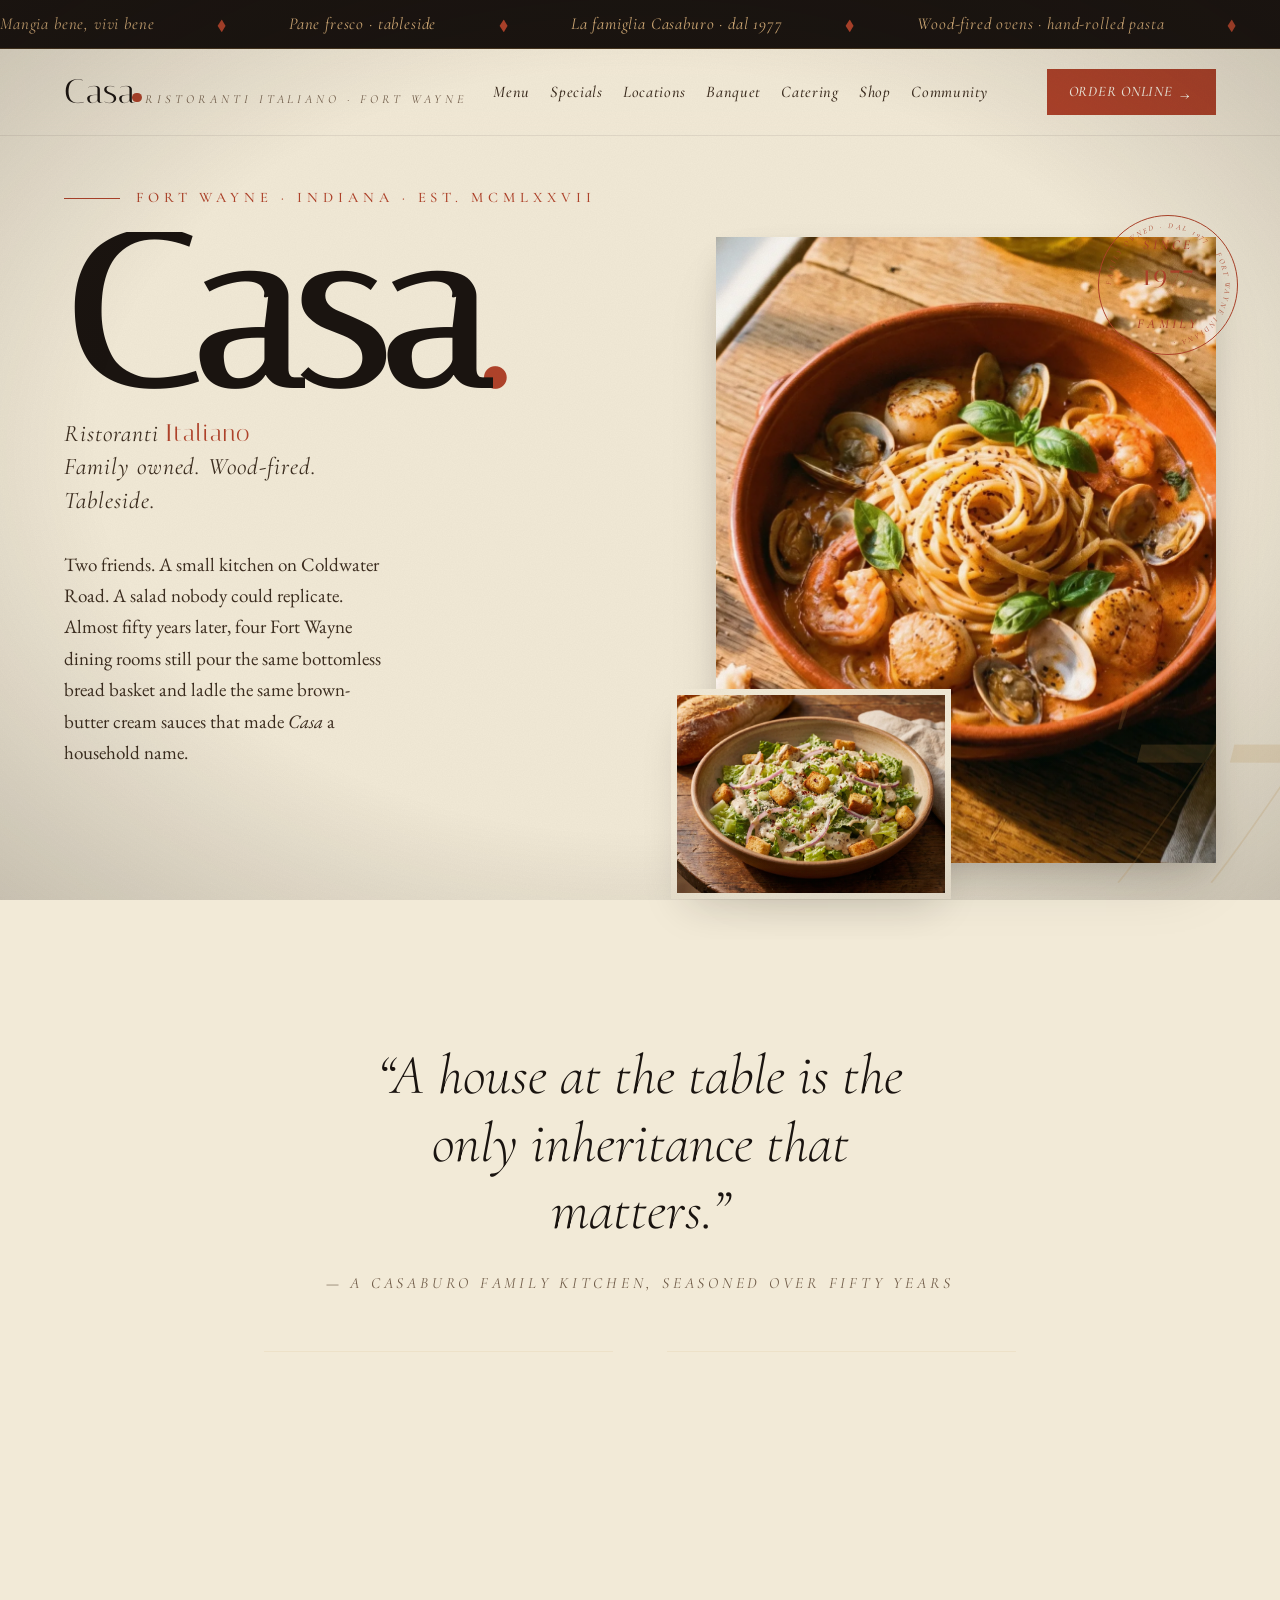
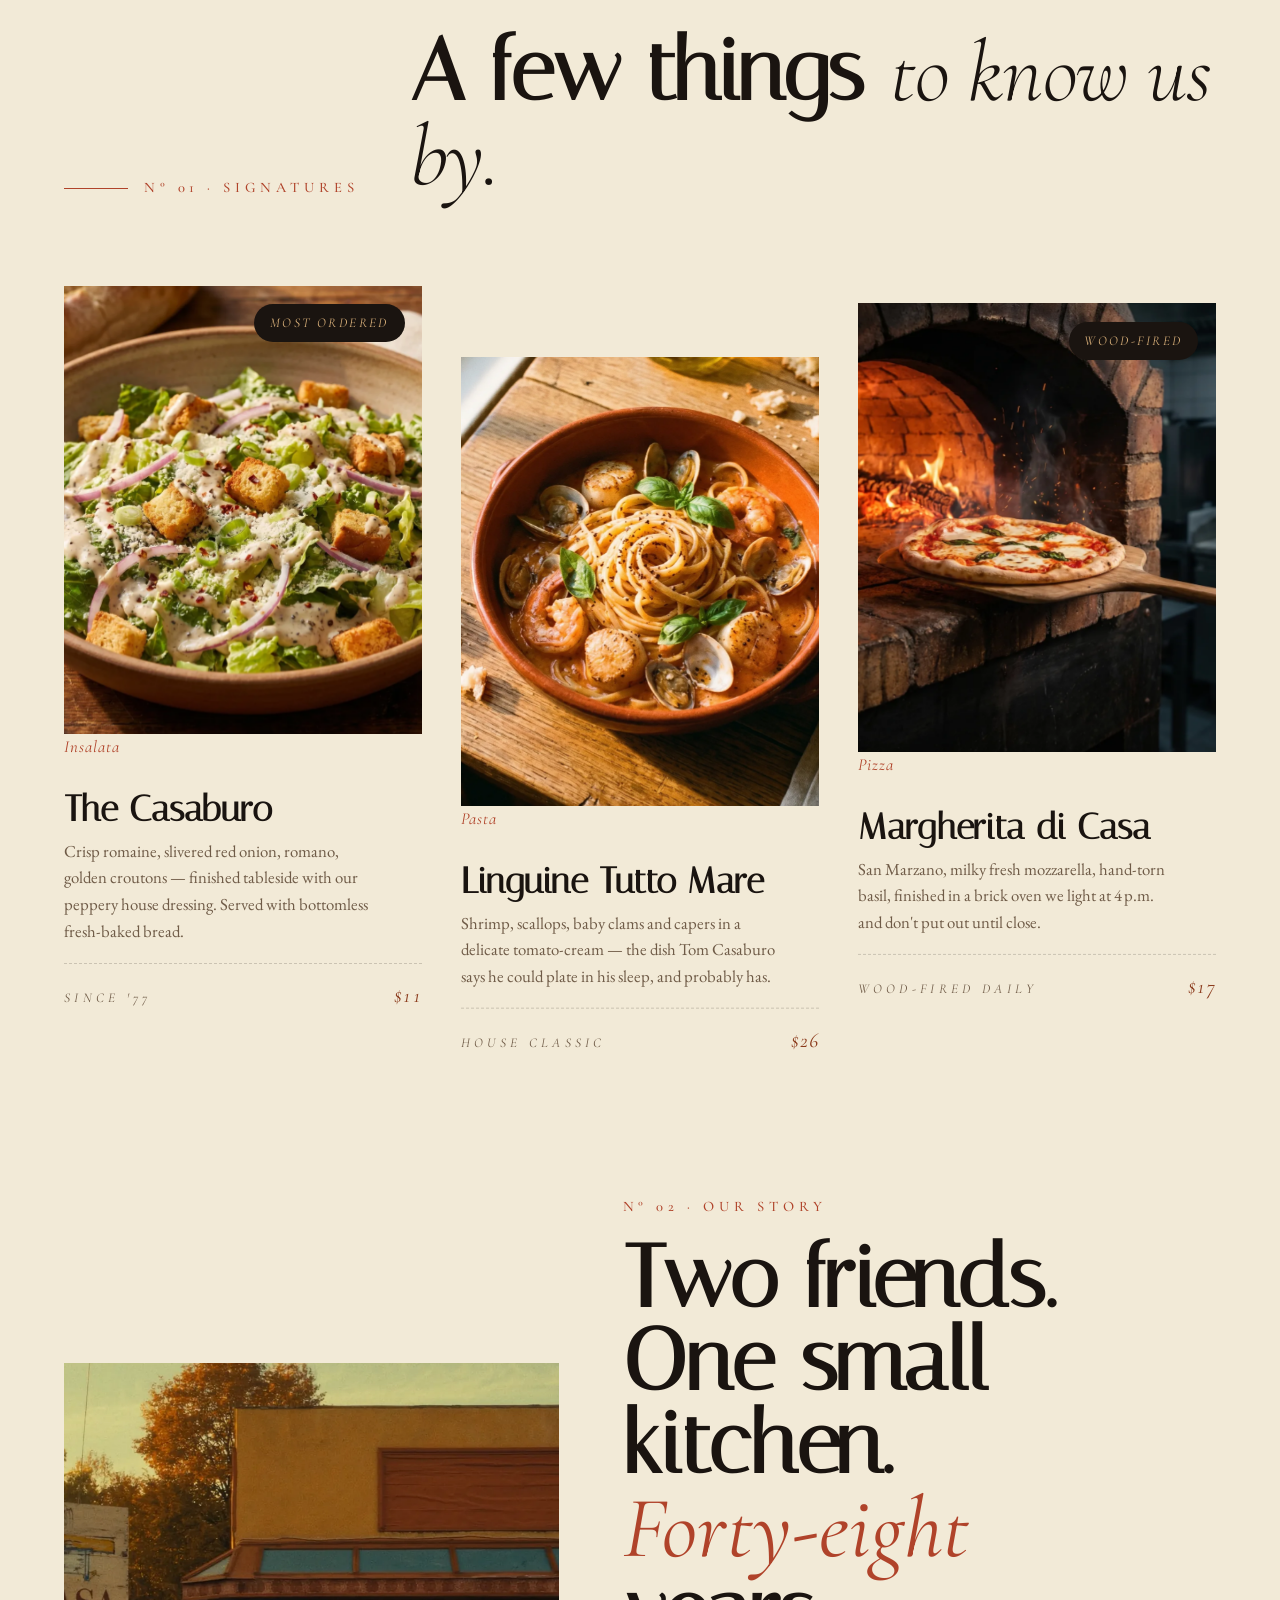
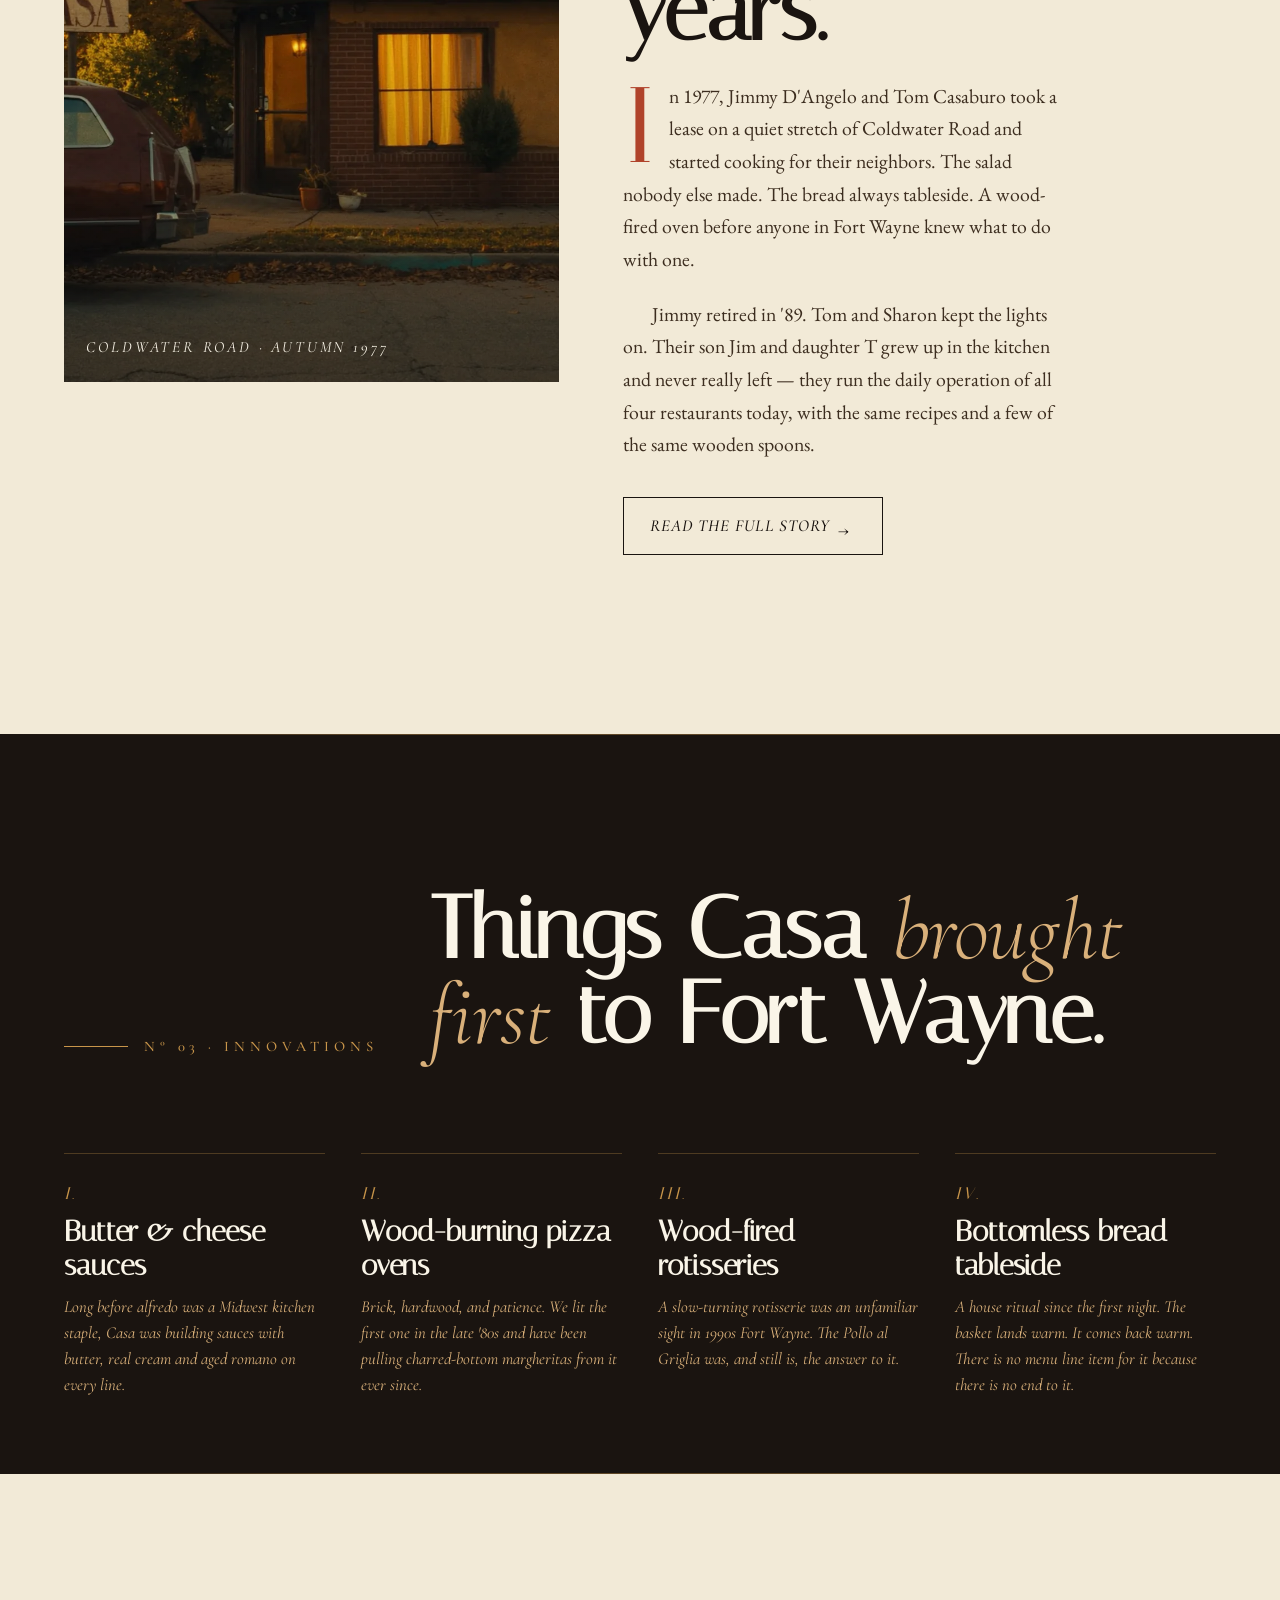
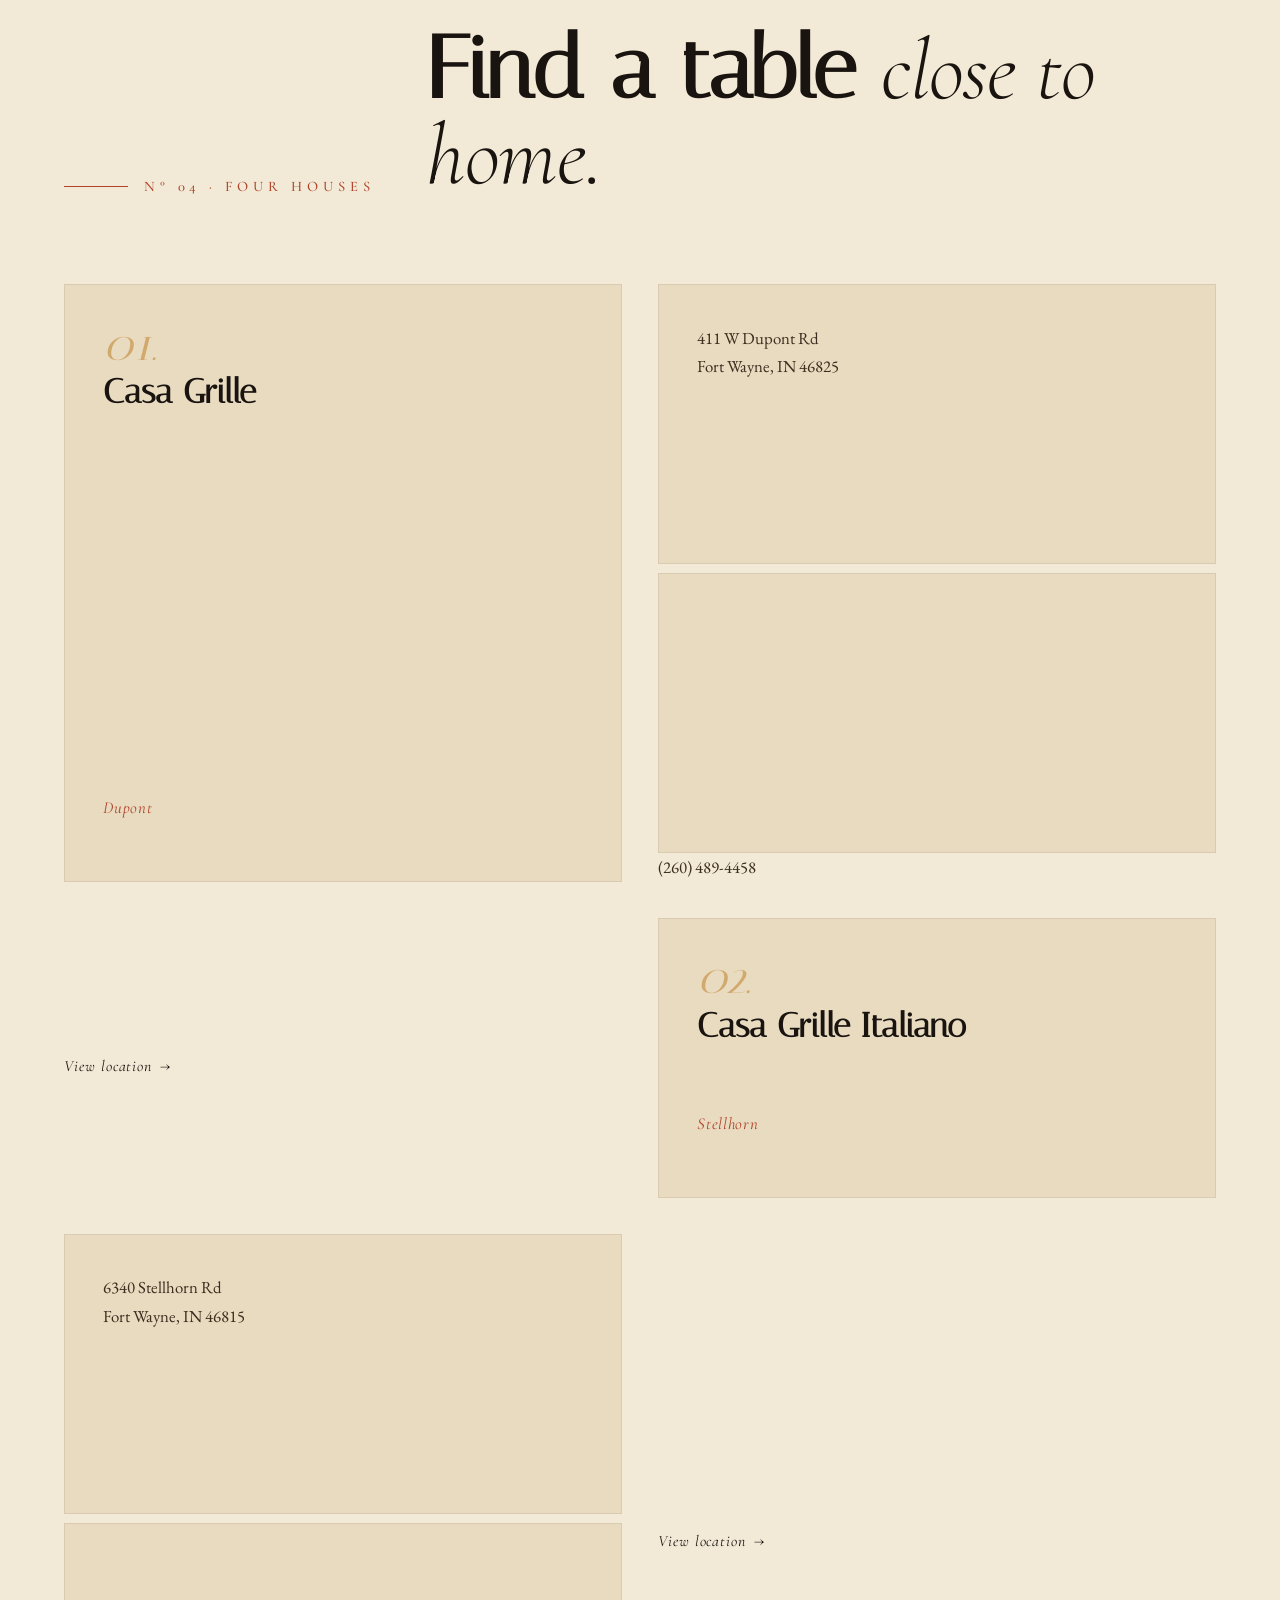
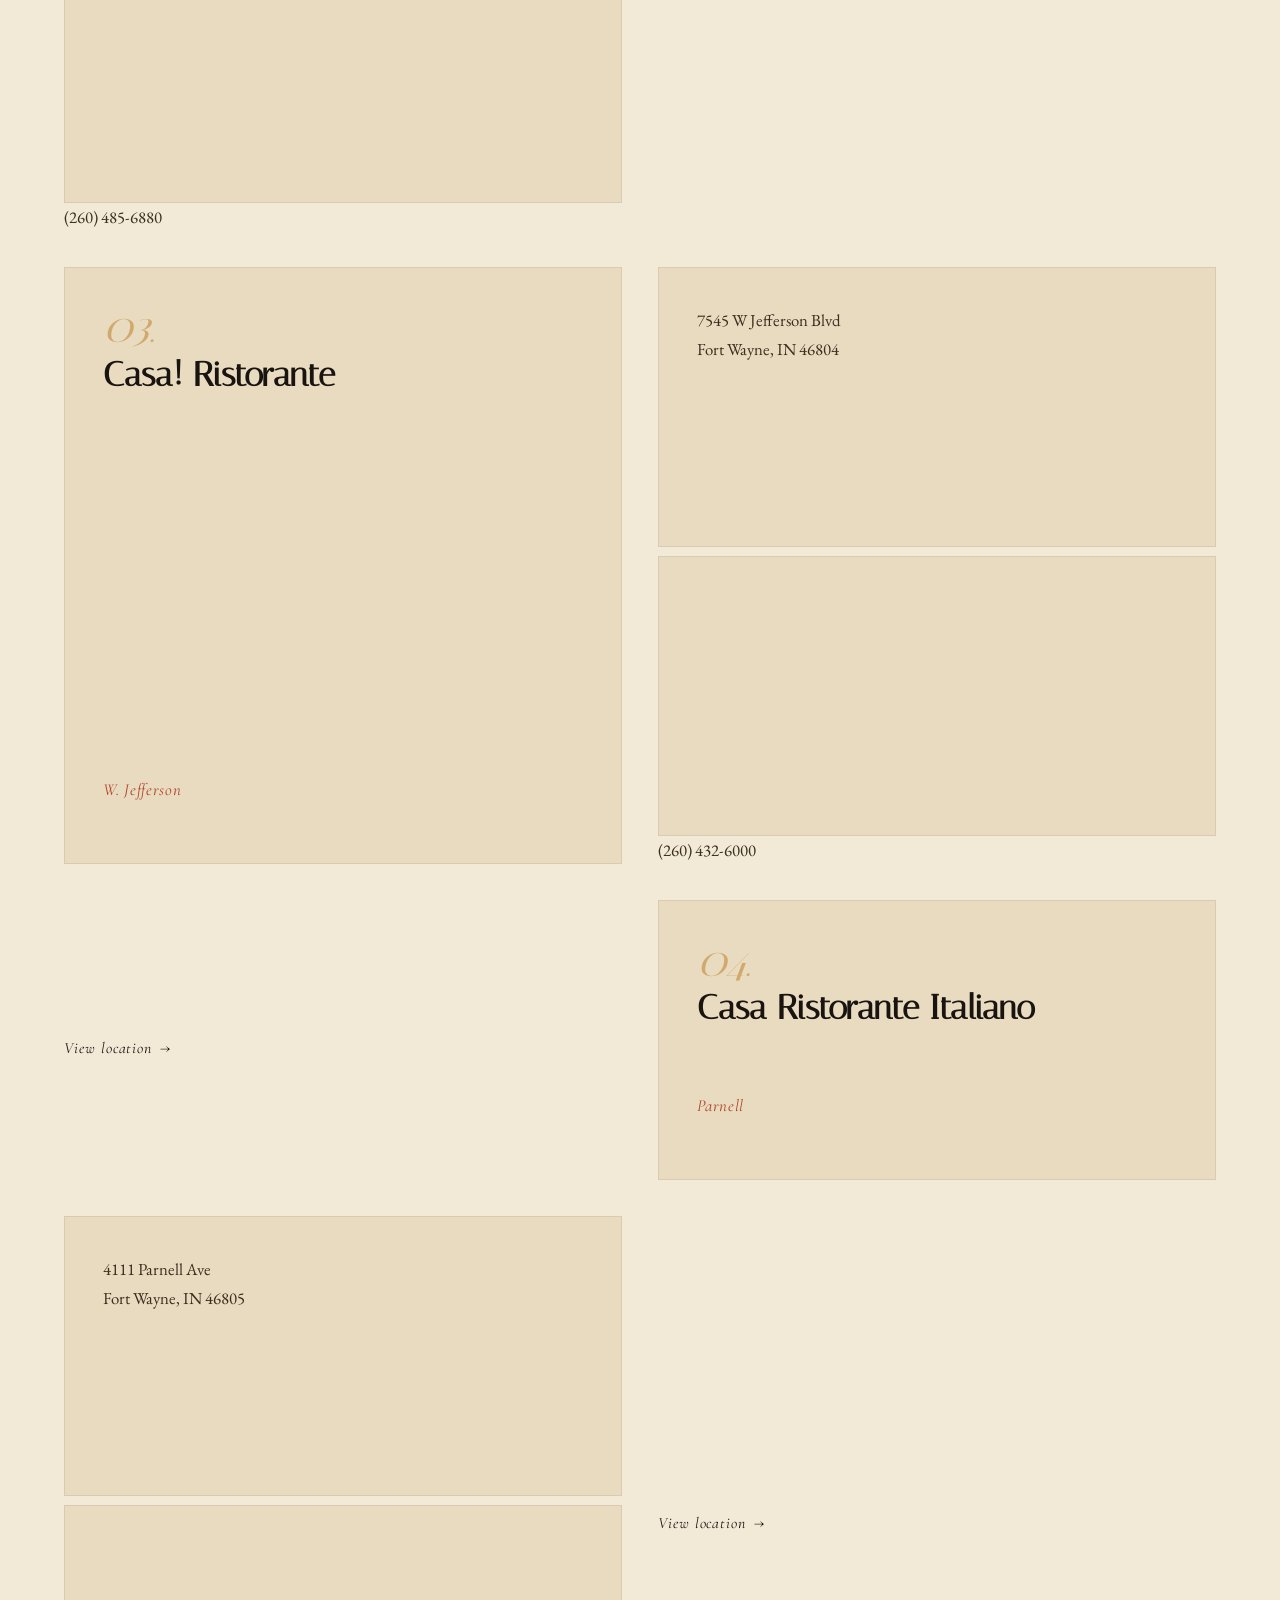
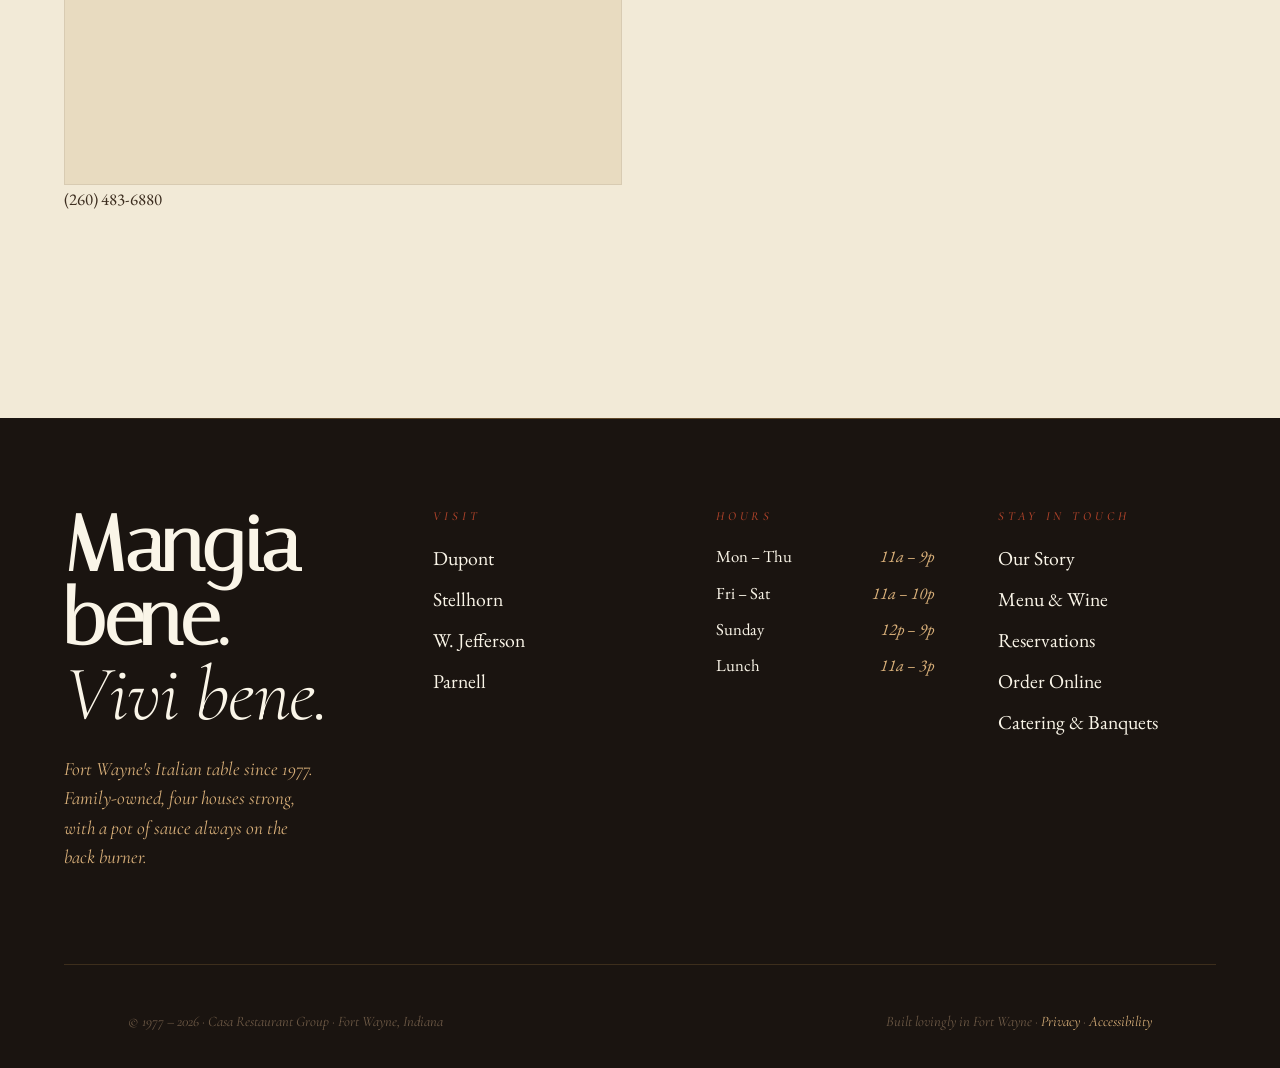
<file: index.html>
<!DOCTYPE html>
<html lang="en">
<head>
  <meta charset="UTF-8" />
  <meta name="viewport" content="width=device-width, initial-scale=1.0" />
  <title>Casa · Ristoranti Italiano — Family-owned in Fort Wayne since 1977</title>
  <meta name="description" content="Four family-owned Italian restaurants in Fort Wayne, Indiana. Hand-rolled pasta, wood-fired pizza, the renowned Casaburo Salad, and complimentary fresh-baked bread tableside. Since 1977." />
  <meta name="theme-color" content="#F2EAD7" />
  <link rel="icon" type="image/svg+xml" href="assets/svg/diamond.svg" />

  <!-- Fonts -->
  <link rel="preconnect" href="https://fonts.googleapis.com" />
  <link rel="preconnect" href="https://fonts.gstatic.com" crossorigin />
  <link href="https://fonts.googleapis.com/css2?family=Italiana&family=EB+Garamond:ital,wght@0,400;0,500;0,600;1,400;1,500&family=Cormorant+Garamond:ital,wght@0,300;0,400;0,500;1,300;1,400;1,500&display=swap" rel="stylesheet" />

  <!-- Styles -->
  <link rel="stylesheet" href="assets/css/tokens.css" />
  <link rel="stylesheet" href="assets/css/base.css" />
  <link rel="stylesheet" href="assets/css/typography.css" />
  <link rel="stylesheet" href="assets/css/layout.css" />
  <link rel="stylesheet" href="assets/css/home.css" />

  <!-- Open Graph -->
  <meta property="og:title" content="Casa · Ristoranti Italiano" />
  <meta property="og:description" content="Family-owned Italian. Fort Wayne. Since 1977." />
  <meta property="og:image" content="assets/img/hero-linguine.webp" />
  <meta property="og:type" content="website" />
</head>
<body>
  <a href="#main" class="skip">Skip to content</a>

  <!-- ========== Marquee strip ========== -->
  <div class="marquee" aria-hidden="true">
    <div class="marquee__track">
      <div class="marquee__row">
        <span class="marquee__item">Mangia bene, vivi bene</span>
        <span class="marquee__dot">◆</span>
        <span class="marquee__item">Pane fresco · tableside</span>
        <span class="marquee__dot">◆</span>
        <span class="marquee__item">La famiglia Casaburo · dal 1977</span>
        <span class="marquee__dot">◆</span>
        <span class="marquee__item">Wood-fired ovens · hand-rolled pasta</span>
        <span class="marquee__dot">◆</span>
        <span class="marquee__item">Quattro ristoranti · una famiglia</span>
        <span class="marquee__dot">◆</span>
      </div>
      <div class="marquee__row" aria-hidden="true">
        <span class="marquee__item">Mangia bene, vivi bene</span>
        <span class="marquee__dot">◆</span>
        <span class="marquee__item">Pane fresco · tableside</span>
        <span class="marquee__dot">◆</span>
        <span class="marquee__item">La famiglia Casaburo · dal 1977</span>
        <span class="marquee__dot">◆</span>
        <span class="marquee__item">Wood-fired ovens · hand-rolled pasta</span>
        <span class="marquee__dot">◆</span>
        <span class="marquee__item">Quattro ristoranti · una famiglia</span>
        <span class="marquee__dot">◆</span>
      </div>
    </div>
  </div>

  <!-- ========== Navigation ========== -->
  <header class="nav" id="site-nav">
    <div class="shell shell--wide nav__inner">
      <a href="index.html" class="nav__brand" aria-label="Casa, home">
        <span class="nav__brand-mark">Casa</span>
        <span class="nav__brand-meta">Ristoranti Italiano · Fort Wayne</span>
      </a>

      <nav class="nav__menu" aria-label="Primary">
        <a href="menu.html" class="nav__link">Menu</a>
        <a href="specials.html" class="nav__link">Specials</a>
        <a href="locations.html" class="nav__link">Locations</a>
        <a href="banquet.html" class="nav__link">Banquet</a>
        <a href="catering.html" class="nav__link">Catering</a>
        <a href="shop.html" class="nav__link">Shop</a>
        <a href="community.html" class="nav__link">Community</a>
      </nav>

      <div class="nav__cta">
        <a href="order.html" class="btn btn--small">Order Online <span class="btn__arrow" aria-hidden="true">→</span></a>
      </div>

      <button class="nav__burger" aria-label="Open menu" aria-expanded="false" aria-controls="site-nav">
        <span></span><span></span><span></span>
      </button>
    </div>
  </header>

  <main id="main">
    <!-- ========== HERO ========== -->
    <section class="hero">
      <div class="shell shell--wide hero__inner">
        <div class="hero__text">
          <div class="hero__eyebrow">
            <span class="hero__rule"></span>
            <span class="t-eyebrow">Fort Wayne · Indiana · est. MCMLXXVII</span>
          </div>

          <h1 class="hero__title reveal--mask"><span>Casa</span></h1>

          <p class="hero__sub">
            <em>Ristoranti</em> <strong>Italiano</strong><br />
            Family owned. Wood-fired. <em>Tableside.</em>
          </p>

          <p class="hero__lede reveal" style="--reveal-delay: 0.2s">
            Two friends. A small kitchen on Coldwater Road. A salad nobody could replicate. Almost fifty years later, four Fort Wayne dining rooms still pour the same bottomless bread basket and ladle the same brown-butter cream sauces that made <em>Casa</em> a household name.
          </p>

          <div class="hero__cta reveal" style="--reveal-delay: 0.35s">
            <a href="order.html" class="btn">Order Online <span class="btn__arrow" aria-hidden="true">→</span></a>
            <a href="menu.html" class="btn btn--ghost">Read the Menu</a>
          </div>
        </div>

        <div class="hero__media reveal" style="--reveal-delay: 0.1s">
          <div class="hero__primary">
            <img src="assets/img/hero-linguine.webp" alt="Overhead plate of Linguine Tutto Mare in a deep terracotta bowl on a Tuscan oak table." />
          </div>
          <div class="hero__secondary">
            <img src="assets/img/casaburo-salad.webp" alt="The Casaburo Salad — chopped romaine, romano cheese, croutons, in a wide ceramic bowl." />
          </div>
          <div class="hero__stamp" aria-hidden="true">
            <span class="stamp">
              <span class="stamp__inner">
                Since<br/>
                <span class="stamp__year">1977</span><br/>
                Family
              </span>
              <svg viewBox="0 0 200 200">
                <defs>
                  <path id="stamp-circle-hero" d="M 100,100 m -82,0 a 82,82 0 1,1 164,0 a 82,82 0 1,1 -164,0" />
                </defs>
                <text fill="currentColor" font-family="'Cormorant Garamond', serif" font-style="italic" font-size="11" letter-spacing="3">
                  <textPath href="#stamp-circle-hero" startOffset="0%">FAMILY OWNED · DAL 1977 · FORT WAYNE INDIANA · </textPath>
                </text>
              </svg>
            </span>
          </div>
        </div>

        <div class="hero__bg-mark" aria-hidden="true">'77</div>
      </div>
    </section>

    <!-- ========== Quote band ========== -->
    <section class="quote-band">
      <div class="shell shell--narrow">
        <p class="quote-band__pull reveal">
          &ldquo;A house at the table is the only inheritance that matters.&rdquo;
        </p>
        <p class="quote-band__attr reveal" style="--reveal-delay: 0.15s">— A Casaburo family kitchen, seasoned over fifty years</p>
        <hr class="rule rule--ornate" style="margin-top: 2.5rem;">
      </div>
    </section>

    <!-- ========== Signature dishes triptych ========== -->
    <section class="dishes">
      <div class="shell shell--wide">
        <div class="section-head reveal">
          <div class="section-head__label">
            <span class="section-head__rule"></span>
            <span class="t-eyebrow">N&deg; 01 · Signatures</span>
          </div>
          <h2 class="section-head__title">A few things <span class="flourish">to know us by.</span></h2>
        </div>

        <div class="dishes__grid">
          <article class="dish reveal">
            <div class="dish__frame">
              <img src="assets/img/casaburo-salad.webp" alt="A wide ceramic bowl of the Casaburo Salad with chopped romaine, romano cheese, peppery dressing." />
              <span class="badge">Most ordered</span>
            </div>
            <span class="dish__italian">Insalata</span>
            <h3 class="dish__name">The Casaburo</h3>
            <p class="dish__desc">Crisp romaine, slivered red onion, romano, golden croutons — finished tableside with our peppery house dressing. Served with bottomless fresh-baked bread.</p>
            <div class="dish__meta">
              <span class="dish__num">Since '77</span>
              <span class="t-price">$11</span>
            </div>
          </article>

          <article class="dish reveal" style="--reveal-delay: 0.15s">
            <div class="dish__frame">
              <img src="assets/img/hero-linguine.webp" alt="A plate of Linguine Tutto Mare with shrimp, scallops, and clams in delicate cream sauce." />
            </div>
            <span class="dish__italian">Pasta</span>
            <h3 class="dish__name">Linguine Tutto&nbsp;Mare</h3>
            <p class="dish__desc">Shrimp, scallops, baby clams and capers in a delicate tomato-cream — the dish Tom Casaburo says he could plate in his sleep, and probably has.</p>
            <div class="dish__meta">
              <span class="dish__num">House classic</span>
              <span class="t-price">$26</span>
            </div>
          </article>

          <article class="dish reveal" style="--reveal-delay: 0.3s">
            <div class="dish__frame">
              <img src="assets/img/wood-fired-pizza.webp" alt="A wood-fired margherita pizza on a wooden peel, sliding into a brick oven." />
              <span class="badge">Wood-fired</span>
            </div>
            <span class="dish__italian">Pizza</span>
            <h3 class="dish__name">Margherita di&nbsp;Casa</h3>
            <p class="dish__desc">San Marzano, milky fresh mozzarella, hand-torn basil, finished in a brick oven we light at 4&thinsp;p.m. and don't put out until close.</p>
            <div class="dish__meta">
              <span class="dish__num">Wood-fired daily</span>
              <span class="t-price">$17</span>
            </div>
          </article>
        </div>
      </div>
    </section>

    <!-- ========== Story preview ========== -->
    <section class="story-preview">
      <div class="shell shell--wide story-preview__inner">
        <div class="story-preview__media reveal">
          <img src="assets/img/storefront-1977.webp" alt="A vintage 1970s photograph of the original Casa storefront on Coldwater Road, warm tungsten light spilling from the windows." />
          <span class="story-preview__media-tag">Coldwater Road · Autumn 1977</span>
        </div>

        <div class="story-preview__text reveal" style="--reveal-delay: 0.2s">
          <span class="t-eyebrow">N&deg; 02 · Our Story</span>
          <h2 class="story-preview__title">
            Two friends.<br />
            One small kitchen.<br />
            <em>Forty-eight</em> years.
          </h2>

          <div class="story-preview__body t-body">
            <p class="dropcap">
              In 1977, Jimmy D'Angelo and Tom Casaburo took a lease on a quiet stretch of Coldwater Road and started cooking for their neighbors. The salad nobody else made. The bread always tableside. A wood-fired oven before anyone in Fort Wayne knew what to do with one.
            </p>
            <p>
              Jimmy retired in '89. Tom and Sharon kept the lights on. Their son Jim and daughter T grew up in the kitchen and never really left — they run the daily operation of all four restaurants today, with the same recipes and a few of the same wooden spoons.
            </p>
          </div>

          <a href="story.html" class="btn btn--ghost" style="margin-top: 2rem;">
            Read the full story <span class="btn__arrow" aria-hidden="true">→</span>
          </a>
        </div>
      </div>
    </section>

    <!-- ========== Innovations strip ========== -->
    <section class="innovations">
      <div class="shell shell--wide">
        <div class="section-head reveal">
          <div class="section-head__label">
            <span class="section-head__rule"></span>
            <span class="t-eyebrow t-eyebrow--gold">N&deg; 03 · Innovations</span>
          </div>
          <h2 class="section-head__title">Things Casa <em class="flourish" style="color: var(--gold-soft)">brought first</em> to Fort Wayne.</h2>
        </div>

        <div class="innovations__grid">
          <article class="innovation reveal">
            <span class="innovation__num">I.</span>
            <h3 class="innovation__title">Butter &amp; cheese sauces</h3>
            <p class="innovation__body">Long before alfredo was a Midwest kitchen staple, Casa was building sauces with butter, real cream and aged romano on every line.</p>
          </article>
          <article class="innovation reveal" style="--reveal-delay: 0.1s">
            <span class="innovation__num">II.</span>
            <h3 class="innovation__title">Wood-burning pizza ovens</h3>
            <p class="innovation__body">Brick, hardwood, and patience. We lit the first one in the late '80s and have been pulling charred-bottom margheritas from it ever since.</p>
          </article>
          <article class="innovation reveal" style="--reveal-delay: 0.2s">
            <span class="innovation__num">III.</span>
            <h3 class="innovation__title">Wood-fired rotisseries</h3>
            <p class="innovation__body">A slow-turning rotisserie was an unfamiliar sight in 1990s Fort Wayne. The Pollo al Griglia was, and still is, the answer to it.</p>
          </article>
          <article class="innovation reveal" style="--reveal-delay: 0.3s">
            <span class="innovation__num">IV.</span>
            <h3 class="innovation__title">Bottomless bread tableside</h3>
            <p class="innovation__body">A house ritual since the first night. The basket lands warm. It comes back warm. There is no menu line item for it because there is no end to it.</p>
          </article>
        </div>
      </div>
    </section>

    <!-- ========== Locations ========== -->
    <section class="locations">
      <div class="shell shell--wide">
        <div class="section-head reveal">
          <div class="section-head__label">
            <span class="section-head__rule"></span>
            <span class="t-eyebrow">N&deg; 04 · Four Houses</span>
          </div>
          <h2 class="section-head__title">Find a table <em class="flourish">close to home.</em></h2>
        </div>

        <div class="locations__grid" id="locations-grid">
          <a href="locations.html#dupont" class="location-card reveal">
            <span class="location-card__num">01.</span>
            <h3 class="location-card__name">Casa Grille</h3>
            <span class="location-card__sub">Dupont</span>
            <div class="location-card__details">
              <p>411 W Dupont Rd<br/>Fort Wayne, IN 46825</p>
              <p style="margin-top: 0.5rem;"><a href="tel:+12604894458">(260) 489-4458</a></p>
            </div>
            <span class="location-card__cta">View location</span>
          </a>

          <a href="locations.html#stellhorn" class="location-card reveal" style="--reveal-delay: 0.1s">
            <span class="location-card__num">02.</span>
            <h3 class="location-card__name">Casa Grille Italiano</h3>
            <span class="location-card__sub">Stellhorn</span>
            <div class="location-card__details">
              <p>6340 Stellhorn Rd<br/>Fort Wayne, IN 46815</p>
              <p style="margin-top: 0.5rem;"><a href="tel:+12604856880">(260) 485-6880</a></p>
            </div>
            <span class="location-card__cta">View location</span>
          </a>

          <a href="locations.html#jefferson" class="location-card reveal" style="--reveal-delay: 0.2s">
            <span class="location-card__num">03.</span>
            <h3 class="location-card__name">Casa! Ristorante</h3>
            <span class="location-card__sub">W. Jefferson</span>
            <div class="location-card__details">
              <p>7545 W Jefferson Blvd<br/>Fort Wayne, IN 46804</p>
              <p style="margin-top: 0.5rem;"><a href="tel:+12604326000">(260) 432-6000</a></p>
            </div>
            <span class="location-card__cta">View location</span>
          </a>

          <a href="locations.html#parnell" class="location-card reveal" style="--reveal-delay: 0.3s">
            <span class="location-card__num">04.</span>
            <h3 class="location-card__name">Casa Ristorante Italiano</h3>
            <span class="location-card__sub">Parnell</span>
            <div class="location-card__details">
              <p>4111 Parnell Ave<br/>Fort Wayne, IN 46805</p>
              <p style="margin-top: 0.5rem;"><a href="tel:+12604836880">(260) 483-6880</a></p>
            </div>
            <span class="location-card__cta">View location</span>
          </a>
        </div>
      </div>
    </section>
  </main>

  <!-- ========== Footer ========== -->
  <footer class="footer">
    <div class="shell shell--wide">
      <div class="footer__inner">
        <div class="footer__brand">
          <h2 class="footer__head">Mangia bene.<br/><em class="flourish">Vivi bene.</em></h2>
          <p class="footer__lede">Fort Wayne's Italian table since 1977. Family-owned, four houses strong, with a pot of sauce always on the back burner.</p>
        </div>

        <div class="footer__col">
          <h4>Visit</h4>
          <ul>
            <li><a href="locations.html#dupont">Dupont</a></li>
            <li><a href="locations.html#stellhorn">Stellhorn</a></li>
            <li><a href="locations.html#jefferson">W. Jefferson</a></li>
            <li><a href="locations.html#parnell">Parnell</a></li>
          </ul>
        </div>

        <div class="footer__col">
          <h4>Hours</h4>
          <ul class="footer__hours">
            <li><span>Mon &ndash; Thu</span><span>11a &ndash; 9p</span></li>
            <li><span>Fri &ndash; Sat</span><span>11a &ndash; 10p</span></li>
            <li><span>Sunday</span><span>12p &ndash; 9p</span></li>
            <li><span>Lunch</span><span>11a &ndash; 3p</span></li>
          </ul>
        </div>

        <div class="footer__col">
          <h4>Stay in Touch</h4>
          <ul>
            <li><a href="story.html">Our Story</a></li>
            <li><a href="menu.html">Menu &amp; Wine</a></li>
            <li><a href="reservations.html">Reservations</a></li>
            <li><a href="order.html">Order Online</a></li>
            <li><a href="#">Catering &amp; Banquets</a></li>
          </ul>
        </div>
      </div>

      <hr class="footer__rule" />
      <div class="shell shell--wide footer__legal">
        <span>&copy; 1977 &ndash; <span id="year"></span> · Casa Restaurant Group · Fort Wayne, Indiana</span>
        <span>Built lovingly in Fort Wayne · <a href="#">Privacy</a> · <a href="#">Accessibility</a></span>
      </div>
    </div>
  </footer>

  <script type="module" src="assets/js/main.js"></script>
</body>
</html>
</file>
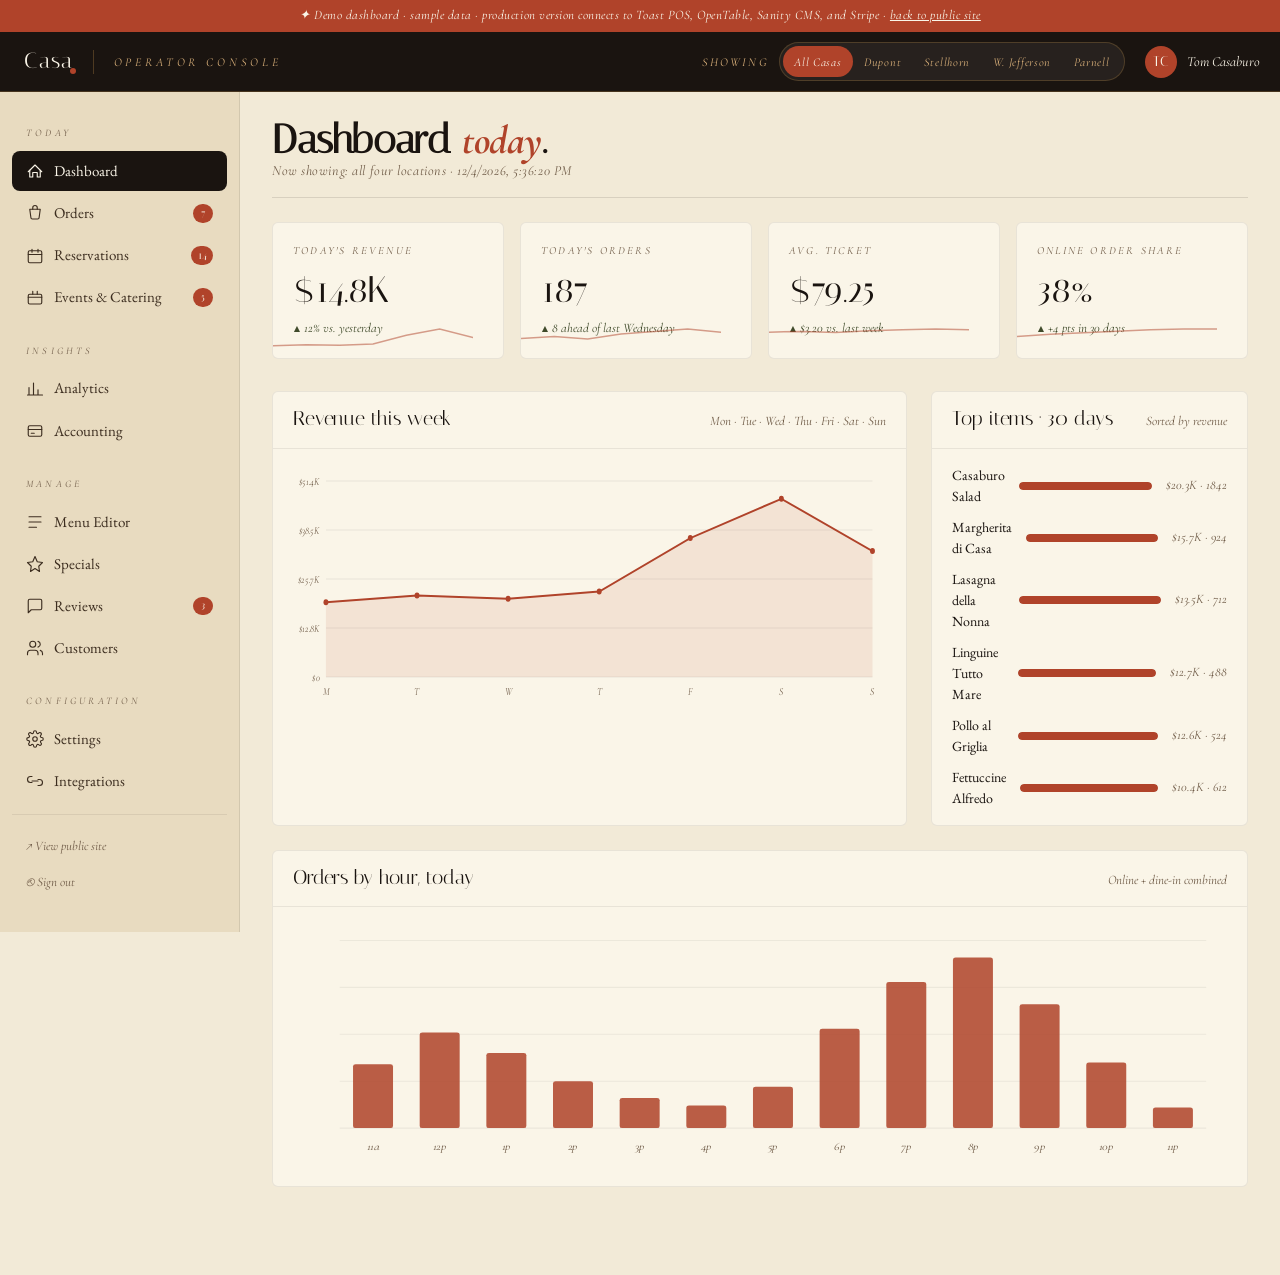
<file: admin/index.html>
<!DOCTYPE html>
<html lang="en">
<head>
  <meta charset="UTF-8" />
  <meta name="viewport" content="width=device-width, initial-scale=1.0" />
  <title>Casa · Admin</title>
  <meta name="description" content="Casa Restaurant Group operator dashboard — orders, analytics, accounting, menu, specials, events, reservations, reviews, and settings across all four Fort Wayne locations." />
  <meta name="theme-color" content="#1A1410" />
  <meta name="robots" content="noindex" />
  <link rel="icon" type="image/svg+xml" href="../assets/svg/diamond.svg" />

  <link rel="preconnect" href="https://fonts.googleapis.com" />
  <link rel="preconnect" href="https://fonts.gstatic.com" crossorigin />
  <link href="https://fonts.googleapis.com/css2?family=Italiana&family=EB+Garamond:ital,wght@0,400;0,500;0,600;1,400;1,500&family=Cormorant+Garamond:ital,wght@0,300;0,400;0,500;1,300;1,400;1,500&display=swap" rel="stylesheet" />

  <link rel="stylesheet" href="admin.css" />
</head>
<body>

<!-- Demo banner -->
<div class="demo-banner">
  ✦ Demo dashboard · sample data · production version connects to Toast POS, OpenTable, Sanity CMS, and Stripe ·
  <a href="../index.html">back to public site</a>
</div>

<div class="app">
  <!-- ===== Topbar ===== -->
  <header class="topbar">
    <a href="index.html" class="topbar__brand" aria-label="Casa Admin home">
      <span class="topbar__brand-mark">Casa</span>
    </a>
    <span class="topbar__divider"></span>
    <span class="topbar__label">Operator Console</span>

    <div class="loc-switch" role="group" aria-label="Location filter">
      <span class="loc-switch__label">Showing</span>
      <div class="loc-switch__group" id="loc-switch">
        <button type="button" class="loc-switch__btn is-active" data-loc="all">All Casas</button>
        <button type="button" class="loc-switch__btn" data-loc="dupont">Dupont</button>
        <button type="button" class="loc-switch__btn" data-loc="stellhorn">Stellhorn</button>
        <button type="button" class="loc-switch__btn" data-loc="jefferson">W. Jefferson</button>
        <button type="button" class="loc-switch__btn" data-loc="parnell">Parnell</button>
      </div>
    </div>

    <div class="topbar__user">
      <span class="topbar__avatar">TC</span>
      <span style="font-size: 0.875rem;">Tom Casaburo</span>
    </div>
  </header>

  <!-- ===== Sidebar ===== -->
  <nav class="sidebar" aria-label="Admin navigation">
    <div class="sidebar__group">Today</div>
    <button class="nav-tab is-active" data-tab="dashboard">
      <svg viewBox="0 0 24 24" fill="none" stroke-width="1.5" stroke-linecap="round" stroke-linejoin="round"><path d="M3 13l9-9 9 9"/><path d="M5 11v9h4v-6h6v6h4v-9"/></svg>
      <span>Dashboard</span>
    </button>
    <button class="nav-tab" data-tab="orders">
      <svg viewBox="0 0 24 24" fill="none" stroke-width="1.5" stroke-linecap="round" stroke-linejoin="round"><path d="M5 7h14l-1.5 11a2 2 0 0 1-2 2h-7a2 2 0 0 1-2-2L5 7z"/><path d="M9 7V5a3 3 0 0 1 6 0v2"/></svg>
      <span>Orders</span>
      <span class="nav-tab__count" id="orders-badge">7</span>
    </button>
    <button class="nav-tab" data-tab="reservations">
      <svg viewBox="0 0 24 24" fill="none" stroke-width="1.5" stroke-linecap="round" stroke-linejoin="round"><rect x="3" y="5" width="18" height="16" rx="2"/><path d="M3 10h18M8 3v4M16 3v4"/></svg>
      <span>Reservations</span>
      <span class="nav-tab__count" id="resv-badge">14</span>
    </button>
    <button class="nav-tab" data-tab="events">
      <svg viewBox="0 0 24 24" fill="none" stroke-width="1.5" stroke-linecap="round" stroke-linejoin="round"><path d="M5 7h14a2 2 0 0 1 2 2v9a2 2 0 0 1-2 2H5a2 2 0 0 1-2-2V9a2 2 0 0 1 2-2z"/><path d="M3 11h18M9 3v4M15 3v4"/></svg>
      <span>Events &amp; Catering</span>
      <span class="nav-tab__count" id="events-badge">5</span>
    </button>

    <div class="sidebar__group">Insights</div>
    <button class="nav-tab" data-tab="analytics">
      <svg viewBox="0 0 24 24" fill="none" stroke-width="1.5" stroke-linecap="round" stroke-linejoin="round"><path d="M4 20V10M10 20V4M16 20v-7M22 20H2"/></svg>
      <span>Analytics</span>
    </button>
    <button class="nav-tab" data-tab="accounting">
      <svg viewBox="0 0 24 24" fill="none" stroke-width="1.5" stroke-linecap="round" stroke-linejoin="round"><rect x="3" y="5" width="18" height="14" rx="2"/><path d="M3 10h18M7 15h4"/></svg>
      <span>Accounting</span>
    </button>

    <div class="sidebar__group">Manage</div>
    <button class="nav-tab" data-tab="menu">
      <svg viewBox="0 0 24 24" fill="none" stroke-width="1.5" stroke-linecap="round" stroke-linejoin="round"><path d="M4 5h16M4 12h16M4 19h10"/></svg>
      <span>Menu Editor</span>
    </button>
    <button class="nav-tab" data-tab="specials">
      <svg viewBox="0 0 24 24" fill="none" stroke-width="1.5" stroke-linecap="round" stroke-linejoin="round"><polygon points="12 2 15 9 22 10 17 15 18 22 12 18 6 22 7 15 2 10 9 9 12 2"/></svg>
      <span>Specials</span>
    </button>
    <button class="nav-tab" data-tab="reviews">
      <svg viewBox="0 0 24 24" fill="none" stroke-width="1.5" stroke-linecap="round" stroke-linejoin="round"><path d="M21 15a2 2 0 0 1-2 2H7l-4 4V5a2 2 0 0 1 2-2h14a2 2 0 0 1 2 2v10z"/></svg>
      <span>Reviews</span>
      <span class="nav-tab__count" id="reviews-badge">3</span>
    </button>
    <button class="nav-tab" data-tab="customers">
      <svg viewBox="0 0 24 24" fill="none" stroke-width="1.5" stroke-linecap="round" stroke-linejoin="round"><path d="M16 21v-2a4 4 0 0 0-4-4H6a4 4 0 0 0-4 4v2"/><circle cx="9" cy="7" r="4"/><path d="M22 21v-2a4 4 0 0 0-3-3.87"/><path d="M16 3.13a4 4 0 0 1 0 7.75"/></svg>
      <span>Customers</span>
    </button>

    <div class="sidebar__group">Configuration</div>
    <button class="nav-tab" data-tab="settings">
      <svg viewBox="0 0 24 24" fill="none" stroke-width="1.5" stroke-linecap="round" stroke-linejoin="round"><circle cx="12" cy="12" r="3"/><path d="M19.4 15a1.7 1.7 0 0 0 .3 1.8l.1.1a2 2 0 1 1-2.8 2.8l-.1-.1a1.7 1.7 0 0 0-1.8-.3 1.7 1.7 0 0 0-1 1.5V21a2 2 0 1 1-4 0v-.1a1.7 1.7 0 0 0-1.1-1.5 1.7 1.7 0 0 0-1.8.3l-.1.1a2 2 0 1 1-2.8-2.8l.1-.1a1.7 1.7 0 0 0 .3-1.8 1.7 1.7 0 0 0-1.5-1H3a2 2 0 1 1 0-4h.1a1.7 1.7 0 0 0 1.5-1.1 1.7 1.7 0 0 0-.3-1.8l-.1-.1a2 2 0 1 1 2.8-2.8l.1.1a1.7 1.7 0 0 0 1.8.3h.1a1.7 1.7 0 0 0 1-1.5V3a2 2 0 1 1 4 0v.1a1.7 1.7 0 0 0 1 1.5 1.7 1.7 0 0 0 1.8-.3l.1-.1a2 2 0 1 1 2.8 2.8l-.1.1a1.7 1.7 0 0 0-.3 1.8v.1a1.7 1.7 0 0 0 1.5 1H21a2 2 0 1 1 0 4h-.1a1.7 1.7 0 0 0-1.5 1z"/></svg>
      <span>Settings</span>
    </button>
    <button class="nav-tab" data-tab="integrations">
      <svg viewBox="0 0 24 24" fill="none" stroke-width="1.5" stroke-linecap="round" stroke-linejoin="round"><path d="M16 18h2a4 4 0 1 0 0-8h-2"/><path d="M8 6H6a4 4 0 1 0 0 8h2"/><line x1="8" y1="12" x2="16" y2="12"/></svg>
      <span>Integrations</span>
    </button>

    <div class="sidebar__footer">
      <a href="../index.html">↗ View public site</a>
      <a href="#">⎋ Sign out</a>
    </div>
  </nav>

  <!-- ===== Main ===== -->
  <main class="main" id="main">
    <!-- Tab panes are mounted here by admin.js -->
  </main>
</div>

<script type="module" src="admin.js"></script>
</body>
</html>
</file>
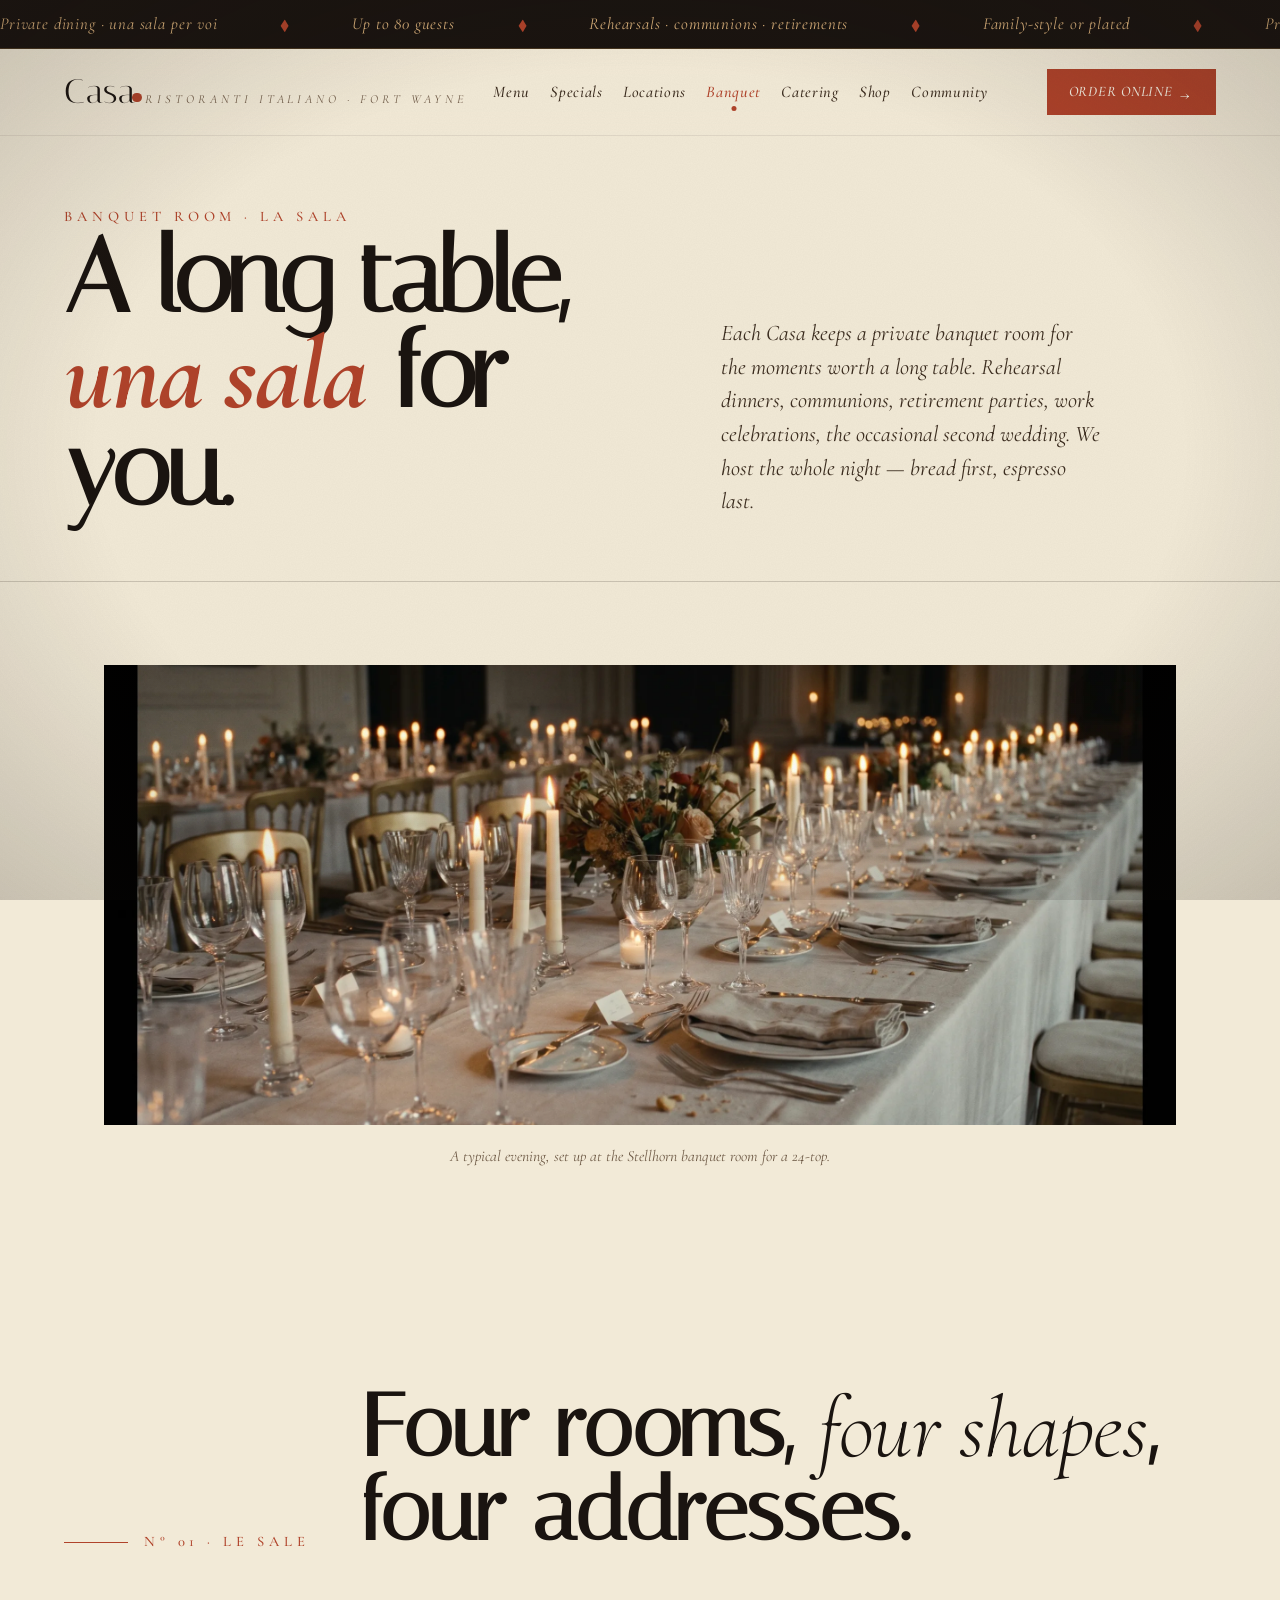
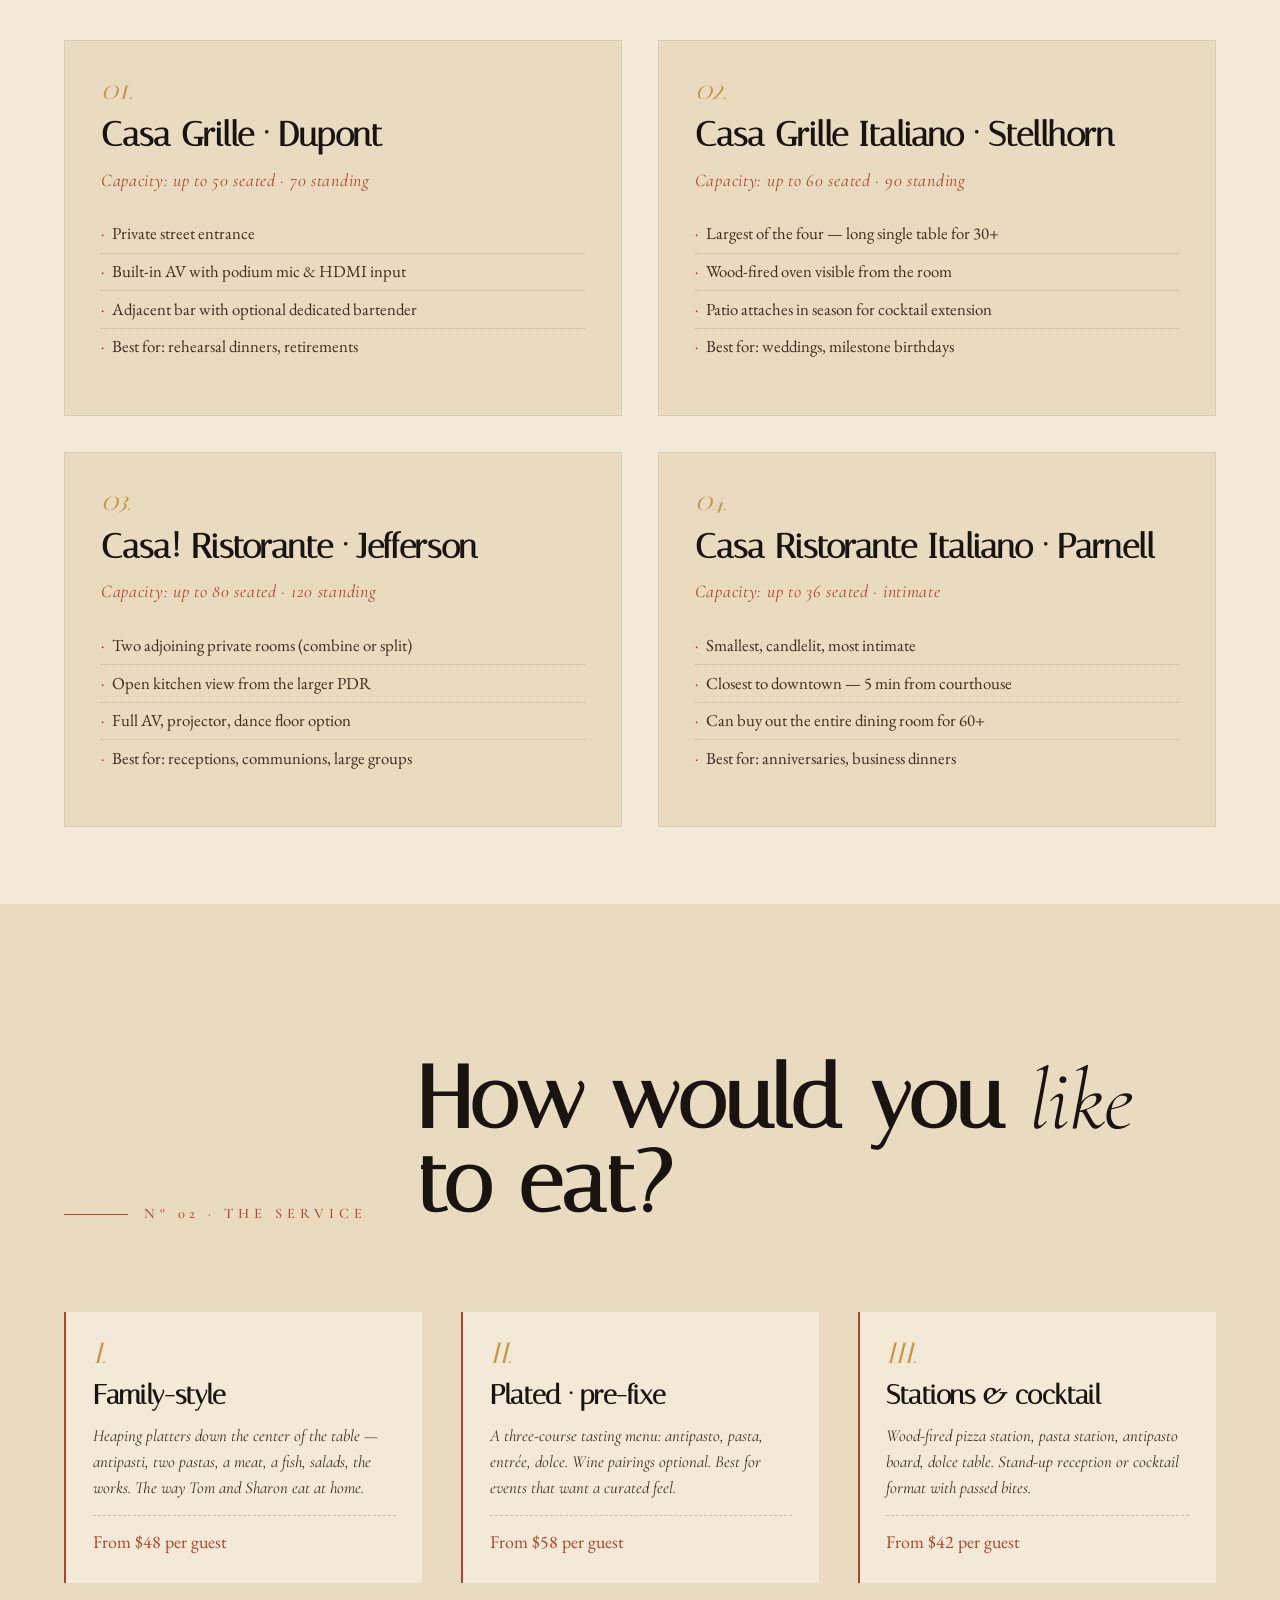
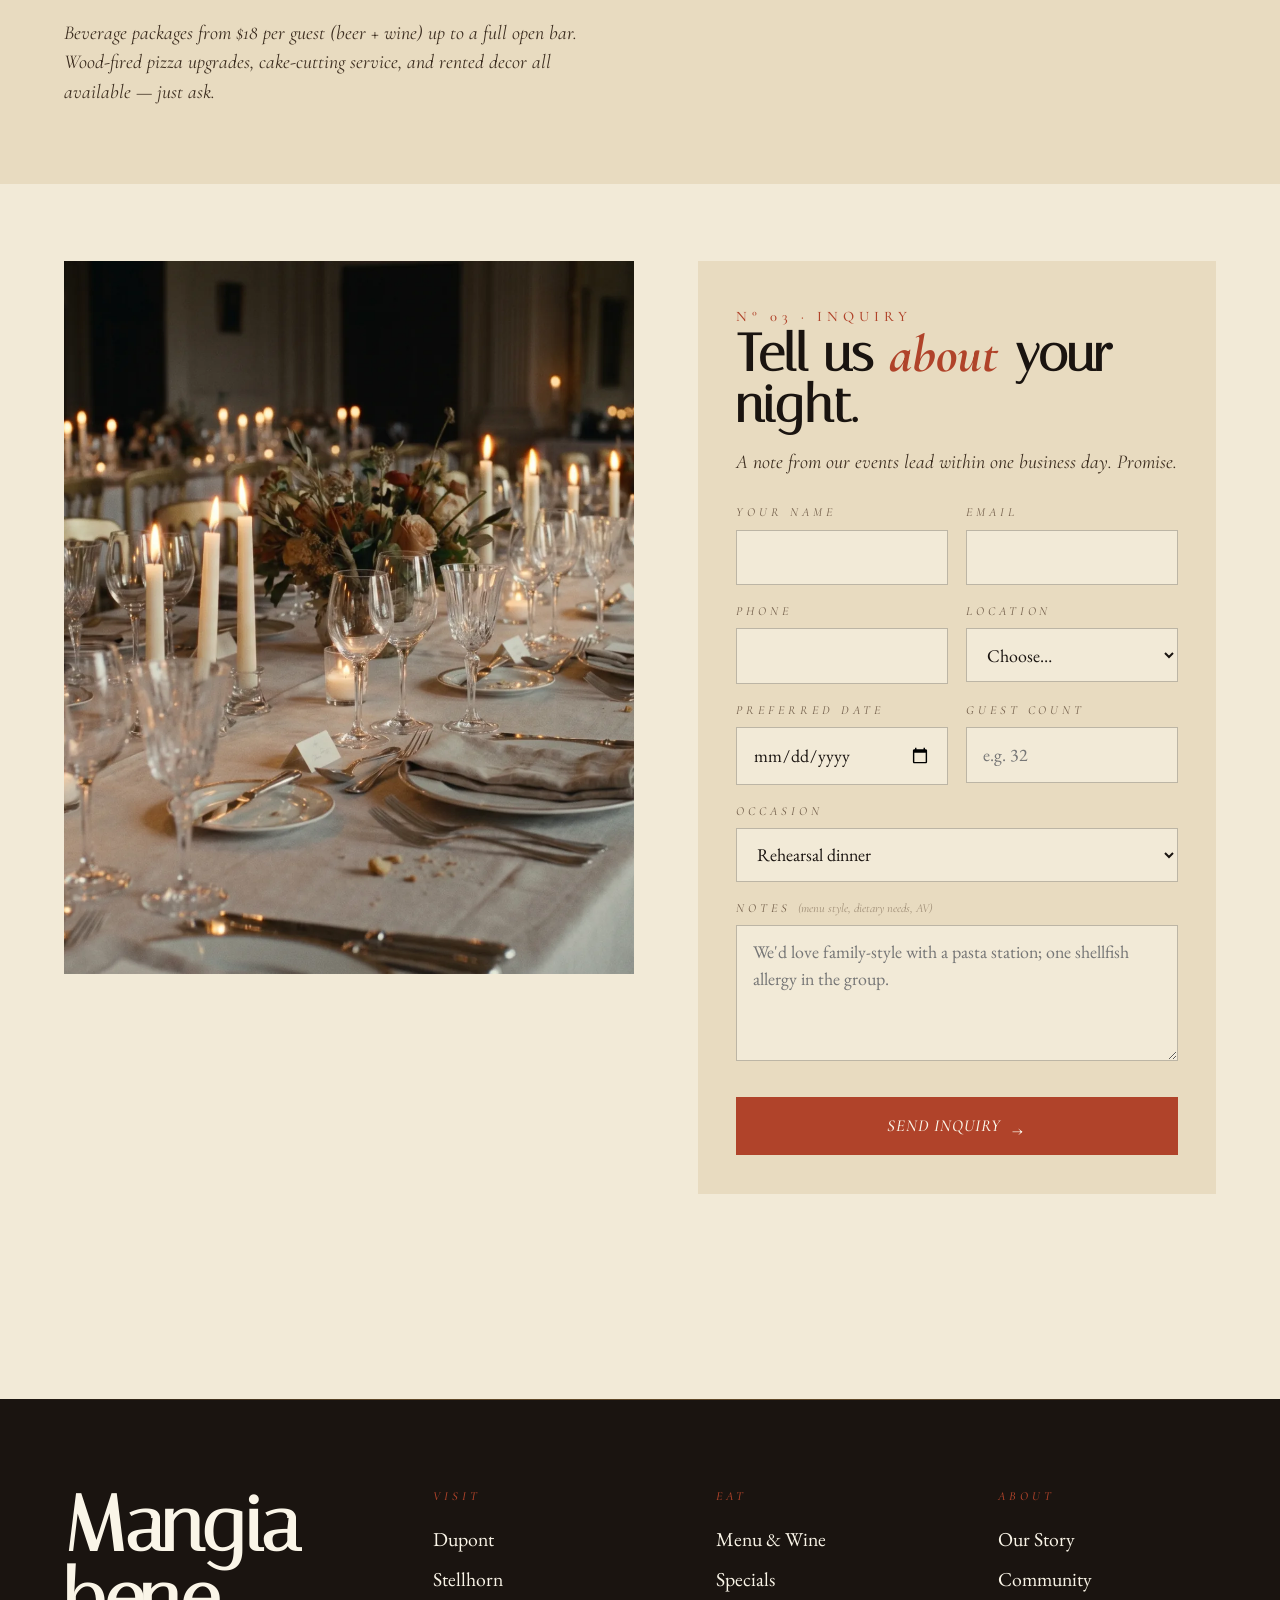
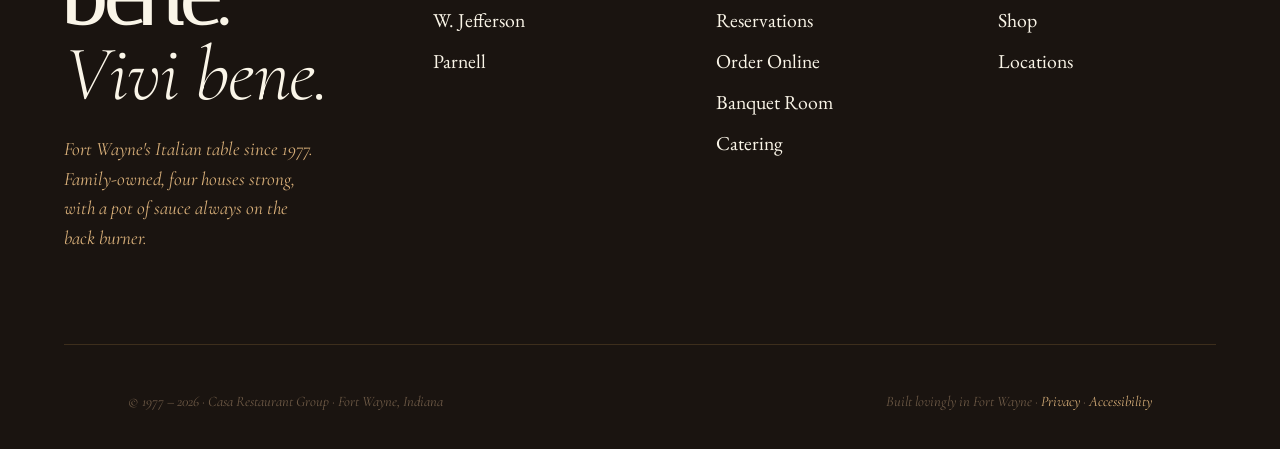
<file: banquet.html>
<!DOCTYPE html>
<html lang="en">
<head>
  <meta charset="UTF-8" />
  <meta name="viewport" content="width=device-width, initial-scale=1.0" />
  <title>Banquet Room · Private Dining · Casa Ristoranti Italiano · Fort Wayne</title>
  <meta name="description" content="Private dining and banquet rooms at all four Casa locations in Fort Wayne. Rehearsal dinners, retirement parties, communions, business dinners — up to 80 guests." />
  <meta name="theme-color" content="#F2EAD7" />
  <link rel="icon" type="image/svg+xml" href="assets/svg/diamond.svg" />

  <link rel="preconnect" href="https://fonts.googleapis.com" />
  <link rel="preconnect" href="https://fonts.gstatic.com" crossorigin />
  <link href="https://fonts.googleapis.com/css2?family=Italiana&family=EB+Garamond:ital,wght@0,400;0,500;0,600;1,400;1,500&family=Cormorant+Garamond:ital,wght@0,300;0,400;0,500;1,300;1,400;1,500&display=swap" rel="stylesheet" />

  <link rel="stylesheet" href="assets/css/tokens.css" />
  <link rel="stylesheet" href="assets/css/base.css" />
  <link rel="stylesheet" href="assets/css/typography.css" />
  <link rel="stylesheet" href="assets/css/layout.css" />
  <link rel="stylesheet" href="assets/css/pages.css" />
</head>
<body>
  <a href="#main" class="skip">Skip to content</a>

  <div class="marquee" aria-hidden="true">
    <div class="marquee__track">
      <div class="marquee__row">
        <span class="marquee__item">Private dining · una sala per voi</span>
        <span class="marquee__dot">◆</span>
        <span class="marquee__item">Up to 80 guests</span>
        <span class="marquee__dot">◆</span>
        <span class="marquee__item">Rehearsals · communions · retirements</span>
        <span class="marquee__dot">◆</span>
        <span class="marquee__item">Family-style or plated</span>
        <span class="marquee__dot">◆</span>
      </div>
      <div class="marquee__row" aria-hidden="true">
        <span class="marquee__item">Private dining · una sala per voi</span>
        <span class="marquee__dot">◆</span>
        <span class="marquee__item">Up to 80 guests</span>
        <span class="marquee__dot">◆</span>
        <span class="marquee__item">Rehearsals · communions · retirements</span>
        <span class="marquee__dot">◆</span>
        <span class="marquee__item">Family-style or plated</span>
        <span class="marquee__dot">◆</span>
      </div>
    </div>
  </div>

  <header class="nav" id="site-nav">
    <div class="shell shell--wide nav__inner">
      <a href="index.html" class="nav__brand"><span class="nav__brand-mark">Casa</span><span class="nav__brand-meta">Ristoranti Italiano · Fort Wayne</span></a>
      <nav class="nav__menu" aria-label="Primary">
        <a href="menu.html" class="nav__link">Menu</a>
        <a href="specials.html" class="nav__link">Specials</a>
        <a href="locations.html" class="nav__link">Locations</a>
        <a href="banquet.html" class="nav__link">Banquet</a>
        <a href="catering.html" class="nav__link">Catering</a>
        <a href="shop.html" class="nav__link">Shop</a>
        <a href="community.html" class="nav__link">Community</a>
      </nav>
      <div class="nav__cta"><a href="order.html" class="btn btn--small">Order Online <span class="btn__arrow">→</span></a></div>
      <button class="nav__burger" aria-label="Open menu" aria-expanded="false"><span></span><span></span><span></span></button>
    </div>
  </header>

  <main id="main">
    <section class="shell shell--wide page-hero">
      <div>
        <span class="t-eyebrow">Banquet Room · La Sala</span>
        <h1 class="page-hero__title reveal">A long table, <em>una sala</em> for you.</h1>
      </div>
      <p class="page-hero__lede reveal" style="--reveal-delay: 0.1s">
        Each Casa keeps a private banquet room for the moments worth a long table. Rehearsal dinners, communions, retirement parties, work celebrations, the occasional second wedding. We host the whole night — bread first, espresso last.
      </p>
    </section>

    <!-- Hero photograph -->
    <section class="shell shell--wide" style="padding-block: clamp(2rem, 5vw, 4rem);">
      <figure class="reveal" style="aspect-ratio: 21/9; overflow: hidden;">
        <img src="assets/img/banquet-room.webp" alt="A long farmhouse table set for 24 with white linen, lit candles, terracotta plates, in a private Casa banquet room." style="width: 100%; height: 100%; object-fit: cover;" />
      </figure>
      <p style="font-family: var(--font-italic); font-style: italic; color: var(--ink-mute); font-size: 0.875rem; margin-top: 0.75rem; text-align: center;">A typical evening, set up at the Stellhorn banquet room for a 24-top.</p>
    </section>

    <!-- Per-location banquet rooms -->
    <section class="banquet-rooms shell shell--wide">
      <div class="section-head reveal">
        <div class="section-head__label">
          <span class="section-head__rule"></span>
          <span class="t-eyebrow">N&deg; 01 · Le Sale</span>
        </div>
        <h2 class="section-head__title">Four rooms, <em class="flourish">four shapes</em>, four addresses.</h2>
      </div>

      <div class="banquet-rooms__grid">
        <article class="b-room reveal">
          <span class="b-room__num">01.</span>
          <h3 class="b-room__name">Casa Grille · Dupont</h3>
          <span class="b-room__capacity">Capacity: up to 50 seated · 70 standing</span>
          <div class="b-room__details">
            <ul>
              <li>Private street entrance</li>
              <li>Built-in AV with podium mic &amp; HDMI input</li>
              <li>Adjacent bar with optional dedicated bartender</li>
              <li>Best for: rehearsal dinners, retirements</li>
            </ul>
          </div>
        </article>

        <article class="b-room reveal" style="--reveal-delay: 0.05s">
          <span class="b-room__num">02.</span>
          <h3 class="b-room__name">Casa Grille Italiano · Stellhorn</h3>
          <span class="b-room__capacity">Capacity: up to 60 seated · 90 standing</span>
          <div class="b-room__details">
            <ul>
              <li>Largest of the four — long single table for 30+</li>
              <li>Wood-fired oven visible from the room</li>
              <li>Patio attaches in season for cocktail extension</li>
              <li>Best for: weddings, milestone birthdays</li>
            </ul>
          </div>
        </article>

        <article class="b-room reveal" style="--reveal-delay: 0.1s">
          <span class="b-room__num">03.</span>
          <h3 class="b-room__name">Casa! Ristorante · Jefferson</h3>
          <span class="b-room__capacity">Capacity: up to 80 seated · 120 standing</span>
          <div class="b-room__details">
            <ul>
              <li>Two adjoining private rooms (combine or split)</li>
              <li>Open kitchen view from the larger PDR</li>
              <li>Full AV, projector, dance floor option</li>
              <li>Best for: receptions, communions, large groups</li>
            </ul>
          </div>
        </article>

        <article class="b-room reveal" style="--reveal-delay: 0.15s">
          <span class="b-room__num">04.</span>
          <h3 class="b-room__name">Casa Ristorante Italiano · Parnell</h3>
          <span class="b-room__capacity">Capacity: up to 36 seated · intimate</span>
          <div class="b-room__details">
            <ul>
              <li>Smallest, candlelit, most intimate</li>
              <li>Closest to downtown — 5 min from courthouse</li>
              <li>Can buy out the entire dining room for 60+</li>
              <li>Best for: anniversaries, business dinners</li>
            </ul>
          </div>
        </article>
      </div>
    </section>

    <!-- Menu styles -->
    <section class="b-styles">
      <div class="shell shell--wide">
        <div class="section-head reveal">
          <div class="section-head__label">
            <span class="section-head__rule"></span>
            <span class="t-eyebrow">N&deg; 02 · The Service</span>
          </div>
          <h2 class="section-head__title">How would you <em class="flourish">like</em> to eat?</h2>
        </div>

        <div class="b-styles__grid">
          <article class="b-style reveal">
            <span class="b-style__num">I.</span>
            <h3 class="b-style__name">Family-style</h3>
            <p class="b-style__desc">Heaping platters down the center of the table — antipasti, two pastas, a meat, a fish, salads, the works. The way Tom and Sharon eat at home.</p>
            <span class="b-style__price">From $48 per guest</span>
          </article>

          <article class="b-style reveal" style="--reveal-delay: 0.05s">
            <span class="b-style__num">II.</span>
            <h3 class="b-style__name">Plated · pre-fixe</h3>
            <p class="b-style__desc">A three-course tasting menu: antipasto, pasta, entrée, dolce. Wine pairings optional. Best for events that want a curated feel.</p>
            <span class="b-style__price">From $58 per guest</span>
          </article>

          <article class="b-style reveal" style="--reveal-delay: 0.1s">
            <span class="b-style__num">III.</span>
            <h3 class="b-style__name">Stations &amp; cocktail</h3>
            <p class="b-style__desc">Wood-fired pizza station, pasta station, antipasto board, dolce table. Stand-up reception or cocktail format with passed bites.</p>
            <span class="b-style__price">From $42 per guest</span>
          </article>
        </div>

        <p style="font-family: var(--font-italic); font-style: italic; color: var(--ink-soft); margin-top: 2rem; max-width: 60ch; line-height: 1.5;">
          Beverage packages from $18 per guest (beer + wine) up to a full open bar. Wood-fired pizza upgrades, cake-cutting service, and rented decor all available — just ask.
        </p>
      </div>
    </section>

    <!-- Inquiry form -->
    <section class="shell shell--wide inquire" id="inquire">
      <div class="inquire__media reveal">
        <img src="assets/img/banquet-room.webp" alt="A candlelit banquet table at Casa." />
      </div>
      <div class="inquire__form reveal" style="--reveal-delay: 0.1s">
        <span class="t-eyebrow">N&deg; 03 · Inquiry</span>
        <h2 class="inquire__title">Tell us <em>about</em> your night.</h2>
        <p class="inquire__lede">A note from our events lead within one business day. Promise.</p>

        <form id="banquet-form" novalidate>
          <div class="inquire__row">
            <div class="inquire__field">
              <label for="bf-name">Your Name</label>
              <input id="bf-name" name="name" type="text" required autocomplete="name" />
            </div>
            <div class="inquire__field">
              <label for="bf-email">Email</label>
              <input id="bf-email" name="email" type="email" required autocomplete="email" />
            </div>
          </div>

          <div class="inquire__row">
            <div class="inquire__field">
              <label for="bf-phone">Phone</label>
              <input id="bf-phone" name="phone" type="tel" required autocomplete="tel" />
            </div>
            <div class="inquire__field">
              <label for="bf-loc">Location</label>
              <select id="bf-loc" name="location" required>
                <option value="">Choose…</option>
                <option value="dupont">Casa Grille · Dupont</option>
                <option value="stellhorn">Casa Grille Italiano · Stellhorn</option>
                <option value="jefferson">Casa! Ristorante · Jefferson</option>
                <option value="parnell">Casa Ristorante Italiano · Parnell</option>
                <option value="any">Open to suggestions</option>
              </select>
            </div>
          </div>

          <div class="inquire__row">
            <div class="inquire__field">
              <label for="bf-date">Preferred Date</label>
              <input id="bf-date" name="date" type="date" required />
            </div>
            <div class="inquire__field">
              <label for="bf-guests">Guest Count</label>
              <input id="bf-guests" name="guests" type="number" min="10" max="150" placeholder="e.g. 32" required />
            </div>
          </div>

          <div class="inquire__field">
            <label for="bf-occasion">Occasion</label>
            <select id="bf-occasion" name="occasion">
              <option>Rehearsal dinner</option>
              <option>Wedding reception</option>
              <option>Birthday milestone</option>
              <option>Retirement party</option>
              <option>First Communion / Confirmation</option>
              <option>Business dinner</option>
              <option>Holiday party</option>
              <option>Memorial / celebration of life</option>
              <option>Other</option>
            </select>
          </div>

          <div class="inquire__field">
            <label for="bf-notes">Notes <span style="text-transform: none; letter-spacing: 0; opacity: 0.6;">(menu style, dietary needs, AV)</span></label>
            <textarea id="bf-notes" name="notes" rows="4" placeholder="We'd love family-style with a pasta station; one shellfish allergy in the group."></textarea>
          </div>

          <button type="submit" class="btn" style="width: 100%; margin-top: 0.5rem;">Send Inquiry <span class="btn__arrow">→</span></button>
        </form>

        <div id="bf-success" class="inquire__success">
          <div class="inquire__success-mark">✦</div>
          <h3 style="font-family: var(--font-display); font-size: 1.75rem; margin-bottom: 0.5rem;">Got it.</h3>
          <p style="font-family: var(--font-italic); font-style: italic; color: var(--ink-soft);">Our events lead will reach out within one business day. Bread on us when you arrive.</p>
        </div>
      </div>
    </section>
  </main>

  <footer class="footer">
    <div class="shell shell--wide">
      <div class="footer__inner">
        <div class="footer__brand">
          <h2 class="footer__head">Mangia bene.<br/><em class="flourish">Vivi bene.</em></h2>
          <p class="footer__lede">Fort Wayne's Italian table since 1977. Family-owned, four houses strong, with a pot of sauce always on the back burner.</p>
        </div>
        <div class="footer__col">
          <h4>Visit</h4>
          <ul>
            <li><a href="locations.html#dupont">Dupont</a></li>
            <li><a href="locations.html#stellhorn">Stellhorn</a></li>
            <li><a href="locations.html#jefferson">W. Jefferson</a></li>
            <li><a href="locations.html#parnell">Parnell</a></li>
          </ul>
        </div>
        <div class="footer__col">
          <h4>Eat</h4>
          <ul>
            <li><a href="menu.html">Menu &amp; Wine</a></li>
            <li><a href="specials.html">Specials</a></li>
            <li><a href="reservations.html">Reservations</a></li>
            <li><a href="order.html">Order Online</a></li>
            <li><a href="banquet.html">Banquet Room</a></li>
            <li><a href="catering.html">Catering</a></li>
          </ul>
        </div>
        <div class="footer__col">
          <h4>About</h4>
          <ul>
            <li><a href="story.html">Our Story</a></li>
            <li><a href="community.html">Community</a></li>
            <li><a href="shop.html">Shop</a></li>
            <li><a href="locations.html">Locations</a></li>
          </ul>
        </div>
      </div>
      <hr class="footer__rule" />
      <div class="shell shell--wide footer__legal">
        <span>&copy; 1977 &ndash; <span id="year"></span> · Casa Restaurant Group · Fort Wayne, Indiana</span>
        <span>Built lovingly in Fort Wayne · <a href="#">Privacy</a> · <a href="#">Accessibility</a></span>
      </div>
    </div>
  </footer>

  <script type="module" src="assets/js/main.js"></script>
  <script>
    document.getElementById('banquet-form').addEventListener('submit', async (e) => {
      e.preventDefault();
      const btn = e.target.querySelector('button[type="submit"]');
      const orig = btn.textContent;
      btn.disabled = true; btn.textContent = 'Sending…';
      await new Promise(r => setTimeout(r, 1000));
      e.target.style.display = 'none';
      document.getElementById('bf-success').classList.add('is-on');
    });
  </script>
</body>
</html>
</file>
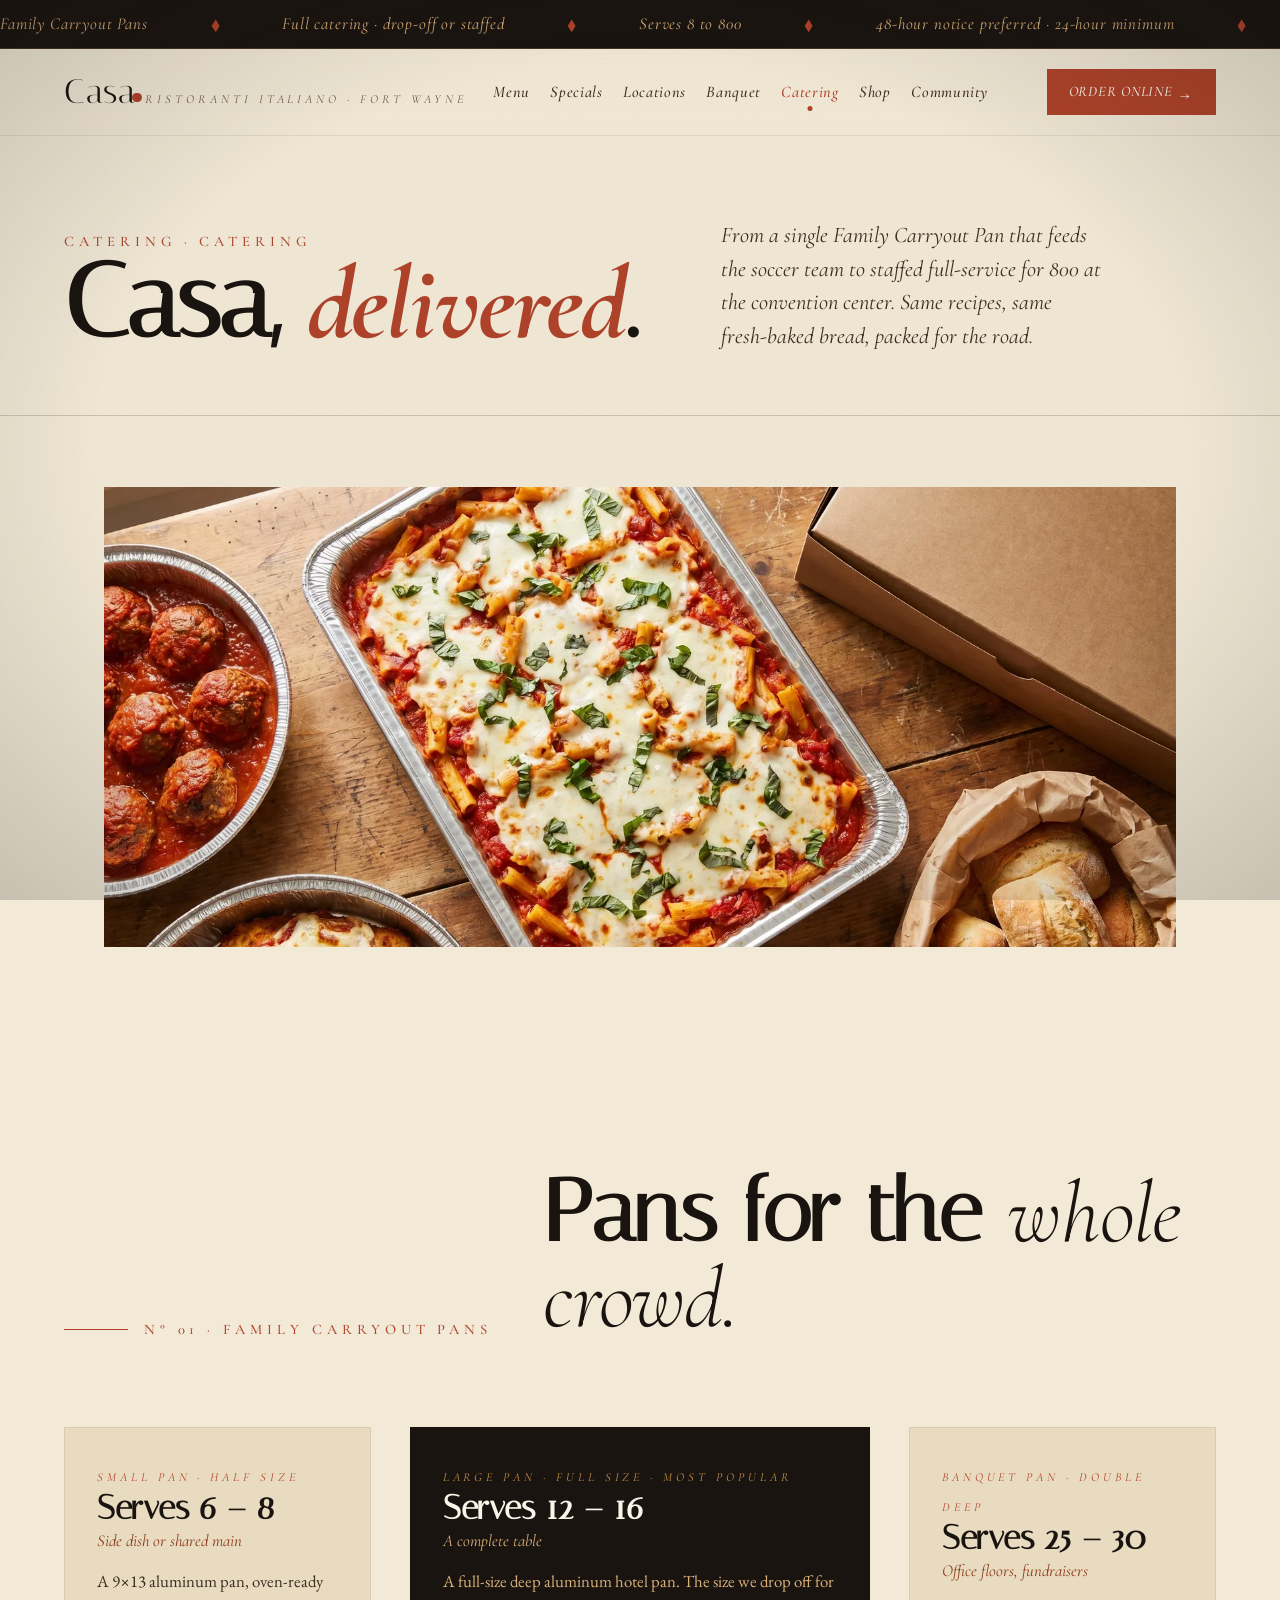
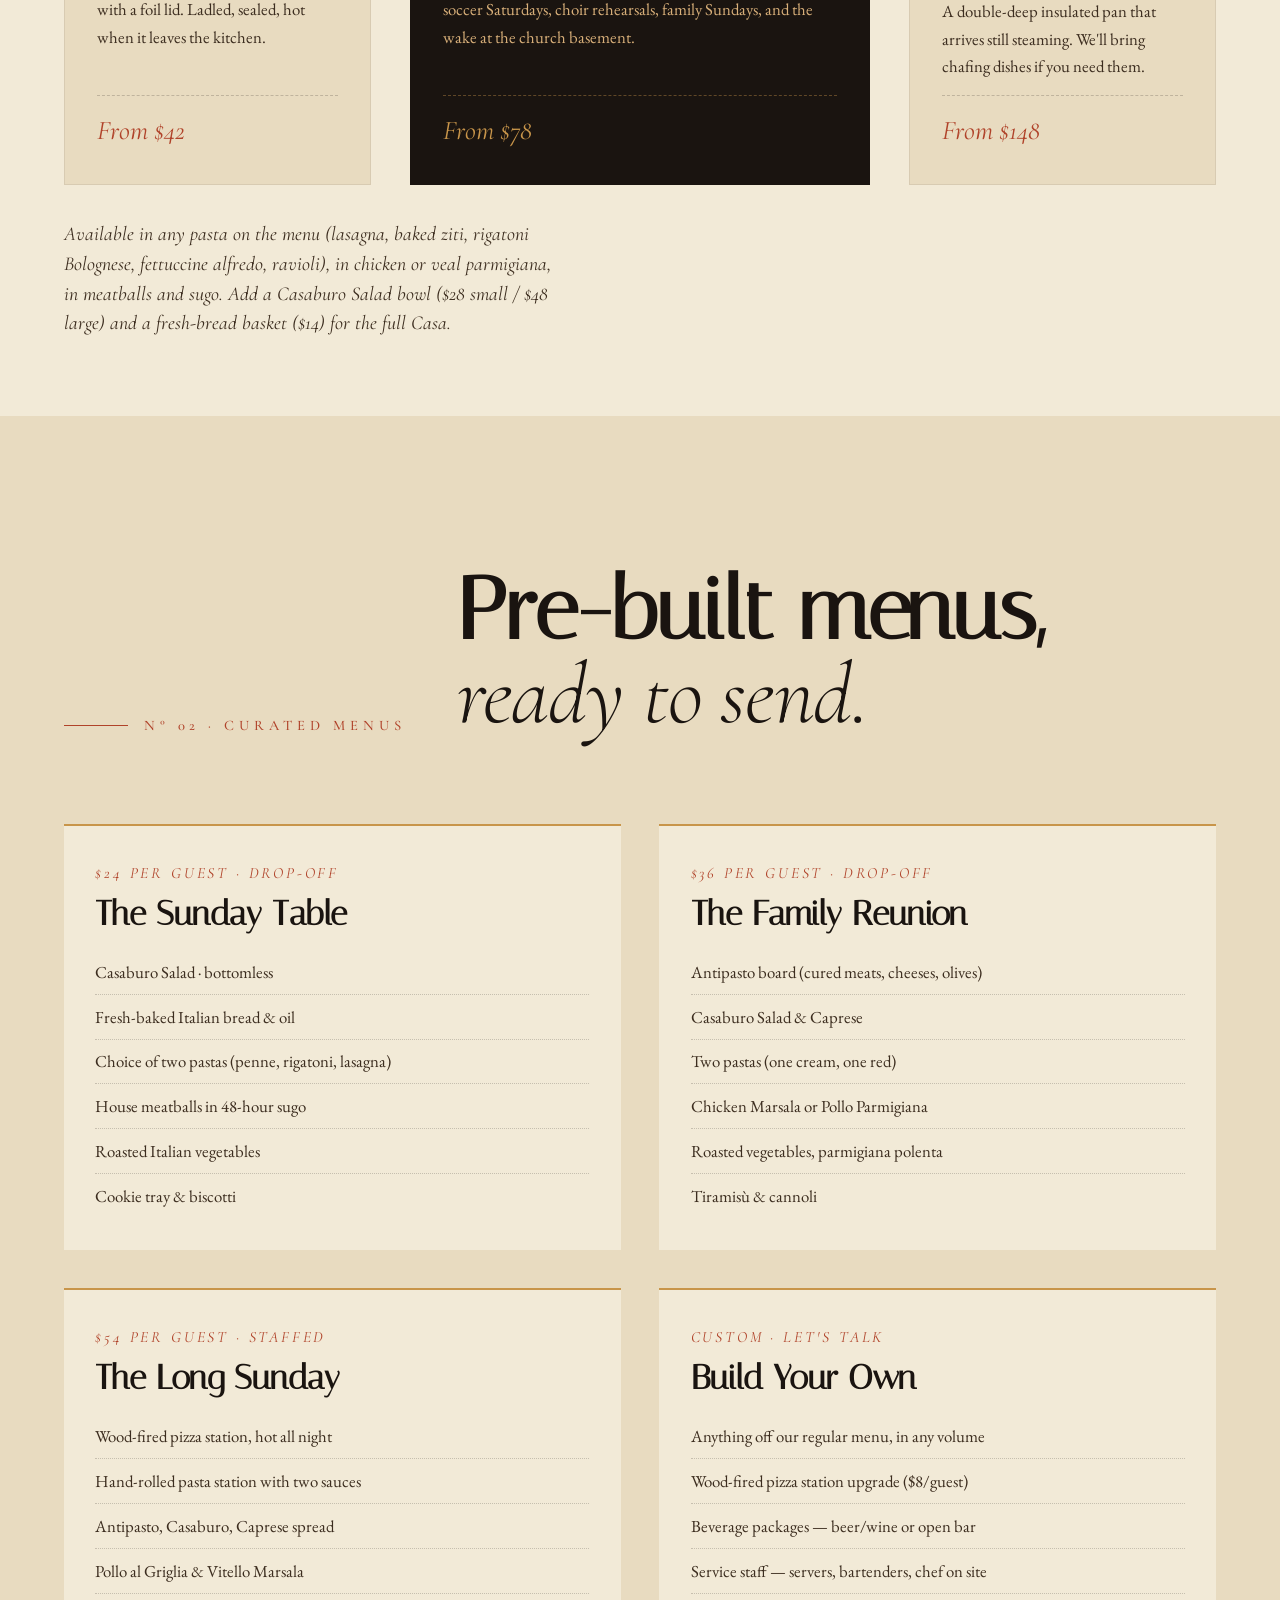
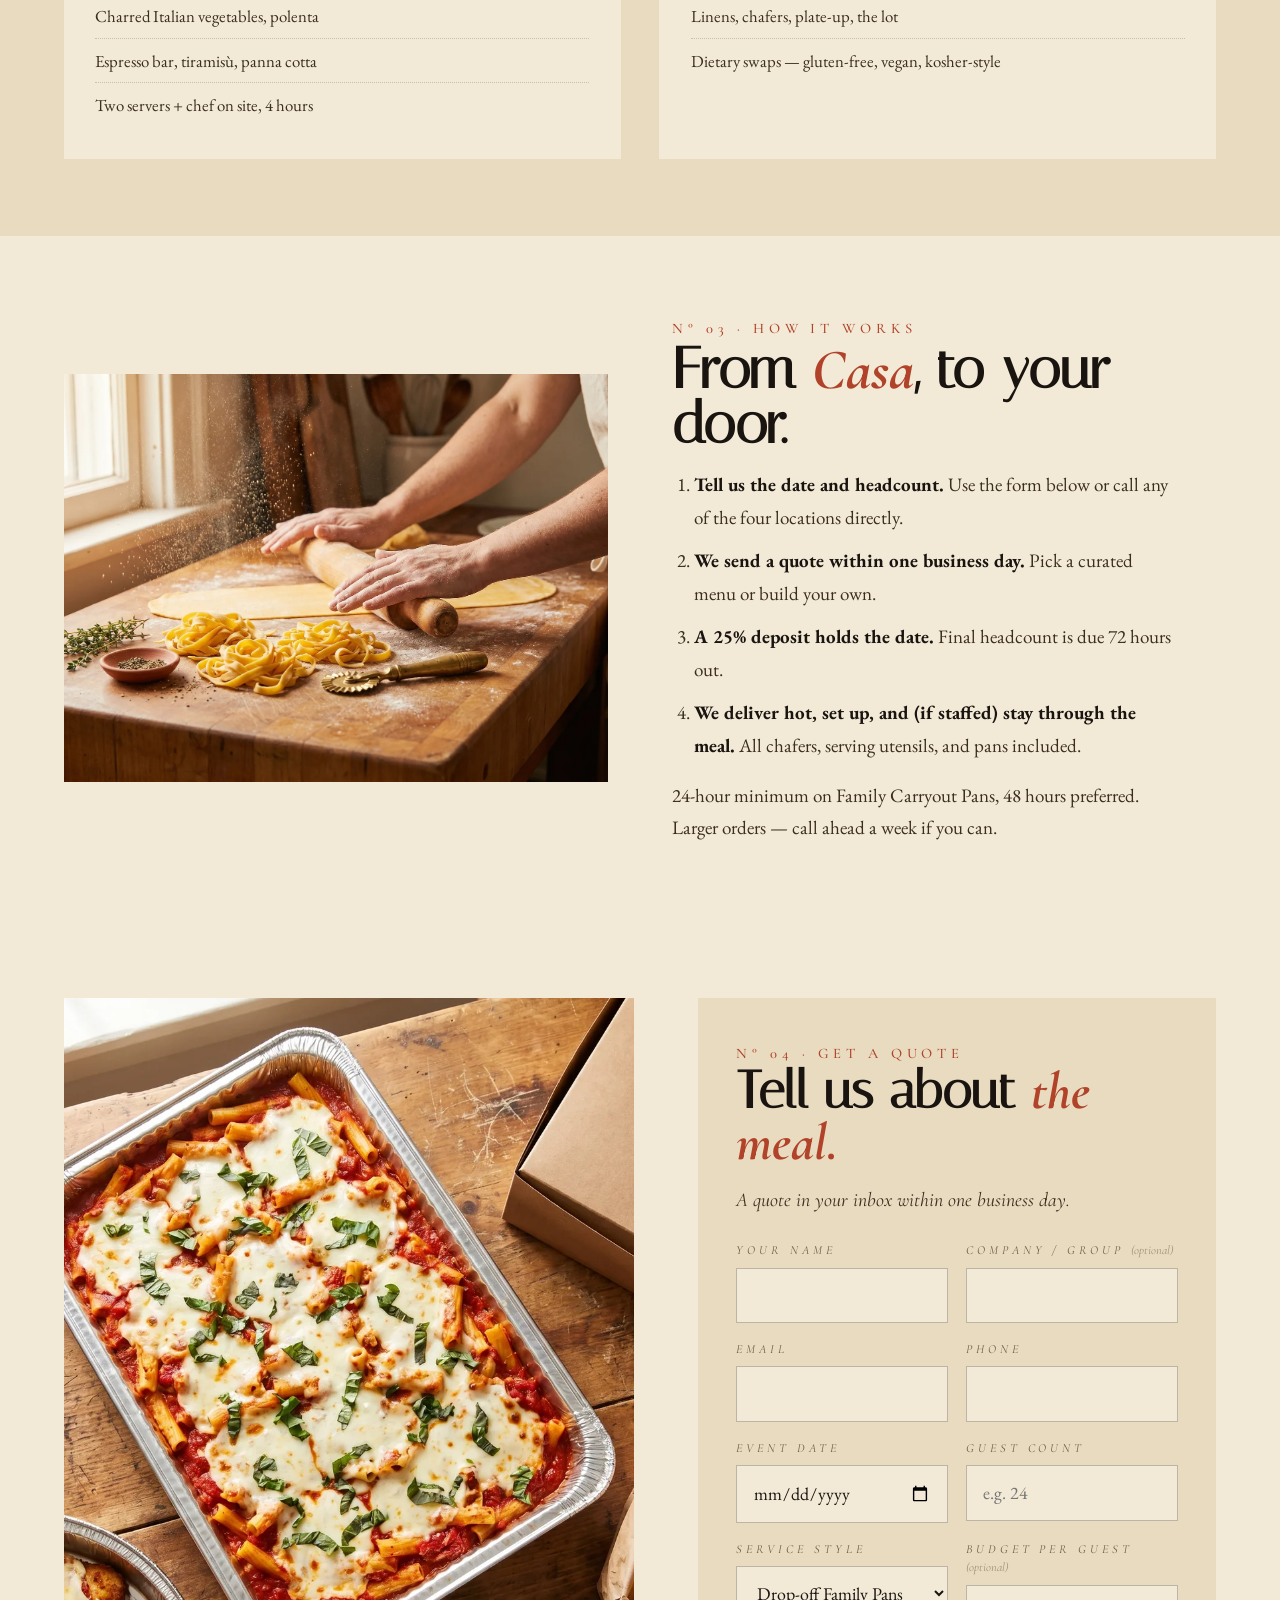
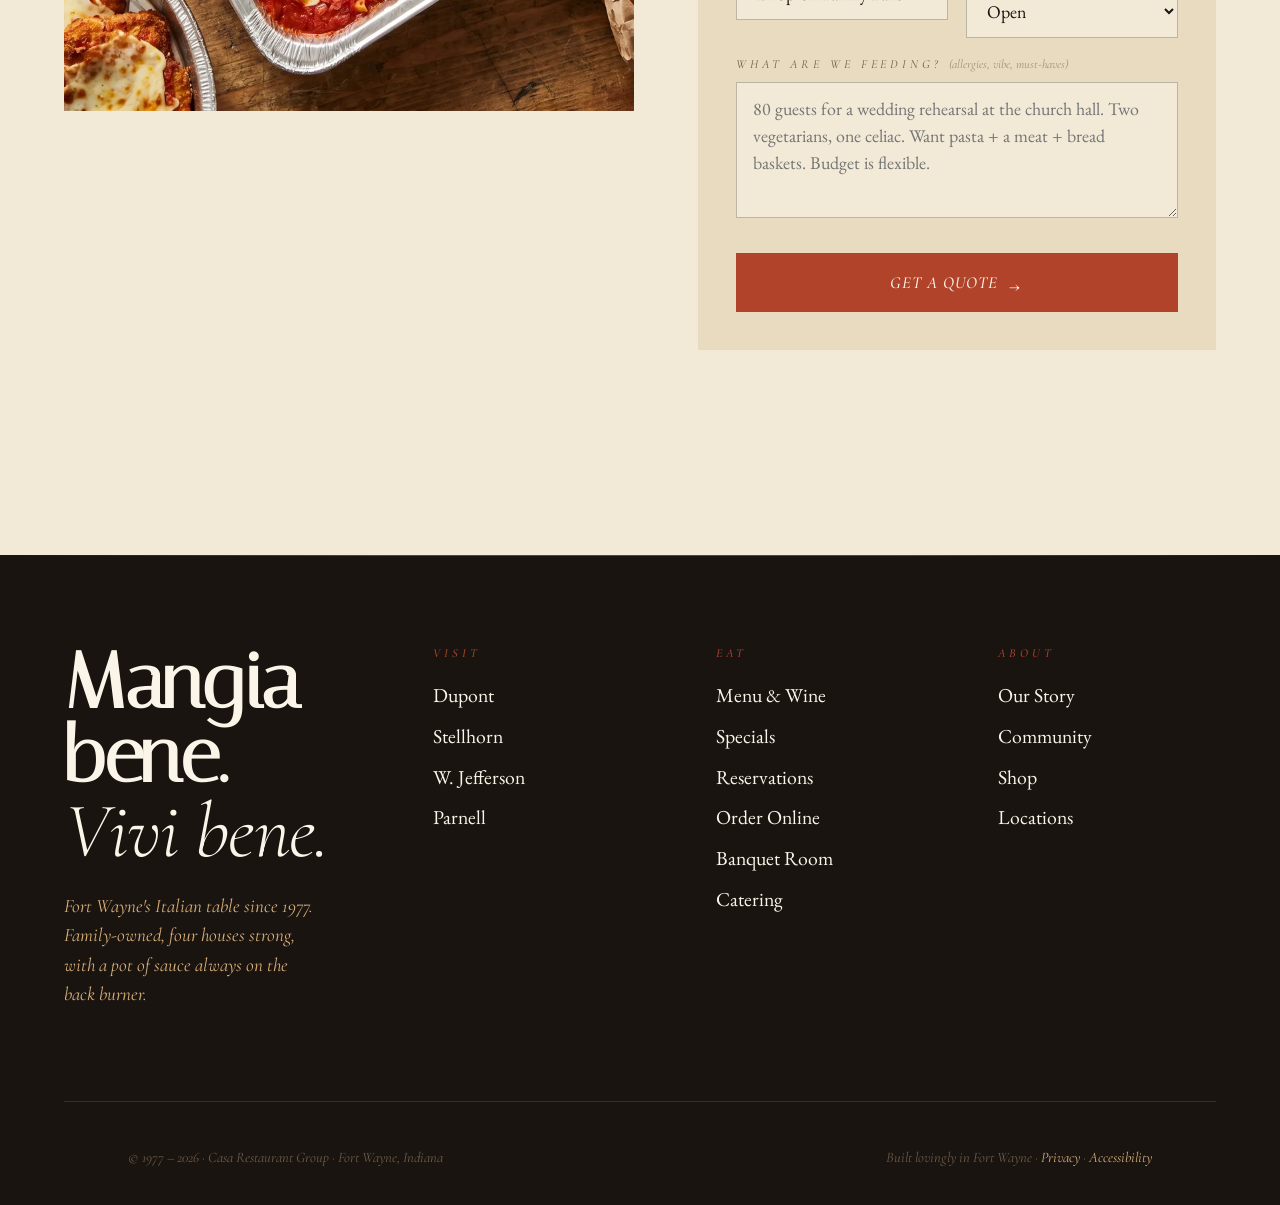
<file: catering.html>
<!DOCTYPE html>
<html lang="en">
<head>
  <meta charset="UTF-8" />
  <meta name="viewport" content="width=device-width, initial-scale=1.0" />
  <title>Catering · Casa Ristoranti Italiano · Fort Wayne</title>
  <meta name="description" content="Family Carryout Pans and full-service catering from Casa Ristoranti Italiano in Fort Wayne. Drop-off or staffed. Serves 8 to 800." />
  <meta name="theme-color" content="#F2EAD7" />
  <link rel="icon" type="image/svg+xml" href="assets/svg/diamond.svg" />

  <link rel="preconnect" href="https://fonts.googleapis.com" />
  <link rel="preconnect" href="https://fonts.gstatic.com" crossorigin />
  <link href="https://fonts.googleapis.com/css2?family=Italiana&family=EB+Garamond:ital,wght@0,400;0,500;0,600;1,400;1,500&family=Cormorant+Garamond:ital,wght@0,300;0,400;0,500;1,300;1,400;1,500&display=swap" rel="stylesheet" />

  <link rel="stylesheet" href="assets/css/tokens.css" />
  <link rel="stylesheet" href="assets/css/base.css" />
  <link rel="stylesheet" href="assets/css/typography.css" />
  <link rel="stylesheet" href="assets/css/layout.css" />
  <link rel="stylesheet" href="assets/css/pages.css" />
</head>
<body>
  <a href="#main" class="skip">Skip to content</a>

  <div class="marquee" aria-hidden="true">
    <div class="marquee__track">
      <div class="marquee__row">
        <span class="marquee__item">Family Carryout Pans</span>
        <span class="marquee__dot">◆</span>
        <span class="marquee__item">Full catering · drop-off or staffed</span>
        <span class="marquee__dot">◆</span>
        <span class="marquee__item">Serves 8 to 800</span>
        <span class="marquee__dot">◆</span>
        <span class="marquee__item">48-hour notice preferred · 24-hour minimum</span>
        <span class="marquee__dot">◆</span>
      </div>
      <div class="marquee__row" aria-hidden="true">
        <span class="marquee__item">Family Carryout Pans</span>
        <span class="marquee__dot">◆</span>
        <span class="marquee__item">Full catering · drop-off or staffed</span>
        <span class="marquee__dot">◆</span>
        <span class="marquee__item">Serves 8 to 800</span>
        <span class="marquee__dot">◆</span>
        <span class="marquee__item">48-hour notice preferred · 24-hour minimum</span>
        <span class="marquee__dot">◆</span>
      </div>
    </div>
  </div>

  <header class="nav" id="site-nav">
    <div class="shell shell--wide nav__inner">
      <a href="index.html" class="nav__brand"><span class="nav__brand-mark">Casa</span><span class="nav__brand-meta">Ristoranti Italiano · Fort Wayne</span></a>
      <nav class="nav__menu" aria-label="Primary">
        <a href="menu.html" class="nav__link">Menu</a>
        <a href="specials.html" class="nav__link">Specials</a>
        <a href="locations.html" class="nav__link">Locations</a>
        <a href="banquet.html" class="nav__link">Banquet</a>
        <a href="catering.html" class="nav__link">Catering</a>
        <a href="shop.html" class="nav__link">Shop</a>
        <a href="community.html" class="nav__link">Community</a>
      </nav>
      <div class="nav__cta"><a href="order.html" class="btn btn--small">Order Online <span class="btn__arrow">→</span></a></div>
      <button class="nav__burger" aria-label="Open menu" aria-expanded="false"><span></span><span></span><span></span></button>
    </div>
  </header>

  <main id="main">
    <section class="shell shell--wide page-hero">
      <div>
        <span class="t-eyebrow">Catering · Catering</span>
        <h1 class="page-hero__title reveal">Casa, <em>delivered</em>.</h1>
      </div>
      <p class="page-hero__lede reveal" style="--reveal-delay: 0.1s">
        From a single Family Carryout Pan that feeds the soccer team to staffed full-service for 800 at the convention center. Same recipes, same fresh-baked bread, packed for the road.
      </p>
    </section>

    <!-- Hero food shot -->
    <section class="shell shell--wide" style="padding-block: clamp(2rem, 4vw, 3rem);">
      <figure class="reveal" style="aspect-ratio: 21/9; overflow: hidden;">
        <img src="assets/img/catering-pans.webp" alt="Family-style catering pans of baked ziti, meatballs, and chicken parmigiana." style="width: 100%; height: 100%; object-fit: cover;" />
      </figure>
    </section>

    <!-- Family carryout pans -->
    <section class="cater-pans shell shell--wide" id="pans">
      <div class="section-head reveal">
        <div class="section-head__label">
          <span class="section-head__rule"></span>
          <span class="t-eyebrow">N&deg; 01 · Family Carryout Pans</span>
        </div>
        <h2 class="section-head__title">Pans for the <em class="flourish">whole crowd.</em></h2>
      </div>

      <div class="cater-pans__grid">
        <article class="pan reveal">
          <div>
            <span class="pan__size">Small Pan · Half Size</span>
            <h3 class="pan__name">Serves 6 &ndash; 8</h3>
            <span class="pan__sub">Side dish or shared main</span>
          </div>
          <p class="pan__details">A 9&times;13 aluminum pan, oven-ready with a foil lid. Ladled, sealed, hot when it leaves the kitchen.</p>
          <span class="pan__price">From $42</span>
        </article>

        <article class="pan pan--featured reveal" style="--reveal-delay: 0.05s">
          <div>
            <span class="pan__size">Large Pan · Full Size · Most Popular</span>
            <h3 class="pan__name">Serves 12 &ndash; 16</h3>
            <span class="pan__sub">A complete table</span>
          </div>
          <p class="pan__details">A full-size deep aluminum hotel pan. The size we drop off for soccer Saturdays, choir rehearsals, family Sundays, and the wake at the church basement.</p>
          <span class="pan__price">From $78</span>
        </article>

        <article class="pan reveal" style="--reveal-delay: 0.1s">
          <div>
            <span class="pan__size">Banquet Pan · Double Deep</span>
            <h3 class="pan__name">Serves 25 &ndash; 30</h3>
            <span class="pan__sub">Office floors, fundraisers</span>
          </div>
          <p class="pan__details">A double-deep insulated pan that arrives still steaming. We'll bring chafing dishes if you need them.</p>
          <span class="pan__price">From $148</span>
        </article>
      </div>

      <p style="font-family: var(--font-italic); font-style: italic; color: var(--ink-soft); margin-top: 2rem; max-width: 56ch; line-height: 1.5;">
        Available in any pasta on the menu (lasagna, baked ziti, rigatoni Bolognese, fettuccine alfredo, ravioli), in chicken or veal parmigiana, in meatballs and sugo. Add a Casaburo Salad bowl ($28 small / $48 large) and a fresh-bread basket ($14) for the full Casa.
      </p>
    </section>

    <!-- Curated menus -->
    <section class="cater-menus">
      <div class="shell shell--wide">
        <div class="section-head reveal">
          <div class="section-head__label">
            <span class="section-head__rule"></span>
            <span class="t-eyebrow">N&deg; 02 · Curated Menus</span>
          </div>
          <h2 class="section-head__title">Pre-built menus, <em class="flourish">ready to send.</em></h2>
        </div>

        <div class="cater-menus__list">
          <article class="cater-menu reveal">
            <span class="cater-menu__price">$24 per guest · drop-off</span>
            <h3 class="cater-menu__name">The Sunday Table</h3>
            <ul class="cater-menu__list">
              <li>Casaburo Salad &middot; bottomless</li>
              <li>Fresh-baked Italian bread &amp; oil</li>
              <li>Choice of two pastas (penne, rigatoni, lasagna)</li>
              <li>House meatballs in 48-hour sugo</li>
              <li>Roasted Italian vegetables</li>
              <li>Cookie tray &amp; biscotti</li>
            </ul>
          </article>

          <article class="cater-menu reveal" style="--reveal-delay: 0.05s">
            <span class="cater-menu__price">$36 per guest · drop-off</span>
            <h3 class="cater-menu__name">The Family Reunion</h3>
            <ul class="cater-menu__list">
              <li>Antipasto board (cured meats, cheeses, olives)</li>
              <li>Casaburo Salad &amp; Caprese</li>
              <li>Two pastas (one cream, one red)</li>
              <li>Chicken Marsala or Pollo Parmigiana</li>
              <li>Roasted vegetables, parmigiana polenta</li>
              <li>Tiramisù &amp; cannoli</li>
            </ul>
          </article>

          <article class="cater-menu reveal" style="--reveal-delay: 0.1s">
            <span class="cater-menu__price">$54 per guest · staffed</span>
            <h3 class="cater-menu__name">The Long Sunday</h3>
            <ul class="cater-menu__list">
              <li>Wood-fired pizza station, hot all night</li>
              <li>Hand-rolled pasta station with two sauces</li>
              <li>Antipasto, Casaburo, Caprese spread</li>
              <li>Pollo al Griglia &amp; Vitello Marsala</li>
              <li>Charred Italian vegetables, polenta</li>
              <li>Espresso bar, tiramisù, panna cotta</li>
              <li>Two servers + chef on site, 4 hours</li>
            </ul>
          </article>

          <article class="cater-menu reveal" style="--reveal-delay: 0.15s">
            <span class="cater-menu__price">Custom · let's talk</span>
            <h3 class="cater-menu__name">Build Your Own</h3>
            <ul class="cater-menu__list">
              <li>Anything off our regular menu, in any volume</li>
              <li>Wood-fired pizza station upgrade ($8/guest)</li>
              <li>Beverage packages — beer/wine or open bar</li>
              <li>Service staff — servers, bartenders, chef on site</li>
              <li>Linens, chafers, plate-up, the lot</li>
              <li>Dietary swaps — gluten-free, vegan, kosher-style</li>
            </ul>
          </article>
        </div>
      </div>
    </section>

    <!-- How it works -->
    <section class="shell shell--wide split">
      <div class="split__media reveal">
        <img src="assets/img/pasta-hands.webp" alt="Hand-rolled pasta on a wooden board." />
      </div>
      <div class="reveal" style="--reveal-delay: 0.1s">
        <span class="t-eyebrow">N&deg; 03 · How It Works</span>
        <h2 class="split__title">From <em>Casa</em>, to your door.</h2>
        <div class="split__body">
          <ol style="margin: 1rem 0; padding-left: 1.25rem; list-style: decimal;">
            <li style="margin-bottom: 0.625rem;"><strong style="color: var(--ink);">Tell us the date and headcount.</strong> Use the form below or call any of the four locations directly.</li>
            <li style="margin-bottom: 0.625rem;"><strong style="color: var(--ink);">We send a quote within one business day.</strong> Pick a curated menu or build your own.</li>
            <li style="margin-bottom: 0.625rem;"><strong style="color: var(--ink);">A 25% deposit holds the date.</strong> Final headcount is due 72 hours out.</li>
            <li style="margin-bottom: 0.625rem;"><strong style="color: var(--ink);">We deliver hot, set up, and (if staffed) stay through the meal.</strong> All chafers, serving utensils, and pans included.</li>
          </ol>
          <p style="margin-top: 1rem;">24-hour minimum on Family Carryout Pans, 48 hours preferred. Larger orders &mdash; call ahead a week if you can.</p>
        </div>
      </div>
    </section>

    <!-- Quote form -->
    <section class="shell shell--wide inquire" id="quote">
      <div class="inquire__media reveal">
        <img src="assets/img/catering-pans.webp" alt="Family-style catering pans of pasta and chicken." />
      </div>
      <div class="inquire__form reveal" style="--reveal-delay: 0.1s">
        <span class="t-eyebrow">N&deg; 04 · Get a Quote</span>
        <h2 class="inquire__title">Tell us about <em>the meal.</em></h2>
        <p class="inquire__lede">A quote in your inbox within one business day.</p>

        <form id="cater-form" novalidate>
          <div class="inquire__row">
            <div class="inquire__field">
              <label for="cf-name">Your Name</label>
              <input id="cf-name" name="name" type="text" required autocomplete="name" />
            </div>
            <div class="inquire__field">
              <label for="cf-org">Company / Group <span style="text-transform: none; letter-spacing: 0; opacity: 0.6;">(optional)</span></label>
              <input id="cf-org" name="org" type="text" autocomplete="organization" />
            </div>
          </div>

          <div class="inquire__row">
            <div class="inquire__field">
              <label for="cf-email">Email</label>
              <input id="cf-email" name="email" type="email" required autocomplete="email" />
            </div>
            <div class="inquire__field">
              <label for="cf-phone">Phone</label>
              <input id="cf-phone" name="phone" type="tel" required autocomplete="tel" />
            </div>
          </div>

          <div class="inquire__row">
            <div class="inquire__field">
              <label for="cf-date">Event Date</label>
              <input id="cf-date" name="date" type="date" required />
            </div>
            <div class="inquire__field">
              <label for="cf-guests">Guest Count</label>
              <input id="cf-guests" name="guests" type="number" min="6" max="800" placeholder="e.g. 24" required />
            </div>
          </div>

          <div class="inquire__row">
            <div class="inquire__field">
              <label for="cf-style">Service Style</label>
              <select id="cf-style" name="style">
                <option>Drop-off Family Pans</option>
                <option>Drop-off curated menu</option>
                <option>Staffed buffet</option>
                <option>Staffed plated</option>
                <option>Wood-fired pizza station</option>
                <option>Not sure — recommend</option>
              </select>
            </div>
            <div class="inquire__field">
              <label for="cf-budget">Budget per Guest <span style="text-transform: none; letter-spacing: 0; opacity: 0.6;">(optional)</span></label>
              <select id="cf-budget" name="budget">
                <option value="">Open</option>
                <option>$15 &ndash; $25</option>
                <option>$25 &ndash; $40</option>
                <option>$40 &ndash; $60</option>
                <option>$60 &ndash; $90</option>
                <option>$90+</option>
              </select>
            </div>
          </div>

          <div class="inquire__field">
            <label for="cf-notes">What are we feeding? <span style="text-transform: none; letter-spacing: 0; opacity: 0.6;">(allergies, vibe, must-haves)</span></label>
            <textarea id="cf-notes" name="notes" rows="4" placeholder="80 guests for a wedding rehearsal at the church hall. Two vegetarians, one celiac. Want pasta + a meat + bread baskets. Budget is flexible."></textarea>
          </div>

          <button type="submit" class="btn" style="width: 100%; margin-top: 0.5rem;">Get a Quote <span class="btn__arrow">→</span></button>
        </form>

        <div id="cf-success" class="inquire__success">
          <div class="inquire__success-mark">✦</div>
          <h3 style="font-family: var(--font-display); font-size: 1.75rem; margin-bottom: 0.5rem;">Got it.</h3>
          <p style="font-family: var(--font-italic); font-style: italic; color: var(--ink-soft);">Quote in your inbox within one business day. The bread comes hot.</p>
        </div>
      </div>
    </section>
  </main>

  <footer class="footer">
    <div class="shell shell--wide">
      <div class="footer__inner">
        <div class="footer__brand">
          <h2 class="footer__head">Mangia bene.<br/><em class="flourish">Vivi bene.</em></h2>
          <p class="footer__lede">Fort Wayne's Italian table since 1977. Family-owned, four houses strong, with a pot of sauce always on the back burner.</p>
        </div>
        <div class="footer__col">
          <h4>Visit</h4>
          <ul>
            <li><a href="locations.html#dupont">Dupont</a></li>
            <li><a href="locations.html#stellhorn">Stellhorn</a></li>
            <li><a href="locations.html#jefferson">W. Jefferson</a></li>
            <li><a href="locations.html#parnell">Parnell</a></li>
          </ul>
        </div>
        <div class="footer__col">
          <h4>Eat</h4>
          <ul>
            <li><a href="menu.html">Menu &amp; Wine</a></li>
            <li><a href="specials.html">Specials</a></li>
            <li><a href="reservations.html">Reservations</a></li>
            <li><a href="order.html">Order Online</a></li>
            <li><a href="banquet.html">Banquet Room</a></li>
            <li><a href="catering.html">Catering</a></li>
          </ul>
        </div>
        <div class="footer__col">
          <h4>About</h4>
          <ul>
            <li><a href="story.html">Our Story</a></li>
            <li><a href="community.html">Community</a></li>
            <li><a href="shop.html">Shop</a></li>
            <li><a href="locations.html">Locations</a></li>
          </ul>
        </div>
      </div>
      <hr class="footer__rule" />
      <div class="shell shell--wide footer__legal">
        <span>&copy; 1977 &ndash; <span id="year"></span> · Casa Restaurant Group · Fort Wayne, Indiana</span>
        <span>Built lovingly in Fort Wayne · <a href="#">Privacy</a> · <a href="#">Accessibility</a></span>
      </div>
    </div>
  </footer>

  <script type="module" src="assets/js/main.js"></script>
  <script>
    document.getElementById('cater-form').addEventListener('submit', async (e) => {
      e.preventDefault();
      const btn = e.target.querySelector('button[type="submit"]');
      const orig = btn.textContent;
      btn.disabled = true; btn.textContent = 'Sending…';
      await new Promise(r => setTimeout(r, 1000));
      e.target.style.display = 'none';
      document.getElementById('cf-success').classList.add('is-on');
    });
  </script>
</body>
</html>
</file>
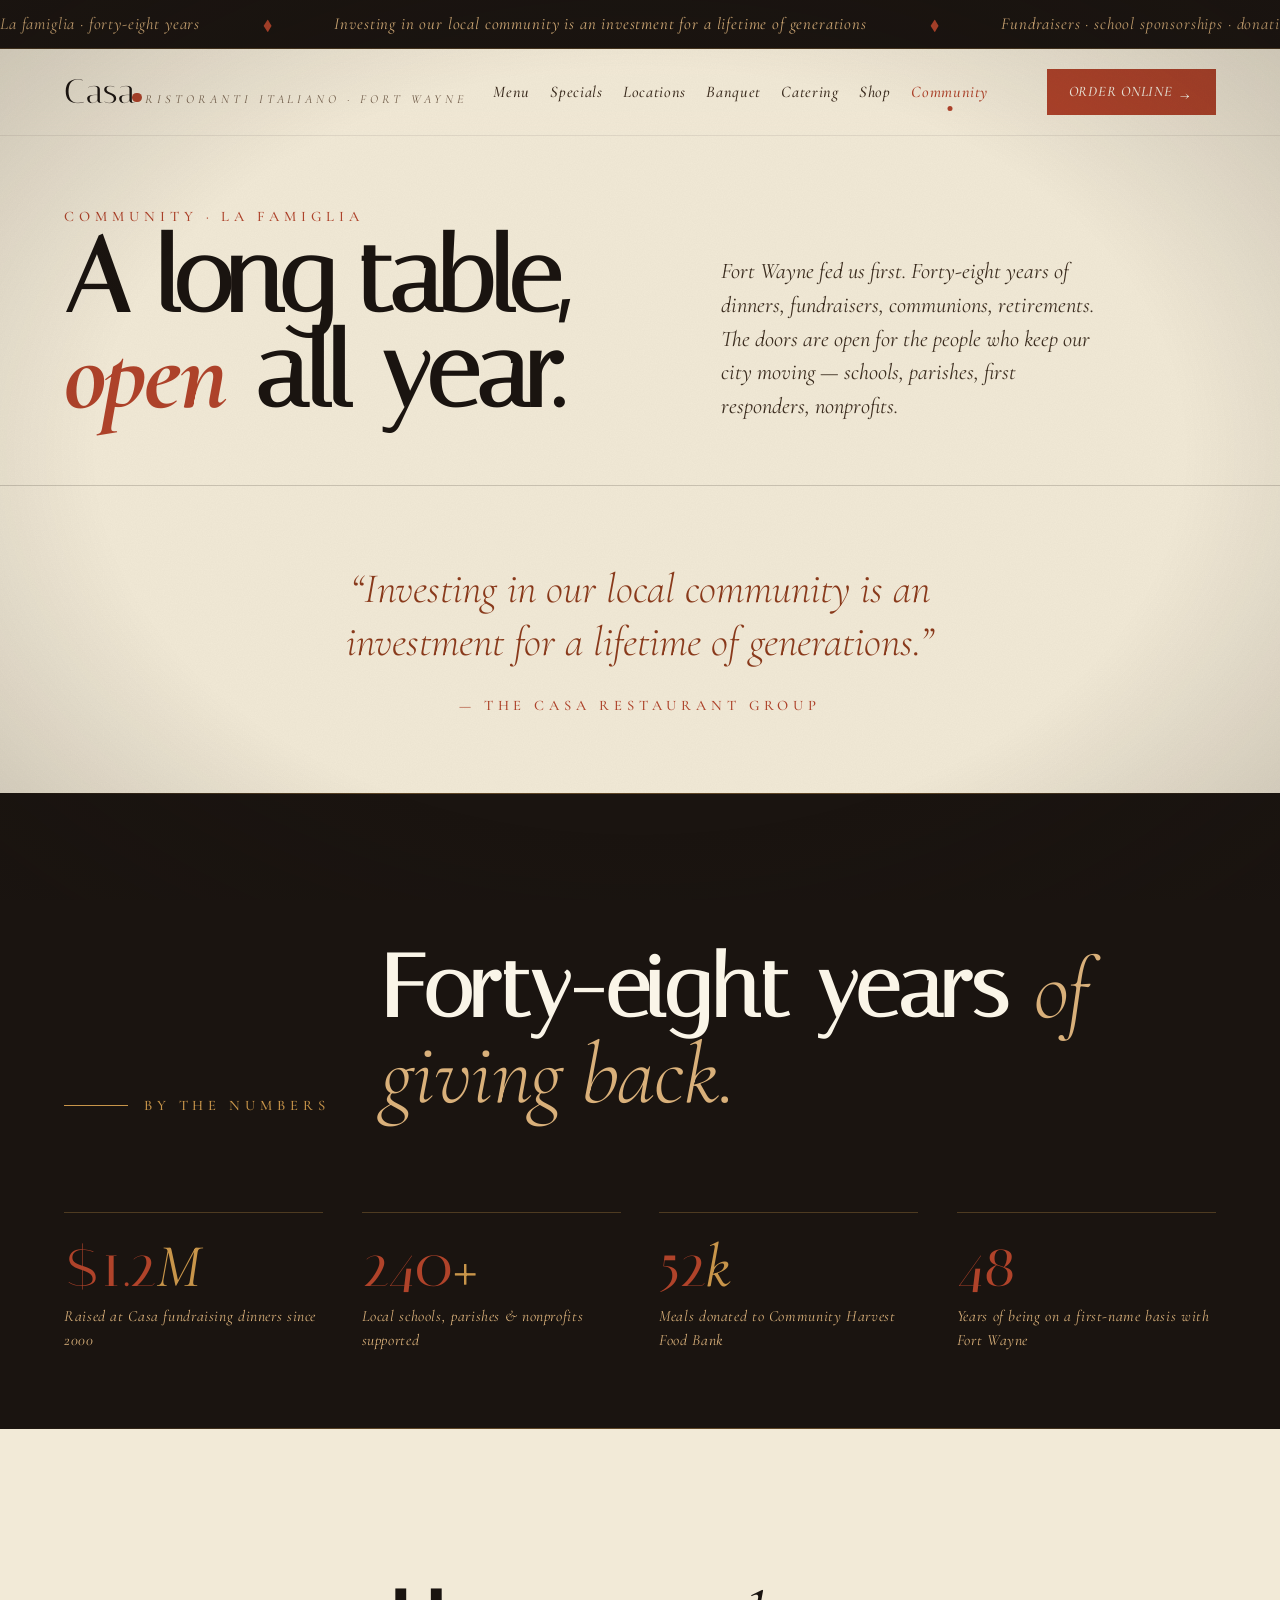
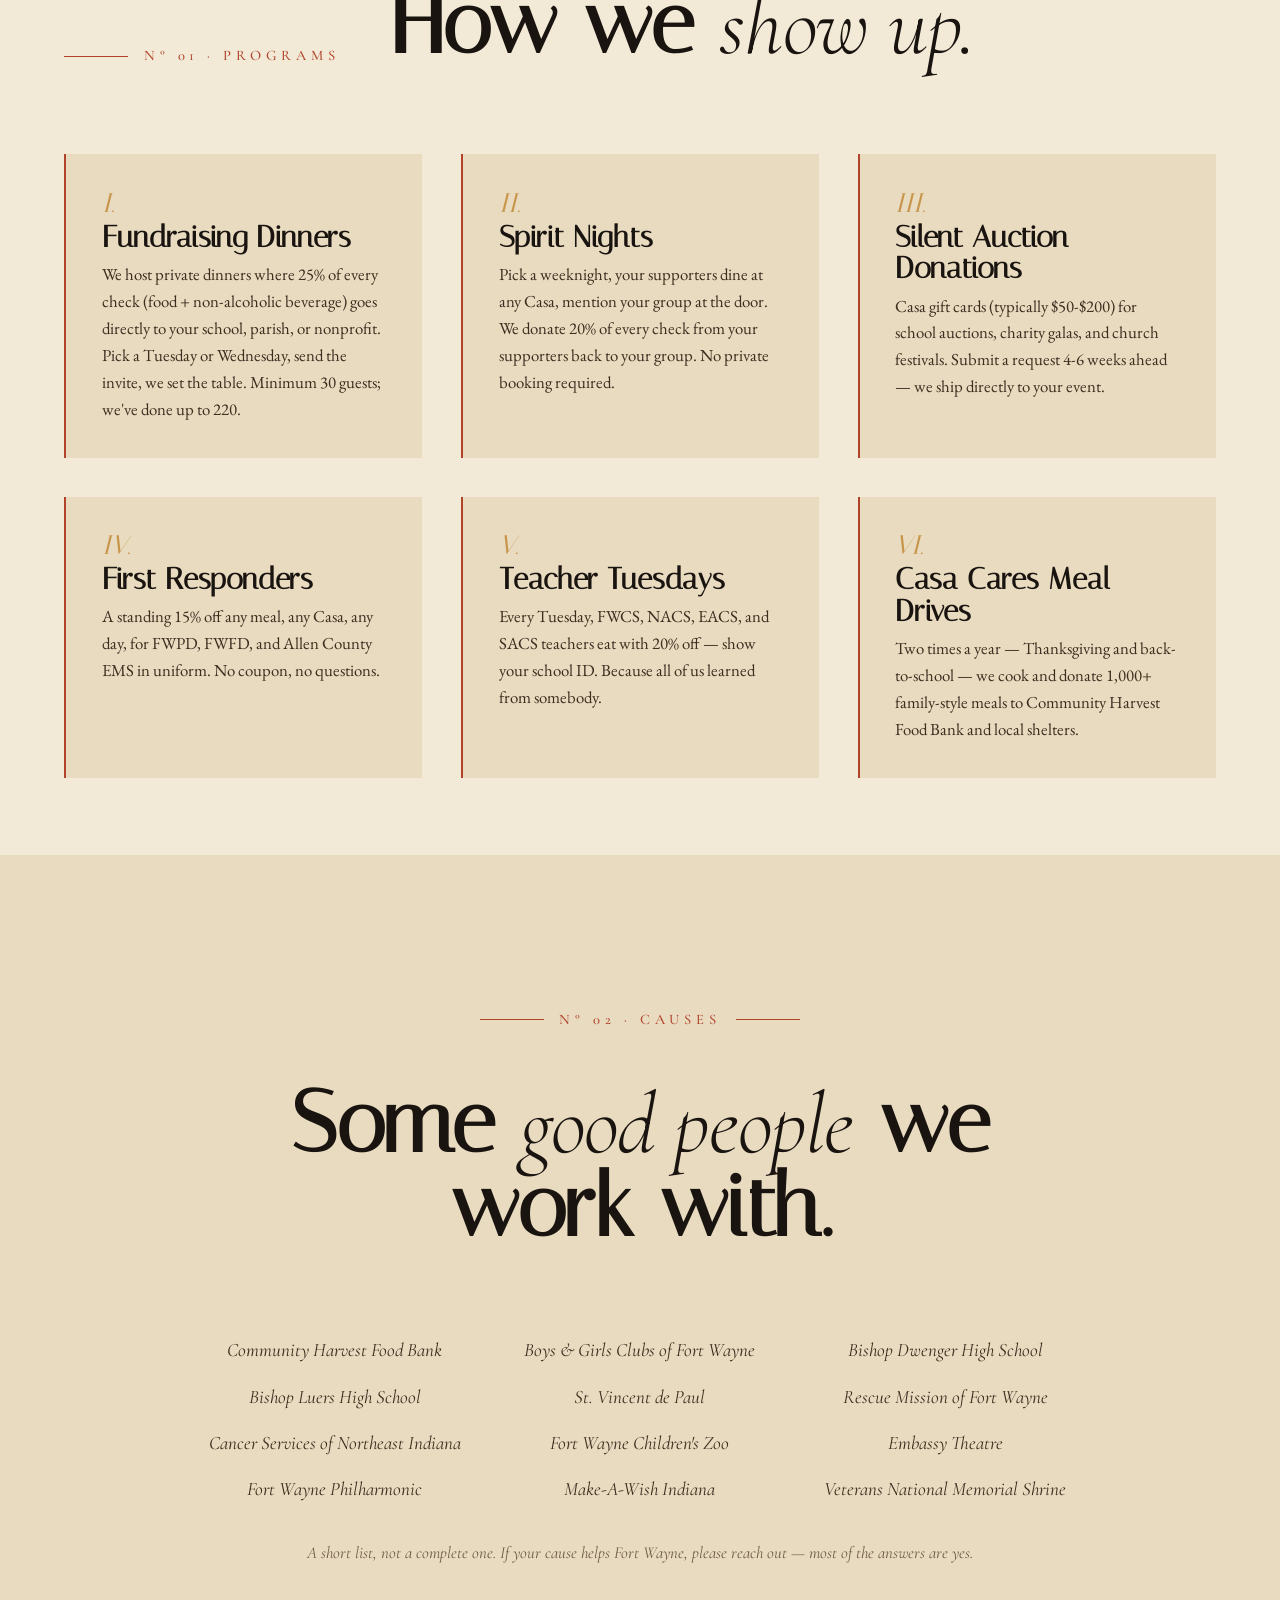
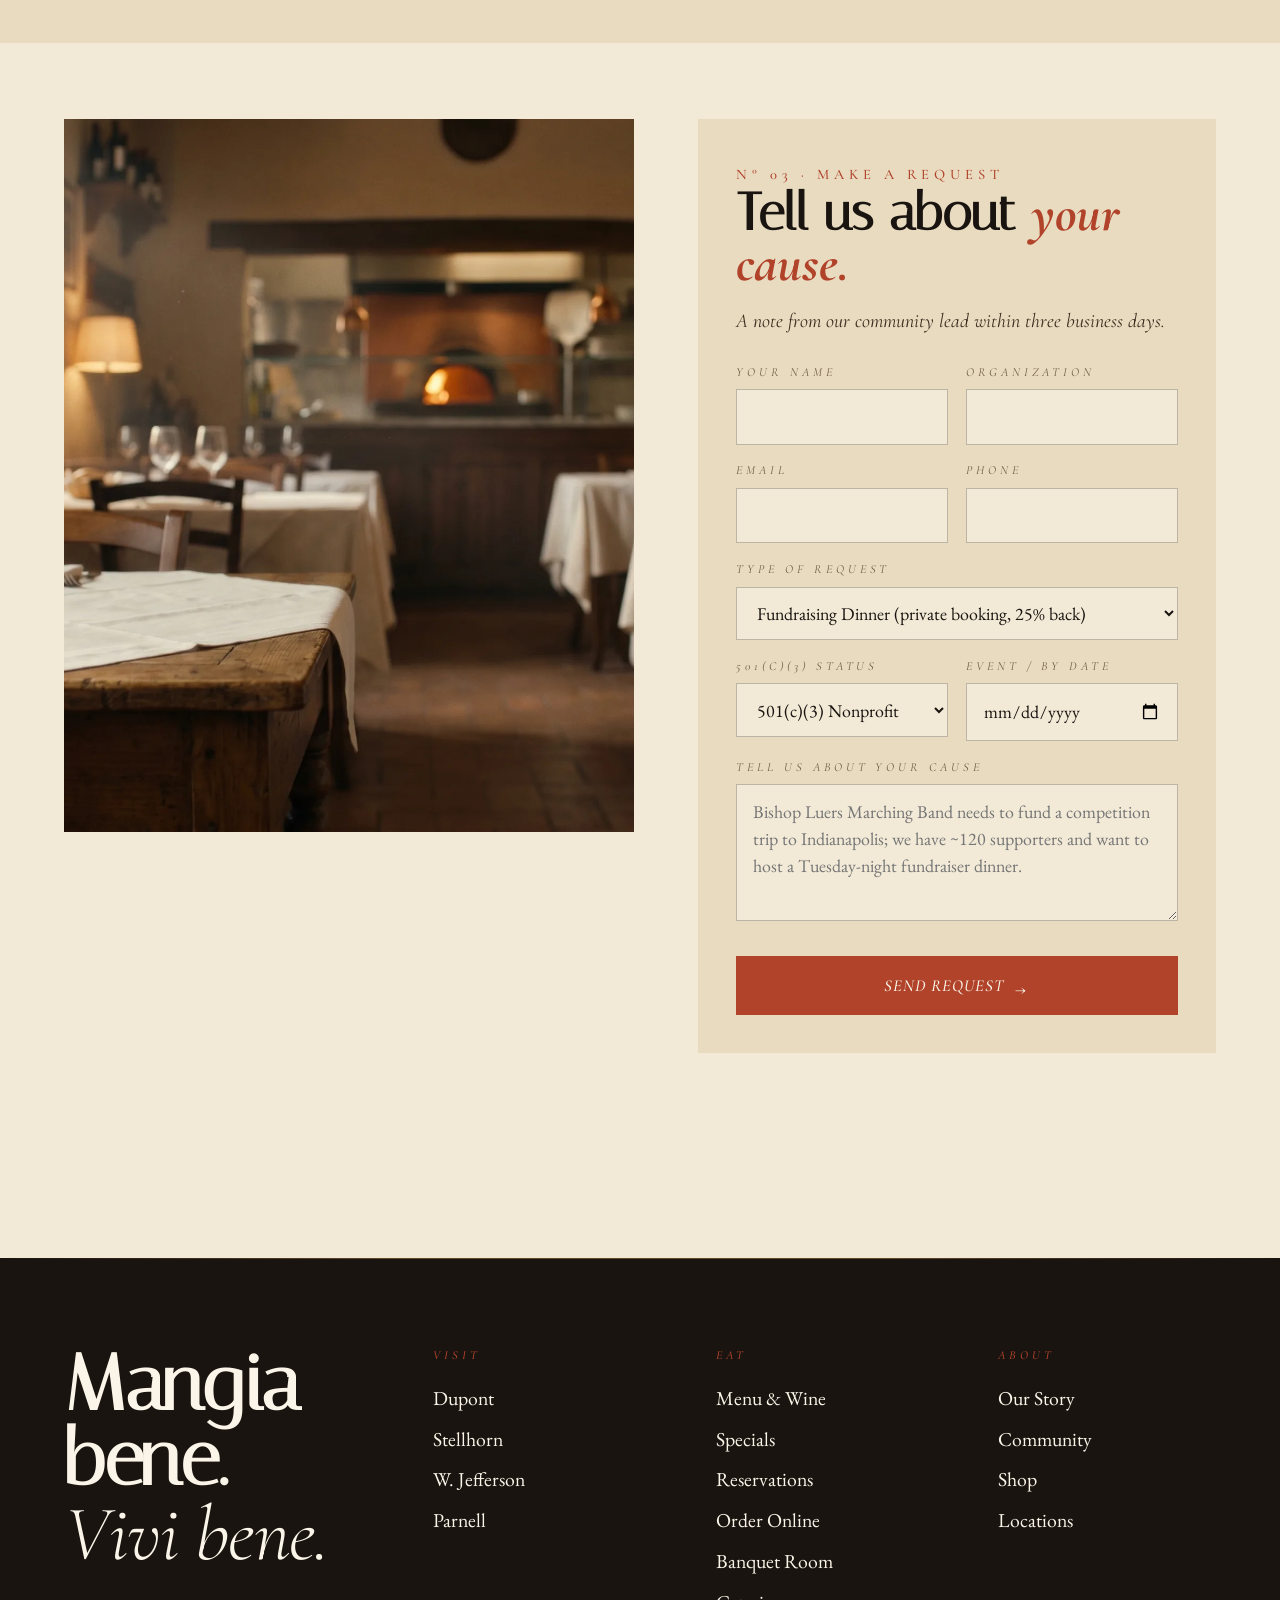
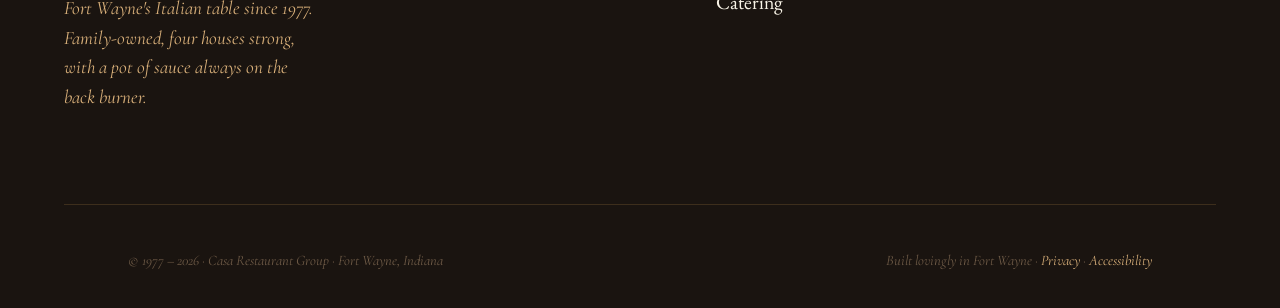
<file: community.html>
<!DOCTYPE html>
<html lang="en">
<head>
  <meta charset="UTF-8" />
  <meta name="viewport" content="width=device-width, initial-scale=1.0" />
  <title>Community · Casa Ristoranti Italiano · Fort Wayne</title>
  <meta name="description" content="How Casa supports Fort Wayne — fundraising dinners, school sponsorships, donations, and the long table we keep open for the community." />
  <meta name="theme-color" content="#F2EAD7" />
  <link rel="icon" type="image/svg+xml" href="assets/svg/diamond.svg" />

  <link rel="preconnect" href="https://fonts.googleapis.com" />
  <link rel="preconnect" href="https://fonts.gstatic.com" crossorigin />
  <link href="https://fonts.googleapis.com/css2?family=Italiana&family=EB+Garamond:ital,wght@0,400;0,500;0,600;1,400;1,500&family=Cormorant+Garamond:ital,wght@0,300;0,400;0,500;1,300;1,400;1,500&display=swap" rel="stylesheet" />

  <link rel="stylesheet" href="assets/css/tokens.css" />
  <link rel="stylesheet" href="assets/css/base.css" />
  <link rel="stylesheet" href="assets/css/typography.css" />
  <link rel="stylesheet" href="assets/css/layout.css" />
  <link rel="stylesheet" href="assets/css/pages.css" />
</head>
<body>
  <a href="#main" class="skip">Skip to content</a>

  <div class="marquee" aria-hidden="true">
    <div class="marquee__track">
      <div class="marquee__row">
        <span class="marquee__item">La famiglia · forty-eight years</span>
        <span class="marquee__dot">◆</span>
        <span class="marquee__item">Investing in our local community is an investment for a lifetime of generations</span>
        <span class="marquee__dot">◆</span>
        <span class="marquee__item">Fundraisers · school sponsorships · donations</span>
        <span class="marquee__dot">◆</span>
      </div>
      <div class="marquee__row" aria-hidden="true">
        <span class="marquee__item">La famiglia · forty-eight years</span>
        <span class="marquee__dot">◆</span>
        <span class="marquee__item">Investing in our local community is an investment for a lifetime of generations</span>
        <span class="marquee__dot">◆</span>
        <span class="marquee__item">Fundraisers · school sponsorships · donations</span>
        <span class="marquee__dot">◆</span>
      </div>
    </div>
  </div>

  <header class="nav" id="site-nav">
    <div class="shell shell--wide nav__inner">
      <a href="index.html" class="nav__brand"><span class="nav__brand-mark">Casa</span><span class="nav__brand-meta">Ristoranti Italiano · Fort Wayne</span></a>
      <nav class="nav__menu" aria-label="Primary">
        <a href="menu.html" class="nav__link">Menu</a>
        <a href="specials.html" class="nav__link">Specials</a>
        <a href="locations.html" class="nav__link">Locations</a>
        <a href="banquet.html" class="nav__link">Banquet</a>
        <a href="catering.html" class="nav__link">Catering</a>
        <a href="shop.html" class="nav__link">Shop</a>
        <a href="community.html" class="nav__link">Community</a>
      </nav>
      <div class="nav__cta"><a href="order.html" class="btn btn--small">Order Online <span class="btn__arrow">→</span></a></div>
      <button class="nav__burger" aria-label="Open menu" aria-expanded="false"><span></span><span></span><span></span></button>
    </div>
  </header>

  <main id="main">
    <section class="shell shell--wide page-hero">
      <div>
        <span class="t-eyebrow">Community · La Famiglia</span>
        <h1 class="page-hero__title reveal">A long table, <em>open</em> all year.</h1>
      </div>
      <p class="page-hero__lede reveal" style="--reveal-delay: 0.1s">
        Fort Wayne fed us first. Forty-eight years of dinners, fundraisers, communions, retirements. The doors are open for the people who keep our city moving — schools, parishes, first responders, nonprofits.
      </p>
    </section>

    <!-- Quote band -->
    <section class="shell shell--narrow" style="padding-block: clamp(2.5rem, 6vw, 5rem); text-align: center;">
      <p class="t-pull reveal" style="margin: 0 auto;">
        &ldquo;Investing in our local community is an investment for a lifetime of generations.&rdquo;
      </p>
      <p class="t-eyebrow reveal" style="--reveal-delay: 0.15s; margin-top: 1.5rem;">— The Casa Restaurant Group</p>
    </section>

    <!-- Stats band -->
    <section class="comm-stats">
      <div class="shell shell--wide">
        <div class="section-head reveal">
          <div class="section-head__label">
            <span class="section-head__rule" style="background: var(--gold);"></span>
            <span class="t-eyebrow t-eyebrow--gold">By the Numbers</span>
          </div>
          <h2 class="section-head__title" style="color: var(--bone);">Forty-eight years <em class="flourish" style="color: var(--gold-soft);">of giving back.</em></h2>
        </div>

        <div class="comm-stats__grid">
          <div class="comm-stat reveal">
            <div class="comm-stat__num">$1.2<em>M</em></div>
            <div class="comm-stat__label">Raised at Casa fundraising dinners since 2000</div>
          </div>
          <div class="comm-stat reveal" style="--reveal-delay: 0.05s">
            <div class="comm-stat__num">240<em>+</em></div>
            <div class="comm-stat__label">Local schools, parishes &amp; nonprofits supported</div>
          </div>
          <div class="comm-stat reveal" style="--reveal-delay: 0.1s">
            <div class="comm-stat__num">52<em>k</em></div>
            <div class="comm-stat__label">Meals donated to Community Harvest Food Bank</div>
          </div>
          <div class="comm-stat reveal" style="--reveal-delay: 0.15s">
            <div class="comm-stat__num">48<em></em></div>
            <div class="comm-stat__label">Years of being on a first-name basis with Fort Wayne</div>
          </div>
        </div>
      </div>
    </section>

    <!-- Programs grid -->
    <section class="comm-progs shell shell--wide">
      <div class="section-head reveal">
        <div class="section-head__label">
          <span class="section-head__rule"></span>
          <span class="t-eyebrow">N&deg; 01 · Programs</span>
        </div>
        <h2 class="section-head__title">How we <em class="flourish">show up.</em></h2>
      </div>

      <div class="comm-progs__grid">
        <article class="comm-prog reveal">
          <span class="comm-prog__num">I.</span>
          <h3 class="comm-prog__title">Fundraising Dinners</h3>
          <p class="comm-prog__body">We host private dinners where 25% of every check (food + non-alcoholic beverage) goes directly to your school, parish, or nonprofit. Pick a Tuesday or Wednesday, send the invite, we set the table. Minimum 30 guests; we've done up to 220.</p>
        </article>

        <article class="comm-prog reveal" style="--reveal-delay: 0.05s">
          <span class="comm-prog__num">II.</span>
          <h3 class="comm-prog__title">Spirit Nights</h3>
          <p class="comm-prog__body">Pick a weeknight, your supporters dine at any Casa, mention your group at the door. We donate 20% of every check from your supporters back to your group. No private booking required.</p>
        </article>

        <article class="comm-prog reveal" style="--reveal-delay: 0.1s">
          <span class="comm-prog__num">III.</span>
          <h3 class="comm-prog__title">Silent Auction Donations</h3>
          <p class="comm-prog__body">Casa gift cards (typically $50-$200) for school auctions, charity galas, and church festivals. Submit a request 4-6 weeks ahead — we ship directly to your event.</p>
        </article>

        <article class="comm-prog reveal" style="--reveal-delay: 0.15s">
          <span class="comm-prog__num">IV.</span>
          <h3 class="comm-prog__title">First Responders</h3>
          <p class="comm-prog__body">A standing 15% off any meal, any Casa, any day, for FWPD, FWFD, and Allen County EMS in uniform. No coupon, no questions.</p>
        </article>

        <article class="comm-prog reveal" style="--reveal-delay: 0.2s">
          <span class="comm-prog__num">V.</span>
          <h3 class="comm-prog__title">Teacher Tuesdays</h3>
          <p class="comm-prog__body">Every Tuesday, FWCS, NACS, EACS, and SACS teachers eat with 20% off — show your school ID. Because all of us learned from somebody.</p>
        </article>

        <article class="comm-prog reveal" style="--reveal-delay: 0.25s">
          <span class="comm-prog__num">VI.</span>
          <h3 class="comm-prog__title">Casa Cares Meal Drives</h3>
          <p class="comm-prog__body">Two times a year — Thanksgiving and back-to-school — we cook and donate 1,000+ family-style meals to Community Harvest Food Bank and local shelters.</p>
        </article>
      </div>
    </section>

    <!-- Causes we love -->
    <section class="shell shell--wide" style="padding-block: clamp(3rem, 6vw, 5rem); background: var(--paper);">
      <div class="shell shell--narrow" style="padding: 0;">
        <div class="section-head reveal" style="grid-template-columns: 1fr; text-align: center;">
          <div class="section-head__label" style="justify-content: center;">
            <span class="section-head__rule"></span>
            <span class="t-eyebrow">N&deg; 02 · Causes</span>
            <span class="section-head__rule"></span>
          </div>
          <h2 class="section-head__title" style="text-align: center; margin: 0 auto;">Some <em class="flourish">good people</em> we work with.</h2>
        </div>

        <ul style="display: grid; grid-template-columns: repeat(auto-fit, minmax(200px, 1fr)); gap: 1rem 2rem; margin-top: 2rem; font-family: var(--font-italic); font-style: italic; font-size: 1.0625rem; color: var(--ink-soft); text-align: center;">
          <li>Community Harvest Food Bank</li>
          <li>Boys &amp; Girls Clubs of Fort Wayne</li>
          <li>Bishop Dwenger High School</li>
          <li>Bishop Luers High School</li>
          <li>St. Vincent de Paul</li>
          <li>Rescue Mission of Fort Wayne</li>
          <li>Cancer Services of Northeast Indiana</li>
          <li>Fort Wayne Children's Zoo</li>
          <li>Embassy Theatre</li>
          <li>Fort Wayne Philharmonic</li>
          <li>Make-A-Wish Indiana</li>
          <li>Veterans National Memorial Shrine</li>
        </ul>

        <p style="font-family: var(--font-italic); font-style: italic; color: var(--ink-mute); text-align: center; margin-top: 2rem; font-size: 0.9375rem; line-height: 1.55;">
          A short list, not a complete one. If your cause helps Fort Wayne, please reach out — most of the answers are yes.
        </p>
      </div>
    </section>

    <!-- Donation/fundraiser request form -->
    <section class="shell shell--wide inquire" id="request">
      <div class="inquire__media reveal">
        <img src="assets/img/trattoria-interior.webp" alt="A Casa dining room set for a community fundraising dinner." />
      </div>
      <div class="inquire__form reveal" style="--reveal-delay: 0.1s">
        <span class="t-eyebrow">N&deg; 03 · Make a Request</span>
        <h2 class="inquire__title">Tell us about <em>your cause.</em></h2>
        <p class="inquire__lede">A note from our community lead within three business days.</p>

        <form id="comm-form" novalidate>
          <div class="inquire__row">
            <div class="inquire__field">
              <label for="cm-name">Your Name</label>
              <input id="cm-name" name="name" type="text" required autocomplete="name" />
            </div>
            <div class="inquire__field">
              <label for="cm-org">Organization</label>
              <input id="cm-org" name="org" type="text" required autocomplete="organization" />
            </div>
          </div>

          <div class="inquire__row">
            <div class="inquire__field">
              <label for="cm-email">Email</label>
              <input id="cm-email" name="email" type="email" required autocomplete="email" />
            </div>
            <div class="inquire__field">
              <label for="cm-phone">Phone</label>
              <input id="cm-phone" name="phone" type="tel" autocomplete="tel" />
            </div>
          </div>

          <div class="inquire__field">
            <label for="cm-type">Type of Request</label>
            <select id="cm-type" name="type" required>
              <option>Fundraising Dinner (private booking, 25% back)</option>
              <option>Spirit Night (open dining, 20% back)</option>
              <option>Silent Auction Donation (gift cards)</option>
              <option>Sponsorship / Underwriting</option>
              <option>Casa Cares Meal Drive</option>
              <option>Other / unsure</option>
            </select>
          </div>

          <div class="inquire__row">
            <div class="inquire__field">
              <label for="cm-501c3">501(c)(3) Status</label>
              <select id="cm-501c3" name="status">
                <option>501(c)(3) Nonprofit</option>
                <option>School / Parish</option>
                <option>Civic / Community Group</option>
                <option>Other</option>
              </select>
            </div>
            <div class="inquire__field">
              <label for="cm-date">Event / By Date</label>
              <input id="cm-date" name="date" type="date" />
            </div>
          </div>

          <div class="inquire__field">
            <label for="cm-notes">Tell us about your cause</label>
            <textarea id="cm-notes" name="notes" rows="4" required placeholder="Bishop Luers Marching Band needs to fund a competition trip to Indianapolis; we have ~120 supporters and want to host a Tuesday-night fundraiser dinner."></textarea>
          </div>

          <button type="submit" class="btn" style="width: 100%; margin-top: 0.5rem;">Send Request <span class="btn__arrow">→</span></button>
        </form>

        <div id="cm-success" class="inquire__success">
          <div class="inquire__success-mark">✦</div>
          <h3 style="font-family: var(--font-display); font-size: 1.75rem; margin-bottom: 0.5rem;">Got it. Grazie.</h3>
          <p style="font-family: var(--font-italic); font-style: italic; color: var(--ink-soft); line-height: 1.5;">Our community lead will reach out within three business days. Most of the time the answer is yes.</p>
        </div>
      </div>
    </section>
  </main>

  <footer class="footer">
    <div class="shell shell--wide">
      <div class="footer__inner">
        <div class="footer__brand">
          <h2 class="footer__head">Mangia bene.<br/><em class="flourish">Vivi bene.</em></h2>
          <p class="footer__lede">Fort Wayne's Italian table since 1977. Family-owned, four houses strong, with a pot of sauce always on the back burner.</p>
        </div>
        <div class="footer__col">
          <h4>Visit</h4>
          <ul>
            <li><a href="locations.html#dupont">Dupont</a></li>
            <li><a href="locations.html#stellhorn">Stellhorn</a></li>
            <li><a href="locations.html#jefferson">W. Jefferson</a></li>
            <li><a href="locations.html#parnell">Parnell</a></li>
          </ul>
        </div>
        <div class="footer__col">
          <h4>Eat</h4>
          <ul>
            <li><a href="menu.html">Menu &amp; Wine</a></li>
            <li><a href="specials.html">Specials</a></li>
            <li><a href="reservations.html">Reservations</a></li>
            <li><a href="order.html">Order Online</a></li>
            <li><a href="banquet.html">Banquet Room</a></li>
            <li><a href="catering.html">Catering</a></li>
          </ul>
        </div>
        <div class="footer__col">
          <h4>About</h4>
          <ul>
            <li><a href="story.html">Our Story</a></li>
            <li><a href="community.html">Community</a></li>
            <li><a href="shop.html">Shop</a></li>
            <li><a href="locations.html">Locations</a></li>
          </ul>
        </div>
      </div>
      <hr class="footer__rule" />
      <div class="shell shell--wide footer__legal">
        <span>&copy; 1977 &ndash; <span id="year"></span> · Casa Restaurant Group · Fort Wayne, Indiana</span>
        <span>Built lovingly in Fort Wayne · <a href="#">Privacy</a> · <a href="#">Accessibility</a></span>
      </div>
    </div>
  </footer>

  <script type="module" src="assets/js/main.js"></script>
  <script>
    document.getElementById('comm-form').addEventListener('submit', async (e) => {
      e.preventDefault();
      const btn = e.target.querySelector('button[type="submit"]');
      btn.disabled = true; btn.textContent = 'Sending…';
      await new Promise(r => setTimeout(r, 1000));
      e.target.style.display = 'none';
      document.getElementById('cm-success').classList.add('is-on');
    });
  </script>
</body>
</html>
</file>
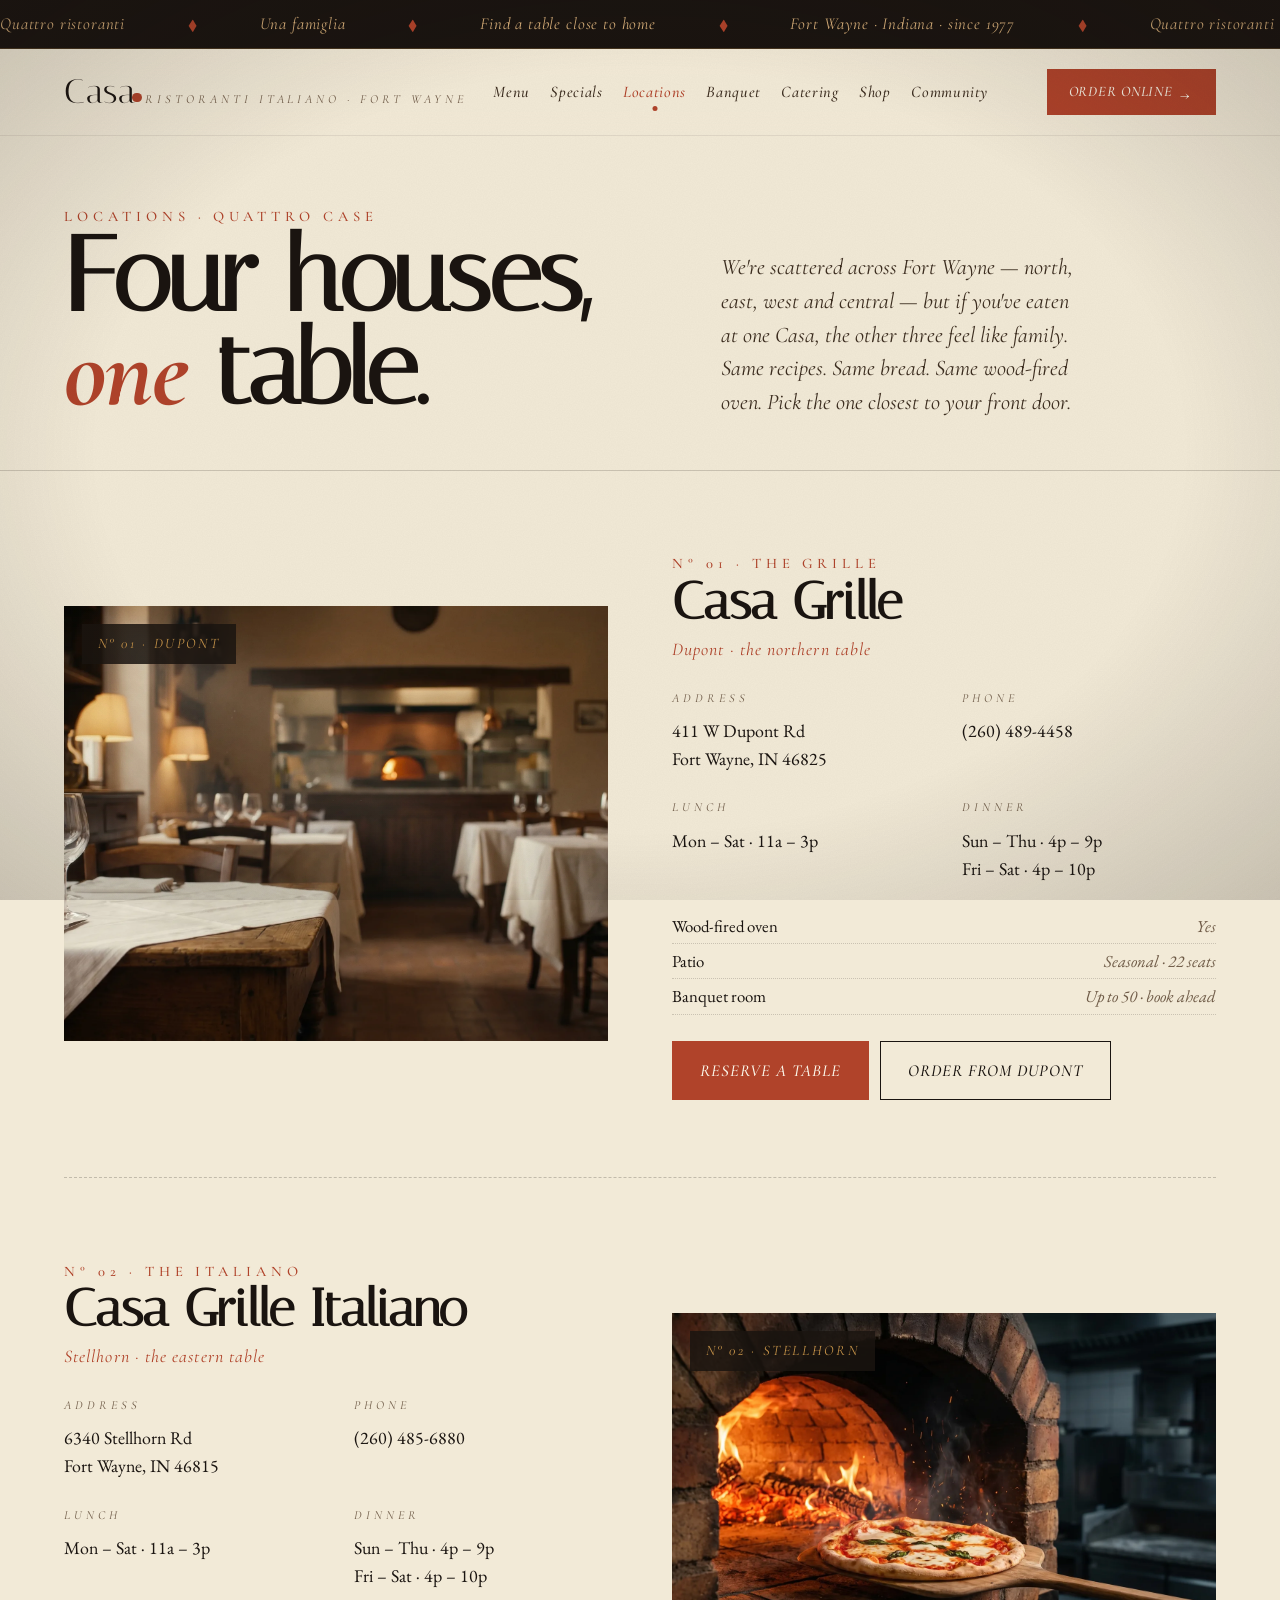
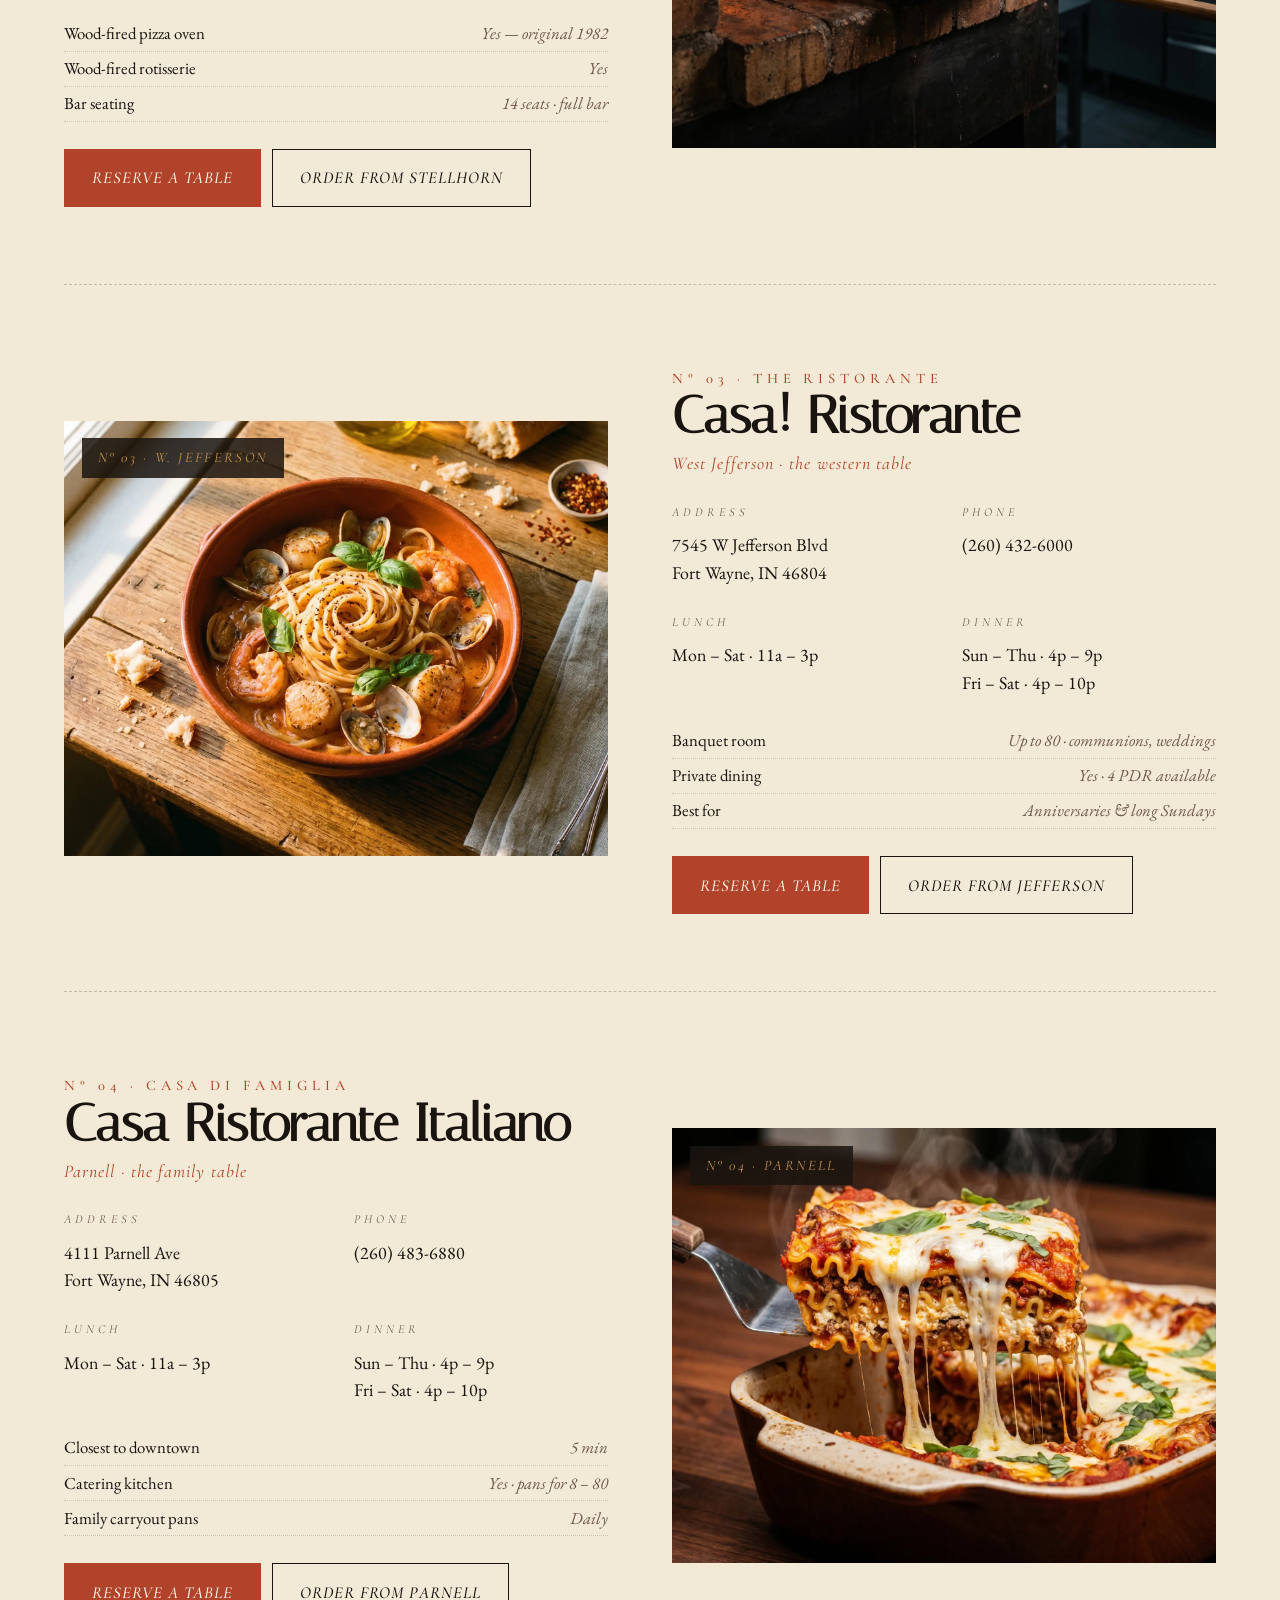
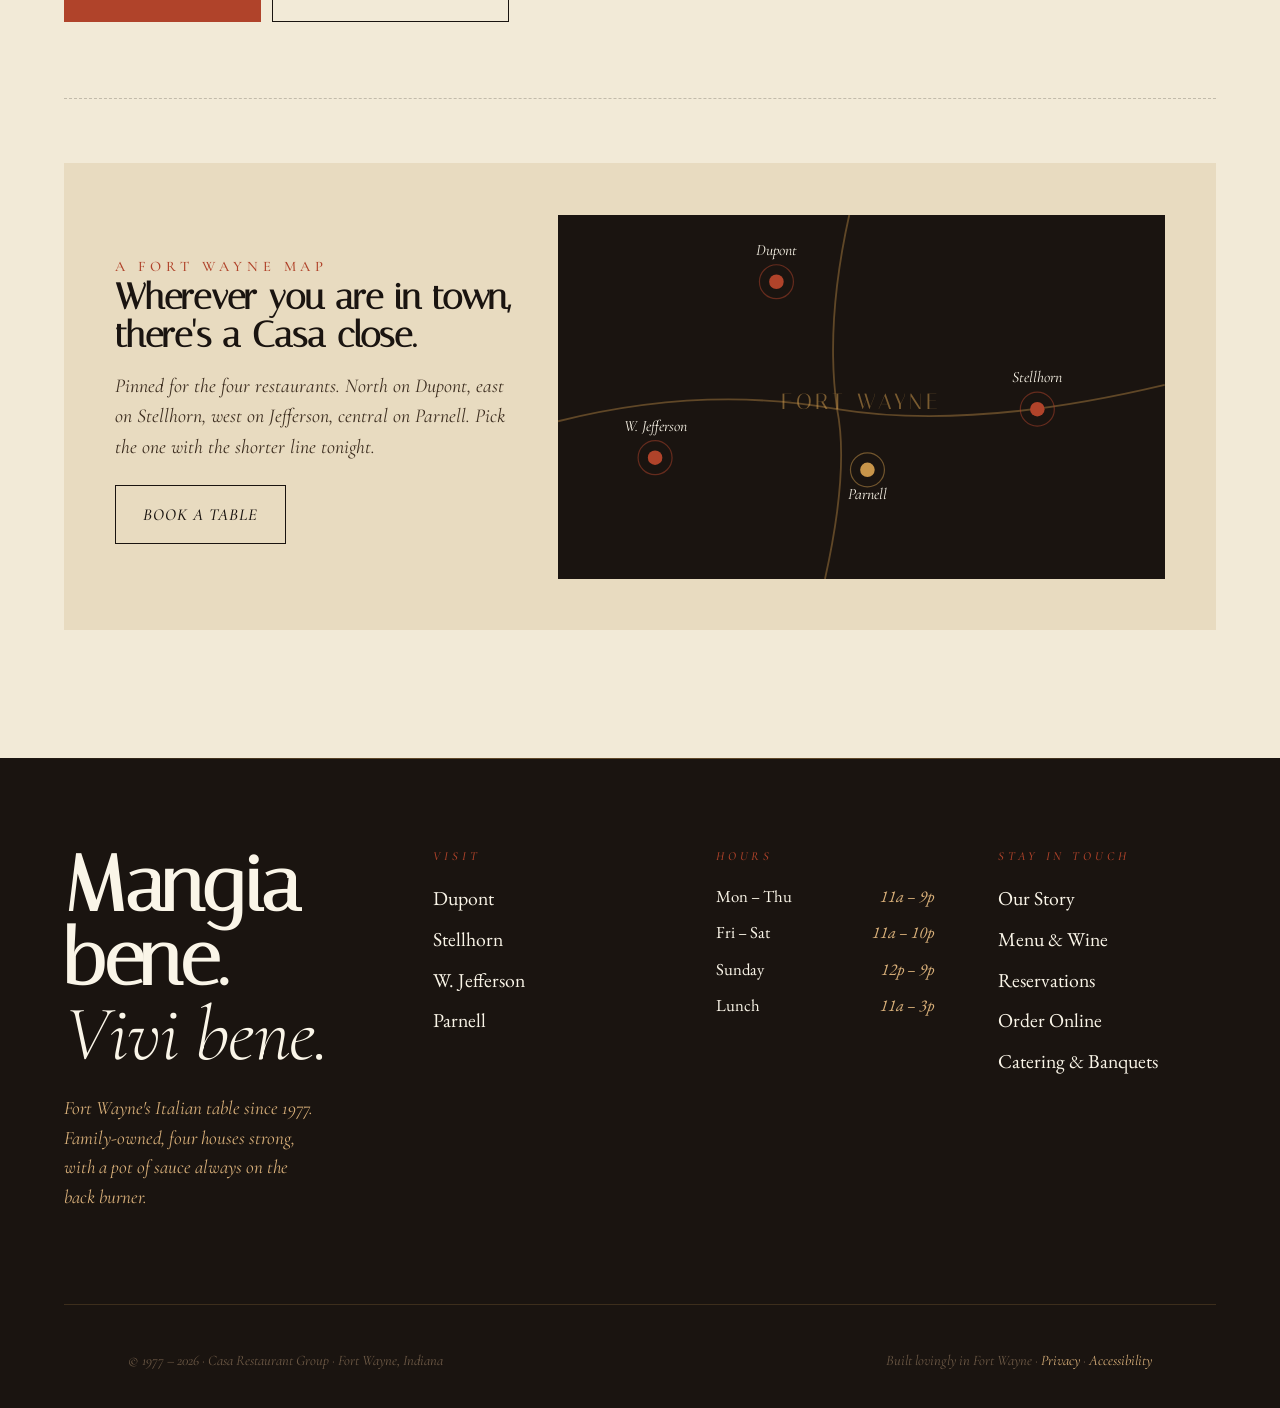
<file: locations.html>
<!DOCTYPE html>
<html lang="en">
<head>
  <meta charset="UTF-8" />
  <meta name="viewport" content="width=device-width, initial-scale=1.0" />
  <title>Locations · Casa Ristoranti Italiano · Fort Wayne</title>
  <meta name="description" content="Four Casa locations across Fort Wayne, Indiana — Dupont, Stellhorn, West Jefferson, and Parnell. Find a table close to home." />
  <meta name="theme-color" content="#F2EAD7" />
  <link rel="icon" type="image/svg+xml" href="assets/svg/diamond.svg" />

  <link rel="preconnect" href="https://fonts.googleapis.com" />
  <link rel="preconnect" href="https://fonts.gstatic.com" crossorigin />
  <link href="https://fonts.googleapis.com/css2?family=Italiana&family=EB+Garamond:ital,wght@0,400;0,500;0,600;1,400;1,500&family=Cormorant+Garamond:ital,wght@0,300;0,400;0,500;1,300;1,400;1,500&display=swap" rel="stylesheet" />

  <link rel="stylesheet" href="assets/css/tokens.css" />
  <link rel="stylesheet" href="assets/css/base.css" />
  <link rel="stylesheet" href="assets/css/typography.css" />
  <link rel="stylesheet" href="assets/css/layout.css" />
  <link rel="stylesheet" href="assets/css/locations.css" />
</head>
<body>
  <a href="#main" class="skip">Skip to content</a>

  <div class="marquee" aria-hidden="true">
    <div class="marquee__track">
      <div class="marquee__row">
        <span class="marquee__item">Quattro ristoranti</span>
        <span class="marquee__dot">◆</span>
        <span class="marquee__item">Una famiglia</span>
        <span class="marquee__dot">◆</span>
        <span class="marquee__item">Find a table close to home</span>
        <span class="marquee__dot">◆</span>
        <span class="marquee__item">Fort Wayne · Indiana · since 1977</span>
        <span class="marquee__dot">◆</span>
      </div>
      <div class="marquee__row" aria-hidden="true">
        <span class="marquee__item">Quattro ristoranti</span>
        <span class="marquee__dot">◆</span>
        <span class="marquee__item">Una famiglia</span>
        <span class="marquee__dot">◆</span>
        <span class="marquee__item">Find a table close to home</span>
        <span class="marquee__dot">◆</span>
        <span class="marquee__item">Fort Wayne · Indiana · since 1977</span>
        <span class="marquee__dot">◆</span>
      </div>
    </div>
  </div>

  <header class="nav" id="site-nav">
    <div class="shell shell--wide nav__inner">
      <a href="index.html" class="nav__brand"><span class="nav__brand-mark">Casa</span><span class="nav__brand-meta">Ristoranti Italiano · Fort Wayne</span></a>
      <nav class="nav__menu" aria-label="Primary">
        <a href="menu.html" class="nav__link">Menu</a>
        <a href="specials.html" class="nav__link">Specials</a>
        <a href="locations.html" class="nav__link">Locations</a>
        <a href="banquet.html" class="nav__link">Banquet</a>
        <a href="catering.html" class="nav__link">Catering</a>
        <a href="shop.html" class="nav__link">Shop</a>
        <a href="community.html" class="nav__link">Community</a>
      </nav>
      <div class="nav__cta"><a href="order.html" class="btn btn--small">Order Online <span class="btn__arrow">→</span></a></div>
      <button class="nav__burger" aria-label="Open menu" aria-expanded="false"><span></span><span></span><span></span></button>
    </div>
  </header>

  <main id="main">
    <section class="shell shell--wide loc-hero">
      <div>
        <span class="t-eyebrow">Locations · Quattro Case</span>
        <h1 class="loc-hero__title reveal">Four houses, <em>one</em> table.</h1>
      </div>
      <p class="loc-hero__lede reveal" style="--reveal-delay: 0.1s">
        We're scattered across Fort Wayne — north, east, west and central — but if you've eaten at one Casa, the other three feel like family. Same recipes. Same bread. Same wood-fired oven. Pick the one closest to your front door.
      </p>
    </section>

    <div class="shell shell--wide">
      <!-- Casa Grille — Dupont -->
      <article class="loc" id="dupont">
        <div class="loc__media reveal">
          <span class="loc__media-num">N° 01 · Dupont</span>
          <img src="assets/img/trattoria-interior.webp" alt="Warm interior of Casa Grille on Dupont, brass pendant lights, terracotta tile floor." />
        </div>
        <div class="loc__text reveal" style="--reveal-delay: 0.1s">
          <span class="t-eyebrow">N° 01 · The Grille</span>
          <h2 class="loc__name">Casa Grille</h2>
          <span class="loc__sub">Dupont · the northern table</span>

          <dl class="loc__details">
            <div>
              <dt>Address</dt>
              <dd>411 W Dupont Rd<br/>Fort Wayne, IN 46825</dd>
            </div>
            <div>
              <dt>Phone</dt>
              <dd><a href="tel:+12604894458">(260) 489-4458</a></dd>
            </div>
            <div>
              <dt>Lunch</dt>
              <dd>Mon &ndash; Sat · 11a &ndash; 3p</dd>
            </div>
            <div>
              <dt>Dinner</dt>
              <dd>Sun &ndash; Thu · 4p &ndash; 9p<br/>Fri &ndash; Sat · 4p &ndash; 10p</dd>
            </div>
          </dl>

          <ul class="loc__hours" style="margin-bottom: 1.5rem;">
            <li><span>Wood-fired oven</span><span>Yes</span></li>
            <li><span>Patio</span><span>Seasonal · 22 seats</span></li>
            <li><span>Banquet room</span><span>Up to 50 · book ahead</span></li>
          </ul>

          <div class="loc__cta">
            <a href="reservations.html?loc=dupont" class="btn">Reserve a Table</a>
            <a href="order.html" class="btn btn--ghost">Order from Dupont</a>
          </div>
        </div>
      </article>

      <!-- Casa Grille Italiano — Stellhorn -->
      <article class="loc" id="stellhorn">
        <div class="loc__media reveal">
          <span class="loc__media-num">N° 02 · Stellhorn</span>
          <img src="assets/img/wood-fired-pizza.webp" alt="Wood-fired pizza going into the brick oven at Casa Stellhorn." />
        </div>
        <div class="loc__text reveal" style="--reveal-delay: 0.1s">
          <span class="t-eyebrow">N° 02 · The Italiano</span>
          <h2 class="loc__name">Casa Grille Italiano</h2>
          <span class="loc__sub">Stellhorn · the eastern table</span>

          <dl class="loc__details">
            <div>
              <dt>Address</dt>
              <dd>6340 Stellhorn Rd<br/>Fort Wayne, IN 46815</dd>
            </div>
            <div>
              <dt>Phone</dt>
              <dd><a href="tel:+12604856880">(260) 485-6880</a></dd>
            </div>
            <div>
              <dt>Lunch</dt>
              <dd>Mon &ndash; Sat · 11a &ndash; 3p</dd>
            </div>
            <div>
              <dt>Dinner</dt>
              <dd>Sun &ndash; Thu · 4p &ndash; 9p<br/>Fri &ndash; Sat · 4p &ndash; 10p</dd>
            </div>
          </dl>

          <ul class="loc__hours" style="margin-bottom: 1.5rem;">
            <li><span>Wood-fired pizza oven</span><span>Yes — original 1982</span></li>
            <li><span>Wood-fired rotisserie</span><span>Yes</span></li>
            <li><span>Bar seating</span><span>14 seats · full bar</span></li>
          </ul>

          <div class="loc__cta">
            <a href="reservations.html?loc=stellhorn" class="btn">Reserve a Table</a>
            <a href="order.html" class="btn btn--ghost">Order from Stellhorn</a>
          </div>
        </div>
      </article>

      <!-- Casa! Ristorante — Jefferson -->
      <article class="loc" id="jefferson">
        <div class="loc__media reveal">
          <span class="loc__media-num">N° 03 · W. Jefferson</span>
          <img src="assets/img/hero-linguine.webp" alt="Plate of Linguine Tutto Mare from Casa! Ristorante on West Jefferson." />
        </div>
        <div class="loc__text reveal" style="--reveal-delay: 0.1s">
          <span class="t-eyebrow">N° 03 · The Ristorante</span>
          <h2 class="loc__name">Casa! Ristorante</h2>
          <span class="loc__sub">West Jefferson · the western table</span>

          <dl class="loc__details">
            <div>
              <dt>Address</dt>
              <dd>7545 W Jefferson Blvd<br/>Fort Wayne, IN 46804</dd>
            </div>
            <div>
              <dt>Phone</dt>
              <dd><a href="tel:+12604326000">(260) 432-6000</a></dd>
            </div>
            <div>
              <dt>Lunch</dt>
              <dd>Mon &ndash; Sat · 11a &ndash; 3p</dd>
            </div>
            <div>
              <dt>Dinner</dt>
              <dd>Sun &ndash; Thu · 4p &ndash; 9p<br/>Fri &ndash; Sat · 4p &ndash; 10p</dd>
            </div>
          </dl>

          <ul class="loc__hours" style="margin-bottom: 1.5rem;">
            <li><span>Banquet room</span><span>Up to 80 · communions, weddings</span></li>
            <li><span>Private dining</span><span>Yes · 4 PDR available</span></li>
            <li><span>Best for</span><span>Anniversaries &amp; long Sundays</span></li>
          </ul>

          <div class="loc__cta">
            <a href="reservations.html?loc=jefferson" class="btn">Reserve a Table</a>
            <a href="order.html" class="btn btn--ghost">Order from Jefferson</a>
          </div>
        </div>
      </article>

      <!-- Casa Ristorante Italiano — Parnell -->
      <article class="loc" id="parnell">
        <div class="loc__media reveal">
          <span class="loc__media-num">N° 04 · Parnell</span>
          <img src="assets/img/lasagna.webp" alt="A square slice of lasagna being lifted from a deep ceramic dish." />
        </div>
        <div class="loc__text reveal" style="--reveal-delay: 0.1s">
          <span class="t-eyebrow">N° 04 · Casa di Famiglia</span>
          <h2 class="loc__name">Casa Ristorante Italiano</h2>
          <span class="loc__sub">Parnell · the family table</span>

          <dl class="loc__details">
            <div>
              <dt>Address</dt>
              <dd>4111 Parnell Ave<br/>Fort Wayne, IN 46805</dd>
            </div>
            <div>
              <dt>Phone</dt>
              <dd><a href="tel:+12604836880">(260) 483-6880</a></dd>
            </div>
            <div>
              <dt>Lunch</dt>
              <dd>Mon &ndash; Sat · 11a &ndash; 3p</dd>
            </div>
            <div>
              <dt>Dinner</dt>
              <dd>Sun &ndash; Thu · 4p &ndash; 9p<br/>Fri &ndash; Sat · 4p &ndash; 10p</dd>
            </div>
          </dl>

          <ul class="loc__hours" style="margin-bottom: 1.5rem;">
            <li><span>Closest to downtown</span><span>5 min</span></li>
            <li><span>Catering kitchen</span><span>Yes · pans for 8 &ndash; 80</span></li>
            <li><span>Family carryout pans</span><span>Daily</span></li>
          </ul>

          <div class="loc__cta">
            <a href="reservations.html?loc=parnell" class="btn">Reserve a Table</a>
            <a href="order.html" class="btn btn--ghost">Order from Parnell</a>
          </div>
        </div>
      </article>

      <!-- Map placeholder -->
      <div class="loc-map">
        <div>
          <span class="t-eyebrow">A Fort Wayne map</span>
          <h2 class="loc-map__title">Wherever you are in town, there's a Casa close.</h2>
          <p class="loc-map__copy">Pinned for the four restaurants. North on Dupont, east on Stellhorn, west on Jefferson, central on Parnell. Pick the one with the shorter line tonight.</p>
          <a href="reservations.html" class="btn btn--ghost" style="margin-top: 1.25rem;">Book a Table</a>
        </div>

        <div class="loc-map__visual" aria-label="Fort Wayne sketch map showing Casa locations">
          <svg viewBox="0 0 500 300" xmlns="http://www.w3.org/2000/svg" preserveAspectRatio="xMidYMid meet">
            <!-- Simple stylized "rivers" -->
            <path d="M 0,170 Q 120,140 230,160 Q 340,178 500,140" stroke="rgba(200,149,74,0.4)" stroke-width="1.5" fill="none"/>
            <path d="M 230,160 Q 240,210 220,300" stroke="rgba(200,149,74,0.4)" stroke-width="1.5" fill="none"/>
            <path d="M 230,160 Q 220,90 240,0" stroke="rgba(200,149,74,0.4)" stroke-width="1.5" fill="none"/>

            <!-- City label -->
            <text x="250" y="160" fill="rgba(200,149,74,0.55)" text-anchor="middle" font-family="'Italiana', serif" font-size="18" letter-spacing="3">FORT WAYNE</text>

            <!-- Pins -->
            <!-- Dupont (north) -->
            <g transform="translate(180,55)">
              <circle r="6" fill="#B0432A"/>
              <circle r="14" fill="none" stroke="#B0432A" stroke-opacity="0.5" stroke-width="1"/>
              <text x="0" y="-22" fill="#FAF5E8" text-anchor="middle" font-family="'Cormorant Garamond', serif" font-style="italic" font-size="13">Dupont</text>
            </g>
            <!-- Stellhorn (east) -->
            <g transform="translate(395,160)">
              <circle r="6" fill="#B0432A"/>
              <circle r="14" fill="none" stroke="#B0432A" stroke-opacity="0.5" stroke-width="1"/>
              <text x="0" y="-22" fill="#FAF5E8" text-anchor="middle" font-family="'Cormorant Garamond', serif" font-style="italic" font-size="13">Stellhorn</text>
            </g>
            <!-- Jefferson (west) -->
            <g transform="translate(80,200)">
              <circle r="6" fill="#B0432A"/>
              <circle r="14" fill="none" stroke="#B0432A" stroke-opacity="0.5" stroke-width="1"/>
              <text x="0" y="-22" fill="#FAF5E8" text-anchor="middle" font-family="'Cormorant Garamond', serif" font-style="italic" font-size="13">W. Jefferson</text>
            </g>
            <!-- Parnell (central) -->
            <g transform="translate(255,210)">
              <circle r="6" fill="#C8954A"/>
              <circle r="14" fill="none" stroke="#C8954A" stroke-opacity="0.5" stroke-width="1"/>
              <text x="0" y="24" fill="#FAF5E8" text-anchor="middle" font-family="'Cormorant Garamond', serif" font-style="italic" font-size="13">Parnell</text>
            </g>
          </svg>
        </div>
      </div>
    </div>
  </main>

  <footer class="footer">
    <div class="shell shell--wide">
      <div class="footer__inner">
        <div class="footer__brand">
          <h2 class="footer__head">Mangia bene.<br/><em class="flourish">Vivi bene.</em></h2>
          <p class="footer__lede">Fort Wayne's Italian table since 1977. Family-owned, four houses strong, with a pot of sauce always on the back burner.</p>
        </div>
        <div class="footer__col">
          <h4>Visit</h4>
          <ul>
            <li><a href="locations.html#dupont">Dupont</a></li>
            <li><a href="locations.html#stellhorn">Stellhorn</a></li>
            <li><a href="locations.html#jefferson">W. Jefferson</a></li>
            <li><a href="locations.html#parnell">Parnell</a></li>
          </ul>
        </div>
        <div class="footer__col">
          <h4>Hours</h4>
          <ul class="footer__hours">
            <li><span>Mon &ndash; Thu</span><span>11a &ndash; 9p</span></li>
            <li><span>Fri &ndash; Sat</span><span>11a &ndash; 10p</span></li>
            <li><span>Sunday</span><span>12p &ndash; 9p</span></li>
            <li><span>Lunch</span><span>11a &ndash; 3p</span></li>
          </ul>
        </div>
        <div class="footer__col">
          <h4>Stay in Touch</h4>
          <ul>
            <li><a href="story.html">Our Story</a></li>
            <li><a href="menu.html">Menu &amp; Wine</a></li>
            <li><a href="reservations.html">Reservations</a></li>
            <li><a href="order.html">Order Online</a></li>
            <li><a href="#">Catering &amp; Banquets</a></li>
          </ul>
        </div>
      </div>
      <hr class="footer__rule" />
      <div class="shell shell--wide footer__legal">
        <span>&copy; 1977 &ndash; <span id="year"></span> · Casa Restaurant Group · Fort Wayne, Indiana</span>
        <span>Built lovingly in Fort Wayne · <a href="#">Privacy</a> · <a href="#">Accessibility</a></span>
      </div>
    </div>
  </footer>

  <script type="module" src="assets/js/main.js"></script>
</body>
</html>
</file>
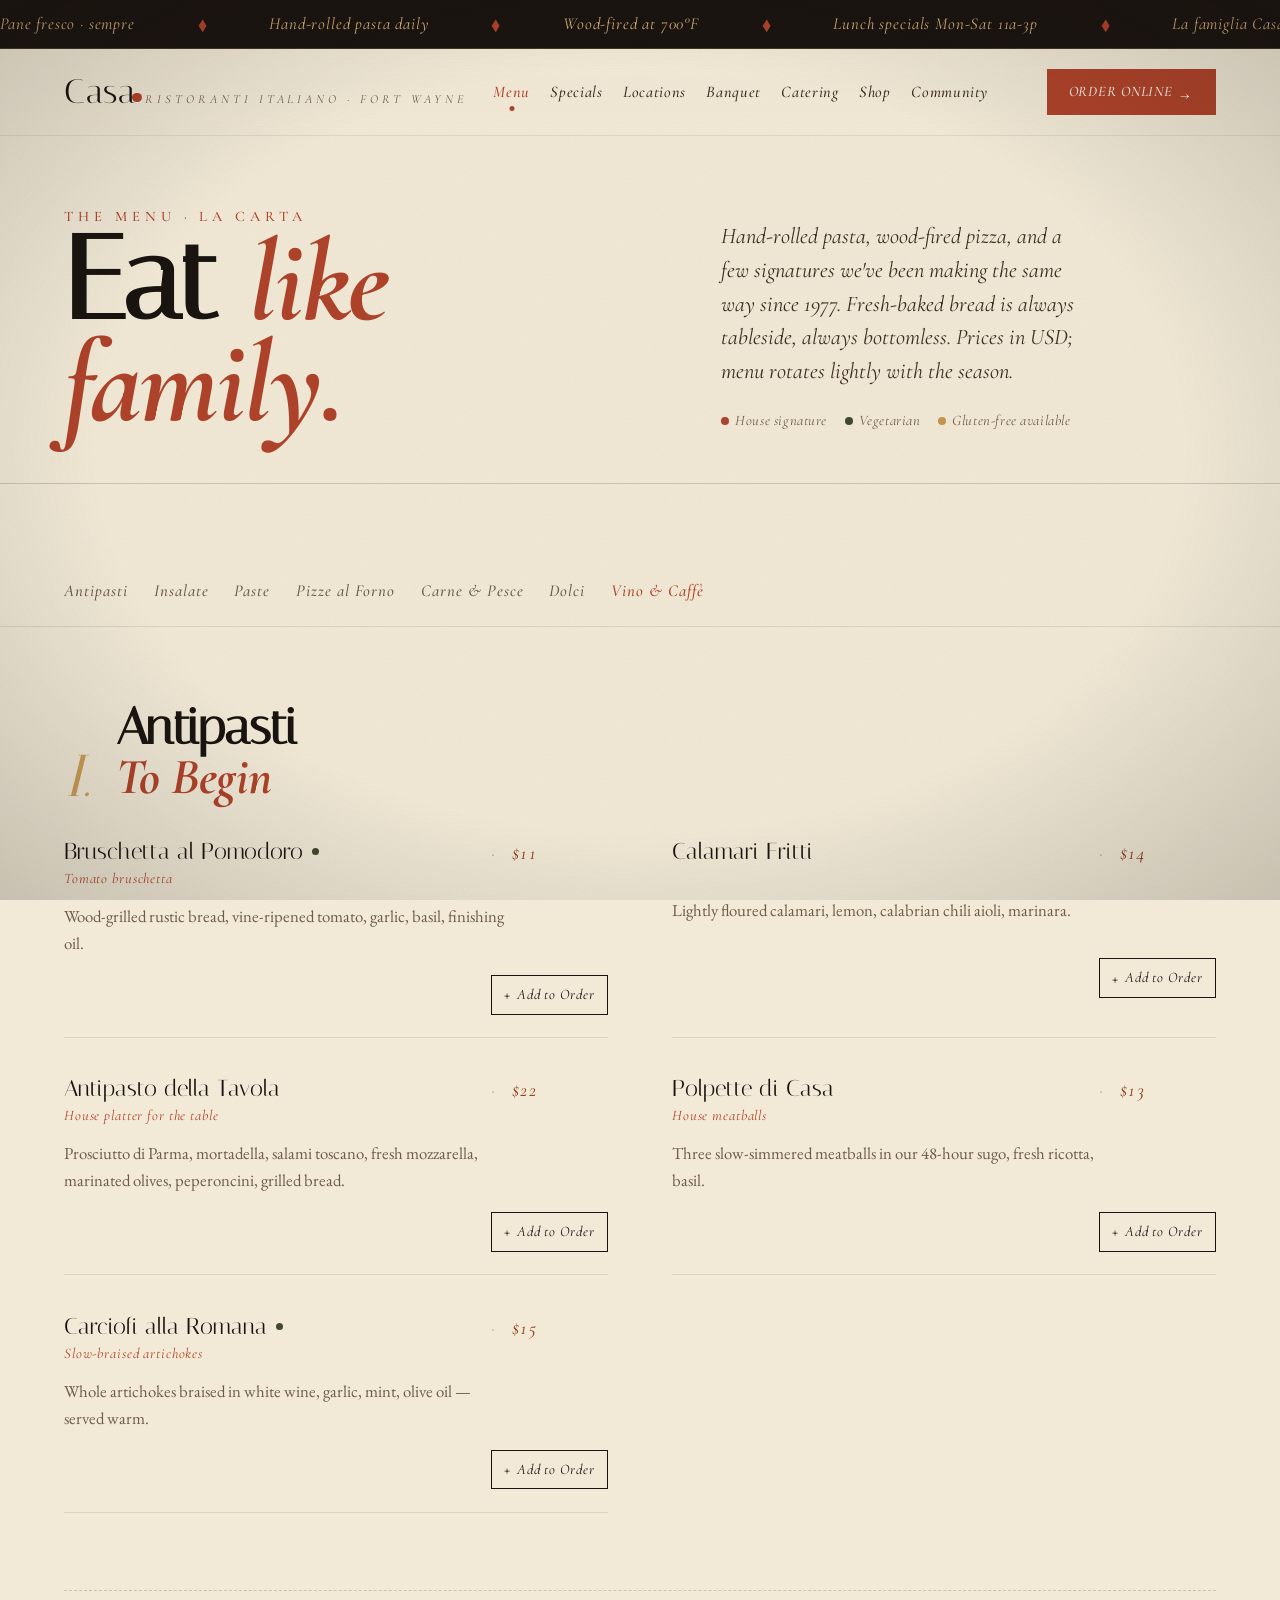
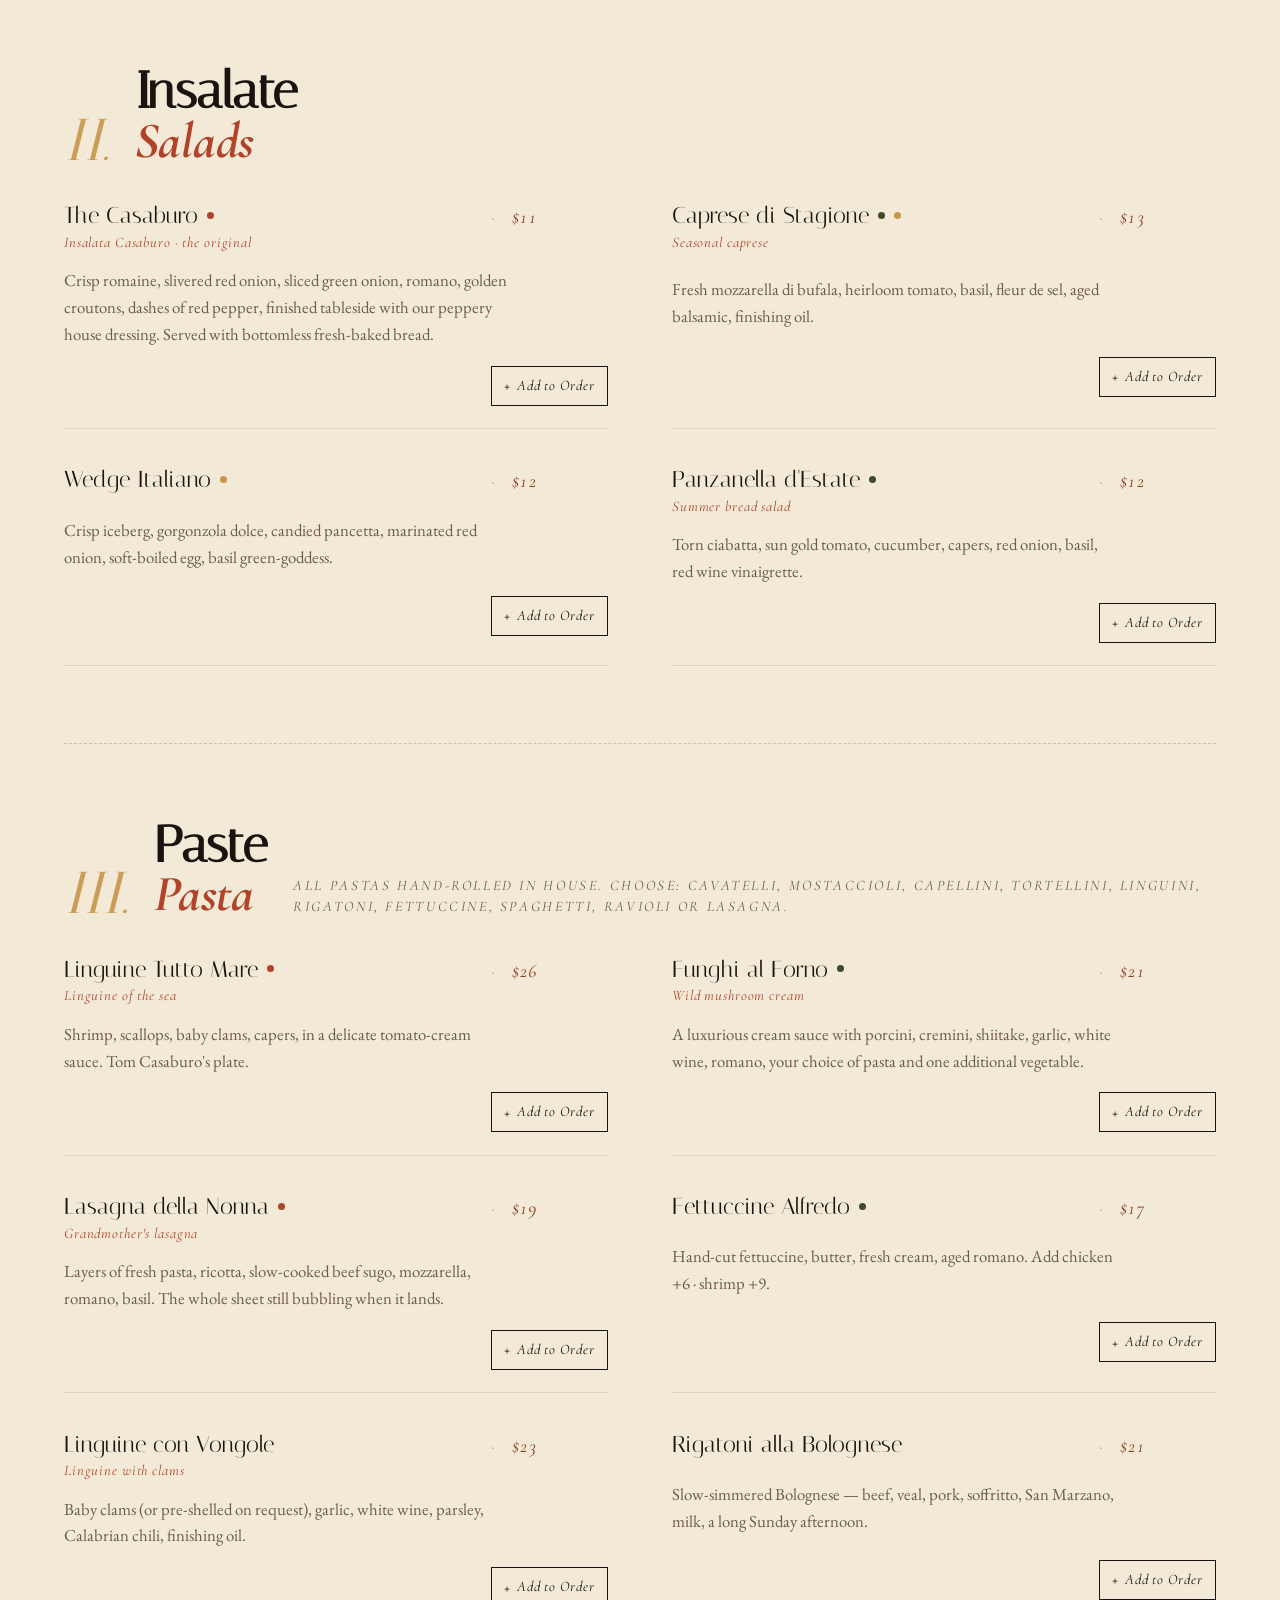
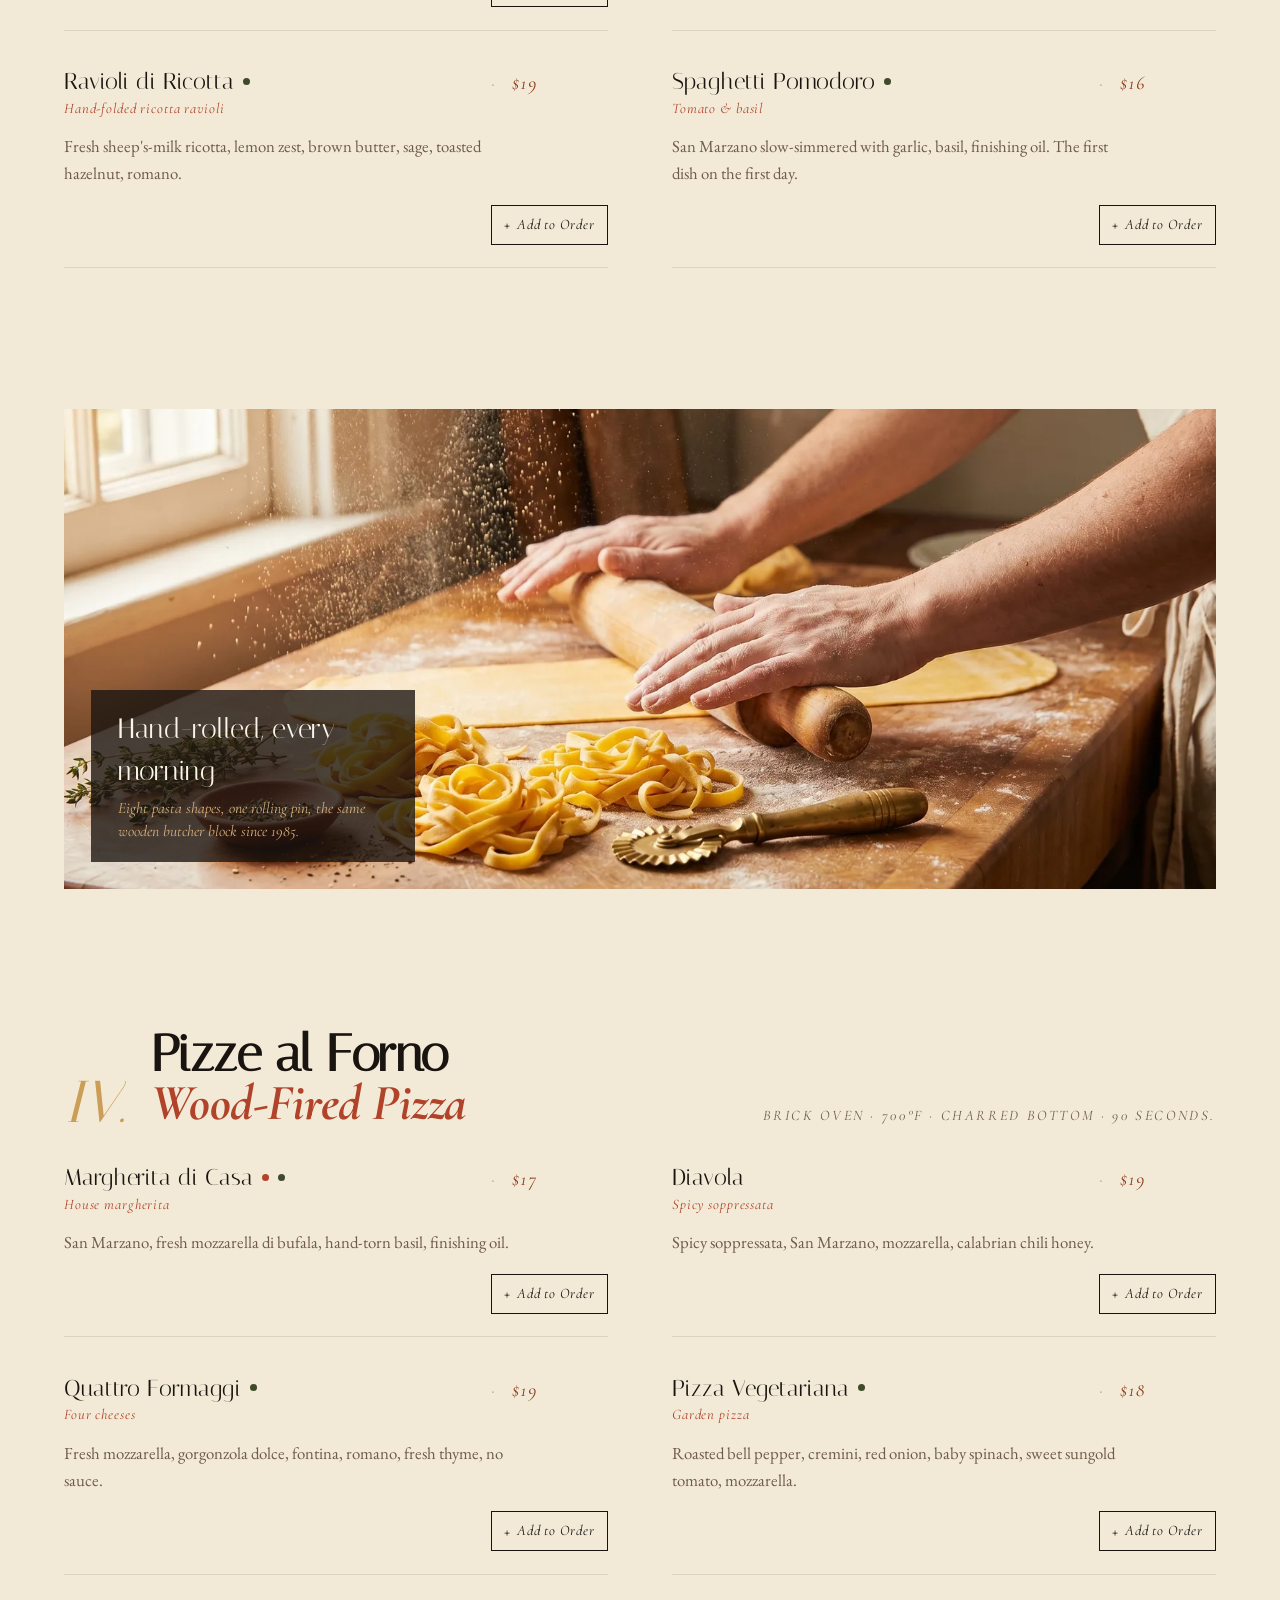
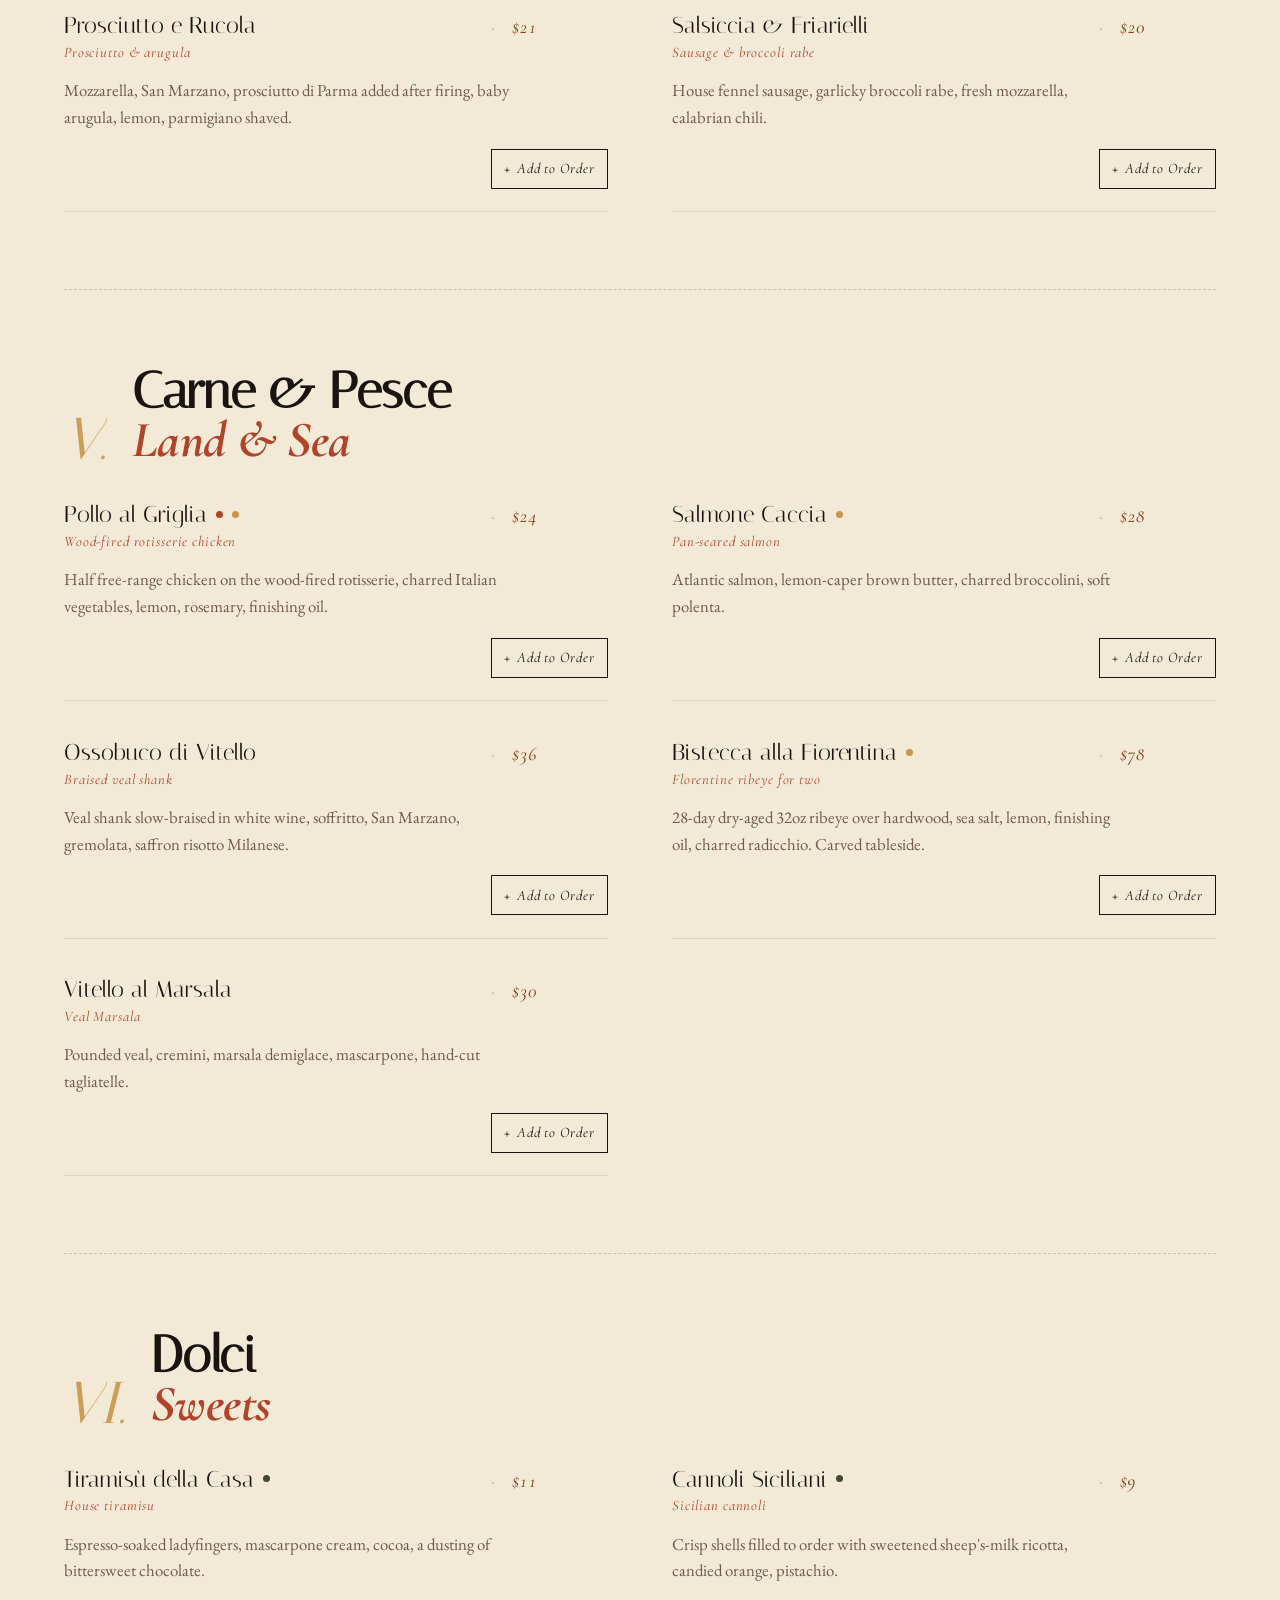
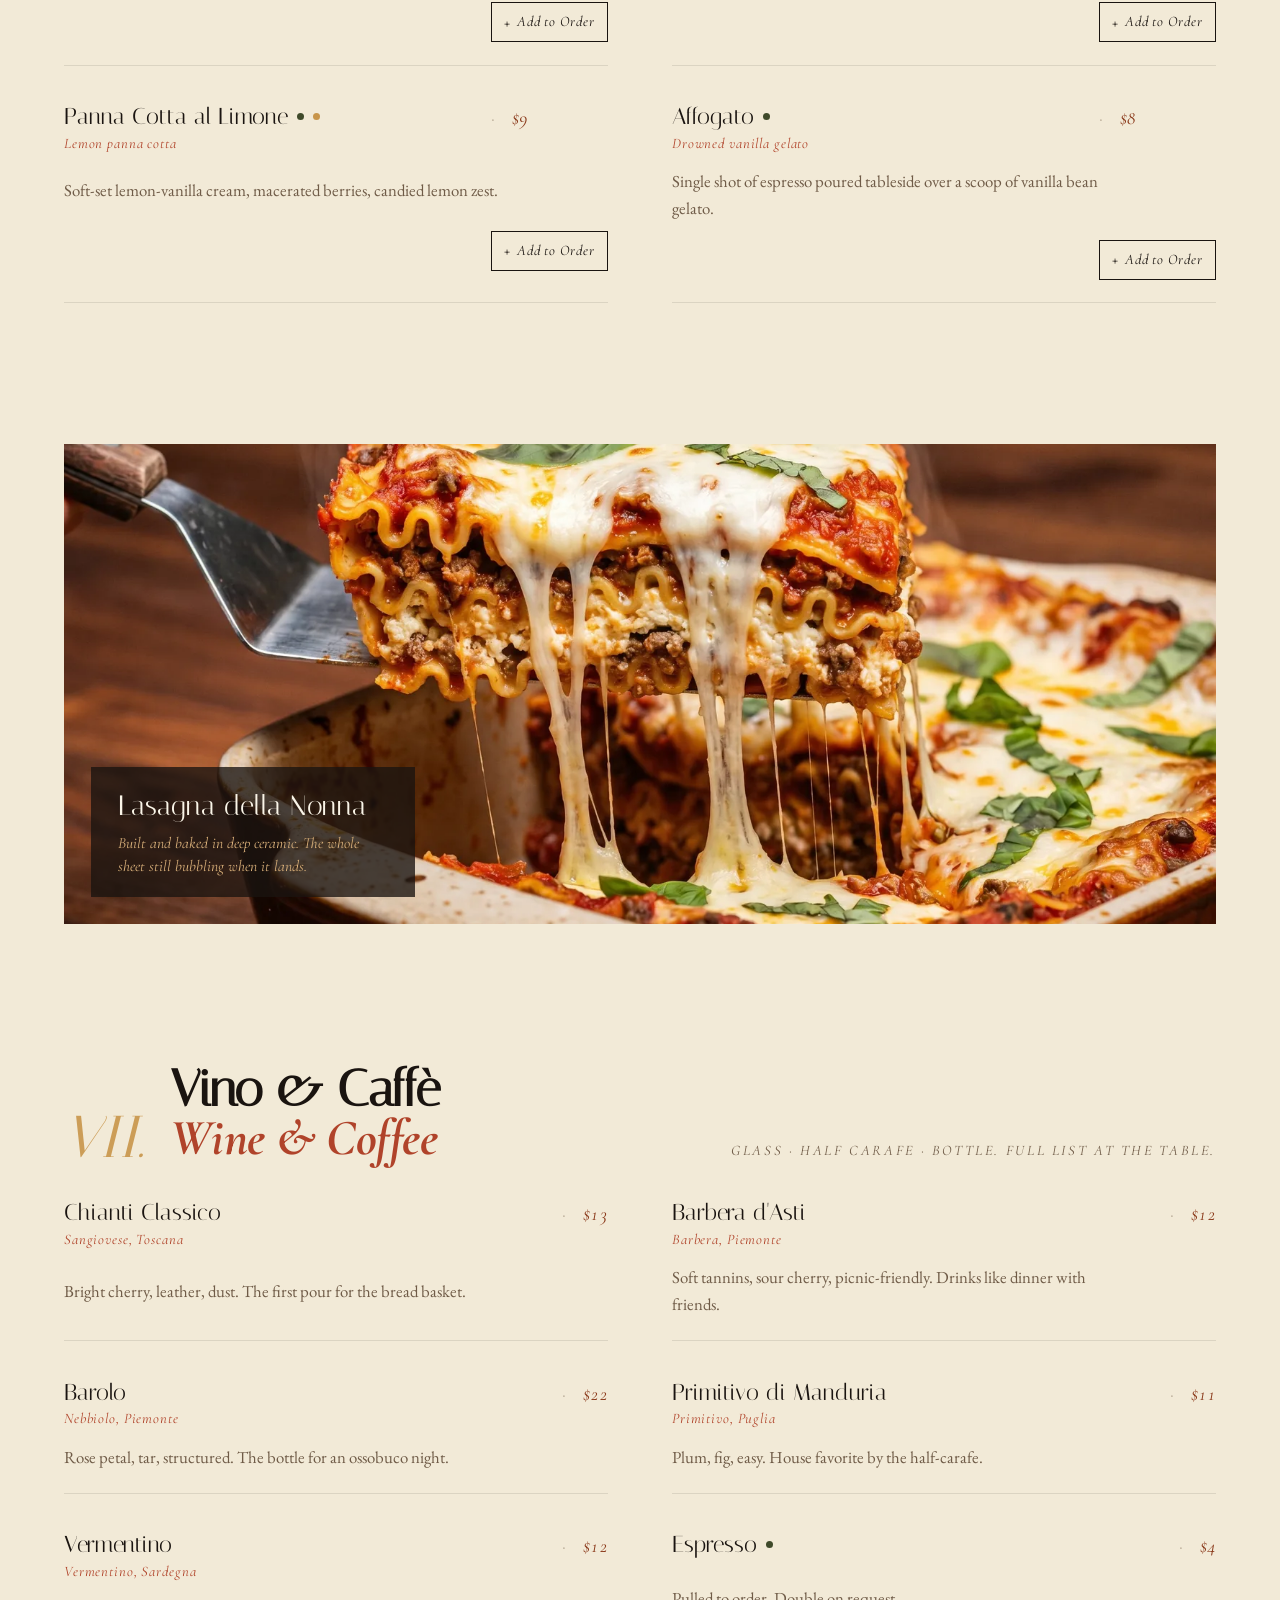
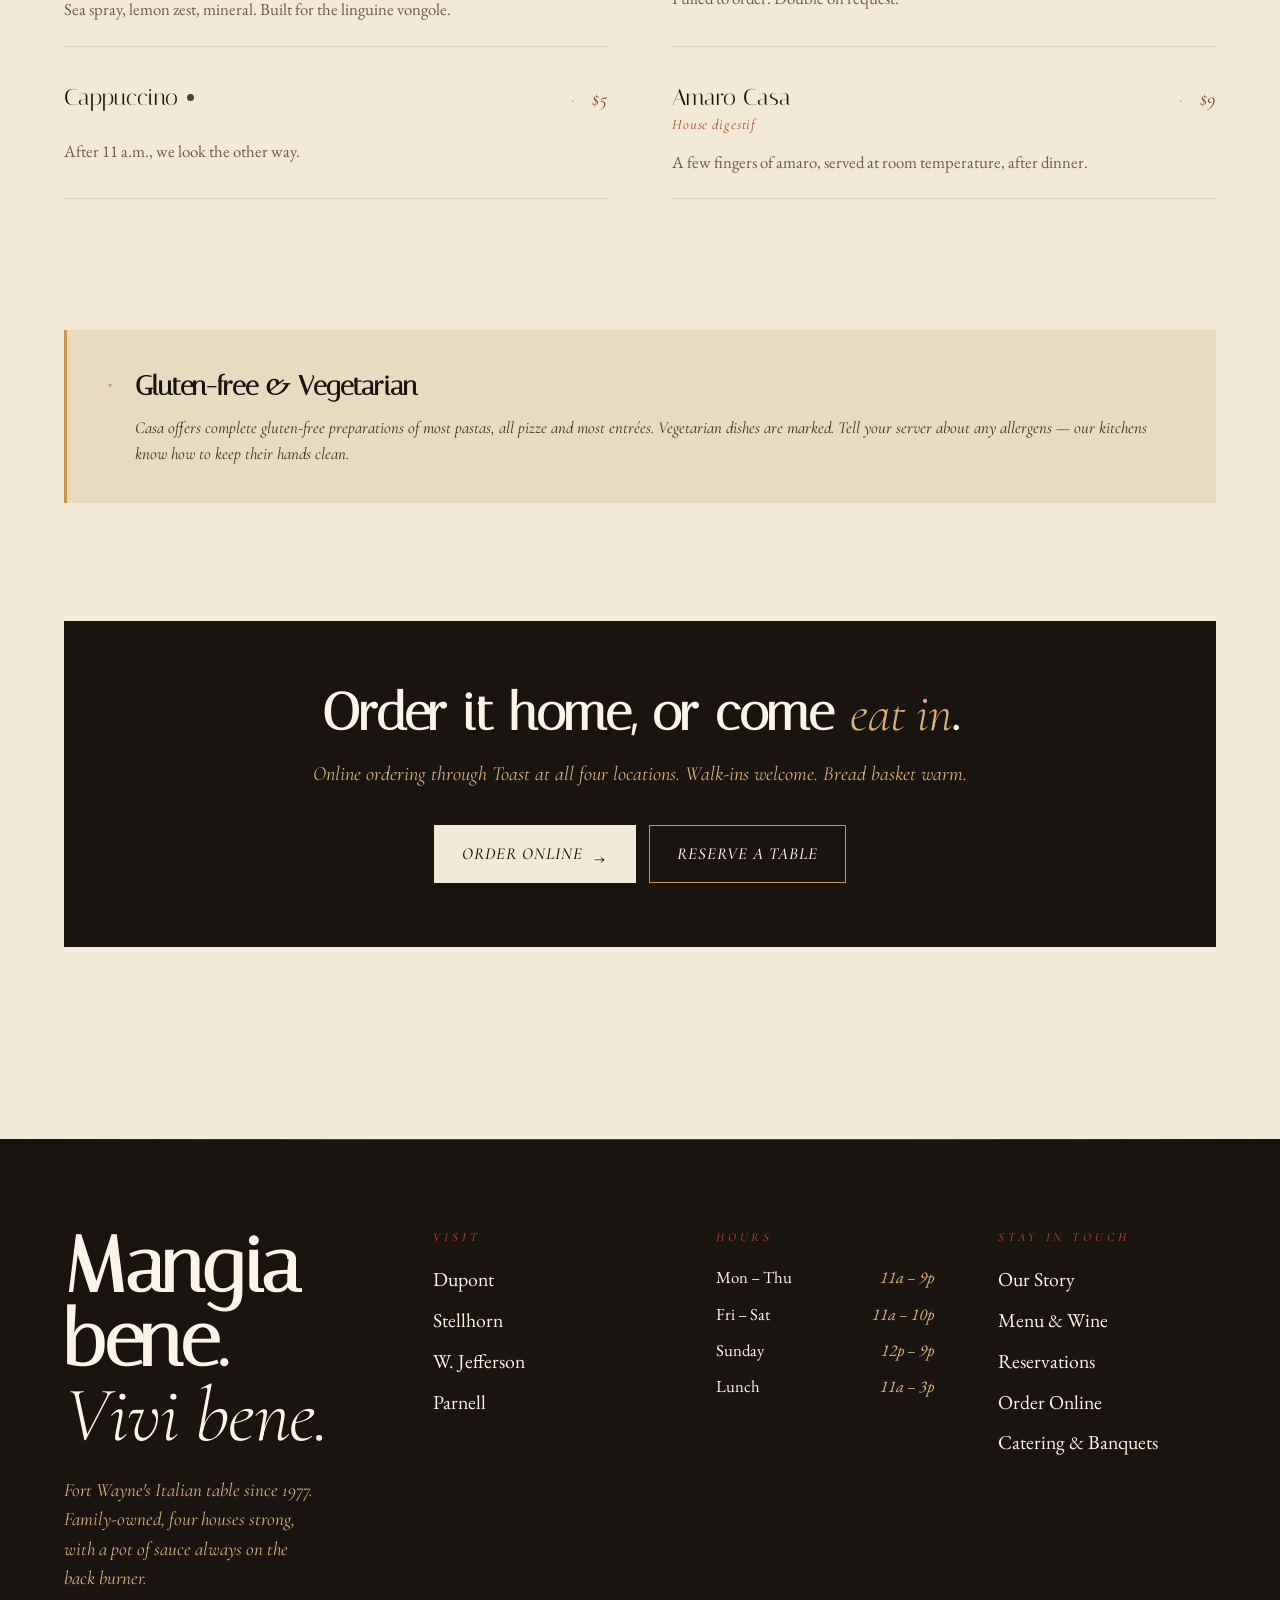
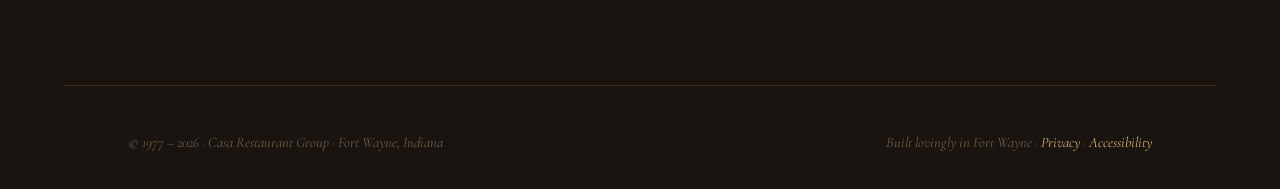
<file: menu.html>
<!DOCTYPE html>
<html lang="en">
<head>
  <meta charset="UTF-8" />
  <meta name="viewport" content="width=device-width, initial-scale=1.0" />
  <title>The Menu · Casa Ristoranti Italiano · Fort Wayne</title>
  <meta name="description" content="Wood-fired pizza, hand-rolled pasta, the original Casaburo Salad, and a wine list built for a long table. The full Casa menu." />
  <meta name="theme-color" content="#F2EAD7" />
  <link rel="icon" type="image/svg+xml" href="assets/svg/diamond.svg" />

  <link rel="preconnect" href="https://fonts.googleapis.com" />
  <link rel="preconnect" href="https://fonts.gstatic.com" crossorigin />
  <link href="https://fonts.googleapis.com/css2?family=Italiana&family=EB+Garamond:ital,wght@0,400;0,500;0,600;1,400;1,500&family=Cormorant+Garamond:ital,wght@0,300;0,400;0,500;1,300;1,400;1,500&display=swap" rel="stylesheet" />

  <link rel="stylesheet" href="assets/css/tokens.css" />
  <link rel="stylesheet" href="assets/css/base.css" />
  <link rel="stylesheet" href="assets/css/typography.css" />
  <link rel="stylesheet" href="assets/css/layout.css" />
  <link rel="stylesheet" href="assets/css/menu.css" />
  <link rel="stylesheet" href="assets/css/cart.css" />
</head>
<body>
  <a href="#main" class="skip">Skip to content</a>

  <div class="marquee" aria-hidden="true">
    <div class="marquee__track">
      <div class="marquee__row">
        <span class="marquee__item">Pane fresco · sempre</span>
        <span class="marquee__dot">◆</span>
        <span class="marquee__item">Hand-rolled pasta daily</span>
        <span class="marquee__dot">◆</span>
        <span class="marquee__item">Wood-fired at 700&deg;F</span>
        <span class="marquee__dot">◆</span>
        <span class="marquee__item">Lunch specials Mon-Sat 11a-3p</span>
        <span class="marquee__dot">◆</span>
        <span class="marquee__item">La famiglia Casaburo · dal 1977</span>
        <span class="marquee__dot">◆</span>
      </div>
      <div class="marquee__row" aria-hidden="true">
        <span class="marquee__item">Pane fresco · sempre</span>
        <span class="marquee__dot">◆</span>
        <span class="marquee__item">Hand-rolled pasta daily</span>
        <span class="marquee__dot">◆</span>
        <span class="marquee__item">Wood-fired at 700&deg;F</span>
        <span class="marquee__dot">◆</span>
        <span class="marquee__item">Lunch specials Mon-Sat 11a-3p</span>
        <span class="marquee__dot">◆</span>
        <span class="marquee__item">La famiglia Casaburo · dal 1977</span>
        <span class="marquee__dot">◆</span>
      </div>
    </div>
  </div>

  <header class="nav" id="site-nav">
    <div class="shell shell--wide nav__inner">
      <a href="index.html" class="nav__brand"><span class="nav__brand-mark">Casa</span><span class="nav__brand-meta">Ristoranti Italiano · Fort Wayne</span></a>
      <nav class="nav__menu" aria-label="Primary">
        <a href="menu.html" class="nav__link">Menu</a>
        <a href="specials.html" class="nav__link">Specials</a>
        <a href="locations.html" class="nav__link">Locations</a>
        <a href="banquet.html" class="nav__link">Banquet</a>
        <a href="catering.html" class="nav__link">Catering</a>
        <a href="shop.html" class="nav__link">Shop</a>
        <a href="community.html" class="nav__link">Community</a>
      </nav>
      <div class="nav__cta"><a href="order.html" class="btn btn--small">Order Online <span class="btn__arrow">→</span></a></div>
      <button class="nav__burger" aria-label="Open menu" aria-expanded="false"><span></span><span></span><span></span></button>
    </div>
  </header>

  <main id="main">
    <!-- Menu hero -->
    <section class="menu-hero">
      <div class="shell shell--wide menu-hero__inner">
        <div>
          <span class="t-eyebrow">The Menu · La Carta</span>
          <h1 class="menu-hero__title reveal">
            Eat <em>like family.</em>
          </h1>
        </div>
        <div>
          <p class="menu-hero__lede reveal" style="--reveal-delay: 0.1s">
            Hand-rolled pasta, wood-fired pizza, and a few signatures we've been making the same way since 1977. Fresh-baked bread is always tableside, always bottomless. Prices in USD; menu rotates lightly with the season.
          </p>
          <div class="menu-hero__legend">
            <span><i></i>House signature</span>
            <span><i class="veg"></i>Vegetarian</span>
            <span><i class="gf"></i>Gluten-free available</span>
          </div>
        </div>
      </div>
    </section>

    <!-- Sticky tabs -->
    <div class="menu-tabs">
      <div class="shell shell--wide">
        <div class="menu-tabs__inner" id="menu-tabs"></div>
      </div>
    </div>

    <!-- Menu body, JS-rendered -->
    <div class="shell shell--wide" id="menu-root"></div>

    <!-- Closing CTA -->
    <section class="shell shell--wide" style="padding-block: clamp(2rem, 5vw, 4rem);">
      <div style="background: var(--ink); color: var(--bone); padding: clamp(2rem, 5vw, 4rem); text-align: center;">
        <h3 style="font-family: var(--font-display); font-size: clamp(2rem, 1.5rem + 2vw, 3rem); line-height: 1.05; margin-bottom: 1rem;">Order it home, or come <em class="flourish" style="color: var(--gold-soft);">eat in</em>.</h3>
        <p style="font-family: var(--font-italic); font-style: italic; color: var(--gold-soft); font-size: 1.125rem; margin-bottom: 2rem;">Online ordering through Toast at all four locations. Walk-ins welcome. Bread basket warm.</p>
        <div style="display: flex; flex-wrap: wrap; gap: 0.75rem; justify-content: center;">
          <a href="order.html" class="btn btn--cream">Order Online <span class="btn__arrow">→</span></a>
          <a href="reservations.html" class="btn btn--ghost" style="color: var(--bone); border-color: var(--gold);">Reserve a Table</a>
        </div>
      </div>
    </section>
  </main>

  <footer class="footer">
    <div class="shell shell--wide">
      <div class="footer__inner">
        <div class="footer__brand">
          <h2 class="footer__head">Mangia bene.<br/><em class="flourish">Vivi bene.</em></h2>
          <p class="footer__lede">Fort Wayne's Italian table since 1977. Family-owned, four houses strong, with a pot of sauce always on the back burner.</p>
        </div>
        <div class="footer__col">
          <h4>Visit</h4>
          <ul>
            <li><a href="locations.html#dupont">Dupont</a></li>
            <li><a href="locations.html#stellhorn">Stellhorn</a></li>
            <li><a href="locations.html#jefferson">W. Jefferson</a></li>
            <li><a href="locations.html#parnell">Parnell</a></li>
          </ul>
        </div>
        <div class="footer__col">
          <h4>Hours</h4>
          <ul class="footer__hours">
            <li><span>Mon &ndash; Thu</span><span>11a &ndash; 9p</span></li>
            <li><span>Fri &ndash; Sat</span><span>11a &ndash; 10p</span></li>
            <li><span>Sunday</span><span>12p &ndash; 9p</span></li>
            <li><span>Lunch</span><span>11a &ndash; 3p</span></li>
          </ul>
        </div>
        <div class="footer__col">
          <h4>Stay in Touch</h4>
          <ul>
            <li><a href="story.html">Our Story</a></li>
            <li><a href="menu.html">Menu &amp; Wine</a></li>
            <li><a href="reservations.html">Reservations</a></li>
            <li><a href="order.html">Order Online</a></li>
            <li><a href="#">Catering &amp; Banquets</a></li>
          </ul>
        </div>
      </div>
      <hr class="footer__rule" />
      <div class="shell shell--wide footer__legal">
        <span>&copy; 1977 &ndash; <span id="year"></span> · Casa Restaurant Group · Fort Wayne, Indiana</span>
        <span>Built lovingly in Fort Wayne · <a href="#">Privacy</a> · <a href="#">Accessibility</a></span>
      </div>
    </div>
  </footer>

  <script type="module" src="assets/js/main.js"></script>
  <script type="module" src="assets/js/menu.js"></script>
</body>
</html>
</file>
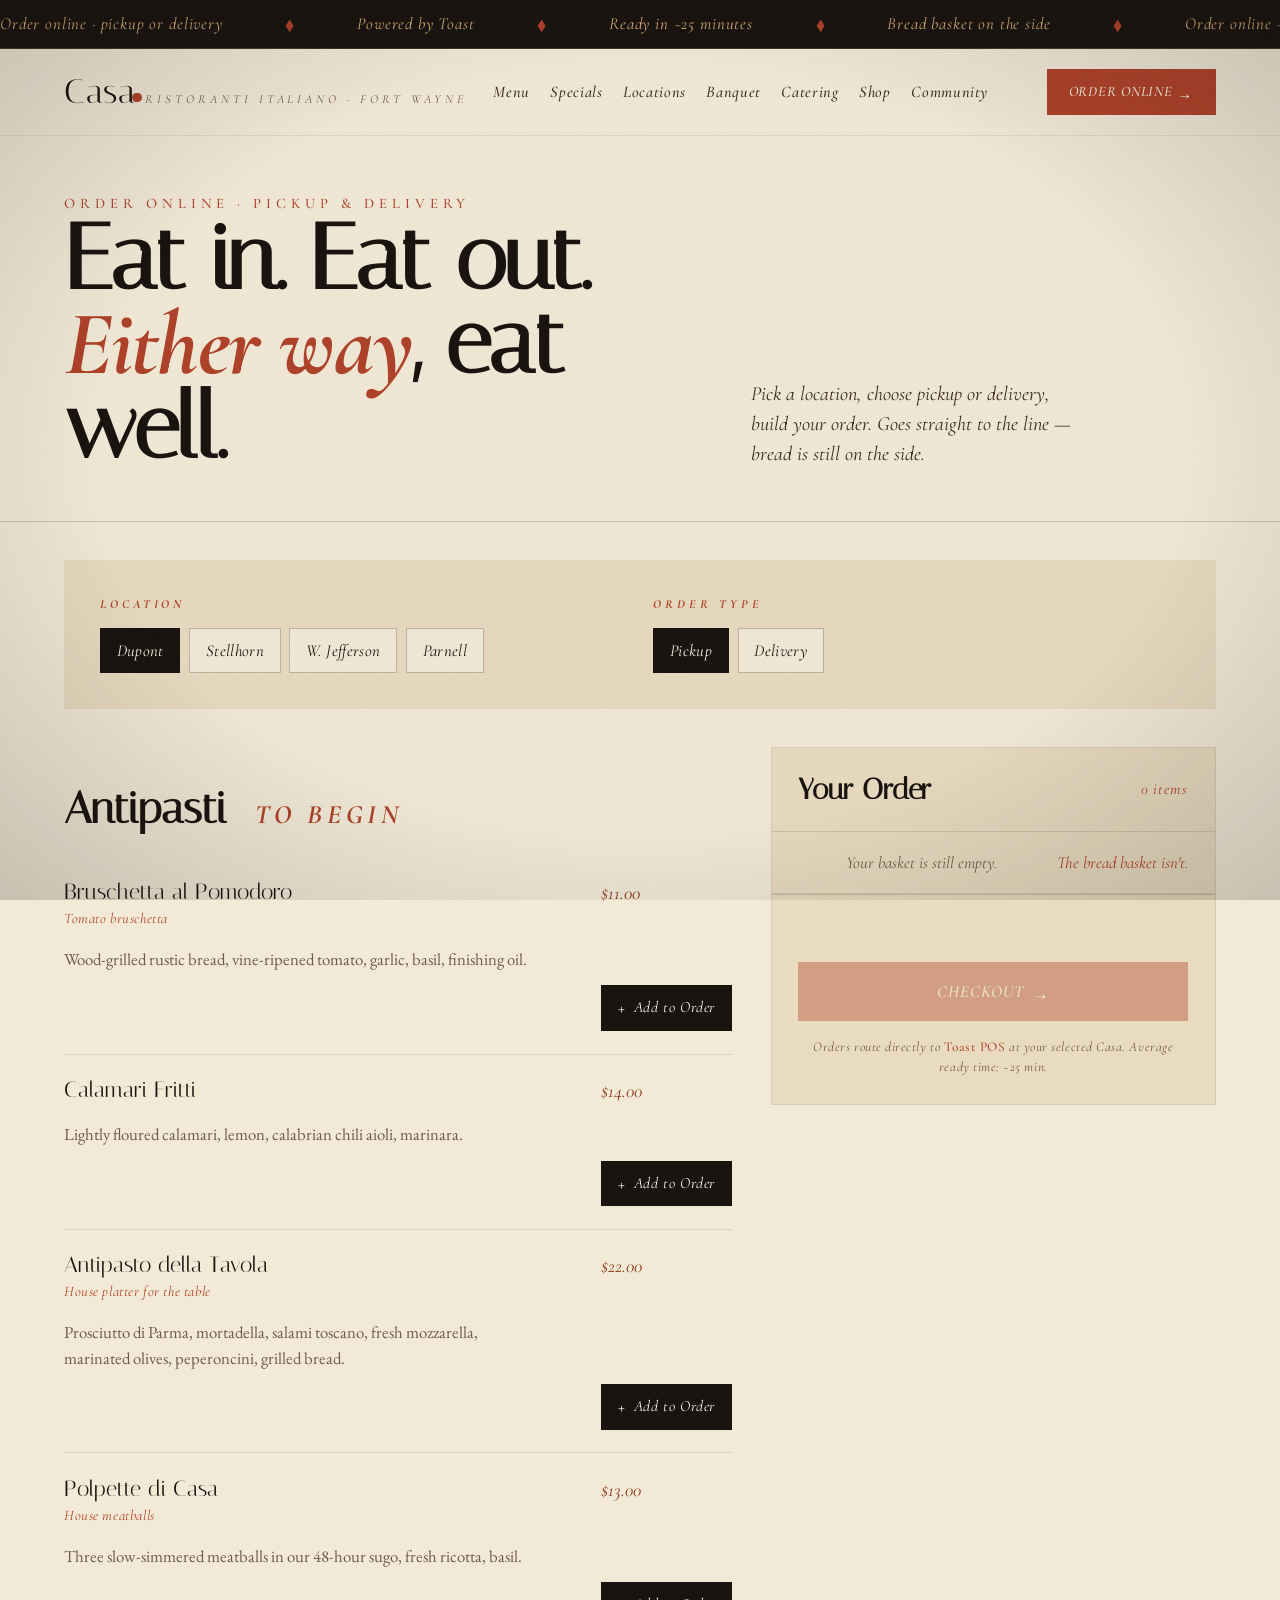
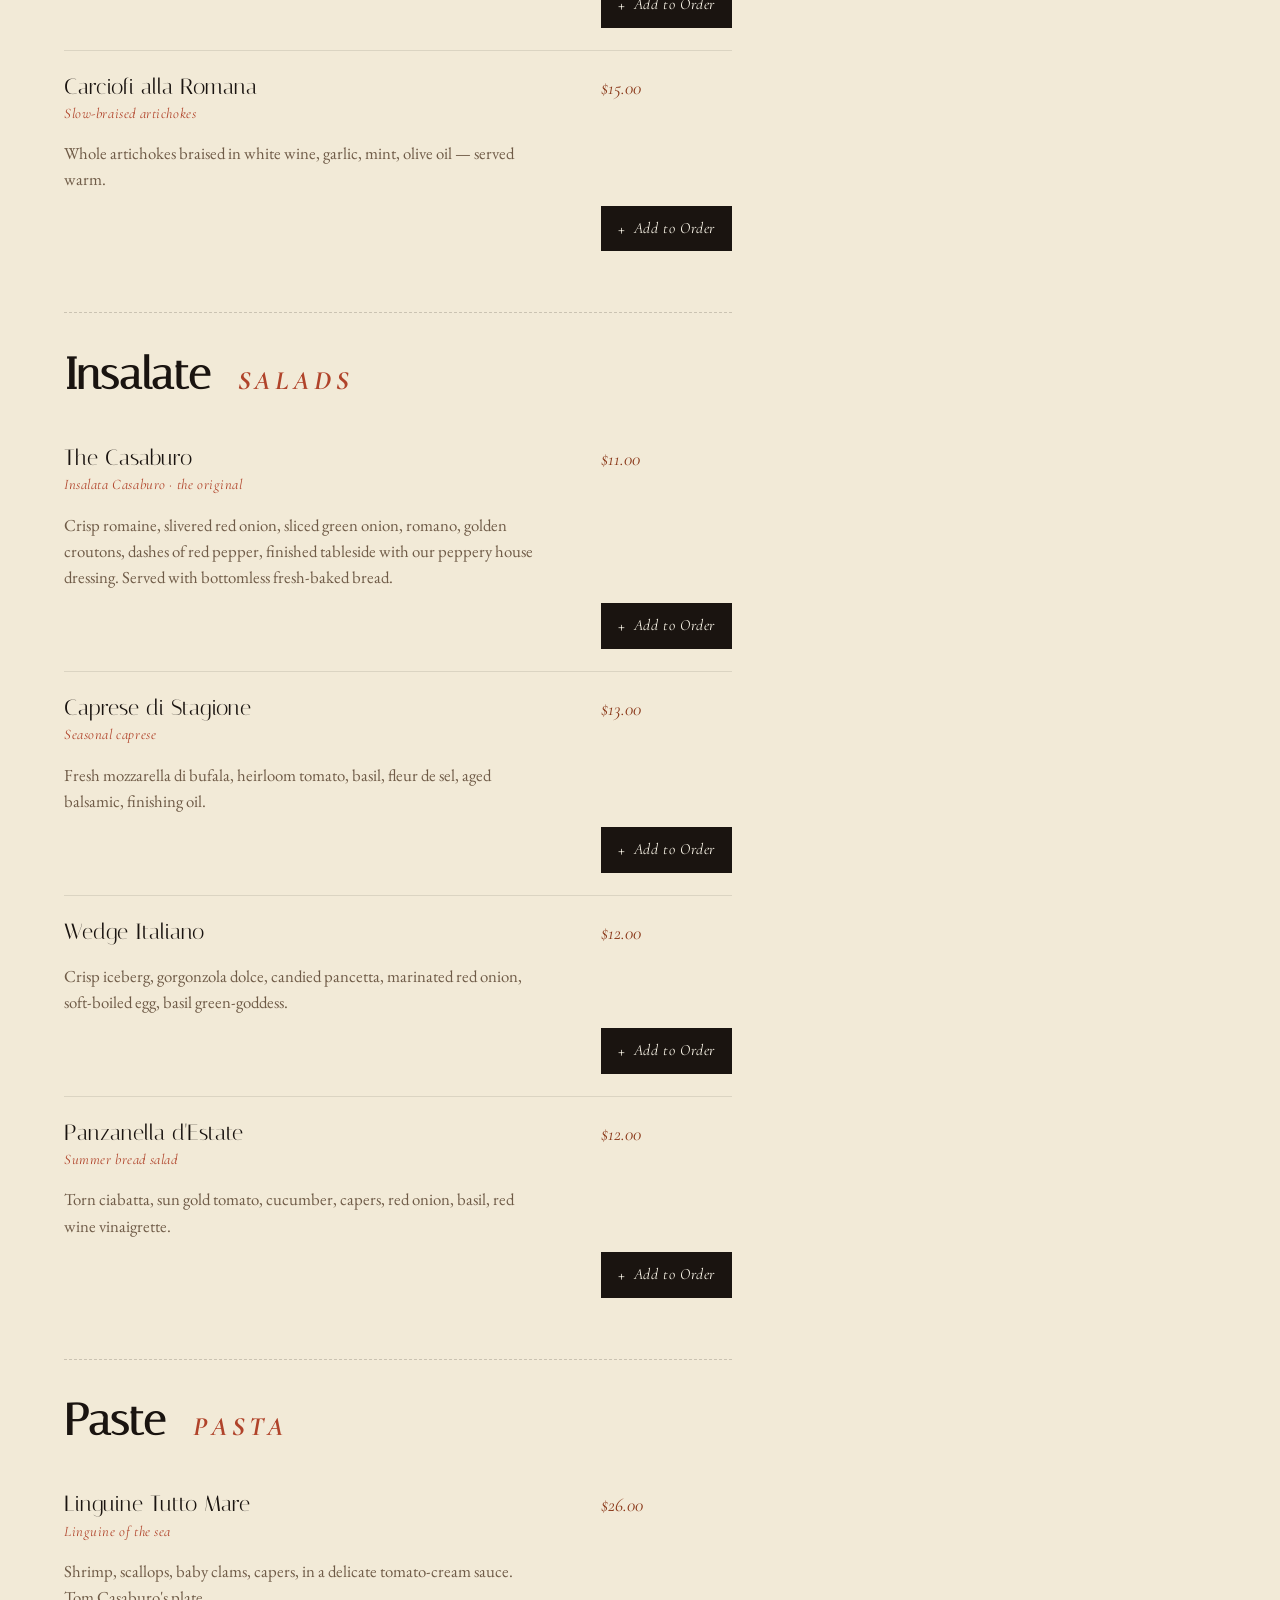
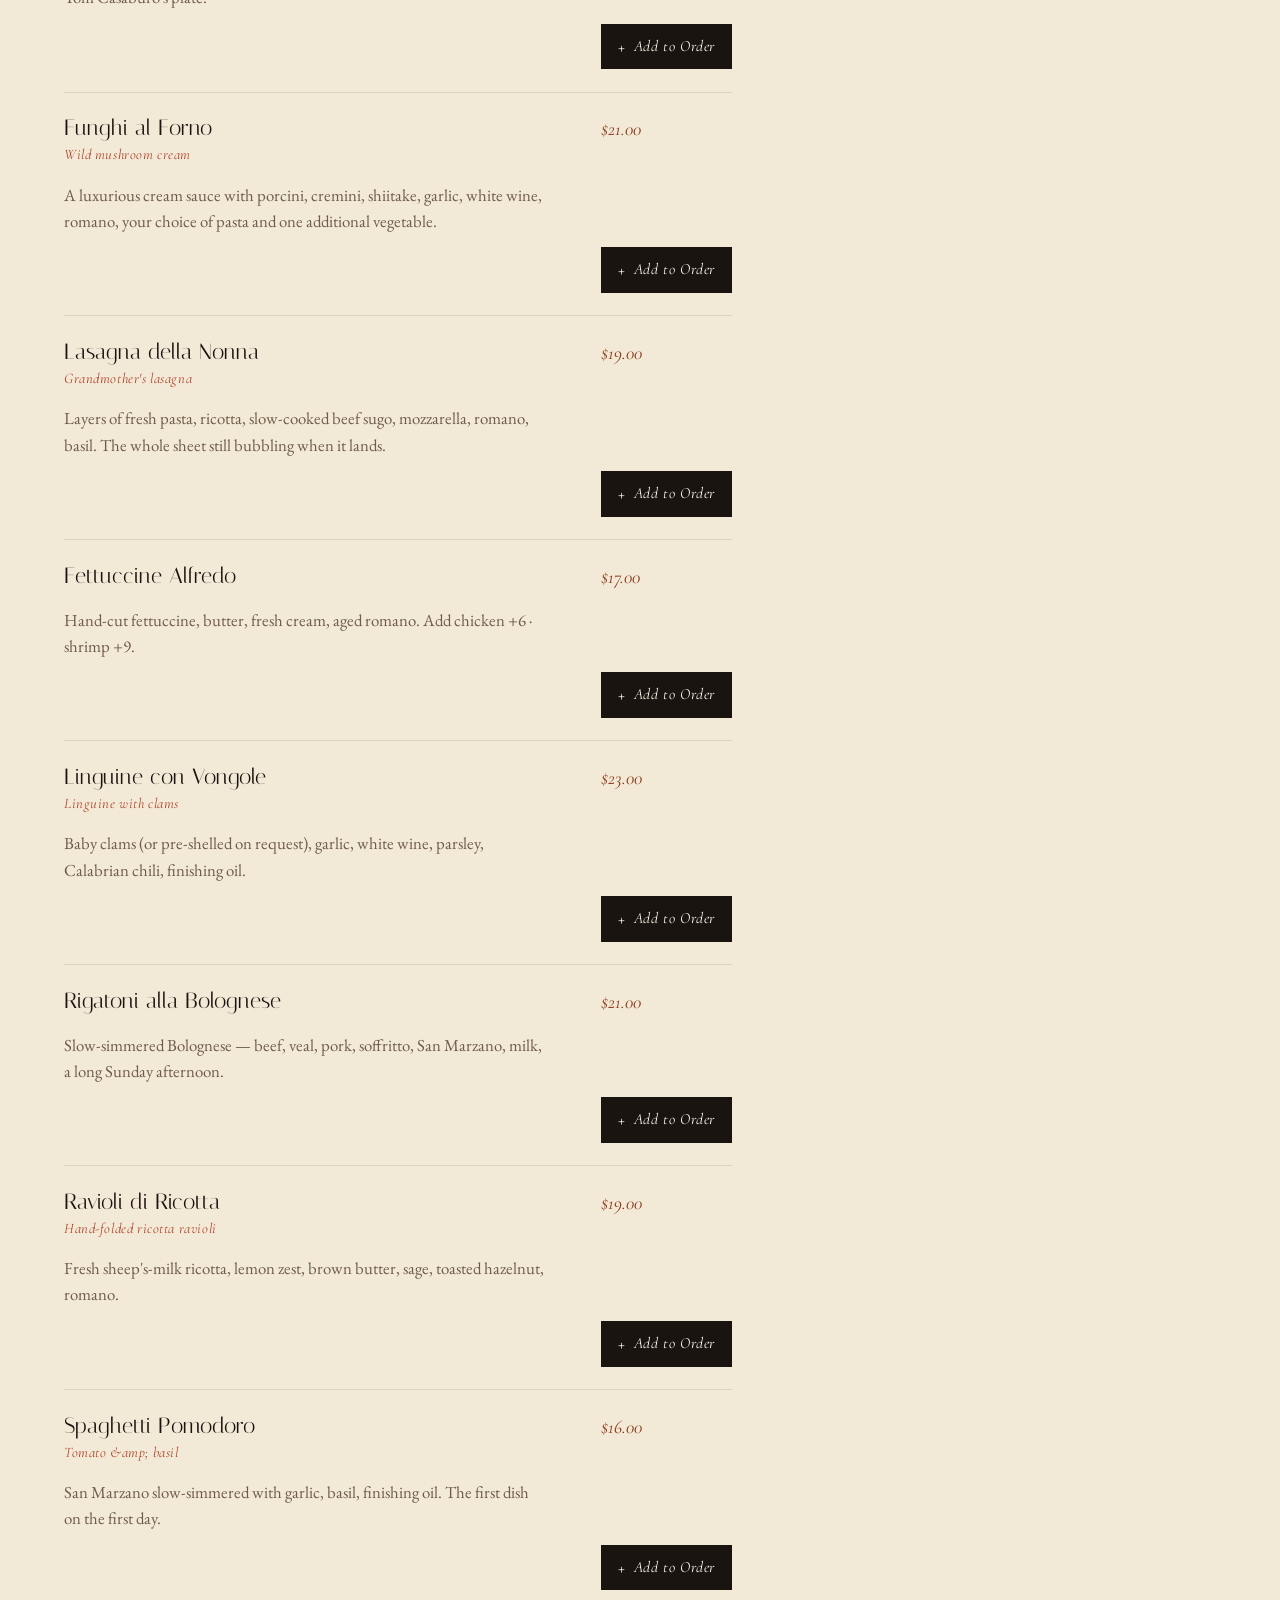
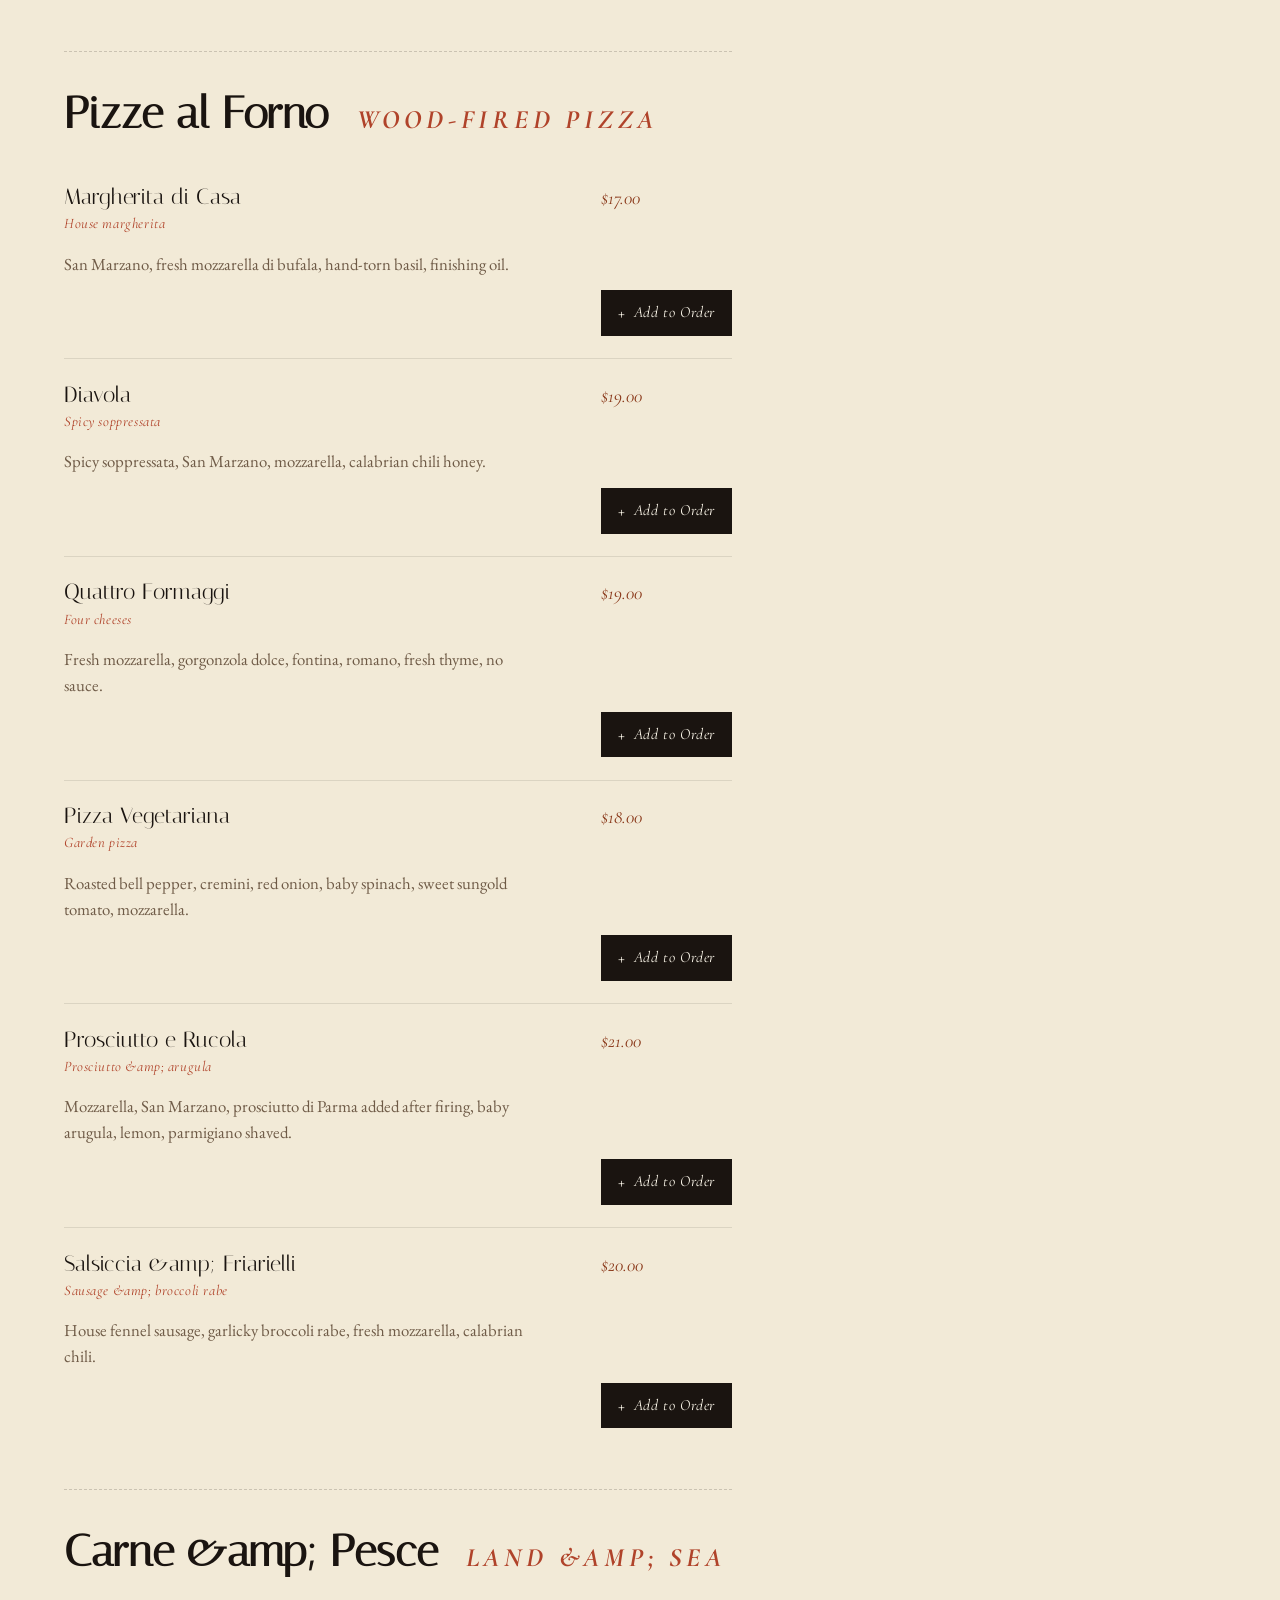
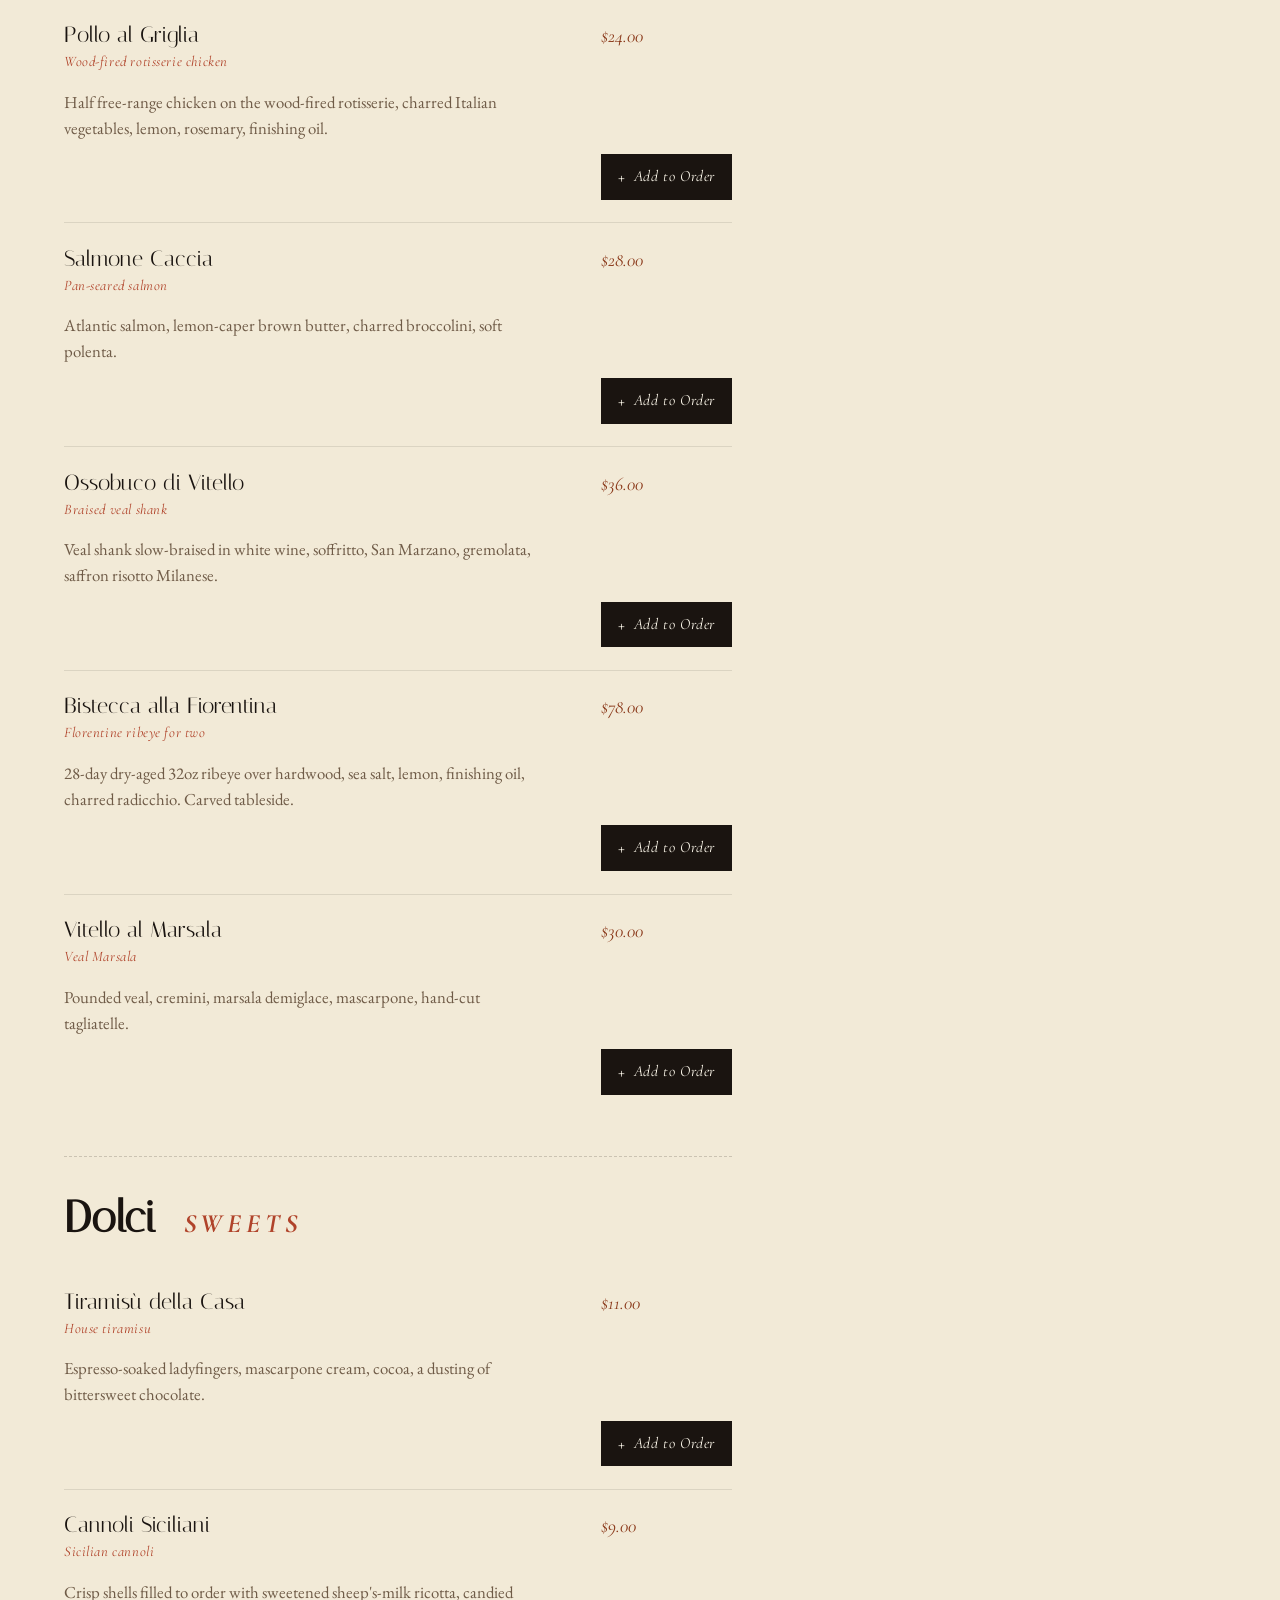
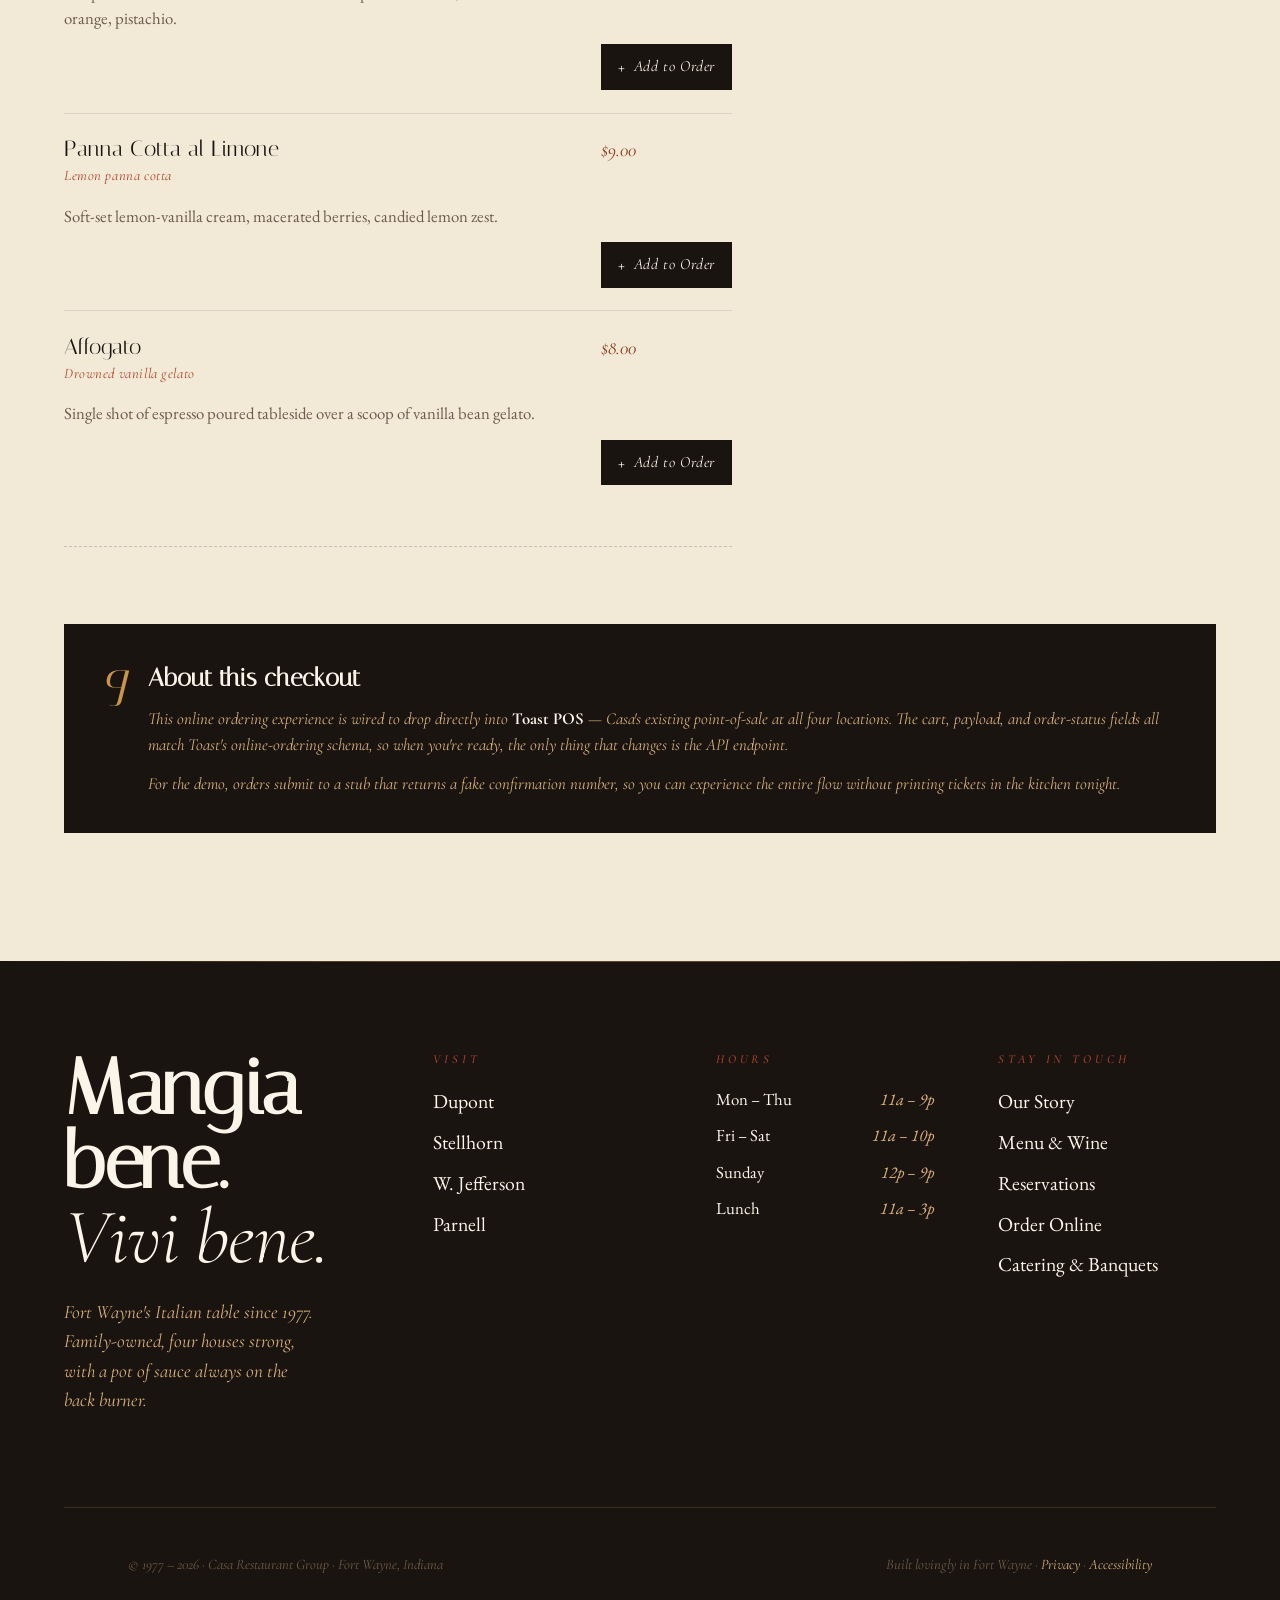
<file: order.html>
<!DOCTYPE html>
<html lang="en">
<head>
  <meta charset="UTF-8" />
  <meta name="viewport" content="width=device-width, initial-scale=1.0" />
  <title>Order Online · Casa Ristoranti Italiano · Fort Wayne</title>
  <meta name="description" content="Order Casa for pickup or delivery from any of our four Fort Wayne locations. Powered by Toast." />
  <meta name="theme-color" content="#F2EAD7" />
  <link rel="icon" type="image/svg+xml" href="assets/svg/diamond.svg" />

  <link rel="preconnect" href="https://fonts.googleapis.com" />
  <link rel="preconnect" href="https://fonts.gstatic.com" crossorigin />
  <link href="https://fonts.googleapis.com/css2?family=Italiana&family=EB+Garamond:ital,wght@0,400;0,500;0,600;1,400;1,500&family=Cormorant+Garamond:ital,wght@0,300;0,400;0,500;1,300;1,400;1,500&display=swap" rel="stylesheet" />

  <link rel="stylesheet" href="assets/css/tokens.css" />
  <link rel="stylesheet" href="assets/css/base.css" />
  <link rel="stylesheet" href="assets/css/typography.css" />
  <link rel="stylesheet" href="assets/css/layout.css" />
  <link rel="stylesheet" href="assets/css/order.css" />
</head>
<body>
  <a href="#main" class="skip">Skip to content</a>

  <div class="marquee" aria-hidden="true">
    <div class="marquee__track">
      <div class="marquee__row">
        <span class="marquee__item">Order online · pickup or delivery</span>
        <span class="marquee__dot">◆</span>
        <span class="marquee__item">Powered by Toast</span>
        <span class="marquee__dot">◆</span>
        <span class="marquee__item">Ready in ~25 minutes</span>
        <span class="marquee__dot">◆</span>
        <span class="marquee__item">Bread basket on the side</span>
        <span class="marquee__dot">◆</span>
      </div>
      <div class="marquee__row" aria-hidden="true">
        <span class="marquee__item">Order online · pickup or delivery</span>
        <span class="marquee__dot">◆</span>
        <span class="marquee__item">Powered by Toast</span>
        <span class="marquee__dot">◆</span>
        <span class="marquee__item">Ready in ~25 minutes</span>
        <span class="marquee__dot">◆</span>
        <span class="marquee__item">Bread basket on the side</span>
        <span class="marquee__dot">◆</span>
      </div>
    </div>
  </div>

  <header class="nav" id="site-nav">
    <div class="shell shell--wide nav__inner">
      <a href="index.html" class="nav__brand"><span class="nav__brand-mark">Casa</span><span class="nav__brand-meta">Ristoranti Italiano · Fort Wayne</span></a>
      <nav class="nav__menu" aria-label="Primary">
        <a href="menu.html" class="nav__link">Menu</a>
        <a href="specials.html" class="nav__link">Specials</a>
        <a href="locations.html" class="nav__link">Locations</a>
        <a href="banquet.html" class="nav__link">Banquet</a>
        <a href="catering.html" class="nav__link">Catering</a>
        <a href="shop.html" class="nav__link">Shop</a>
        <a href="community.html" class="nav__link">Community</a>
      </nav>
      <div class="nav__cta"><a href="order.html" class="btn btn--small" aria-current="page">Order Online <span class="btn__arrow">→</span></a></div>
      <button class="nav__burger" aria-label="Open menu" aria-expanded="false"><span></span><span></span><span></span></button>
    </div>
  </header>

  <main id="main">
    <section class="order-hero">
      <div class="shell shell--wide order-hero__inner">
        <div>
          <span class="t-eyebrow">Order Online · Pickup &amp; Delivery</span>
          <h1 class="order-hero__title reveal">Eat in. Eat out. <em>Either way</em>, eat well.</h1>
        </div>
        <p class="order-hero__lede reveal" style="--reveal-delay: 0.1s">
          Pick a location, choose pickup or delivery, build your order. Goes straight to the line — bread is still on the side.
        </p>
      </div>
    </section>

    <div class="shell shell--wide">
      <!-- Configuration: location + order type -->
      <section class="order-config" aria-label="Choose your location and order type">
        <div class="order-config__group">
          <h4>Location</h4>
          <div class="choice-row" role="radiogroup" aria-label="Pick a Casa">
            <button type="button" class="choice is-active" data-group="location" data-value="dupont" role="radio" aria-checked="true">Dupont</button>
            <button type="button" class="choice" data-group="location" data-value="stellhorn" role="radio" aria-checked="false">Stellhorn</button>
            <button type="button" class="choice" data-group="location" data-value="jefferson" role="radio" aria-checked="false">W. Jefferson</button>
            <button type="button" class="choice" data-group="location" data-value="parnell" role="radio" aria-checked="false">Parnell</button>
          </div>
        </div>
        <div class="order-config__group">
          <h4>Order Type</h4>
          <div class="choice-row" role="radiogroup" aria-label="Pickup or delivery">
            <button type="button" class="choice is-active" data-group="type" data-value="pickup" role="radio" aria-checked="true">Pickup</button>
            <button type="button" class="choice" data-group="type" data-value="delivery" role="radio" aria-checked="false">Delivery</button>
          </div>
        </div>
      </section>

      <!-- Two-column layout: menu + cart -->
      <div class="order-layout">
        <div class="order-menu" id="order-menu-root" aria-live="polite">
          <p style="font-family: var(--font-italic); font-style: italic; color: var(--ink-mute); padding: 2rem 0;">Loading the menu…</p>
        </div>

        <aside class="cart" aria-label="Your order">
          <div class="cart__head">
            <h2 class="cart__title">Your Order</h2>
            <span class="cart__count" id="cart-count">0 items</span>
          </div>
          <ul class="cart__list" id="cart-list"></ul>
          <div class="cart__totals" id="cart-totals"></div>
          <div class="cart__cta">
            <button id="cart-checkout" type="button" class="btn" disabled style="opacity: 0.4; cursor: not-allowed;">Checkout <span class="btn__arrow" aria-hidden="true">→</span></button>
            <p class="cart__cta-meta">Orders route directly to <strong>Toast POS</strong> at your selected Casa. Average ready time: ~25 min.</p>
          </div>
        </aside>
      </div>

      <!-- Toast architecture note -->
      <div class="toast-note" role="note">
        <span class="toast-note__num">¶</span>
        <div>
          <h4>About this checkout</h4>
          <p>This online ordering experience is wired to drop directly into <strong style="color: var(--bone); font-style: normal;">Toast POS</strong> — Casa's existing point-of-sale at all four locations. The cart, payload, and order-status fields all match Toast's online-ordering schema, so when you're ready, the only thing that changes is the API endpoint.</p>
          <p>For the demo, orders submit to a stub that returns a fake confirmation number, so you can experience the entire flow without printing tickets in the kitchen tonight.</p>
        </div>
      </div>
    </div>
  </main>

  <!-- Checkout overlay -->
  <div class="checkout" id="checkout" role="dialog" aria-modal="true" aria-labelledby="checkout-title">
    <div class="checkout__panel">
      <button type="button" class="checkout__close" id="checkout-close" aria-label="Close">×</button>

      <div id="checkout-form-wrap">
        <h2 class="checkout__title" id="checkout-title">Almost there.</h2>
        <p class="checkout__sub">A few details so the kitchen knows it's you.</p>

        <form id="checkout-form" novalidate>
          <div class="checkout__field">
            <label for="ck-name">Your Name</label>
            <input id="ck-name" name="name" type="text" required autocomplete="name" placeholder="Tom Casaburo" />
          </div>
          <div class="checkout__row">
            <div class="checkout__field">
              <label for="ck-email">Email</label>
              <input id="ck-email" name="email" type="email" required autocomplete="email" placeholder="you@example.com" />
            </div>
            <div class="checkout__field">
              <label for="ck-phone">Phone</label>
              <input id="ck-phone" name="phone" type="tel" required autocomplete="tel" placeholder="(260) 555-0177" />
            </div>
          </div>
          <div class="checkout__field" data-only-delivery>
            <label for="ck-address">Delivery Address</label>
            <input id="ck-address" name="address" type="text" autocomplete="street-address" placeholder="421 W Berry St" />
          </div>
          <div class="checkout__row" data-only-delivery>
            <div class="checkout__field">
              <label for="ck-zip">ZIP</label>
              <input id="ck-zip" name="zip" type="text" pattern="[0-9]{5}" autocomplete="postal-code" placeholder="46802" />
            </div>
            <div class="checkout__field"></div>
          </div>
          <div class="checkout__field">
            <label for="ck-notes">Notes for the kitchen <span style="text-transform: none; letter-spacing: 0; opacity: 0.6;">(optional)</span></label>
            <textarea id="ck-notes" name="notes" rows="2" placeholder="Light salt on the salmon, please."></textarea>
          </div>

          <button type="submit" class="btn checkout__submit">Place Order <span class="btn__arrow">→</span></button>
        </form>
      </div>

      <div id="checkout-success" class="checkout__success" style="display: none;">
        <div class="checkout__success-mark">✦</div>
        <h2 class="checkout__title">Sent to the kitchen.</h2>
        <p>Order <strong style="color: var(--terracotta); font-style: normal;">#<span id="order-display-num">000</span></strong> at Casa <span id="order-loc"></span></p>
        <p>Ready around <strong style="color: var(--ink); font-style: normal;"><span id="order-eta"></span></strong></p>
        <p>Total <strong style="color: var(--ink); font-style: normal;"><span id="order-total"></span></strong></p>
        <p style="margin-top: 1.5rem; font-size: 0.875rem; color: var(--ink-mute);">A confirmation will arrive in your inbox. Bread basket waiting at the counter.</p>
      </div>
    </div>
  </div>

  <footer class="footer">
    <div class="shell shell--wide">
      <div class="footer__inner">
        <div class="footer__brand">
          <h2 class="footer__head">Mangia bene.<br/><em class="flourish">Vivi bene.</em></h2>
          <p class="footer__lede">Fort Wayne's Italian table since 1977. Family-owned, four houses strong, with a pot of sauce always on the back burner.</p>
        </div>
        <div class="footer__col">
          <h4>Visit</h4>
          <ul>
            <li><a href="locations.html#dupont">Dupont</a></li>
            <li><a href="locations.html#stellhorn">Stellhorn</a></li>
            <li><a href="locations.html#jefferson">W. Jefferson</a></li>
            <li><a href="locations.html#parnell">Parnell</a></li>
          </ul>
        </div>
        <div class="footer__col">
          <h4>Hours</h4>
          <ul class="footer__hours">
            <li><span>Mon &ndash; Thu</span><span>11a &ndash; 9p</span></li>
            <li><span>Fri &ndash; Sat</span><span>11a &ndash; 10p</span></li>
            <li><span>Sunday</span><span>12p &ndash; 9p</span></li>
            <li><span>Lunch</span><span>11a &ndash; 3p</span></li>
          </ul>
        </div>
        <div class="footer__col">
          <h4>Stay in Touch</h4>
          <ul>
            <li><a href="story.html">Our Story</a></li>
            <li><a href="menu.html">Menu &amp; Wine</a></li>
            <li><a href="reservations.html">Reservations</a></li>
            <li><a href="order.html">Order Online</a></li>
            <li><a href="#">Catering &amp; Banquets</a></li>
          </ul>
        </div>
      </div>
      <hr class="footer__rule" />
      <div class="shell shell--wide footer__legal">
        <span>&copy; 1977 &ndash; <span id="year"></span> · Casa Restaurant Group · Fort Wayne, Indiana</span>
        <span>Built lovingly in Fort Wayne · <a href="#">Privacy</a> · <a href="#">Accessibility</a></span>
      </div>
    </div>
  </footer>

  <script type="module" src="assets/js/main.js"></script>
  <script type="module" src="assets/js/order.js"></script>
</body>
</html>
</file>
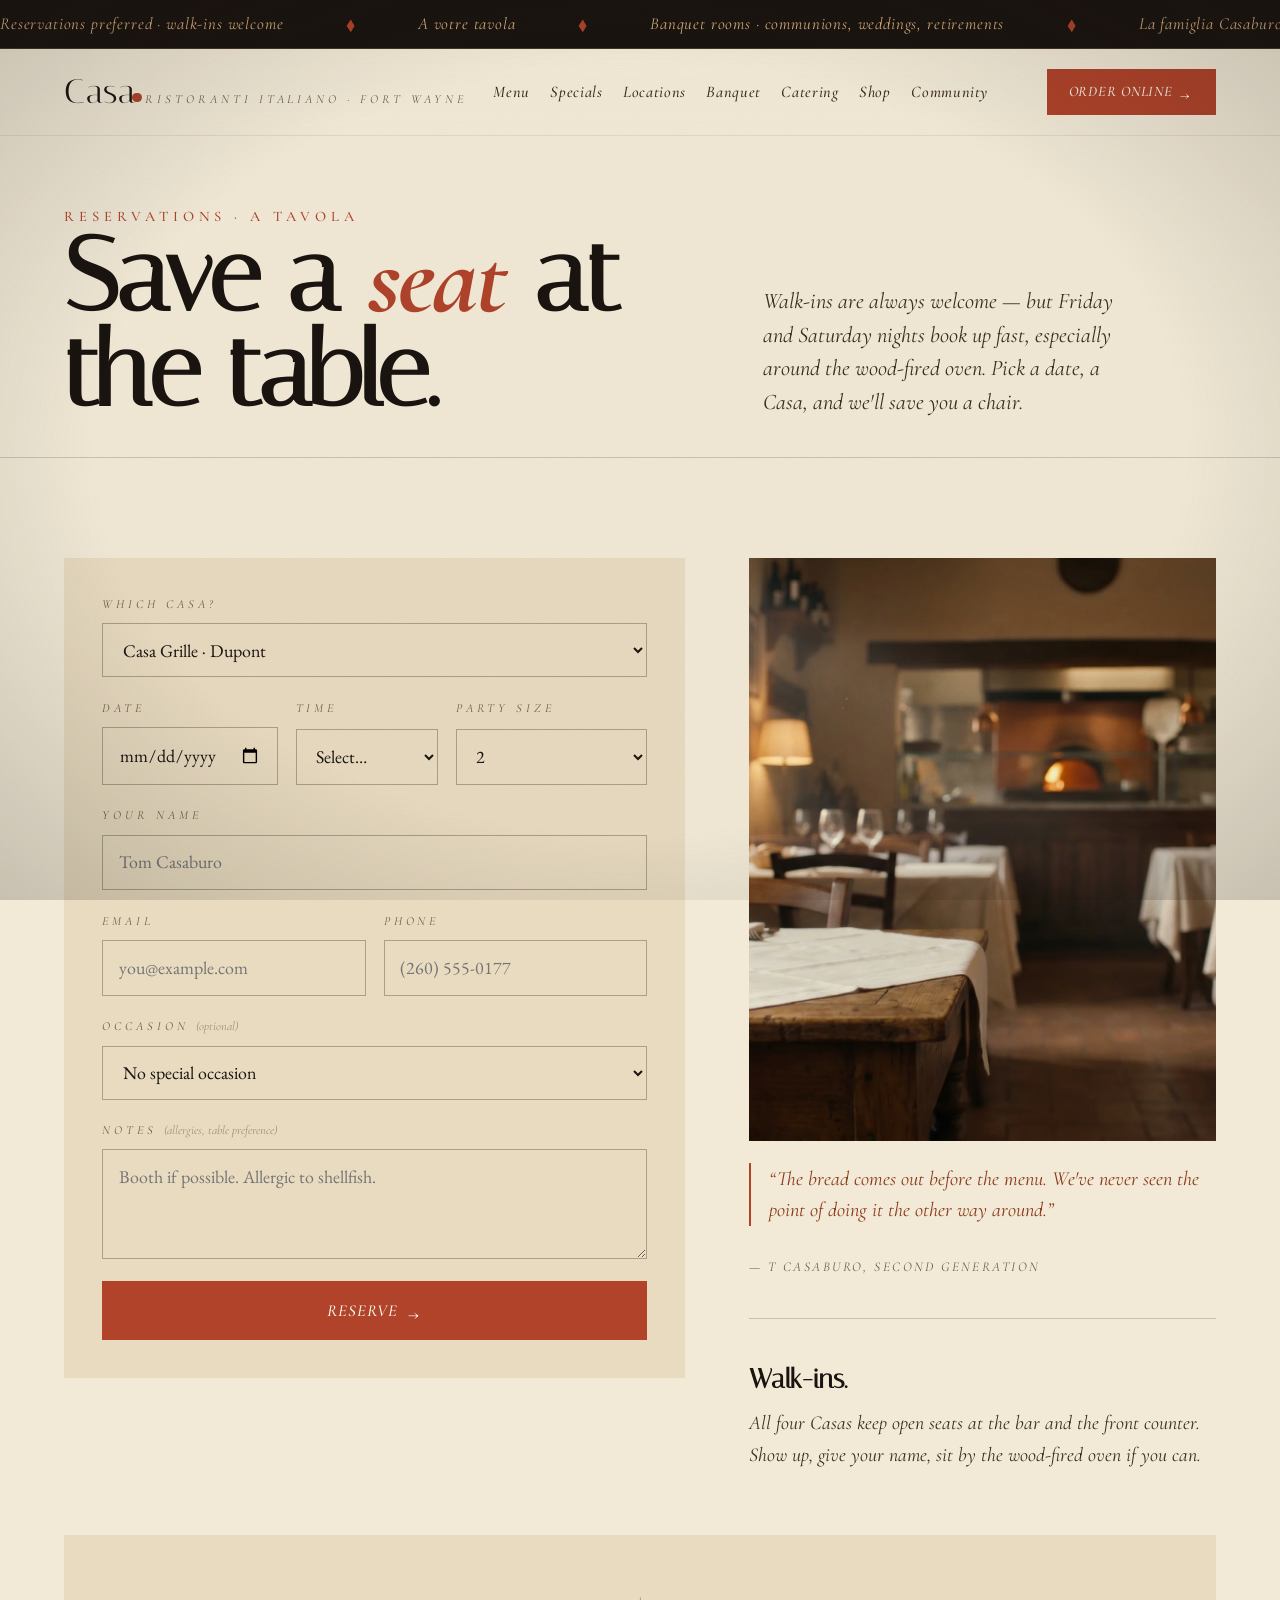
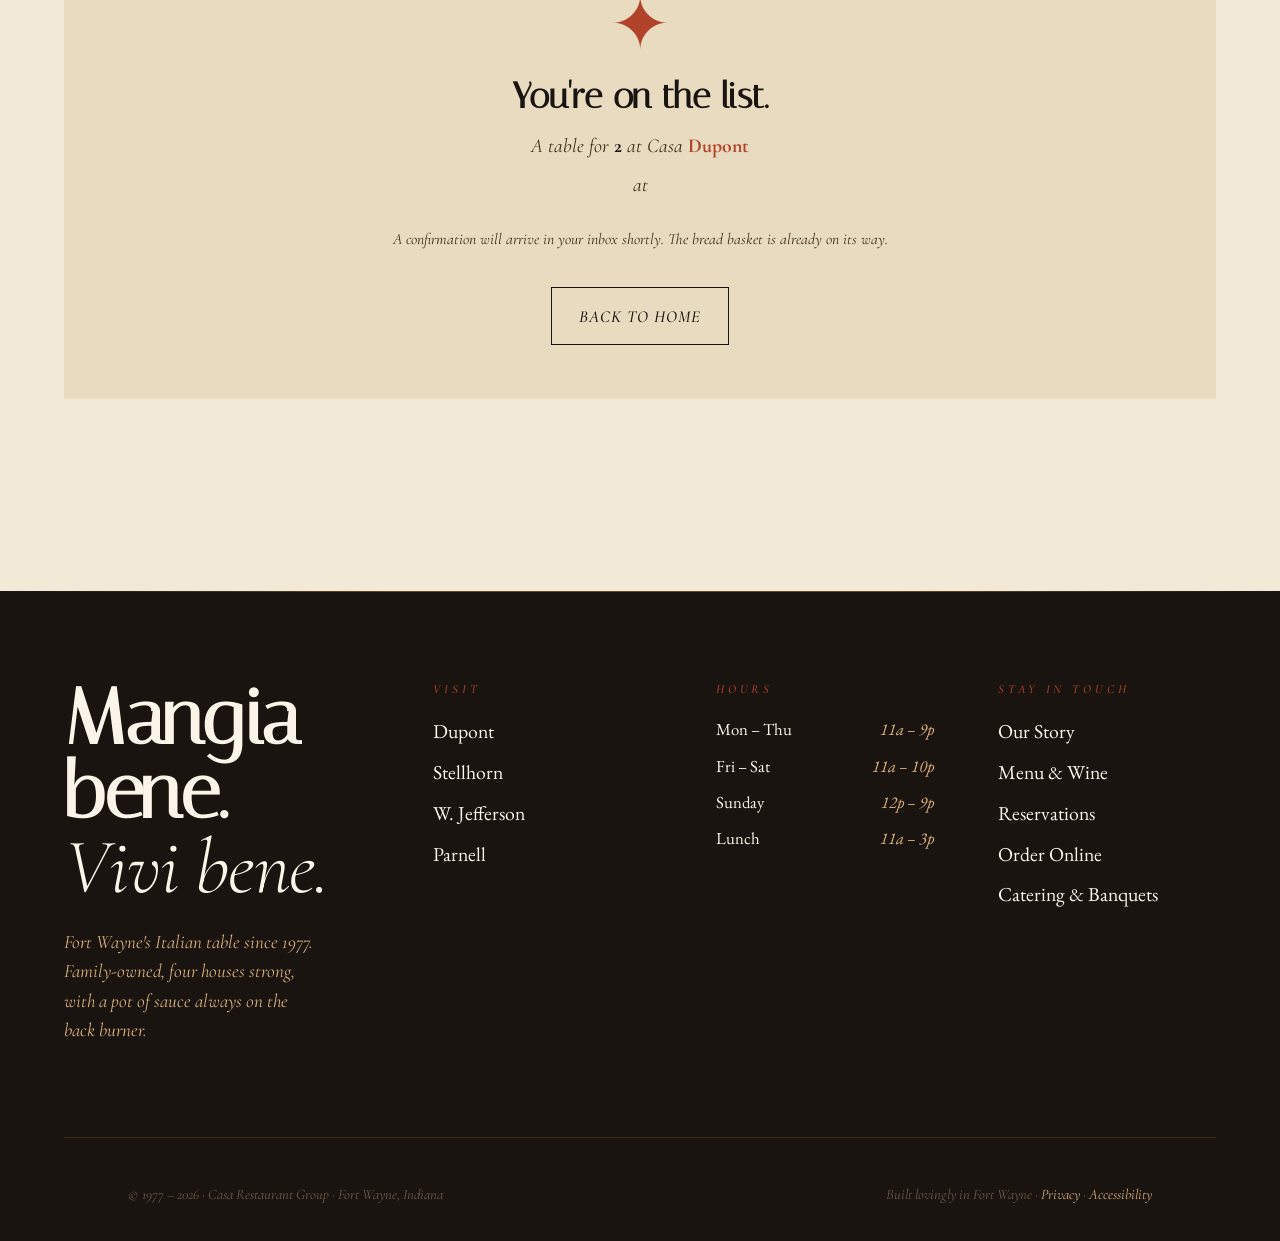
<file: reservations.html>
<!DOCTYPE html>
<html lang="en">
<head>
  <meta charset="UTF-8" />
  <meta name="viewport" content="width=device-width, initial-scale=1.0" />
  <title>Reservations · Casa Ristoranti Italiano · Fort Wayne</title>
  <meta name="description" content="Reserve a table at any Casa location in Fort Wayne — Dupont, Stellhorn, W. Jefferson, or Parnell. Walk-ins welcome too." />
  <meta name="theme-color" content="#F2EAD7" />
  <link rel="icon" type="image/svg+xml" href="assets/svg/diamond.svg" />

  <link rel="preconnect" href="https://fonts.googleapis.com" />
  <link rel="preconnect" href="https://fonts.gstatic.com" crossorigin />
  <link href="https://fonts.googleapis.com/css2?family=Italiana&family=EB+Garamond:ital,wght@0,400;0,500;0,600;1,400;1,500&family=Cormorant+Garamond:ital,wght@0,300;0,400;0,500;1,300;1,400;1,500&display=swap" rel="stylesheet" />

  <link rel="stylesheet" href="assets/css/tokens.css" />
  <link rel="stylesheet" href="assets/css/base.css" />
  <link rel="stylesheet" href="assets/css/typography.css" />
  <link rel="stylesheet" href="assets/css/layout.css" />
  <link rel="stylesheet" href="assets/css/locations.css" />
</head>
<body>
  <a href="#main" class="skip">Skip to content</a>

  <div class="marquee" aria-hidden="true">
    <div class="marquee__track">
      <div class="marquee__row">
        <span class="marquee__item">Reservations preferred · walk-ins welcome</span>
        <span class="marquee__dot">◆</span>
        <span class="marquee__item">A votre tavola</span>
        <span class="marquee__dot">◆</span>
        <span class="marquee__item">Banquet rooms · communions, weddings, retirements</span>
        <span class="marquee__dot">◆</span>
        <span class="marquee__item">La famiglia Casaburo · dal 1977</span>
        <span class="marquee__dot">◆</span>
      </div>
      <div class="marquee__row" aria-hidden="true">
        <span class="marquee__item">Reservations preferred · walk-ins welcome</span>
        <span class="marquee__dot">◆</span>
        <span class="marquee__item">A votre tavola</span>
        <span class="marquee__dot">◆</span>
        <span class="marquee__item">Banquet rooms · communions, weddings, retirements</span>
        <span class="marquee__dot">◆</span>
        <span class="marquee__item">La famiglia Casaburo · dal 1977</span>
        <span class="marquee__dot">◆</span>
      </div>
    </div>
  </div>

  <header class="nav" id="site-nav">
    <div class="shell shell--wide nav__inner">
      <a href="index.html" class="nav__brand"><span class="nav__brand-mark">Casa</span><span class="nav__brand-meta">Ristoranti Italiano · Fort Wayne</span></a>
      <nav class="nav__menu" aria-label="Primary">
        <a href="menu.html" class="nav__link">Menu</a>
        <a href="specials.html" class="nav__link">Specials</a>
        <a href="locations.html" class="nav__link">Locations</a>
        <a href="banquet.html" class="nav__link">Banquet</a>
        <a href="catering.html" class="nav__link">Catering</a>
        <a href="shop.html" class="nav__link">Shop</a>
        <a href="community.html" class="nav__link">Community</a>
      </nav>
      <div class="nav__cta"><a href="order.html" class="btn btn--small">Order Online <span class="btn__arrow">→</span></a></div>
      <button class="nav__burger" aria-label="Open menu" aria-expanded="false"><span></span><span></span><span></span></button>
    </div>
  </header>

  <main id="main">
    <section class="res-hero">
      <div class="shell shell--wide res-hero__inner">
        <div>
          <span class="t-eyebrow">Reservations · A Tavola</span>
          <h1 class="res-hero__title reveal">Save a <em>seat</em> at the table.</h1>
        </div>
        <p class="res-hero__lede reveal" style="--reveal-delay: 0.1s">
          Walk-ins are always welcome — but Friday and Saturday nights book up fast, especially around the wood-fired oven. Pick a date, a Casa, and we'll save you a chair.
        </p>
      </div>
    </section>

    <div class="shell shell--wide res-form-wrap" id="res-wrap">
      <form class="res-form" id="res-form" novalidate>
        <div class="res-field">
          <label for="rf-loc">Which Casa?</label>
          <select id="rf-loc" name="location" required>
            <option value="dupont">Casa Grille · Dupont</option>
            <option value="stellhorn">Casa Grille Italiano · Stellhorn</option>
            <option value="jefferson">Casa! Ristorante · W. Jefferson</option>
            <option value="parnell">Casa Ristorante Italiano · Parnell</option>
          </select>
        </div>

        <div class="res-row res-row--three">
          <div class="res-field">
            <label for="rf-date">Date</label>
            <input id="rf-date" name="date" type="date" required />
          </div>
          <div class="res-field">
            <label for="rf-time">Time</label>
            <select id="rf-time" name="time" required>
              <option value="">Select…</option>
              <option>11:30 AM</option>
              <option>12:00 PM</option>
              <option>12:30 PM</option>
              <option>1:00 PM</option>
              <option>1:30 PM</option>
              <option>5:00 PM</option>
              <option>5:30 PM</option>
              <option>6:00 PM</option>
              <option>6:30 PM</option>
              <option>7:00 PM</option>
              <option>7:30 PM</option>
              <option>8:00 PM</option>
              <option>8:30 PM</option>
              <option>9:00 PM</option>
            </select>
          </div>
          <div class="res-field">
            <label for="rf-party">Party Size</label>
            <select id="rf-party" name="party" required>
              <option>2</option><option>3</option><option>4</option><option>5</option>
              <option>6</option><option>7</option><option>8</option>
              <option>9 &ndash; 12 (large group)</option>
              <option>13+ (banquet)</option>
            </select>
          </div>
        </div>

        <div class="res-field">
          <label for="rf-name">Your Name</label>
          <input id="rf-name" name="name" type="text" required autocomplete="name" placeholder="Tom Casaburo" />
        </div>

        <div class="res-row">
          <div class="res-field">
            <label for="rf-email">Email</label>
            <input id="rf-email" name="email" type="email" required autocomplete="email" placeholder="you@example.com" />
          </div>
          <div class="res-field">
            <label for="rf-phone">Phone</label>
            <input id="rf-phone" name="phone" type="tel" required autocomplete="tel" placeholder="(260) 555-0177" />
          </div>
        </div>

        <div class="res-field">
          <label for="rf-occ">Occasion <span style="text-transform: none; letter-spacing: 0; opacity: 0.6;">(optional)</span></label>
          <select id="rf-occ" name="occasion">
            <option value="">No special occasion</option>
            <option>Birthday</option>
            <option>Anniversary</option>
            <option>First date</option>
            <option>Business dinner</option>
            <option>Communion / confirmation</option>
            <option>Just a Tuesday</option>
          </select>
        </div>

        <div class="res-field">
          <label for="rf-notes">Notes <span style="text-transform: none; letter-spacing: 0; opacity: 0.6;">(allergies, table preference)</span></label>
          <textarea id="rf-notes" name="notes" rows="3" placeholder="Booth if possible. Allergic to shellfish."></textarea>
        </div>

        <button type="submit" class="btn">Reserve <span class="btn__arrow">→</span></button>
      </form>

      <aside class="res-side">
        <div class="res-side__media reveal">
          <img src="assets/img/trattoria-interior.webp" alt="Warm Casa dining room interior at evening." />
        </div>
        <p class="res-side__quote">&ldquo;The bread comes out before the menu. We've never seen the point of doing it the other way around.&rdquo;</p>
        <span class="res-side__quote-attr">— T Casaburo, second generation</span>

        <hr class="rule" style="margin: 1rem 0;"/>

        <div>
          <h3 style="font-family: var(--font-display); font-size: 1.5rem; margin-bottom: 0.5rem;">Walk-ins.</h3>
          <p style="font-family: var(--font-italic); font-style: italic; color: var(--ink-soft); line-height: 1.6;">
            All four Casas keep open seats at the bar and the front counter. Show up, give your name, sit by the wood-fired oven if you can.
          </p>
        </div>
      </aside>

      <div class="res-success" id="res-success" style="grid-column: 1 / -1;">
        <div class="res-success__mark">✦</div>
        <h3>You're on the list.</h3>
        <p>A table for <strong style="font-style: normal; color: var(--ink);" id="rs-party">2</strong> at Casa <strong style="font-style: normal; color: var(--terracotta);" id="rs-loc">Dupont</strong></p>
        <p><strong style="font-style: normal; color: var(--ink);" id="rs-date"></strong> at <strong style="font-style: normal; color: var(--ink);" id="rs-time"></strong></p>
        <p style="margin-top: 1.5rem; font-size: 0.875rem;">A confirmation will arrive in your inbox shortly. The bread basket is already on its way.</p>
        <a href="index.html" class="btn btn--ghost" style="margin-top: 1.5rem;">Back to home</a>
      </div>
    </div>
  </main>

  <footer class="footer">
    <div class="shell shell--wide">
      <div class="footer__inner">
        <div class="footer__brand">
          <h2 class="footer__head">Mangia bene.<br/><em class="flourish">Vivi bene.</em></h2>
          <p class="footer__lede">Fort Wayne's Italian table since 1977. Family-owned, four houses strong, with a pot of sauce always on the back burner.</p>
        </div>
        <div class="footer__col">
          <h4>Visit</h4>
          <ul>
            <li><a href="locations.html#dupont">Dupont</a></li>
            <li><a href="locations.html#stellhorn">Stellhorn</a></li>
            <li><a href="locations.html#jefferson">W. Jefferson</a></li>
            <li><a href="locations.html#parnell">Parnell</a></li>
          </ul>
        </div>
        <div class="footer__col">
          <h4>Hours</h4>
          <ul class="footer__hours">
            <li><span>Mon &ndash; Thu</span><span>11a &ndash; 9p</span></li>
            <li><span>Fri &ndash; Sat</span><span>11a &ndash; 10p</span></li>
            <li><span>Sunday</span><span>12p &ndash; 9p</span></li>
            <li><span>Lunch</span><span>11a &ndash; 3p</span></li>
          </ul>
        </div>
        <div class="footer__col">
          <h4>Stay in Touch</h4>
          <ul>
            <li><a href="story.html">Our Story</a></li>
            <li><a href="menu.html">Menu &amp; Wine</a></li>
            <li><a href="reservations.html">Reservations</a></li>
            <li><a href="order.html">Order Online</a></li>
            <li><a href="#">Catering &amp; Banquets</a></li>
          </ul>
        </div>
      </div>
      <hr class="footer__rule" />
      <div class="shell shell--wide footer__legal">
        <span>&copy; 1977 &ndash; <span id="year"></span> · Casa Restaurant Group · Fort Wayne, Indiana</span>
        <span>Built lovingly in Fort Wayne · <a href="#">Privacy</a> · <a href="#">Accessibility</a></span>
      </div>
    </div>
  </footer>

  <script type="module" src="assets/js/main.js"></script>
  <script type="module" src="assets/js/reservations.js"></script>
</body>
</html>
</file>
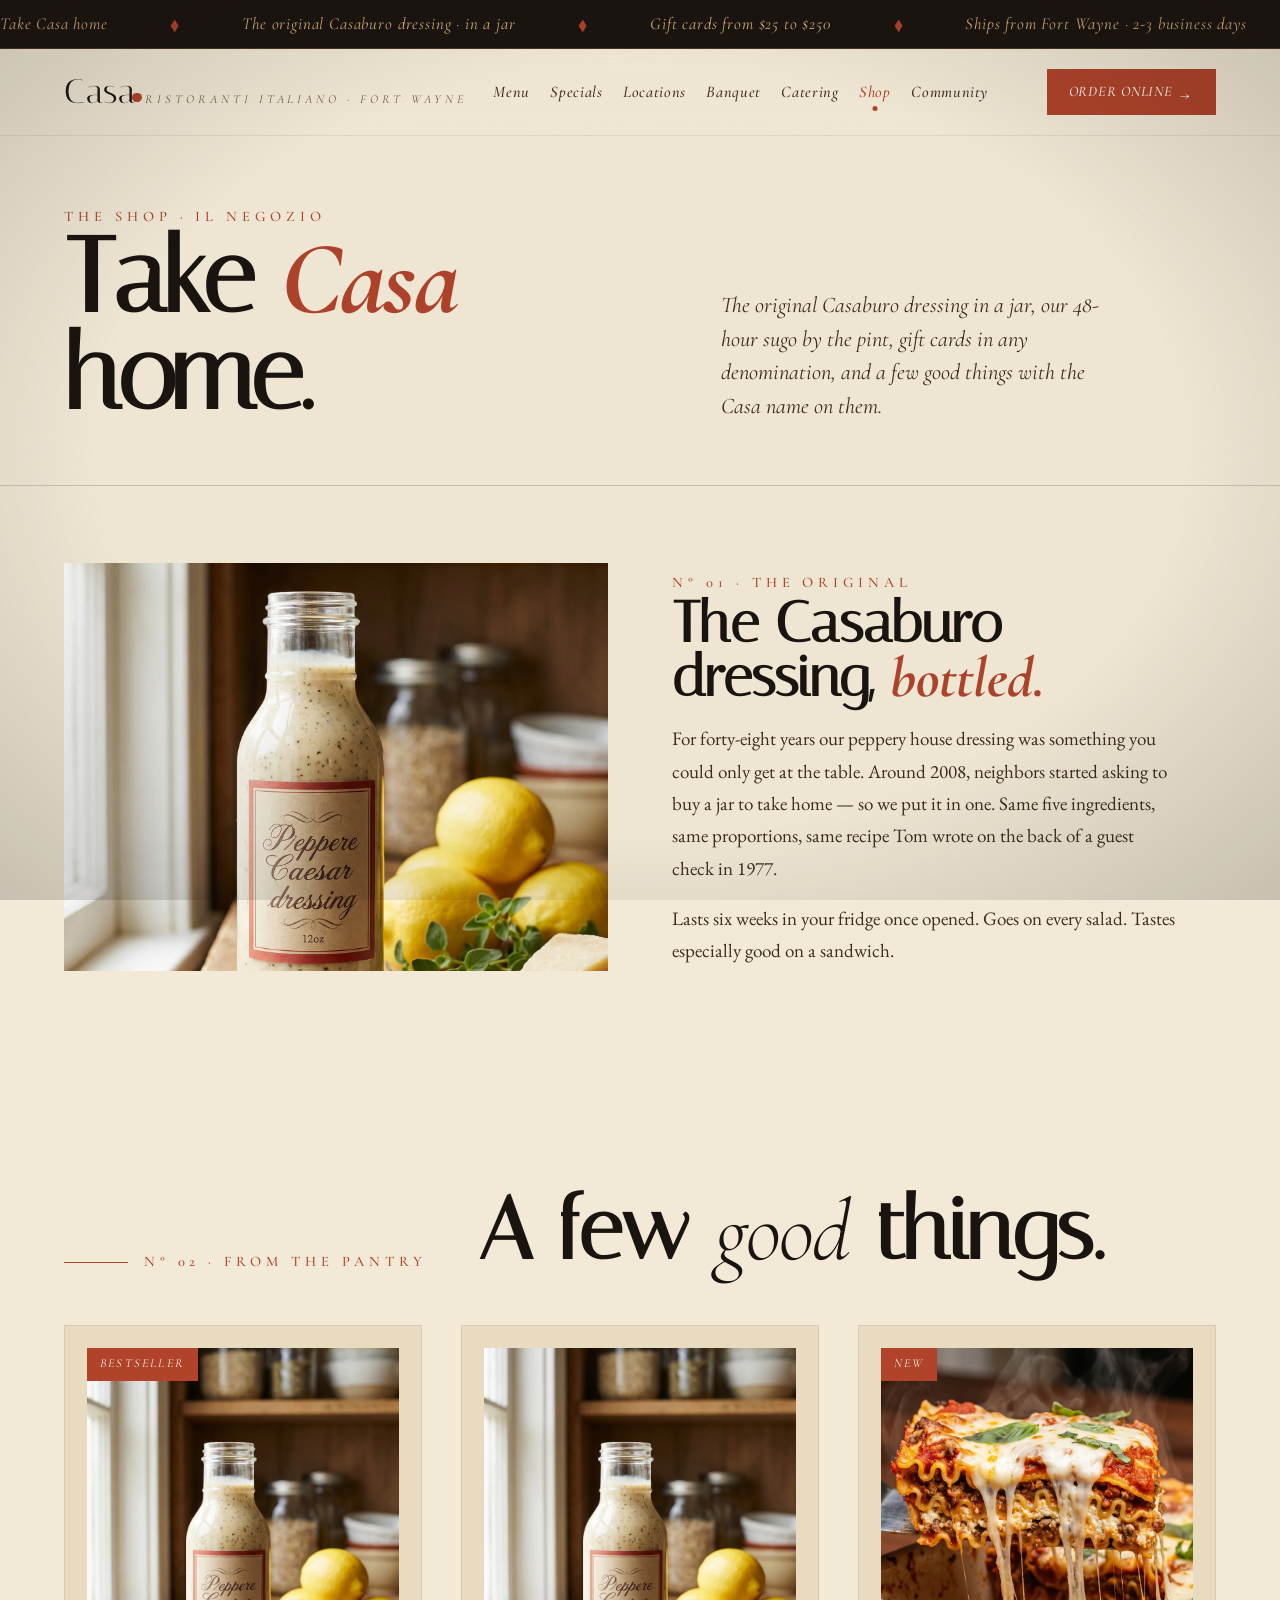
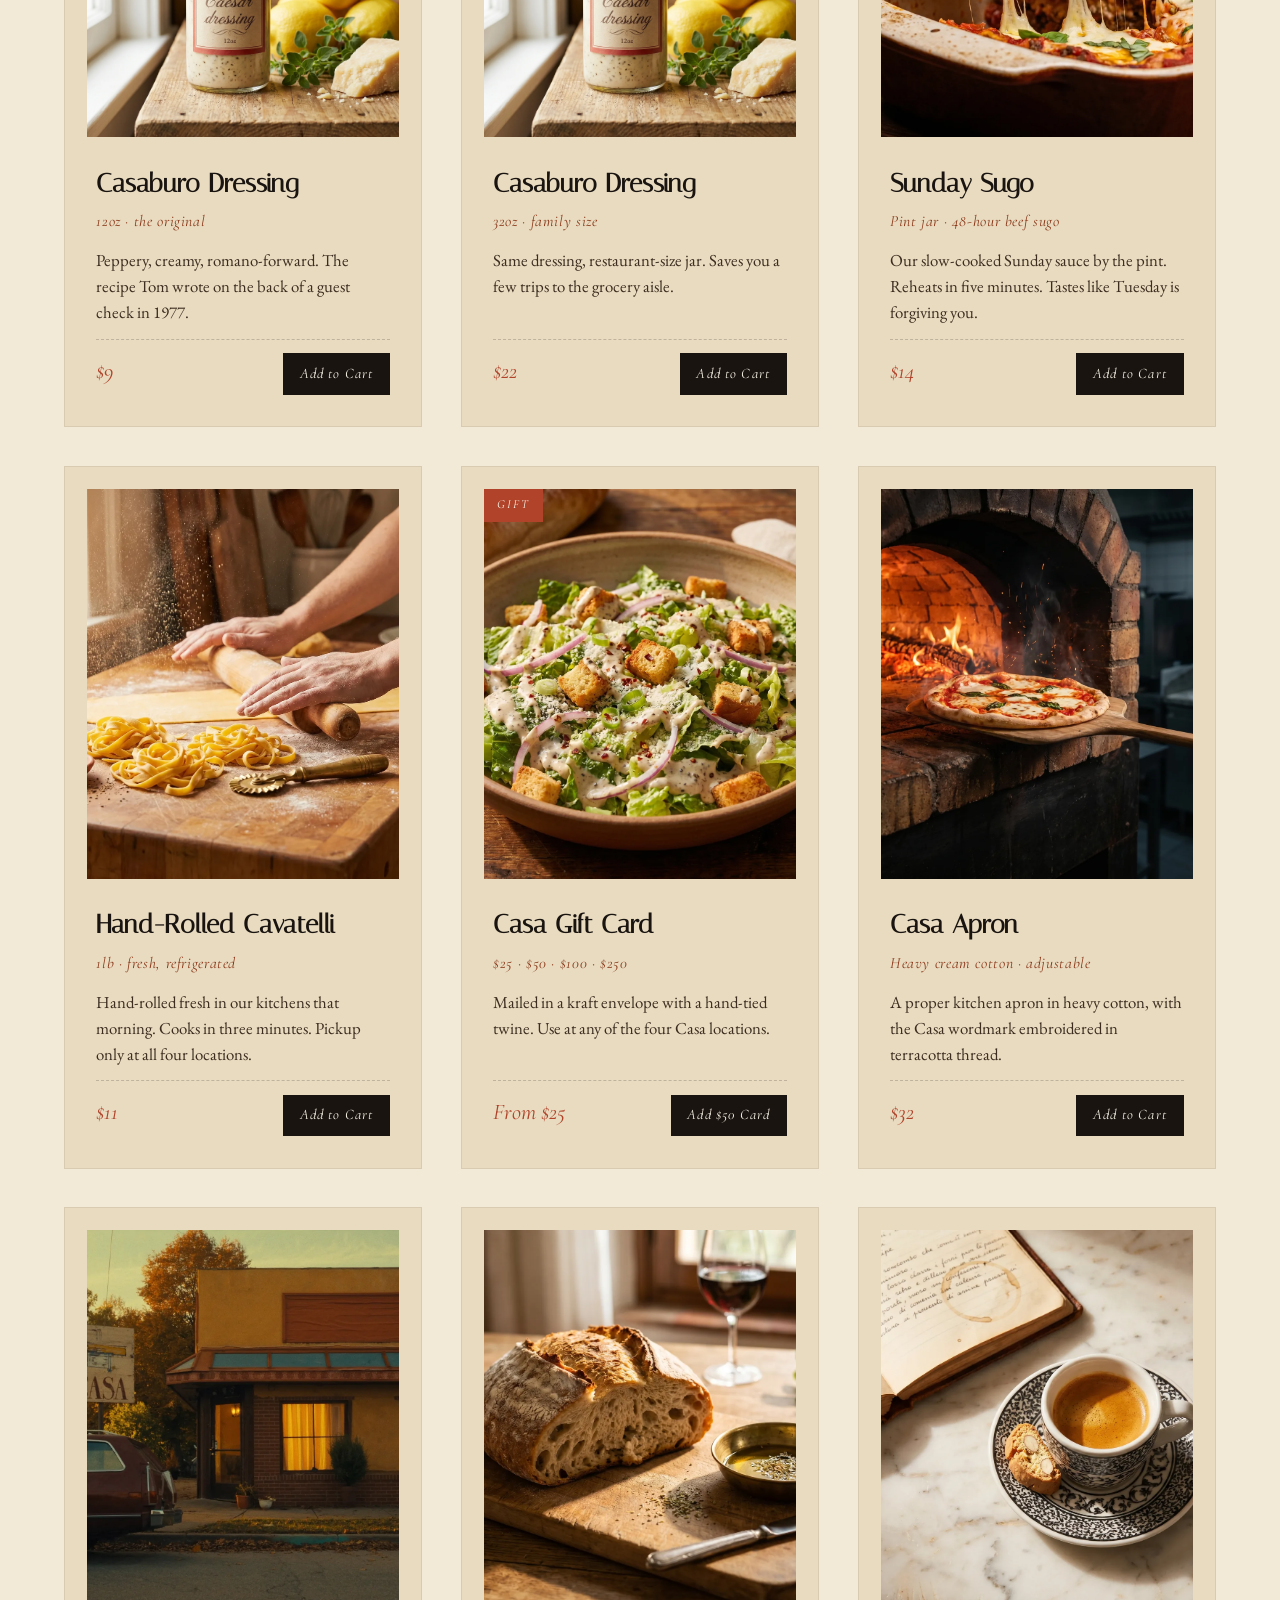
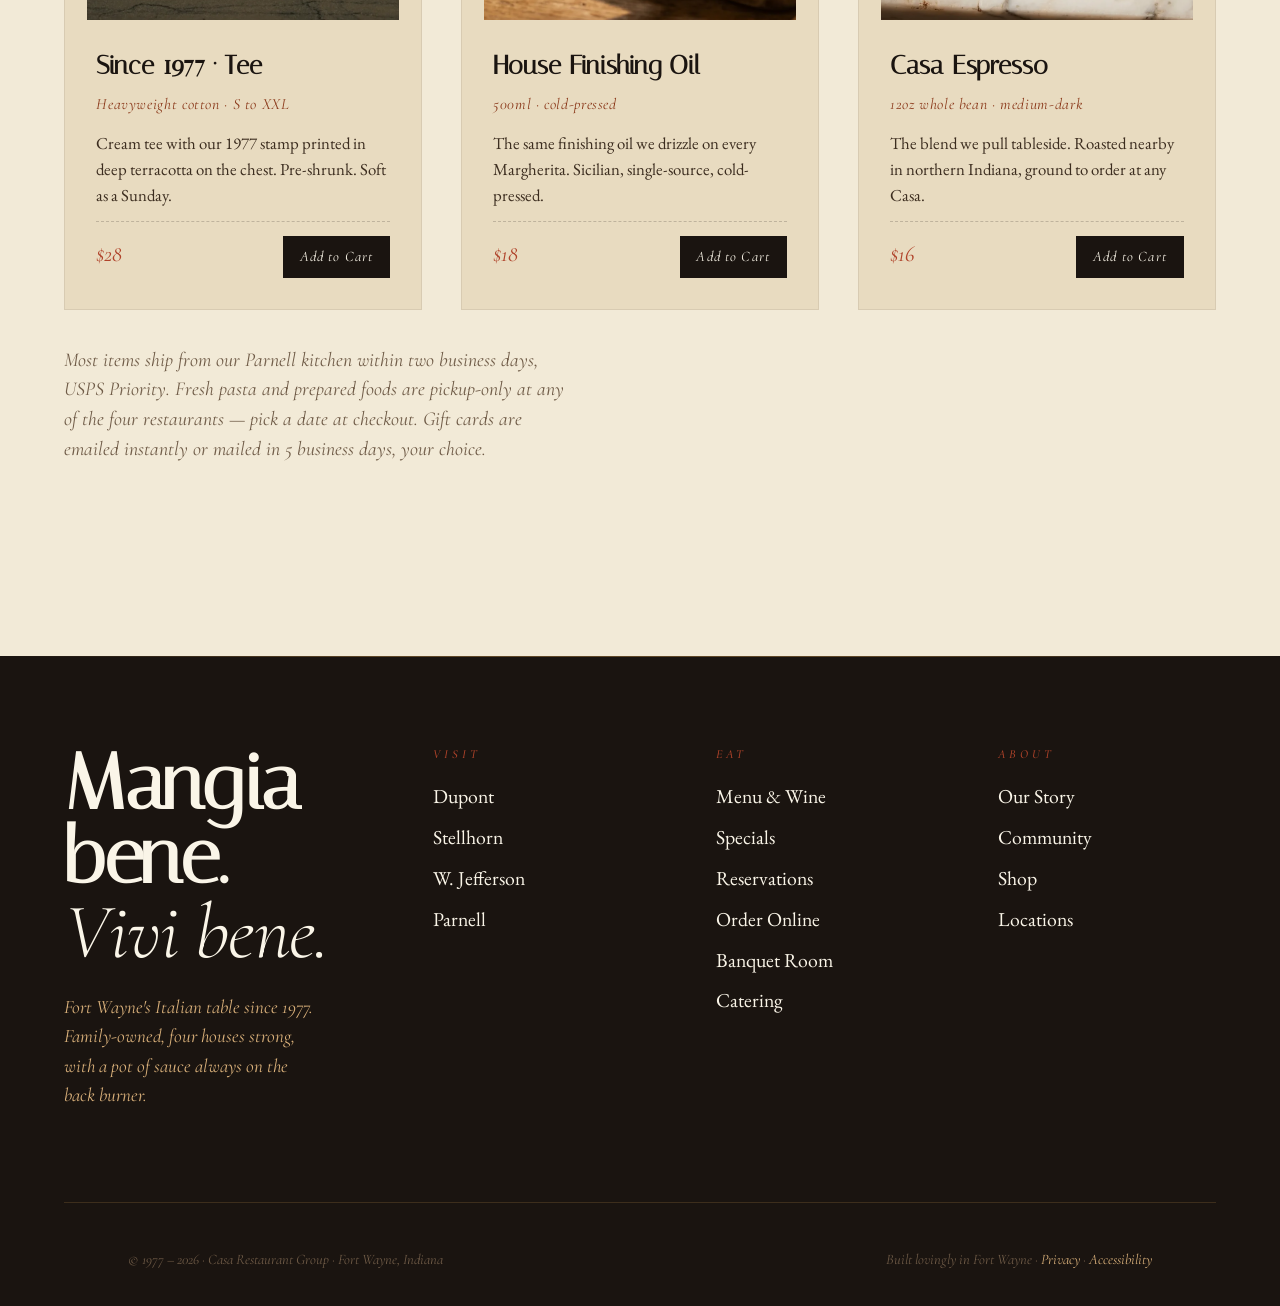
<file: shop.html>
<!DOCTYPE html>
<html lang="en">
<head>
  <meta charset="UTF-8" />
  <meta name="viewport" content="width=device-width, initial-scale=1.0" />
  <title>Shop · Casa Ristoranti Italiano · Fort Wayne</title>
  <meta name="description" content="Take Casa home — the original Casaburo dressing, our 48-hour sugo by the jar, gift cards, and Casa merch. Ships from Fort Wayne." />
  <meta name="theme-color" content="#F2EAD7" />
  <link rel="icon" type="image/svg+xml" href="assets/svg/diamond.svg" />

  <link rel="preconnect" href="https://fonts.googleapis.com" />
  <link rel="preconnect" href="https://fonts.gstatic.com" crossorigin />
  <link href="https://fonts.googleapis.com/css2?family=Italiana&family=EB+Garamond:ital,wght@0,400;0,500;0,600;1,400;1,500&family=Cormorant+Garamond:ital,wght@0,300;0,400;0,500;1,300;1,400;1,500&display=swap" rel="stylesheet" />

  <link rel="stylesheet" href="assets/css/tokens.css" />
  <link rel="stylesheet" href="assets/css/base.css" />
  <link rel="stylesheet" href="assets/css/typography.css" />
  <link rel="stylesheet" href="assets/css/layout.css" />
  <link rel="stylesheet" href="assets/css/pages.css" />

  <style>
    /* Inline overlay for shop checkout (small, page-specific) */
    .shop-checkout {
      position: fixed; inset: 0; z-index: 100;
      display: none; align-items: center; justify-content: center;
      background: rgba(26, 20, 16, 0.7);
      backdrop-filter: blur(8px);
      padding: var(--rail);
    }
    .shop-checkout.is-open { display: flex; }
    .shop-checkout__panel {
      background: var(--cream);
      padding: clamp(2rem, 5vw, 3rem);
      max-width: 540px; width: 100%;
      max-height: 90vh; overflow-y: auto;
      position: relative;
    }
    .shop-checkout__close {
      position: absolute; top: 1rem; right: 1rem;
      font-size: 1.5rem; color: var(--ink);
    }
    .shop-checkout__list { margin-bottom: 1.5rem; padding-bottom: 1rem; border-bottom: 1px solid rgba(26, 20, 16, 0.18); }
    .shop-checkout__item {
      display: grid; grid-template-columns: 1fr auto auto;
      gap: 0.5rem 1rem; align-items: baseline;
      padding: 0.5rem 0;
      font-family: var(--font-serif); font-size: 0.9375rem;
    }
    .shop-checkout__name { font-family: var(--font-display); }
    .shop-checkout__qty { color: var(--ink-mute); font-style: italic; }
    .shop-checkout__lineprice { color: var(--terracotta); font-style: italic; }
    .shop-checkout__total {
      display: flex; justify-content: space-between;
      font-family: var(--font-display); font-size: 1.5rem;
      margin-bottom: 1.5rem;
    }
    .shop-checkout__total span:last-child { color: var(--terracotta); }
    .shop-checkout label { display: block; font-family: var(--font-italic); font-style: italic;
      font-size: 0.6875rem; letter-spacing: 0.32em; text-transform: uppercase; color: var(--ink-mute); margin-bottom: 0.375rem; }
    .shop-checkout input { width: 100%; background: transparent; border: 1px solid rgba(26, 20, 16, 0.3);
      padding: 0.75rem 0.875rem; font-family: var(--font-serif); font-size: 1rem; color: var(--ink); margin-bottom: 1rem; }
    .shop-checkout input:focus { border-color: var(--terracotta); outline: none; }
    .shop-checkout__row { display: grid; grid-template-columns: 1fr 1fr; gap: 1rem; }
    @media (max-width: 480px) { .shop-checkout__row { grid-template-columns: 1fr; } }
  </style>
</head>
<body>
  <a href="#main" class="skip">Skip to content</a>

  <div class="marquee" aria-hidden="true">
    <div class="marquee__track">
      <div class="marquee__row">
        <span class="marquee__item">Take Casa home</span>
        <span class="marquee__dot">◆</span>
        <span class="marquee__item">The original Casaburo dressing · in a jar</span>
        <span class="marquee__dot">◆</span>
        <span class="marquee__item">Gift cards from $25 to $250</span>
        <span class="marquee__dot">◆</span>
        <span class="marquee__item">Ships from Fort Wayne · 2-3 business days</span>
        <span class="marquee__dot">◆</span>
      </div>
      <div class="marquee__row" aria-hidden="true">
        <span class="marquee__item">Take Casa home</span>
        <span class="marquee__dot">◆</span>
        <span class="marquee__item">The original Casaburo dressing · in a jar</span>
        <span class="marquee__dot">◆</span>
        <span class="marquee__item">Gift cards from $25 to $250</span>
        <span class="marquee__dot">◆</span>
        <span class="marquee__item">Ships from Fort Wayne · 2-3 business days</span>
        <span class="marquee__dot">◆</span>
      </div>
    </div>
  </div>

  <header class="nav" id="site-nav">
    <div class="shell shell--wide nav__inner">
      <a href="index.html" class="nav__brand"><span class="nav__brand-mark">Casa</span><span class="nav__brand-meta">Ristoranti Italiano · Fort Wayne</span></a>
      <nav class="nav__menu" aria-label="Primary">
        <a href="menu.html" class="nav__link">Menu</a>
        <a href="specials.html" class="nav__link">Specials</a>
        <a href="locations.html" class="nav__link">Locations</a>
        <a href="banquet.html" class="nav__link">Banquet</a>
        <a href="catering.html" class="nav__link">Catering</a>
        <a href="shop.html" class="nav__link">Shop</a>
        <a href="community.html" class="nav__link">Community</a>
      </nav>
      <div class="nav__cta"><a href="order.html" class="btn btn--small">Order Online <span class="btn__arrow">→</span></a></div>
      <button class="nav__burger" aria-label="Open menu" aria-expanded="false"><span></span><span></span><span></span></button>
    </div>
  </header>

  <main id="main">
    <section class="shell shell--wide page-hero">
      <div>
        <span class="t-eyebrow">The Shop · Il Negozio</span>
        <h1 class="page-hero__title reveal">Take <em>Casa</em> home.</h1>
      </div>
      <p class="page-hero__lede reveal" style="--reveal-delay: 0.1s">
        The original Casaburo dressing in a jar, our 48-hour sugo by the pint, gift cards in any denomination, and a few good things with the Casa name on them.
      </p>
    </section>

    <!-- Hero feature -->
    <section class="shell shell--wide split">
      <div class="split__media reveal">
        <img src="assets/img/casaburo-dressing.webp" alt="A glass bottle of Casaburo dressing on a rustic wood pantry shelf with lemons and oregano." />
      </div>
      <div class="reveal" style="--reveal-delay: 0.1s">
        <span class="t-eyebrow">N&deg; 01 · The Original</span>
        <h2 class="split__title">The Casaburo dressing, <em>bottled.</em></h2>
        <div class="split__body">
          <p>For forty-eight years our peppery house dressing was something you could only get at the table. Around 2008, neighbors started asking to buy a jar to take home — so we put it in one. Same five ingredients, same proportions, same recipe Tom wrote on the back of a guest check in 1977.</p>
          <p>Lasts six weeks in your fridge once opened. Goes on every salad. Tastes especially good on a sandwich.</p>
        </div>
      </div>
    </section>

    <!-- Products grid -->
    <section class="shop shell shell--wide" id="products">
      <div class="section-head reveal">
        <div class="section-head__label">
          <span class="section-head__rule"></span>
          <span class="t-eyebrow">N&deg; 02 · From the Pantry</span>
        </div>
        <h2 class="section-head__title">A few <em class="flourish">good</em> things.</h2>
      </div>

      <div class="shop__grid">
        <article class="product reveal">
          <span class="product__badge">Bestseller</span>
          <div class="product__media">
            <img src="assets/img/casaburo-dressing.webp" alt="12oz bottle of Casaburo Dressing" />
          </div>
          <h3 class="product__name">Casaburo Dressing</h3>
          <span class="product__sub">12oz · the original</span>
          <p class="product__desc">Peppery, creamy, romano-forward. The recipe Tom wrote on the back of a guest check in 1977.</p>
          <div class="product__row">
            <span class="product__price">$9</span>
            <button type="button" class="product__btn"
              data-product-id="dressing-12"
              data-product-name="Casaburo Dressing 12oz"
              data-product-price="9">Add to Cart</button>
          </div>
        </article>

        <article class="product reveal" style="--reveal-delay: 0.05s">
          <div class="product__media">
            <img src="assets/img/casaburo-dressing.webp" alt="32oz family-size bottle of Casaburo Dressing" />
          </div>
          <h3 class="product__name">Casaburo Dressing</h3>
          <span class="product__sub">32oz · family size</span>
          <p class="product__desc">Same dressing, restaurant-size jar. Saves you a few trips to the grocery aisle.</p>
          <div class="product__row">
            <span class="product__price">$22</span>
            <button type="button" class="product__btn"
              data-product-id="dressing-32"
              data-product-name="Casaburo Dressing 32oz"
              data-product-price="22">Add to Cart</button>
          </div>
        </article>

        <article class="product reveal" style="--reveal-delay: 0.1s">
          <span class="product__badge">New</span>
          <div class="product__media">
            <img src="assets/img/lasagna.webp" alt="Pint jar of Casa 48-hour Sunday sugo" />
          </div>
          <h3 class="product__name">Sunday Sugo</h3>
          <span class="product__sub">Pint jar · 48-hour beef sugo</span>
          <p class="product__desc">Our slow-cooked Sunday sauce by the pint. Reheats in five minutes. Tastes like Tuesday is forgiving you.</p>
          <div class="product__row">
            <span class="product__price">$14</span>
            <button type="button" class="product__btn"
              data-product-id="sugo-pint"
              data-product-name="Sunday Sugo · Pint"
              data-product-price="14">Add to Cart</button>
          </div>
        </article>

        <article class="product reveal">
          <div class="product__media">
            <img src="assets/img/pasta-hands.webp" alt="Hand-rolled cavatelli in cellophane" />
          </div>
          <h3 class="product__name">Hand-Rolled Cavatelli</h3>
          <span class="product__sub">1lb · fresh, refrigerated</span>
          <p class="product__desc">Hand-rolled fresh in our kitchens that morning. Cooks in three minutes. Pickup only at all four locations.</p>
          <div class="product__row">
            <span class="product__price">$11</span>
            <button type="button" class="product__btn"
              data-product-id="cavatelli-1lb"
              data-product-name="Hand-Rolled Cavatelli 1lb"
              data-product-price="11">Add to Cart</button>
          </div>
        </article>

        <article class="product reveal" style="--reveal-delay: 0.05s">
          <span class="product__badge">Gift</span>
          <div class="product__media">
            <img src="assets/img/casaburo-salad.webp" alt="Casa gift card in a kraft envelope" />
          </div>
          <h3 class="product__name">Casa Gift Card</h3>
          <span class="product__sub">$25 · $50 · $100 · $250</span>
          <p class="product__desc">Mailed in a kraft envelope with a hand-tied twine. Use at any of the four Casa locations.</p>
          <div class="product__row">
            <span class="product__price">From $25</span>
            <button type="button" class="product__btn"
              data-product-id="gift-50"
              data-product-name="Casa Gift Card · $50"
              data-product-price="50">Add $50 Card</button>
          </div>
        </article>

        <article class="product reveal" style="--reveal-delay: 0.1s">
          <div class="product__media">
            <img src="assets/img/wood-fired-pizza.webp" alt="Casa logo apron in cream and terracotta" />
          </div>
          <h3 class="product__name">Casa Apron</h3>
          <span class="product__sub">Heavy cream cotton · adjustable</span>
          <p class="product__desc">A proper kitchen apron in heavy cotton, with the Casa wordmark embroidered in terracotta thread.</p>
          <div class="product__row">
            <span class="product__price">$32</span>
            <button type="button" class="product__btn"
              data-product-id="apron"
              data-product-name="Casa Apron"
              data-product-price="32">Add to Cart</button>
          </div>
        </article>

        <article class="product reveal">
          <div class="product__media">
            <img src="assets/img/storefront-1977.webp" alt="Casa Since 1977 t-shirt in cream" />
          </div>
          <h3 class="product__name">Since 1977 · Tee</h3>
          <span class="product__sub">Heavyweight cotton · S to XXL</span>
          <p class="product__desc">Cream tee with our 1977 stamp printed in deep terracotta on the chest. Pre-shrunk. Soft as a Sunday.</p>
          <div class="product__row">
            <span class="product__price">$28</span>
            <button type="button" class="product__btn"
              data-product-id="tee-1977"
              data-product-name="Since 1977 Tee"
              data-product-price="28">Add to Cart</button>
          </div>
        </article>

        <article class="product reveal" style="--reveal-delay: 0.05s">
          <div class="product__media">
            <img src="assets/img/bread-tableside.webp" alt="Bottle of Casa olive oil with kraft label" />
          </div>
          <h3 class="product__name">House Finishing Oil</h3>
          <span class="product__sub">500ml · cold-pressed</span>
          <p class="product__desc">The same finishing oil we drizzle on every Margherita. Sicilian, single-source, cold-pressed.</p>
          <div class="product__row">
            <span class="product__price">$18</span>
            <button type="button" class="product__btn"
              data-product-id="oil-500"
              data-product-name="House Finishing Oil 500ml"
              data-product-price="18">Add to Cart</button>
          </div>
        </article>

        <article class="product reveal" style="--reveal-delay: 0.1s">
          <div class="product__media">
            <img src="assets/img/espresso-recipe.webp" alt="Casa espresso blend bag" />
          </div>
          <h3 class="product__name">Casa Espresso</h3>
          <span class="product__sub">12oz whole bean · medium-dark</span>
          <p class="product__desc">The blend we pull tableside. Roasted nearby in northern Indiana, ground to order at any Casa.</p>
          <div class="product__row">
            <span class="product__price">$16</span>
            <button type="button" class="product__btn"
              data-product-id="espresso-12"
              data-product-name="Casa Espresso 12oz"
              data-product-price="16">Add to Cart</button>
          </div>
        </article>
      </div>

      <p style="font-family: var(--font-italic); font-style: italic; color: var(--ink-mute); margin-top: 2rem; max-width: 56ch; line-height: 1.5;">
        Most items ship from our Parnell kitchen within two business days, USPS Priority. Fresh pasta and prepared foods are pickup-only at any of the four restaurants — pick a date at checkout. Gift cards are emailed instantly or mailed in 5 business days, your choice.
      </p>
    </section>
  </main>

  <!-- Sticky cart -->
  <aside class="shop-cart" id="shop-cart" aria-live="polite">
    <span class="shop-cart__count">0</span>
    <span class="shop-cart__total">$0</span>
    <button type="button" class="shop-cart__btn">Checkout →</button>
  </aside>

  <!-- Checkout overlay -->
  <div class="shop-checkout" id="shop-checkout" role="dialog" aria-modal="true">
    <div class="shop-checkout__panel">
      <button type="button" class="shop-checkout__close" id="shop-checkout-close" aria-label="Close">×</button>
      <h2 style="font-family: var(--font-display); font-size: 2rem; line-height: 1; margin-bottom: 0.5rem;">Almost there.</h2>
      <p style="font-family: var(--font-italic); font-style: italic; color: var(--ink-soft); margin-bottom: 1.5rem;">Where should we send the box?</p>

      <div id="shop-checkout-form-wrap">
        <ul class="shop-checkout__list" data-cart-list></ul>
        <div class="shop-checkout__total"><span>Total</span><span data-cart-total>$0</span></div>

        <form id="shop-checkout-form" novalidate>
          <label for="sc-name">Your Name</label>
          <input id="sc-name" name="name" type="text" required autocomplete="name" />

          <div class="shop-checkout__row">
            <div>
              <label for="sc-email">Email</label>
              <input id="sc-email" name="email" type="email" required autocomplete="email" />
            </div>
            <div>
              <label for="sc-phone">Phone</label>
              <input id="sc-phone" name="phone" type="tel" autocomplete="tel" />
            </div>
          </div>

          <label for="sc-addr">Shipping Address</label>
          <input id="sc-addr" name="address" type="text" required autocomplete="street-address" />

          <div class="shop-checkout__row">
            <div>
              <label for="sc-city">City</label>
              <input id="sc-city" name="city" type="text" required autocomplete="address-level2" />
            </div>
            <div>
              <label for="sc-zip">ZIP</label>
              <input id="sc-zip" name="zip" type="text" required autocomplete="postal-code" pattern="[0-9]{5}" />
            </div>
          </div>

          <button type="submit" class="btn" style="width: 100%; margin-top: 0.75rem;">Place Order <span class="btn__arrow">→</span></button>
          <p style="font-family: var(--font-italic); font-style: italic; color: var(--ink-mute); font-size: 0.75rem; text-align: center; margin-top: 0.875rem;">Demo checkout — no card processed. Production wire would route through <strong style="color: var(--terracotta); font-style: normal;">Shopify</strong> or <strong style="color: var(--terracotta); font-style: normal;">Square</strong> Storefront.</p>
        </form>
      </div>

      <div id="shop-checkout-success" style="display: none; text-align: center; padding: 1rem 0;">
        <div style="font-family: var(--font-display); font-size: 4rem; color: var(--terracotta); line-height: 1; margin-bottom: 0.5rem;">✦</div>
        <h2 style="font-family: var(--font-display); font-size: 2rem; margin-bottom: 0.5rem;">Boxed up.</h2>
        <p style="font-family: var(--font-italic); font-style: italic; color: var(--ink-soft); line-height: 1.5;">Your confirmation is on the way. Box ships from our Parnell kitchen within two business days.</p>
      </div>
    </div>
  </div>

  <footer class="footer">
    <div class="shell shell--wide">
      <div class="footer__inner">
        <div class="footer__brand">
          <h2 class="footer__head">Mangia bene.<br/><em class="flourish">Vivi bene.</em></h2>
          <p class="footer__lede">Fort Wayne's Italian table since 1977. Family-owned, four houses strong, with a pot of sauce always on the back burner.</p>
        </div>
        <div class="footer__col">
          <h4>Visit</h4>
          <ul>
            <li><a href="locations.html#dupont">Dupont</a></li>
            <li><a href="locations.html#stellhorn">Stellhorn</a></li>
            <li><a href="locations.html#jefferson">W. Jefferson</a></li>
            <li><a href="locations.html#parnell">Parnell</a></li>
          </ul>
        </div>
        <div class="footer__col">
          <h4>Eat</h4>
          <ul>
            <li><a href="menu.html">Menu &amp; Wine</a></li>
            <li><a href="specials.html">Specials</a></li>
            <li><a href="reservations.html">Reservations</a></li>
            <li><a href="order.html">Order Online</a></li>
            <li><a href="banquet.html">Banquet Room</a></li>
            <li><a href="catering.html">Catering</a></li>
          </ul>
        </div>
        <div class="footer__col">
          <h4>About</h4>
          <ul>
            <li><a href="story.html">Our Story</a></li>
            <li><a href="community.html">Community</a></li>
            <li><a href="shop.html">Shop</a></li>
            <li><a href="locations.html">Locations</a></li>
          </ul>
        </div>
      </div>
      <hr class="footer__rule" />
      <div class="shell shell--wide footer__legal">
        <span>&copy; 1977 &ndash; <span id="year"></span> · Casa Restaurant Group · Fort Wayne, Indiana</span>
        <span>Built lovingly in Fort Wayne · <a href="#">Privacy</a> · <a href="#">Accessibility</a></span>
      </div>
    </div>
  </footer>

  <script type="module" src="assets/js/main.js"></script>
  <script src="assets/js/shop.js"></script>
</body>
</html>
</file>
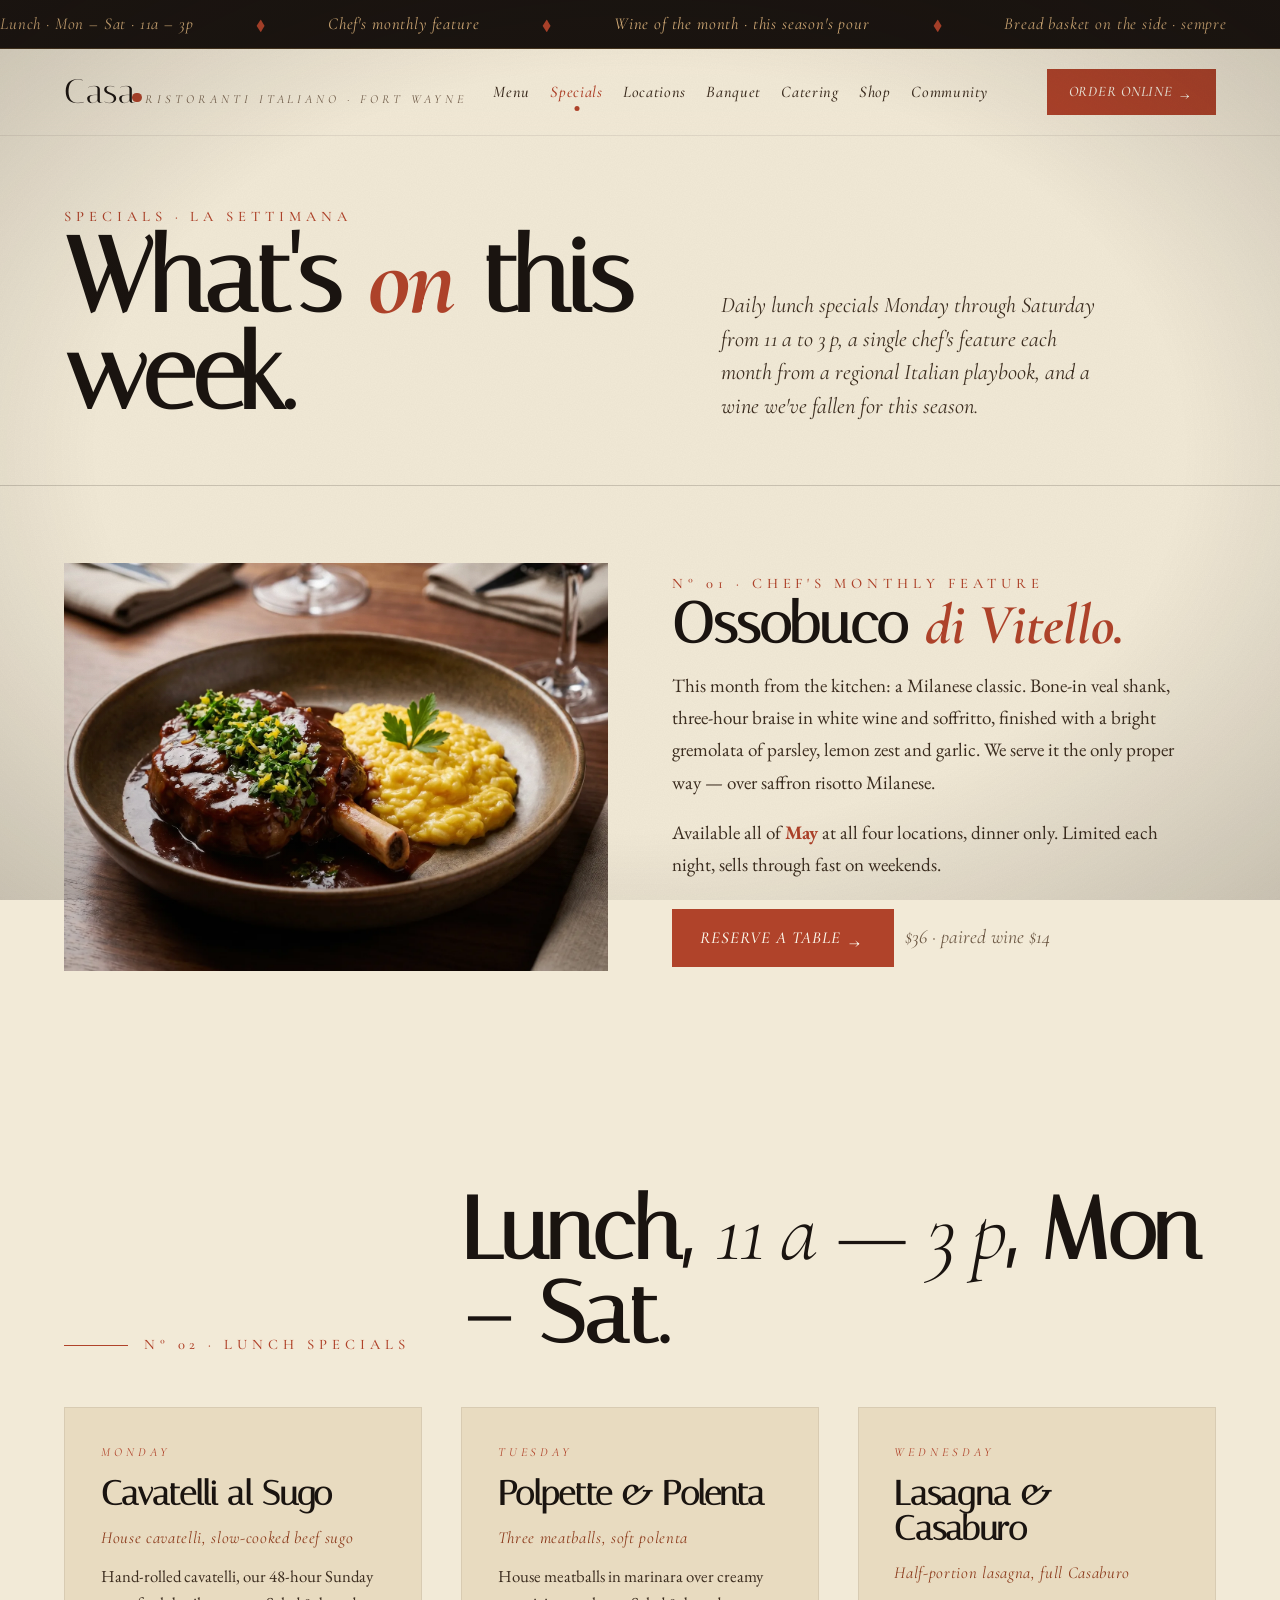
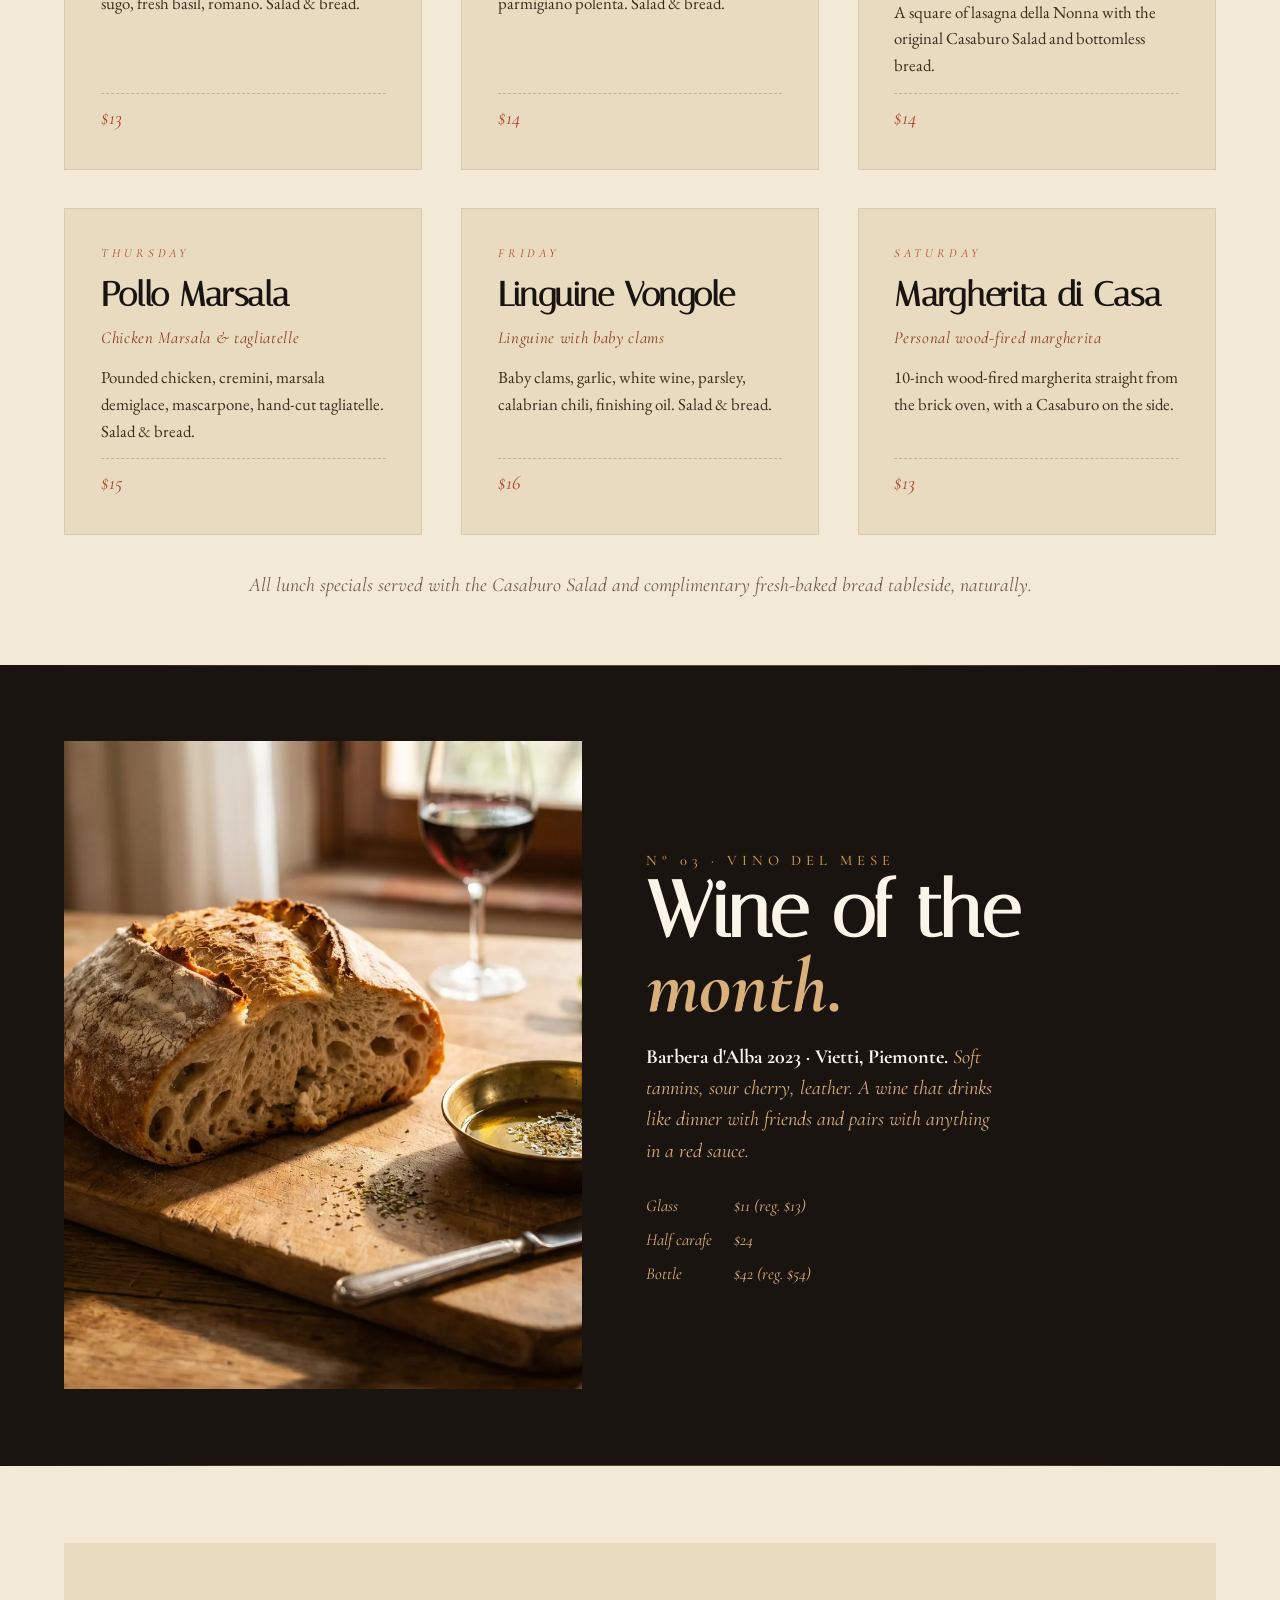
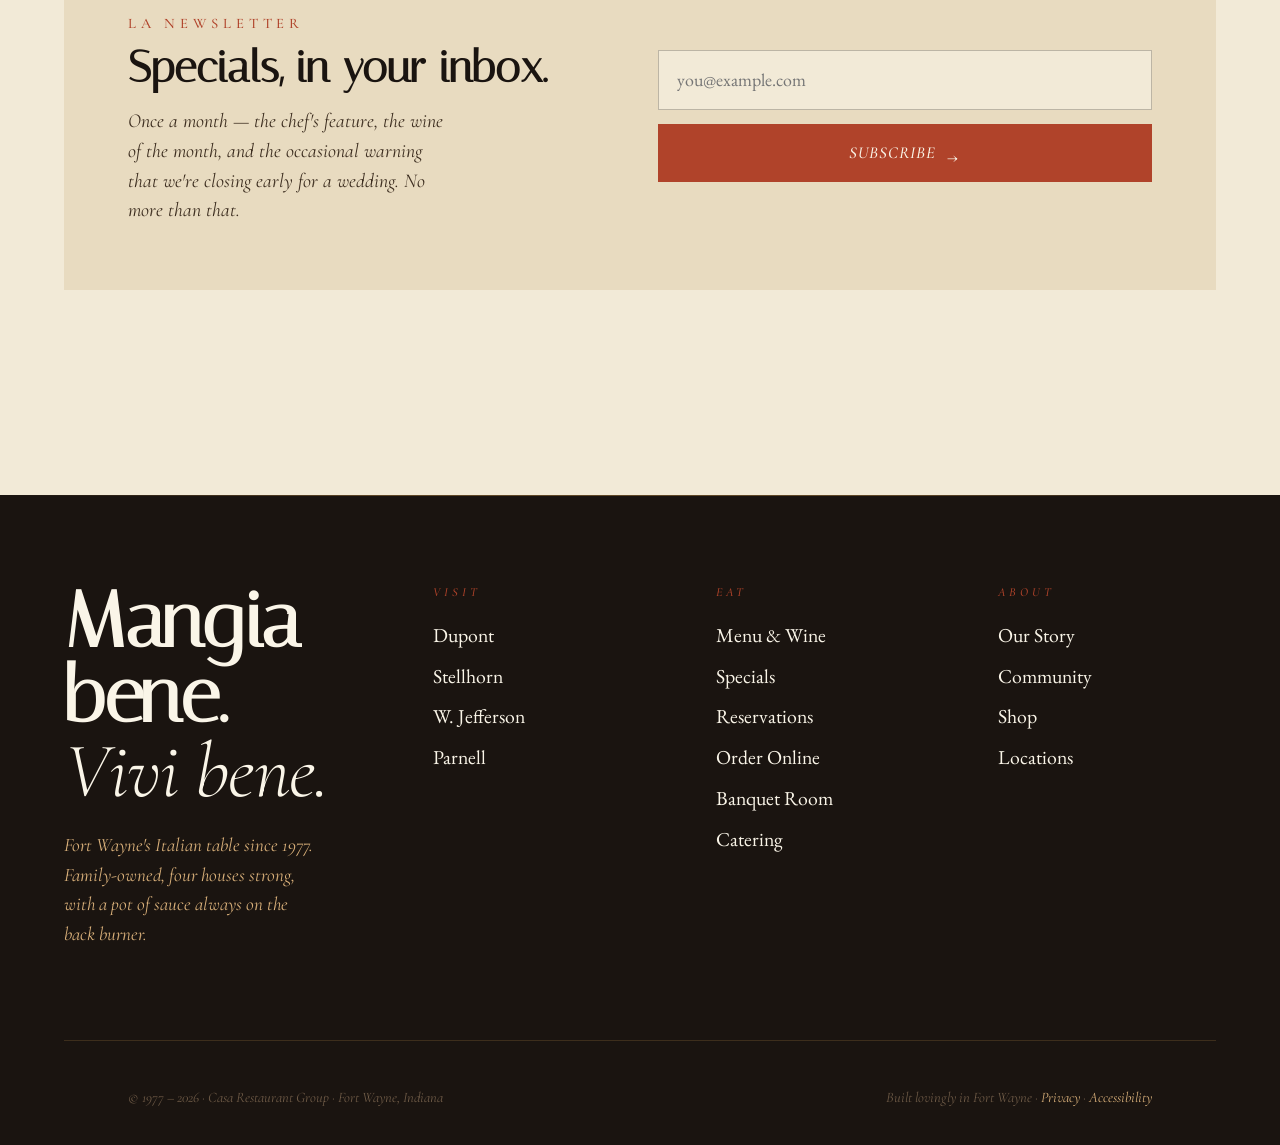
<file: specials.html>
<!DOCTYPE html>
<html lang="en">
<head>
  <meta charset="UTF-8" />
  <meta name="viewport" content="width=device-width, initial-scale=1.0" />
  <title>Specials · Casa Ristoranti Italiano · Fort Wayne</title>
  <meta name="description" content="Daily lunch specials, the chef's monthly feature, and the wine of the month at Casa Ristoranti Italiano in Fort Wayne. Lunch served 11a-3p Monday through Saturday." />
  <meta name="theme-color" content="#F2EAD7" />
  <link rel="icon" type="image/svg+xml" href="assets/svg/diamond.svg" />

  <link rel="preconnect" href="https://fonts.googleapis.com" />
  <link rel="preconnect" href="https://fonts.gstatic.com" crossorigin />
  <link href="https://fonts.googleapis.com/css2?family=Italiana&family=EB+Garamond:ital,wght@0,400;0,500;0,600;1,400;1,500&family=Cormorant+Garamond:ital,wght@0,300;0,400;0,500;1,300;1,400;1,500&display=swap" rel="stylesheet" />

  <link rel="stylesheet" href="assets/css/tokens.css" />
  <link rel="stylesheet" href="assets/css/base.css" />
  <link rel="stylesheet" href="assets/css/typography.css" />
  <link rel="stylesheet" href="assets/css/layout.css" />
  <link rel="stylesheet" href="assets/css/pages.css" />
</head>
<body>
  <a href="#main" class="skip">Skip to content</a>

  <div class="marquee" aria-hidden="true">
    <div class="marquee__track">
      <div class="marquee__row">
        <span class="marquee__item">Lunch · Mon &ndash; Sat · 11a &ndash; 3p</span>
        <span class="marquee__dot">◆</span>
        <span class="marquee__item">Chef's monthly feature</span>
        <span class="marquee__dot">◆</span>
        <span class="marquee__item">Wine of the month · this season's pour</span>
        <span class="marquee__dot">◆</span>
        <span class="marquee__item">Bread basket on the side · sempre</span>
        <span class="marquee__dot">◆</span>
      </div>
      <div class="marquee__row" aria-hidden="true">
        <span class="marquee__item">Lunch · Mon &ndash; Sat · 11a &ndash; 3p</span>
        <span class="marquee__dot">◆</span>
        <span class="marquee__item">Chef's monthly feature</span>
        <span class="marquee__dot">◆</span>
        <span class="marquee__item">Wine of the month · this season's pour</span>
        <span class="marquee__dot">◆</span>
        <span class="marquee__item">Bread basket on the side · sempre</span>
        <span class="marquee__dot">◆</span>
      </div>
    </div>
  </div>

  <header class="nav" id="site-nav">
    <div class="shell shell--wide nav__inner">
      <a href="index.html" class="nav__brand"><span class="nav__brand-mark">Casa</span><span class="nav__brand-meta">Ristoranti Italiano · Fort Wayne</span></a>
      <nav class="nav__menu" aria-label="Primary">
        <a href="menu.html" class="nav__link">Menu</a>
        <a href="specials.html" class="nav__link">Specials</a>
        <a href="locations.html" class="nav__link">Locations</a>
        <a href="banquet.html" class="nav__link">Banquet</a>
        <a href="catering.html" class="nav__link">Catering</a>
        <a href="shop.html" class="nav__link">Shop</a>
        <a href="community.html" class="nav__link">Community</a>
      </nav>
      <div class="nav__cta"><a href="order.html" class="btn btn--small">Order Online <span class="btn__arrow">→</span></a></div>
      <button class="nav__burger" aria-label="Open menu" aria-expanded="false"><span></span><span></span><span></span></button>
    </div>
  </header>

  <main id="main">
    <section class="shell shell--wide page-hero">
      <div>
        <span class="t-eyebrow">Specials · La Settimana</span>
        <h1 class="page-hero__title reveal">What's <em>on</em> this week.</h1>
      </div>
      <p class="page-hero__lede reveal" style="--reveal-delay: 0.1s">
        Daily lunch specials Monday through Saturday from 11&thinsp;a to 3&thinsp;p, a single chef's feature each month from a regional Italian playbook, and a wine we've fallen for this season.
      </p>
    </section>

    <!-- Chef's monthly feature -->
    <section class="split shell shell--wide">
      <div class="split__media reveal">
        <img src="assets/img/ossobuco.webp" alt="Ossobuco di Vitello — braised veal shank with saffron risotto Milanese." />
      </div>
      <div class="reveal" style="--reveal-delay: 0.1s">
        <span class="t-eyebrow">N&deg; 01 · Chef's Monthly Feature</span>
        <h2 class="split__title">Ossobuco <em>di Vitello.</em></h2>
        <div class="split__body">
          <p>This month from the kitchen: a Milanese classic. Bone-in veal shank, three-hour braise in white wine and soffritto, finished with a bright gremolata of parsley, lemon zest and garlic. We serve it the only proper way — over saffron risotto Milanese.</p>
          <p>Available all of <strong style="color: var(--terracotta);">May</strong> at all four locations, dinner only. Limited each night, sells through fast on weekends.</p>
        </div>
        <div class="split__cta">
          <a href="reservations.html" class="btn">Reserve a Table <span class="btn__arrow">→</span></a>
          <span style="font-family: var(--font-italic); font-style: italic; color: var(--ink-mute); align-self: center;">$36 · paired wine $14</span>
        </div>
      </div>
    </section>

    <!-- Daily lunch specials -->
    <section class="specials shell shell--wide">
      <div class="section-head reveal">
        <div class="section-head__label">
          <span class="section-head__rule"></span>
          <span class="t-eyebrow">N&deg; 02 · Lunch Specials</span>
        </div>
        <h2 class="section-head__title">Lunch, <em class="flourish">11&thinsp;a &mdash; 3&thinsp;p</em>, Mon &ndash; Sat.</h2>
      </div>

      <div class="specials__grid">
        <article class="special-card reveal">
          <span class="special-card__day">Monday</span>
          <h3 class="special-card__title">Cavatelli al Sugo</h3>
          <span class="special-card__italian">House cavatelli, slow-cooked beef sugo</span>
          <p class="special-card__desc">Hand-rolled cavatelli, our 48-hour Sunday sugo, fresh basil, romano. Salad &amp; bread.</p>
          <span class="special-card__price">$13</span>
        </article>

        <article class="special-card reveal" style="--reveal-delay: 0.05s">
          <span class="special-card__day">Tuesday</span>
          <h3 class="special-card__title">Polpette &amp; Polenta</h3>
          <span class="special-card__italian">Three meatballs, soft polenta</span>
          <p class="special-card__desc">House meatballs in marinara over creamy parmigiano polenta. Salad &amp; bread.</p>
          <span class="special-card__price">$14</span>
        </article>

        <article class="special-card reveal" style="--reveal-delay: 0.1s">
          <span class="special-card__day">Wednesday</span>
          <h3 class="special-card__title">Lasagna &amp; Casaburo</h3>
          <span class="special-card__italian">Half-portion lasagna, full Casaburo</span>
          <p class="special-card__desc">A square of lasagna della Nonna with the original Casaburo Salad and bottomless bread.</p>
          <span class="special-card__price">$14</span>
        </article>

        <article class="special-card reveal" style="--reveal-delay: 0.15s">
          <span class="special-card__day">Thursday</span>
          <h3 class="special-card__title">Pollo Marsala</h3>
          <span class="special-card__italian">Chicken Marsala &amp; tagliatelle</span>
          <p class="special-card__desc">Pounded chicken, cremini, marsala demiglace, mascarpone, hand-cut tagliatelle. Salad &amp; bread.</p>
          <span class="special-card__price">$15</span>
        </article>

        <article class="special-card reveal" style="--reveal-delay: 0.2s">
          <span class="special-card__day">Friday</span>
          <h3 class="special-card__title">Linguine Vongole</h3>
          <span class="special-card__italian">Linguine with baby clams</span>
          <p class="special-card__desc">Baby clams, garlic, white wine, parsley, calabrian chili, finishing oil. Salad &amp; bread.</p>
          <span class="special-card__price">$16</span>
        </article>

        <article class="special-card reveal" style="--reveal-delay: 0.25s">
          <span class="special-card__day">Saturday</span>
          <h3 class="special-card__title">Margherita di Casa</h3>
          <span class="special-card__italian">Personal wood-fired margherita</span>
          <p class="special-card__desc">10-inch wood-fired margherita straight from the brick oven, with a Casaburo on the side.</p>
          <span class="special-card__price">$13</span>
        </article>
      </div>

      <p style="font-family: var(--font-italic); font-style: italic; color: var(--ink-mute); margin-top: 2rem; text-align: center;">All lunch specials served with the Casaburo Salad and complimentary fresh-baked bread tableside, naturally.</p>
    </section>

    <!-- Wine of the month -->
    <section class="wom">
      <div class="shell shell--wide wom__inner">
        <div class="wom__media reveal">
          <img src="assets/img/bread-tableside.webp" alt="A bottle of the month and Italian bread." />
        </div>
        <div class="reveal" style="--reveal-delay: 0.1s">
          <span class="t-eyebrow t-eyebrow--gold">N&deg; 03 · Vino del Mese</span>
          <h2 class="wom__title">Wine of the <em>month.</em></h2>
          <p class="wom__body" style="margin-bottom: 1.5rem;">
            <strong style="font-style: normal; color: var(--bone);">Barbera d'Alba 2023 · Vietti, Piemonte.</strong> Soft tannins, sour cherry, leather. A wine that drinks like dinner with friends and pairs with anything in a red sauce.
          </p>
          <div style="font-family: var(--font-italic); font-style: italic; color: var(--gold-soft);">
            <div style="display: grid; grid-template-columns: auto 1fr; gap: 0.5rem 1.25rem; max-width: 320px; font-size: 0.9375rem;">
              <span>Glass</span><span>$11 (reg. $13)</span>
              <span>Half carafe</span><span>$24</span>
              <span>Bottle</span><span>$42 (reg. $54)</span>
            </div>
          </div>
        </div>
      </div>
    </section>

    <!-- Email signup -->
    <section class="shell shell--wide" style="padding-block: clamp(3rem, 6vw, 5rem);">
      <div style="background: var(--paper); padding: clamp(2rem, 5vw, 4rem); display: grid; grid-template-columns: 1fr 1fr; gap: 2rem; align-items: center;">
        <div>
          <span class="t-eyebrow">La Newsletter</span>
          <h3 style="font-family: var(--font-display); font-size: clamp(1.75rem, 1.4rem + 1.5vw, 2.5rem); line-height: 1; margin-block: 0.5rem 1rem;">Specials, in your inbox.</h3>
          <p style="font-family: var(--font-italic); font-style: italic; color: var(--ink-soft); line-height: 1.5; max-width: 36ch;">Once a month — the chef's feature, the wine of the month, and the occasional warning that we're closing early for a wedding. No more than that.</p>
        </div>
        <form id="news-form" novalidate style="display: grid; gap: 0.75rem;">
          <label for="news-email" class="sr-only">Email</label>
          <input id="news-email" name="email" type="email" required placeholder="you@example.com" style="width: 100%; background: var(--cream); border: 1px solid rgba(26, 20, 16, 0.25); padding: 0.875rem 1rem; font-family: var(--font-serif); font-size: 1rem;" />
          <button type="submit" class="btn">Subscribe <span class="btn__arrow">→</span></button>
          <p id="news-success" style="display: none; font-family: var(--font-italic); font-style: italic; color: var(--terracotta); font-size: 0.9375rem;">Buon appetito — you're on the list.</p>
        </form>
      </div>
    </section>
  </main>

  <footer class="footer">
    <div class="shell shell--wide">
      <div class="footer__inner">
        <div class="footer__brand">
          <h2 class="footer__head">Mangia bene.<br/><em class="flourish">Vivi bene.</em></h2>
          <p class="footer__lede">Fort Wayne's Italian table since 1977. Family-owned, four houses strong, with a pot of sauce always on the back burner.</p>
        </div>
        <div class="footer__col">
          <h4>Visit</h4>
          <ul>
            <li><a href="locations.html#dupont">Dupont</a></li>
            <li><a href="locations.html#stellhorn">Stellhorn</a></li>
            <li><a href="locations.html#jefferson">W. Jefferson</a></li>
            <li><a href="locations.html#parnell">Parnell</a></li>
          </ul>
        </div>
        <div class="footer__col">
          <h4>Eat</h4>
          <ul>
            <li><a href="menu.html">Menu &amp; Wine</a></li>
            <li><a href="specials.html">Specials</a></li>
            <li><a href="reservations.html">Reservations</a></li>
            <li><a href="order.html">Order Online</a></li>
            <li><a href="banquet.html">Banquet Room</a></li>
            <li><a href="catering.html">Catering</a></li>
          </ul>
        </div>
        <div class="footer__col">
          <h4>About</h4>
          <ul>
            <li><a href="story.html">Our Story</a></li>
            <li><a href="community.html">Community</a></li>
            <li><a href="shop.html">Shop</a></li>
            <li><a href="locations.html">Locations</a></li>
          </ul>
        </div>
      </div>
      <hr class="footer__rule" />
      <div class="shell shell--wide footer__legal">
        <span>&copy; 1977 &ndash; <span id="year"></span> · Casa Restaurant Group · Fort Wayne, Indiana</span>
        <span>Built lovingly in Fort Wayne · <a href="#">Privacy</a> · <a href="#">Accessibility</a></span>
      </div>
    </div>
  </footer>

  <script type="module" src="assets/js/main.js"></script>
  <script>
    document.getElementById('news-form').addEventListener('submit', (e) => {
      e.preventDefault();
      const success = document.getElementById('news-success');
      success.style.display = 'block';
      e.target.querySelector('input').value = '';
    });
  </script>
</body>
</html>
</file>
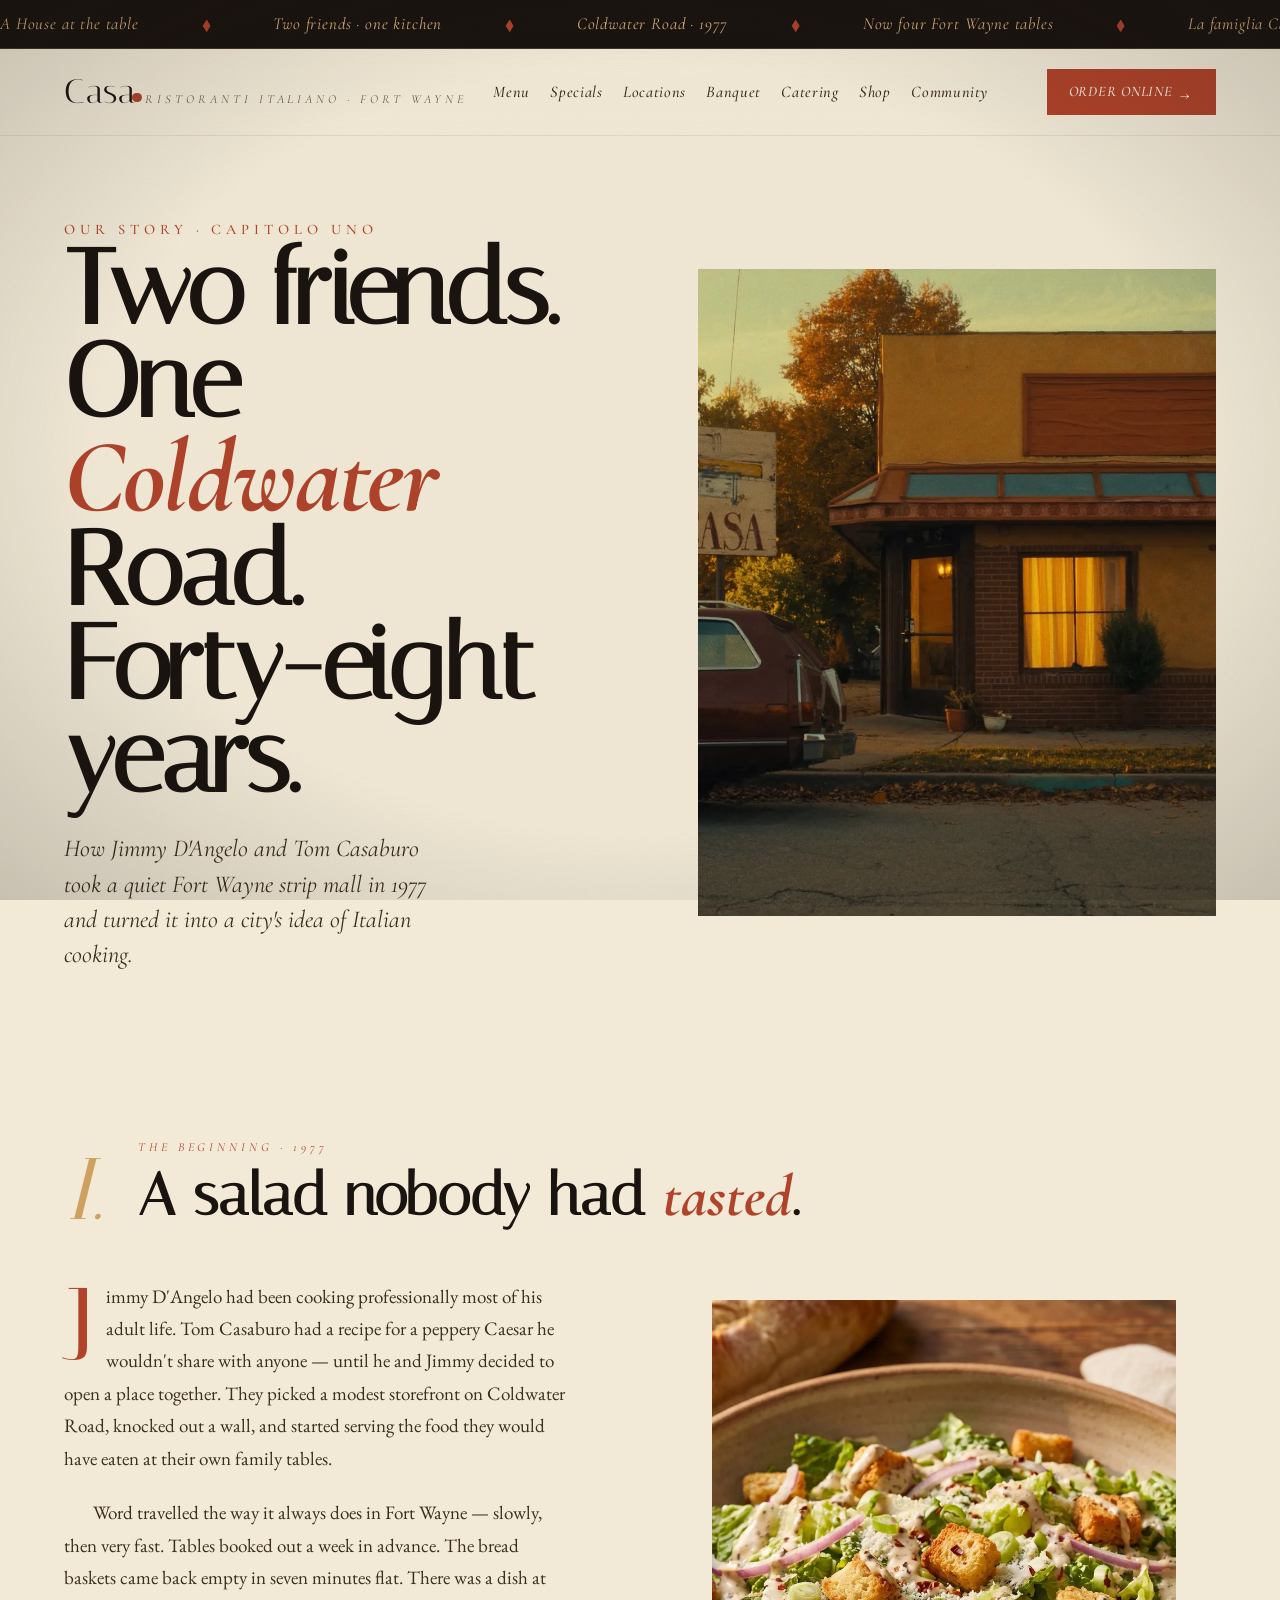
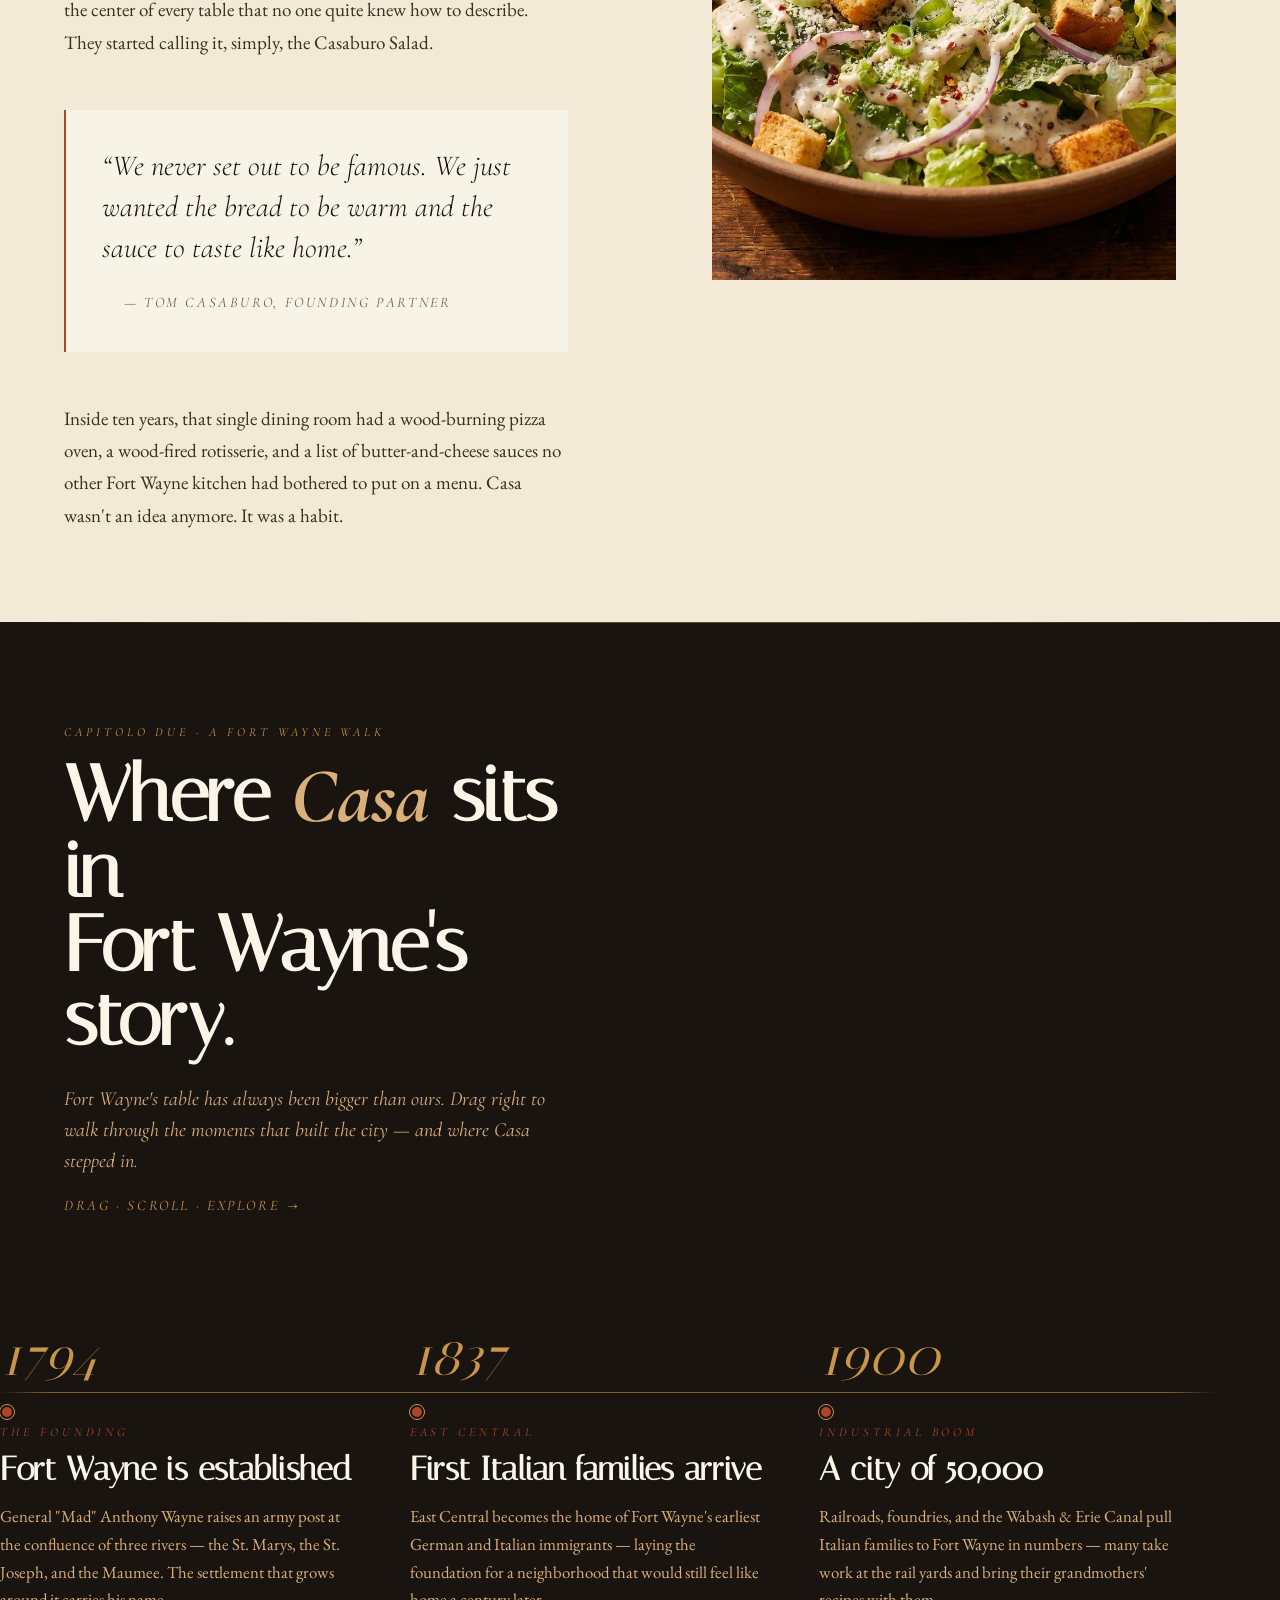
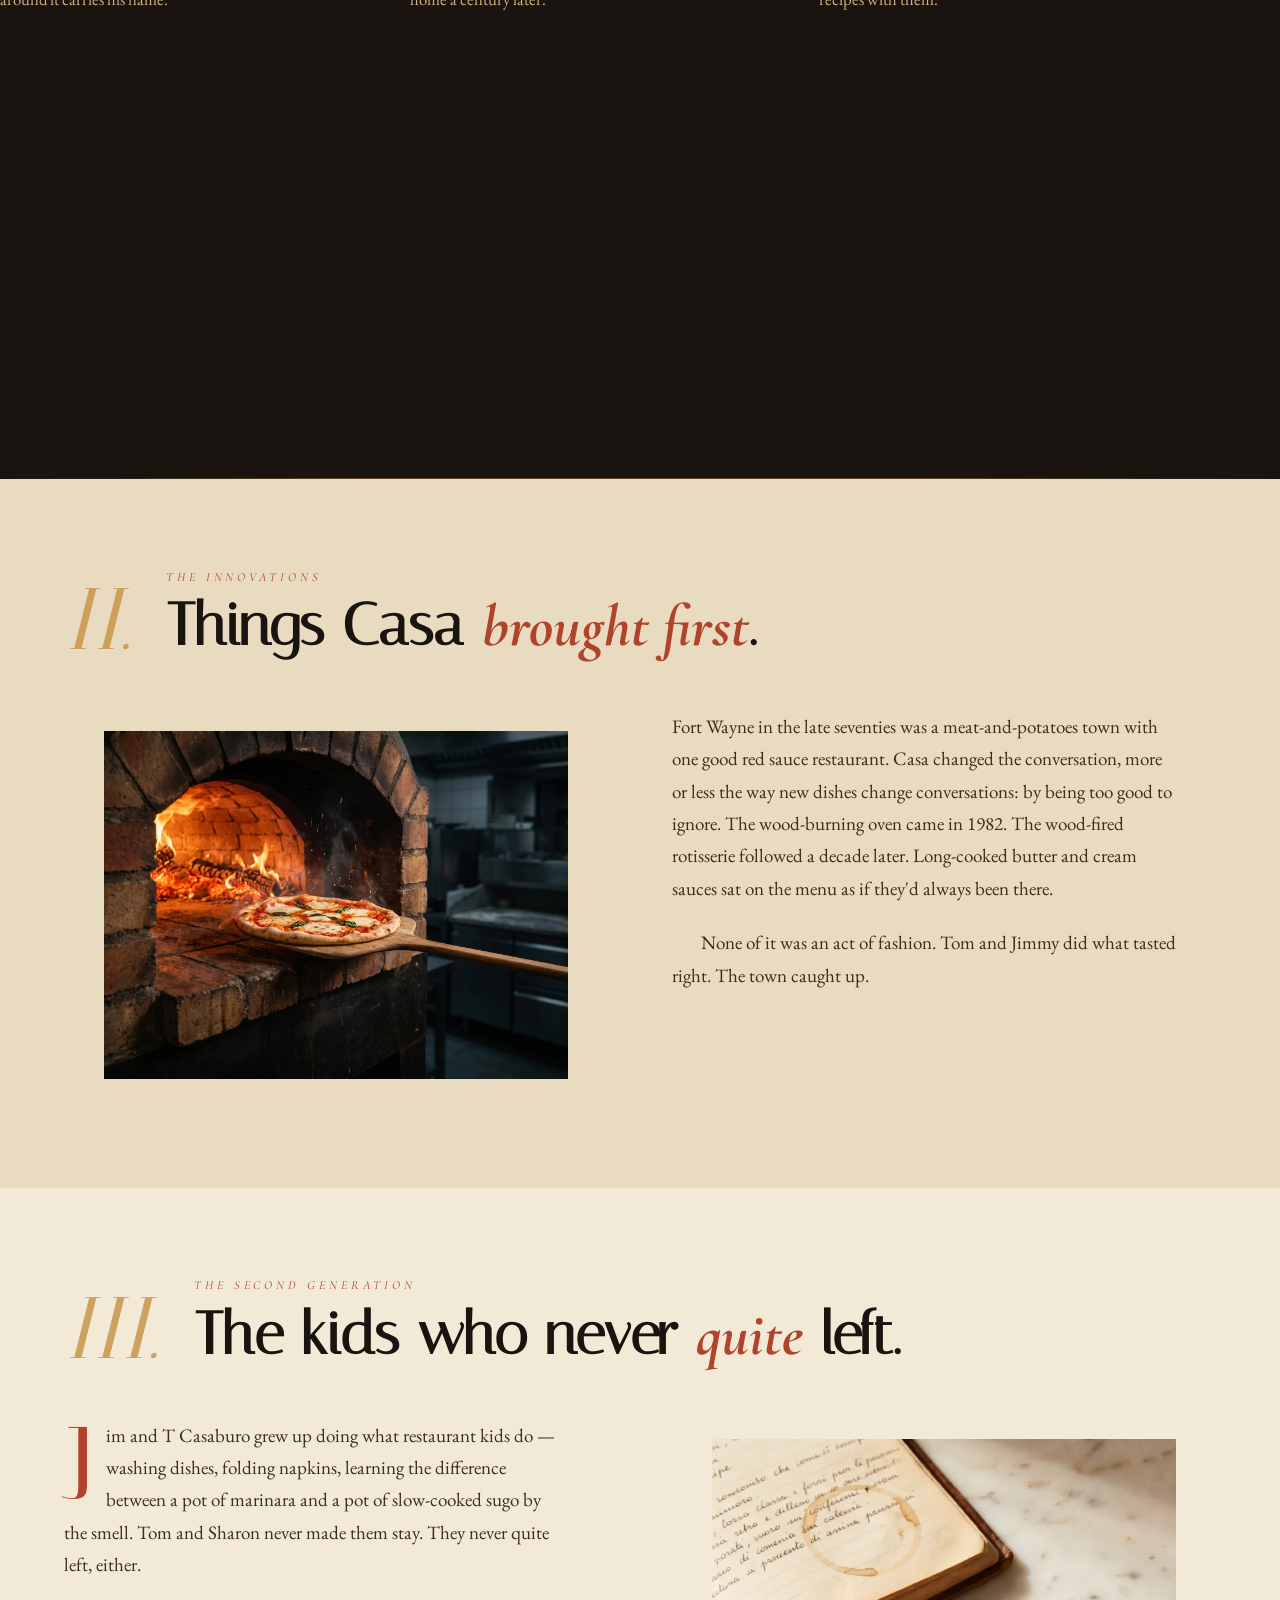
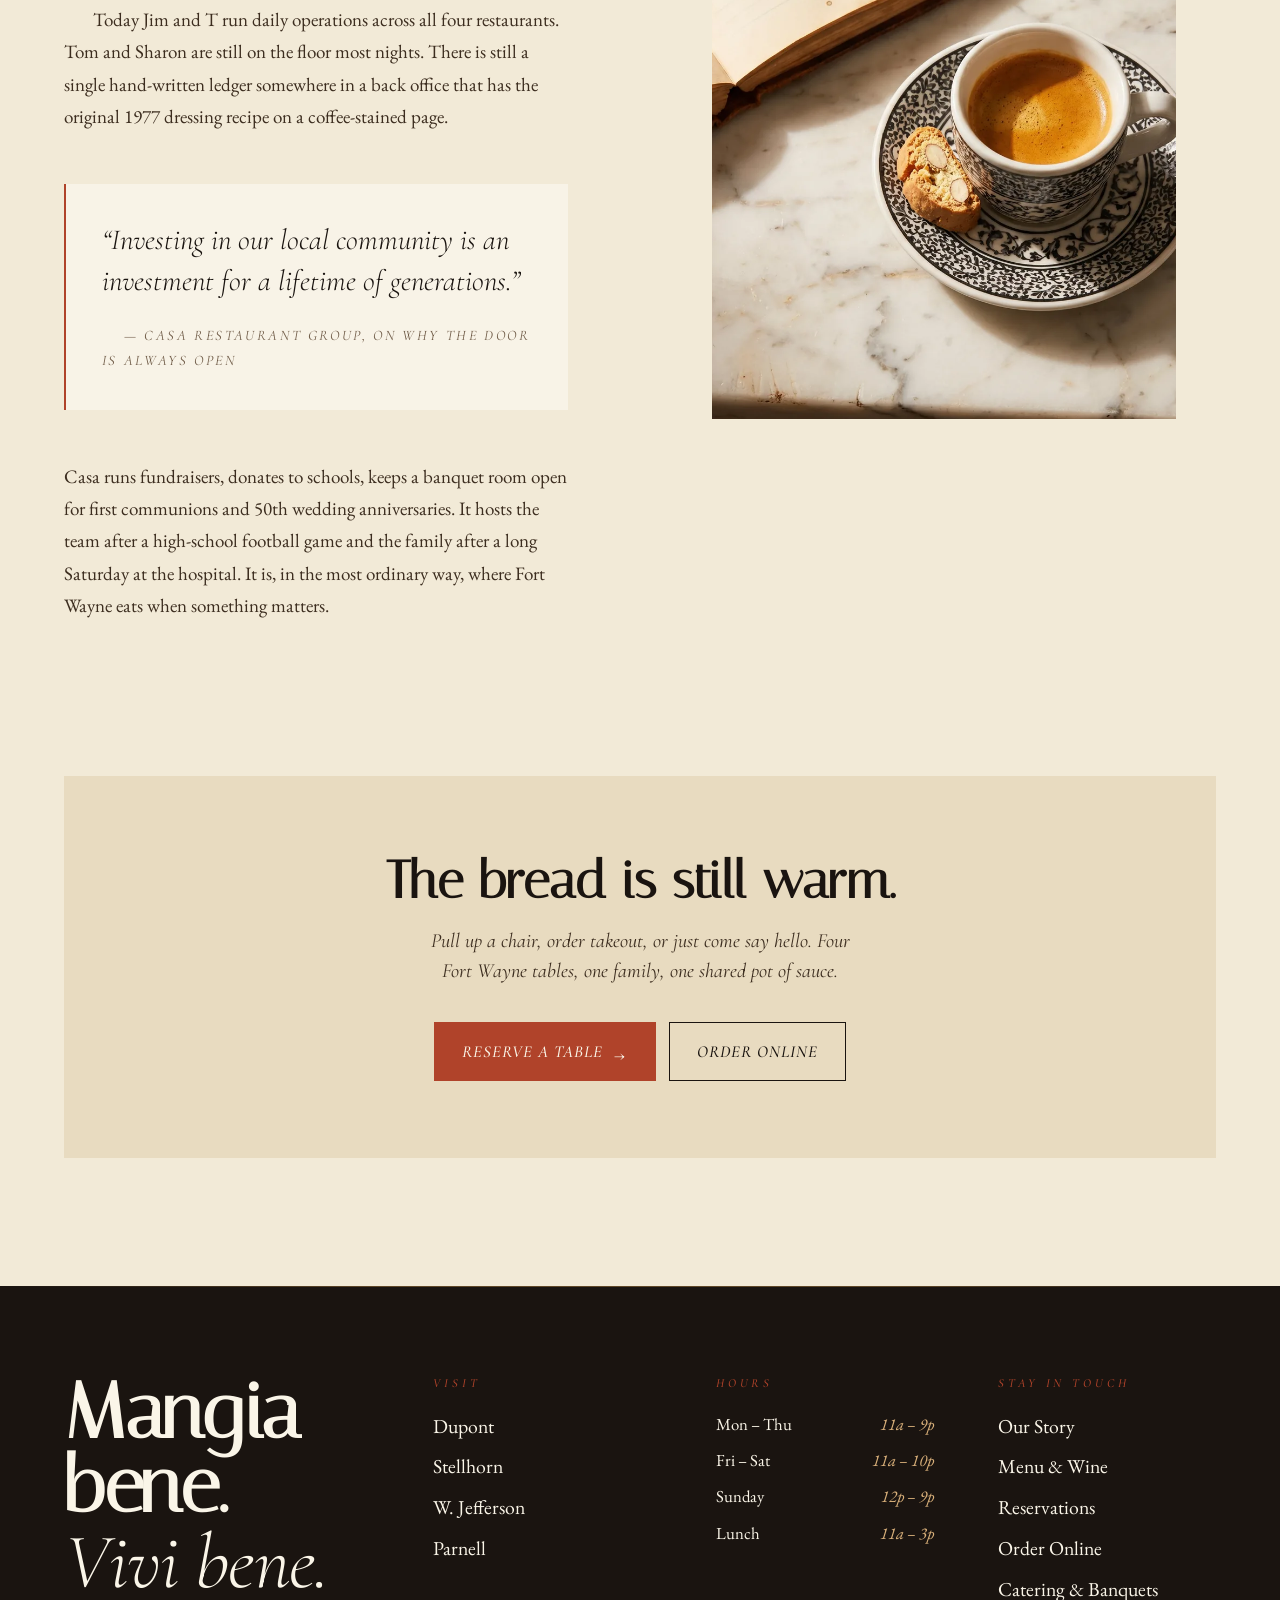
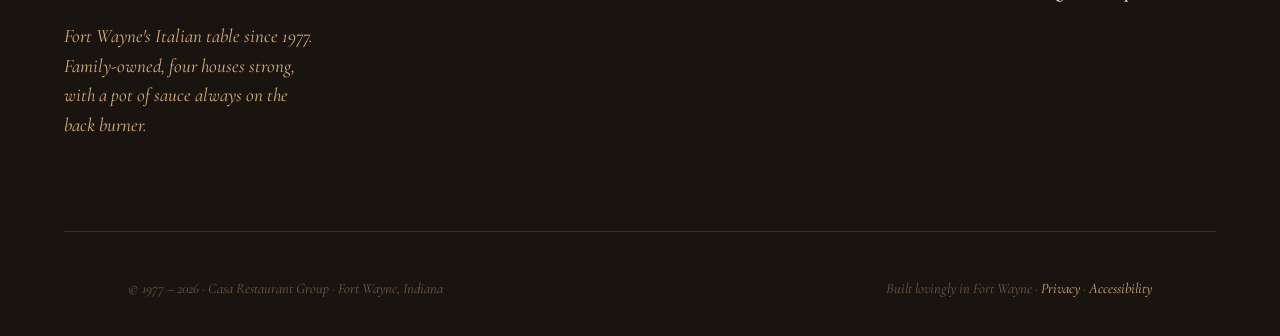
<file: story.html>
<!DOCTYPE html>
<html lang="en">
<head>
  <meta charset="UTF-8" />
  <meta name="viewport" content="width=device-width, initial-scale=1.0" />
  <title>Our Story · Casa Ristoranti Italiano · Fort Wayne since 1977</title>
  <meta name="description" content="The Casaburo family story — from a small kitchen on Coldwater Road in 1977 to four Fort Wayne dining rooms today. Walked through Fort Wayne's history alongside it." />
  <meta name="theme-color" content="#F2EAD7" />
  <link rel="icon" type="image/svg+xml" href="assets/svg/diamond.svg" />

  <link rel="preconnect" href="https://fonts.googleapis.com" />
  <link rel="preconnect" href="https://fonts.gstatic.com" crossorigin />
  <link href="https://fonts.googleapis.com/css2?family=Italiana&family=EB+Garamond:ital,wght@0,400;0,500;0,600;1,400;1,500&family=Cormorant+Garamond:ital,wght@0,300;0,400;0,500;1,300;1,400;1,500&display=swap" rel="stylesheet" />

  <link rel="stylesheet" href="assets/css/tokens.css" />
  <link rel="stylesheet" href="assets/css/base.css" />
  <link rel="stylesheet" href="assets/css/typography.css" />
  <link rel="stylesheet" href="assets/css/layout.css" />
  <link rel="stylesheet" href="assets/css/story.css" />
</head>
<body>
  <a href="#main" class="skip">Skip to content</a>

  <div class="marquee" aria-hidden="true">
    <div class="marquee__track">
      <div class="marquee__row">
        <span class="marquee__item">A House at the table</span>
        <span class="marquee__dot">◆</span>
        <span class="marquee__item">Two friends · one kitchen</span>
        <span class="marquee__dot">◆</span>
        <span class="marquee__item">Coldwater Road · 1977</span>
        <span class="marquee__dot">◆</span>
        <span class="marquee__item">Now four Fort Wayne tables</span>
        <span class="marquee__dot">◆</span>
        <span class="marquee__item">La famiglia Casaburo · dal 1977</span>
        <span class="marquee__dot">◆</span>
      </div>
      <div class="marquee__row" aria-hidden="true">
        <span class="marquee__item">A House at the table</span>
        <span class="marquee__dot">◆</span>
        <span class="marquee__item">Two friends · one kitchen</span>
        <span class="marquee__dot">◆</span>
        <span class="marquee__item">Coldwater Road · 1977</span>
        <span class="marquee__dot">◆</span>
        <span class="marquee__item">Now four Fort Wayne tables</span>
        <span class="marquee__dot">◆</span>
        <span class="marquee__item">La famiglia Casaburo · dal 1977</span>
        <span class="marquee__dot">◆</span>
      </div>
    </div>
  </div>

  <header class="nav" id="site-nav">
    <div class="shell shell--wide nav__inner">
      <a href="index.html" class="nav__brand"><span class="nav__brand-mark">Casa</span><span class="nav__brand-meta">Ristoranti Italiano · Fort Wayne</span></a>
      <nav class="nav__menu" aria-label="Primary">
        <a href="menu.html" class="nav__link">Menu</a>
        <a href="specials.html" class="nav__link">Specials</a>
        <a href="locations.html" class="nav__link">Locations</a>
        <a href="banquet.html" class="nav__link">Banquet</a>
        <a href="catering.html" class="nav__link">Catering</a>
        <a href="shop.html" class="nav__link">Shop</a>
        <a href="community.html" class="nav__link">Community</a>
      </nav>
      <div class="nav__cta"><a href="order.html" class="btn btn--small">Order Online <span class="btn__arrow">→</span></a></div>
      <button class="nav__burger" aria-label="Open menu" aria-expanded="false"><span></span><span></span><span></span></button>
    </div>
  </header>

  <main id="main">
    <!-- ========== Story hero ========== -->
    <section class="story-hero">
      <div class="shell shell--wide story-hero__inner">
        <div>
          <span class="t-eyebrow">Our Story · Capitolo Uno</span>
          <h1 class="story-hero__title reveal">
            Two friends.<br/>
            One <em>Coldwater</em> Road.<br/>
            Forty-eight years.
          </h1>
          <p class="story-hero__lede reveal" style="--reveal-delay: 0.2s">
            How Jimmy D'Angelo and Tom Casaburo took a quiet Fort Wayne strip mall in 1977 and turned it into a city's idea of Italian cooking.
          </p>
        </div>
        <div class="story-hero__media reveal" style="--reveal-delay: 0.1s">
          <img src="assets/img/storefront-1977.webp" alt="Vintage 1977 photograph of the original Casa storefront on Coldwater Road, warm tungsten light from inside." />
        </div>
      </div>
    </section>

    <!-- ========== Chapter I ========== -->
    <section class="chapter">
      <div class="shell shell--wide">
        <div class="chapter__head reveal">
          <span class="chapter__num">I.</span>
          <div>
            <span class="chapter__label">The Beginning · 1977</span>
            <h2 class="chapter__title">A salad nobody had <em>tasted</em>.</h2>
          </div>
        </div>

        <div class="chapter__body">
          <div class="chapter__text reveal">
            <p class="dropcap">
              Jimmy D'Angelo had been cooking professionally most of his adult life. Tom Casaburo had a recipe for a peppery Caesar he wouldn't share with anyone — until he and Jimmy decided to open a place together. They picked a modest storefront on Coldwater Road, knocked out a wall, and started serving the food they would have eaten at their own family tables.
            </p>
            <p>
              Word travelled the way it always does in Fort Wayne — slowly, then very fast. Tables booked out a week in advance. The bread baskets came back empty in seven minutes flat. There was a dish at the center of every table that no one quite knew how to describe. They started calling it, simply, the Casaburo Salad.
            </p>

            <div class="pullquote">
              <p class="pullquote__quote">&ldquo;We never set out to be famous. We just wanted the bread to be warm and the sauce to taste like home.&rdquo;</p>
              <p class="pullquote__attr">— Tom Casaburo, founding partner</p>
            </div>

            <p>
              Inside ten years, that single dining room had a wood-burning pizza oven, a wood-fired rotisserie, and a list of butter-and-cheese sauces no other Fort Wayne kitchen had bothered to put on a menu. Casa wasn't an idea anymore. It was a habit.
            </p>
          </div>

          <figure class="chapter__media reveal" style="--reveal-delay: 0.15s">
            <img src="assets/img/casaburo-salad.webp" alt="Close-up of the Casaburo Salad in a wide ceramic bowl with peppery dressing." />
            <figcaption class="chapter__caption">The Casaburo Salad — invented one Tuesday afternoon and never once revised.</figcaption>
          </figure>
        </div>
      </div>
    </section>

    <!-- ========== Fort Wayne Timeline ========== -->
    <section class="timeline" aria-labelledby="timeline-title">
      <div class="shell shell--wide">
        <div class="timeline__intro reveal">
          <span class="timeline__eyebrow">Capitolo Due · A Fort Wayne Walk</span>
          <h2 id="timeline-title" class="timeline__title">
            Where <em>Casa</em> sits in<br/>Fort Wayne's story.
          </h2>
          <p class="timeline__lede">
            Fort Wayne's table has always been bigger than ours. Drag right to walk through the moments that built the city — and where Casa stepped in.
          </p>
          <p class="timeline__scroll-hint">Drag · scroll · explore</p>
        </div>

        <div class="timeline__track-wrap" tabindex="0" aria-label="Fort Wayne and Casa timeline. Use arrow keys or drag to scroll.">
          <div class="timeline__rail" aria-hidden="true"></div>
          <div class="timeline__track" id="timeline-track">
            <!-- Timeline cards injected by JS from data/timeline.json, with this fallback markup -->
            <article class="tl-card">
              <span class="tl-card__year"><span class="tl-card__year-mark">1794</span></span>
              <span class="tl-card__cat">The Founding</span>
              <h3 class="tl-card__title">Fort Wayne is established</h3>
              <p class="tl-card__body">General "Mad" Anthony Wayne raises an army post at the confluence of three rivers — the St. Marys, the St. Joseph, and the Maumee. The settlement that grows around it carries his name.</p>
            </article>

            <article class="tl-card">
              <span class="tl-card__year"><span class="tl-card__year-mark">1837</span></span>
              <span class="tl-card__cat">East Central</span>
              <h3 class="tl-card__title">First Italian families arrive</h3>
              <p class="tl-card__body">East Central becomes the home of Fort Wayne's earliest German and Italian immigrants — laying the foundation for a neighborhood that would still feel like home a century later.</p>
            </article>

            <article class="tl-card">
              <span class="tl-card__year"><span class="tl-card__year-mark">1900</span></span>
              <span class="tl-card__cat">Industrial Boom</span>
              <h3 class="tl-card__title">A city of 50,000</h3>
              <p class="tl-card__body">Railroads, foundries, and the Wabash &amp; Erie Canal pull Italian families to Fort Wayne in numbers — many take work at the rail yards and bring their grandmothers' recipes with them.</p>
            </article>

            <article class="tl-card">
              <span class="tl-card__year"><span class="tl-card__year-mark">1965</span></span>
              <span class="tl-card__cat">Coldwater Road</span>
              <h3 class="tl-card__title">A young Tom Casaburo</h3>
              <p class="tl-card__body">Tom Casaburo, raised on his own family's recipes, is already cooking professionally and dreaming of running a kitchen where the bread comes out hot all night long.</p>
            </article>

            <article class="tl-card tl-card--major">
              <span class="tl-card__year"><span class="tl-card__year-mark">1977</span></span>
              <span class="tl-card__cat">★ The First Casa</span>
              <h3 class="tl-card__title">A storefront on Coldwater opens</h3>
              <p class="tl-card__body">Jimmy D'Angelo and Tom Casaburo sign a lease and open a small dining room. The Casaburo Salad debuts week one. The bread basket is bottomless from day one.</p>
              <div class="tl-card__media"><img src="assets/img/storefront-1977.webp" alt="The original 1977 Casa storefront, late afternoon." loading="lazy" /></div>
            </article>

            <article class="tl-card">
              <span class="tl-card__year"><span class="tl-card__year-mark">1982</span></span>
              <span class="tl-card__cat">Innovation</span>
              <h3 class="tl-card__title">Wood-burning oven lit</h3>
              <p class="tl-card__body">Casa installs Fort Wayne's first proper wood-burning brick pizza oven. The restaurant goes through three cords of hardwood that first winter alone.</p>
              <div class="tl-card__media"><img src="assets/img/wood-fired-pizza.webp" alt="Wood-fired pizza going into the brick oven." loading="lazy" /></div>
            </article>

            <article class="tl-card">
              <span class="tl-card__year"><span class="tl-card__year-mark">1985</span></span>
              <span class="tl-card__cat">Sauces</span>
              <h3 class="tl-card__title">Butter &amp; cream on every line</h3>
              <p class="tl-card__body">Casa quietly puts a full board of butter, cream, and aged-cheese sauces on the menu — alfredo, brown butter, romano cream — long before they were Midwest staples.</p>
            </article>

            <article class="tl-card tl-card--major">
              <span class="tl-card__year"><span class="tl-card__year-mark">1989</span></span>
              <span class="tl-card__cat">Generations</span>
              <h3 class="tl-card__title">Jimmy D'Angelo retires</h3>
              <p class="tl-card__body">Jimmy passes the keys to Tom and Sharon Casaburo. The kitchen doesn't change a comma. Their kids — Jim and T — grow up tying aprons in the back hall.</p>
            </article>

            <article class="tl-card">
              <span class="tl-card__year"><span class="tl-card__year-mark">1992</span></span>
              <span class="tl-card__cat">Pollo al Griglia</span>
              <h3 class="tl-card__title">Wood-fired rotisserie</h3>
              <p class="tl-card__body">A slow-spinning rotisserie joins the line. The Pollo al Griglia, paired with charred Italian vegetables, becomes a Casa staple — and a Fort Wayne first.</p>
              <div class="tl-card__media"><img src="assets/img/pollo-griglia.webp" alt="Pollo al Griglia with roasted vegetables on a ceramic platter." loading="lazy" /></div>
            </article>

            <article class="tl-card">
              <span class="tl-card__year"><span class="tl-card__year-mark">2001</span></span>
              <span class="tl-card__cat">Stellhorn</span>
              <h3 class="tl-card__title">Casa Grille Italiano opens</h3>
              <p class="tl-card__body">A second Casa lights its ovens on Stellhorn Road. Same recipes, same bread basket, the same sense that you've walked into someone's house at 7&thinsp;p.m.</p>
            </article>

            <article class="tl-card">
              <span class="tl-card__year"><span class="tl-card__year-mark">2008</span></span>
              <span class="tl-card__cat">Dupont</span>
              <h3 class="tl-card__title">Casa Grille on Dupont</h3>
              <p class="tl-card__body">Three rooms now. The Casaburo dressing starts being bottled by request — neighbors keep asking to buy it for home — and quietly becomes the world's smallest exported product.</p>
            </article>

            <article class="tl-card tl-card--major">
              <span class="tl-card__year"><span class="tl-card__year-mark">2016</span></span>
              <span class="tl-card__cat">Fort Wayne Speaks</span>
              <h3 class="tl-card__title">Reader's Choice Italian</h3>
              <p class="tl-card__body">Fort Wayne's Reader's Choice award lands at the door for the umpteenth time. The kids grew up. The bread is still warm. Tom and Sharon still run the dining room three nights a week.</p>
            </article>

            <article class="tl-card">
              <span class="tl-card__year"><span class="tl-card__year-mark">2019</span></span>
              <span class="tl-card__cat">Jefferson</span>
              <h3 class="tl-card__title">Casa! Ristorante on Jefferson</h3>
              <p class="tl-card__body">The fourth dining room opens on West Jefferson. The Casaburo brothers debate the new pasta cookers in Italian for ninety minutes. The pasta still comes out al dente.</p>
              <div class="tl-card__media"><img src="assets/img/trattoria-interior.webp" alt="Warm interior of a Casa dining room." loading="lazy" /></div>
            </article>

            <article class="tl-card">
              <span class="tl-card__year"><span class="tl-card__year-mark">Today</span></span>
              <span class="tl-card__cat">Una Famiglia</span>
              <h3 class="tl-card__title">Four houses, one family</h3>
              <p class="tl-card__body">Tom and Sharon still walk the floor. Jim and T run daily ops across all four locations. The bread basket is still warm, and the sauce on the back burner is the same one that simmered in 1977.</p>
            </article>
          </div>
        </div>
      </div>
    </section>

    <!-- ========== Chapter II ========== -->
    <section class="chapter chapter--alt">
      <div class="shell shell--wide">
        <div class="chapter__head reveal">
          <span class="chapter__num">II.</span>
          <div>
            <span class="chapter__label">The Innovations</span>
            <h2 class="chapter__title">Things Casa <em>brought first</em>.</h2>
          </div>
        </div>

        <div class="chapter__body">
          <figure class="chapter__media chapter__media--wide reveal">
            <img src="assets/img/wood-fired-pizza.webp" alt="A wood-fired pizza glowing inside a brick oven." />
            <figcaption class="chapter__caption">The original brick oven. Lit at four. Out at midnight.</figcaption>
          </figure>

          <div class="chapter__text reveal" style="--reveal-delay: 0.1s">
            <p>
              Fort Wayne in the late seventies was a meat-and-potatoes town with one good red sauce restaurant. Casa changed the conversation, more or less the way new dishes change conversations: by being too good to ignore. The wood-burning oven came in 1982. The wood-fired rotisserie followed a decade later. Long-cooked butter and cream sauces sat on the menu as if they'd always been there.
            </p>
            <p>
              None of it was an act of fashion. Tom and Jimmy did what tasted right. The town caught up.
            </p>
          </div>
        </div>
      </div>
    </section>

    <!-- ========== Chapter III ========== -->
    <section class="chapter">
      <div class="shell shell--wide">
        <div class="chapter__head reveal">
          <span class="chapter__num">III.</span>
          <div>
            <span class="chapter__label">The Second Generation</span>
            <h2 class="chapter__title">The kids who never <em>quite</em> left.</h2>
          </div>
        </div>

        <div class="chapter__body">
          <div class="chapter__text reveal">
            <p class="dropcap">
              Jim and T Casaburo grew up doing what restaurant kids do — washing dishes, folding napkins, learning the difference between a pot of marinara and a pot of slow-cooked sugo by the smell. Tom and Sharon never made them stay. They never quite left, either.
            </p>
            <p>
              Today Jim and T run daily operations across all four restaurants. Tom and Sharon are still on the floor most nights. There is still a single hand-written ledger somewhere in a back office that has the original 1977 dressing recipe on a coffee-stained page.
            </p>

            <div class="pullquote">
              <p class="pullquote__quote">&ldquo;Investing in our local community is an investment for a lifetime of generations.&rdquo;</p>
              <p class="pullquote__attr">— Casa Restaurant Group, on why the door is always open</p>
            </div>

            <p>
              Casa runs fundraisers, donates to schools, keeps a banquet room open for first communions and 50th wedding anniversaries. It hosts the team after a high-school football game and the family after a long Saturday at the hospital. It is, in the most ordinary way, where Fort Wayne eats when something matters.
            </p>
          </div>

          <figure class="chapter__media reveal" style="--reveal-delay: 0.15s">
            <img src="assets/img/espresso-recipe.webp" alt="An espresso cup beside an open hand-written family recipe book." />
            <figcaption class="chapter__caption">A Casaburo family recipe book — same pencil, same margins, since 1977.</figcaption>
          </figure>
        </div>
      </div>
    </section>

    <!-- ========== Closing CTA ========== -->
    <section class="shell shell--wide">
      <div class="story-cta reveal">
        <h3>The bread is still warm.</h3>
        <p>Pull up a chair, order takeout, or just come say hello. Four Fort Wayne tables, one family, one shared pot of sauce.</p>
        <div style="display: flex; flex-wrap: wrap; gap: 0.75rem; justify-content: center;">
          <a href="reservations.html" class="btn">Reserve a Table <span class="btn__arrow">→</span></a>
          <a href="order.html" class="btn btn--ghost">Order Online</a>
        </div>
      </div>
    </section>
  </main>

  <footer class="footer">
    <div class="shell shell--wide">
      <div class="footer__inner">
        <div class="footer__brand">
          <h2 class="footer__head">Mangia bene.<br/><em class="flourish">Vivi bene.</em></h2>
          <p class="footer__lede">Fort Wayne's Italian table since 1977. Family-owned, four houses strong, with a pot of sauce always on the back burner.</p>
        </div>
        <div class="footer__col">
          <h4>Visit</h4>
          <ul>
            <li><a href="locations.html#dupont">Dupont</a></li>
            <li><a href="locations.html#stellhorn">Stellhorn</a></li>
            <li><a href="locations.html#jefferson">W. Jefferson</a></li>
            <li><a href="locations.html#parnell">Parnell</a></li>
          </ul>
        </div>
        <div class="footer__col">
          <h4>Hours</h4>
          <ul class="footer__hours">
            <li><span>Mon &ndash; Thu</span><span>11a &ndash; 9p</span></li>
            <li><span>Fri &ndash; Sat</span><span>11a &ndash; 10p</span></li>
            <li><span>Sunday</span><span>12p &ndash; 9p</span></li>
            <li><span>Lunch</span><span>11a &ndash; 3p</span></li>
          </ul>
        </div>
        <div class="footer__col">
          <h4>Stay in Touch</h4>
          <ul>
            <li><a href="story.html">Our Story</a></li>
            <li><a href="menu.html">Menu &amp; Wine</a></li>
            <li><a href="reservations.html">Reservations</a></li>
            <li><a href="order.html">Order Online</a></li>
            <li><a href="#">Catering &amp; Banquets</a></li>
          </ul>
        </div>
      </div>
      <hr class="footer__rule" />
      <div class="shell shell--wide footer__legal">
        <span>&copy; 1977 &ndash; <span id="year"></span> · Casa Restaurant Group · Fort Wayne, Indiana</span>
        <span>Built lovingly in Fort Wayne · <a href="#">Privacy</a> · <a href="#">Accessibility</a></span>
      </div>
    </div>
  </footer>

  <script type="module" src="assets/js/main.js"></script>
  <script type="module" src="assets/js/timeline.js"></script>
</body>
</html>
</file>
<file: assets/css/tokens.css>
/* ==========================================================================
   CASA · Design Tokens
   "Tuscan Editorial" — warm parchment, terracotta heat, deep ink, aged gold.
   ========================================================================== */

:root {
  /* ---- Palette ---- */
  --cream:        #F2EAD7;   /* primary background */
  --paper:        #E8DBC0;   /* cards / sections */
  --paper-soft:   #EFE3CB;   /* hovers */
  --terracotta:   #B0432A;   /* primary accent — sauce red */
  --sienna:       #8B3A1B;   /* deeper accent */
  --olive:        #3F4A2A;   /* secondary — basil */
  --olive-deep:   #2A331C;
  --gold:         #C8954A;   /* aged gold — labels, dividers */
  --gold-soft:    #D9B07A;
  --ink:          #1A1410;   /* primary text */
  --ink-soft:     #3C2D1F;   /* secondary text */
  --ink-mute:     #6F5B47;   /* tertiary text */
  --bone:         #FAF5E8;   /* highlights */
  --shadow:       rgba(26, 20, 16, 0.18);

  /* ---- Type ---- */
  --font-display: 'Italiana', 'Bodoni Moda', 'Didot', serif;
  --font-serif:   'EB Garamond', 'Garamond', 'Times New Roman', serif;
  --font-italic:  'Cormorant Garamond', 'EB Garamond', serif;
  --font-mono:    'Courier Prime', 'IBM Plex Mono', monospace;

  --fs-eyebrow:   clamp(0.6875rem, 0.62rem + 0.3vw, 0.8125rem);
  --fs-body:      clamp(1rem, 0.96rem + 0.2vw, 1.125rem);
  --fs-lede:      clamp(1.125rem, 1rem + 0.6vw, 1.5rem);
  --fs-h6:        clamp(1rem, 0.95rem + 0.3vw, 1.125rem);
  --fs-h5:        clamp(1.25rem, 1.1rem + 0.7vw, 1.625rem);
  --fs-h4:        clamp(1.625rem, 1.3rem + 1.5vw, 2.5rem);
  --fs-h3:        clamp(2rem, 1.5rem + 2.5vw, 3.75rem);
  --fs-h2:        clamp(2.75rem, 2rem + 4vw, 5.5rem);
  --fs-h1:        clamp(3.75rem, 2rem + 9vw, 12rem);
  --fs-numeral:   clamp(5rem, 4rem + 12vw, 16rem);

  /* ---- Spacing ---- */
  --sp-1: 0.25rem;
  --sp-2: 0.5rem;
  --sp-3: 0.75rem;
  --sp-4: 1rem;
  --sp-5: 1.5rem;
  --sp-6: 2rem;
  --sp-7: 3rem;
  --sp-8: 4rem;
  --sp-9: 6rem;
  --sp-10: 8rem;
  --sp-11: 12rem;

  /* ---- Layout ---- */
  --measure: 68ch;
  --gutter: clamp(1.25rem, 4vw, 3rem);
  --rail: clamp(1.25rem, 5vw, 5rem);
  --col-max: 1480px;

  /* ---- Motion ---- */
  --ease-soft: cubic-bezier(0.22, 1, 0.36, 1);
  --ease-snap: cubic-bezier(0.83, 0, 0.17, 1);
  --ease-warm: cubic-bezier(0.4, 0, 0.2, 1);

  /* ---- Misc ---- */
  --hairline: 1px solid rgba(26, 20, 16, 0.18);
  --hairline-gold: 1px solid rgba(200, 149, 74, 0.4);
  --grain-opacity: 0.06;
}

/* Reduced motion preference */
@media (prefers-reduced-motion: reduce) {
  *, *::before, *::after {
    animation-duration: 0.01ms !important;
    animation-iteration-count: 1 !important;
    transition-duration: 0.01ms !important;
    scroll-behavior: auto !important;
  }
}
</file>
<file: assets/css/base.css>
/* ==========================================================================
   CASA · Base + Reset
   ========================================================================== */

*, *::before, *::after { box-sizing: border-box; }
html { -webkit-text-size-adjust: 100%; -webkit-font-smoothing: antialiased; -moz-osx-font-smoothing: grayscale; scroll-behavior: smooth; }
body { margin: 0; min-height: 100vh; line-height: 1.5; }
img, picture, video, canvas, svg { display: block; max-width: 100%; }
input, button, textarea, select { font: inherit; color: inherit; }
button { cursor: pointer; background: none; border: 0; padding: 0; }
p, h1, h2, h3, h4, h5, h6 { overflow-wrap: break-word; margin: 0; }
ul, ol { margin: 0; padding: 0; list-style: none; }
a { color: inherit; text-decoration: none; }

::selection { background: var(--terracotta); color: var(--bone); }
::-moz-selection { background: var(--terracotta); color: var(--bone); }

/* ---- Page chrome ---- */
html, body {
  background: var(--cream);
  color: var(--ink);
  font-family: var(--font-serif);
  font-size: var(--fs-body);
  font-weight: 400;
}

body {
  position: relative;
  overflow-x: clip;
}

/* Subtle paper grain over the entire site */
body::before {
  content: "";
  position: fixed;
  inset: 0;
  pointer-events: none;
  z-index: 999;
  background-image: url("data:image/svg+xml;utf8,<svg xmlns='http://www.w3.org/2000/svg' width='240' height='240'><filter id='n'><feTurbulence type='fractalNoise' baseFrequency='0.85' numOctaves='2' stitchTiles='stitch'/><feColorMatrix values='0 0 0 0 0  0 0 0 0 0  0 0 0 0 0  0 0 0 0.45 0'/></filter><rect width='240' height='240' filter='url(%23n)'/></svg>");
  background-size: 240px 240px;
  opacity: var(--grain-opacity);
  mix-blend-mode: multiply;
}

/* Vignette wash on edges */
body::after {
  content: "";
  position: fixed;
  inset: 0;
  pointer-events: none;
  z-index: 998;
  background: radial-gradient(ellipse at center, transparent 60%, rgba(26, 20, 16, 0.18) 100%);
}

/* ---- Common containers ---- */
.shell {
  width: 100%;
  max-width: var(--col-max);
  margin-inline: auto;
  padding-inline: var(--rail);
}

.shell--wide {
  max-width: 1700px;
}

.shell--narrow {
  max-width: 880px;
}

/* ---- Hairlines ---- */
.rule {
  border: 0;
  height: 1px;
  background: var(--ink);
  opacity: 0.2;
}

.rule--gold {
  background: var(--gold);
  opacity: 0.5;
}

.rule--ornate {
  position: relative;
  height: 24px;
  background: none;
  display: flex;
  align-items: center;
  justify-content: center;
}

.rule--ornate::before,
.rule--ornate::after {
  content: "";
  flex: 1;
  height: 1px;
  background: var(--gold);
  opacity: 0.5;
}

.rule--ornate::before { margin-right: 1.5rem; }
.rule--ornate::after { margin-left: 1.5rem; }

.rule--ornate svg {
  flex-shrink: 0;
  width: 24px;
  height: 24px;
  color: var(--terracotta);
}

/* ---- Visually hidden ---- */
.sr-only {
  position: absolute;
  width: 1px; height: 1px;
  padding: 0; margin: -1px;
  overflow: hidden;
  clip: rect(0, 0, 0, 0);
  white-space: nowrap;
  border: 0;
}

/* ---- Skip link ---- */
.skip {
  position: absolute;
  top: -100px;
  left: var(--rail);
  background: var(--ink);
  color: var(--bone);
  padding: 0.75rem 1.25rem;
  z-index: 9999;
  transition: top 0.2s var(--ease-warm);
}
.skip:focus { top: 0.75rem; }
</file>
<file: assets/css/typography.css>
/* ==========================================================================
   CASA · Typography
   Italiana for headlines, EB Garamond for body, Cormorant for italic accents.
   ========================================================================== */

.t-display {
  font-family: var(--font-display);
  font-weight: 400;
  font-size: var(--fs-h1);
  line-height: 0.88;
  letter-spacing: -0.02em;
}

.t-h1 { font-family: var(--font-display); font-weight: 400; font-size: var(--fs-h1); line-height: 0.9; letter-spacing: -0.015em; }
.t-h2 { font-family: var(--font-display); font-weight: 400; font-size: var(--fs-h2); line-height: 0.95; letter-spacing: -0.01em; }
.t-h3 { font-family: var(--font-display); font-weight: 400; font-size: var(--fs-h3); line-height: 1; }
.t-h4 { font-family: var(--font-italic); font-weight: 500; font-size: var(--fs-h4); line-height: 1.1; font-style: italic; }
.t-h5 { font-family: var(--font-serif); font-weight: 600; font-size: var(--fs-h5); line-height: 1.2; }
.t-h6 { font-family: var(--font-serif); font-weight: 600; font-size: var(--fs-h6); line-height: 1.3; }

.t-italic {
  font-family: var(--font-italic);
  font-style: italic;
  font-weight: 400;
}

.t-eyebrow {
  font-family: var(--font-italic);
  font-style: normal;
  font-weight: 500;
  font-size: var(--fs-eyebrow);
  text-transform: uppercase;
  letter-spacing: 0.34em;
  color: var(--terracotta);
}

.t-eyebrow--gold { color: var(--gold); }
.t-eyebrow--ink  { color: var(--ink); }

.t-numeral {
  font-family: var(--font-display);
  font-weight: 400;
  font-size: var(--fs-numeral);
  line-height: 0.8;
  font-feature-settings: "lnum";
  color: var(--terracotta);
}

.t-pull {
  font-family: var(--font-italic);
  font-style: italic;
  font-weight: 300;
  font-size: clamp(1.5rem, 1.2rem + 1.6vw, 2.625rem);
  line-height: 1.25;
  color: var(--sienna);
  max-width: 36ch;
}

.t-lede {
  font-family: var(--font-italic);
  font-style: italic;
  font-weight: 400;
  font-size: var(--fs-lede);
  line-height: 1.45;
  color: var(--ink-soft);
}

.t-body {
  font-family: var(--font-serif);
  font-size: var(--fs-body);
  line-height: 1.65;
  color: var(--ink-soft);
}

.t-body p + p { margin-top: 1em; text-indent: 1.5em; }

/* Drop cap utility — first letter ornament */
.dropcap::first-letter {
  font-family: var(--font-display);
  font-size: 5.4em;
  line-height: 0.78;
  float: left;
  margin: 0.05em 0.12em -0.15em 0;
  color: var(--terracotta);
  font-weight: 400;
}

/* Italic flourish — used inline within headings */
.flourish {
  font-family: var(--font-italic);
  font-style: italic;
  font-weight: 300;
  letter-spacing: -0.01em;
}

/* Small caps */
.smallcaps {
  font-family: var(--font-italic);
  font-variant: small-caps;
  letter-spacing: 0.18em;
  font-weight: 500;
}

/* Big editorial number for sections */
.section-num {
  font-family: var(--font-display);
  font-style: italic;
  font-weight: 400;
  color: var(--gold);
  font-size: clamp(2rem, 1.5rem + 1.6vw, 3rem);
  line-height: 1;
  display: inline-block;
}

/* Marquee phrase row */
.t-marquee {
  font-family: var(--font-italic);
  font-style: italic;
  font-weight: 300;
  font-size: clamp(1rem, 0.9rem + 0.4vw, 1.25rem);
  letter-spacing: 0.04em;
}

/* Price tag style for menu */
.t-price {
  font-family: var(--font-italic);
  font-style: italic;
  font-weight: 400;
  font-size: 1.05em;
  color: var(--sienna);
  font-feature-settings: "tnum";
}

.t-link {
  position: relative;
  display: inline-block;
  font-family: var(--font-italic);
  font-style: italic;
  letter-spacing: 0.02em;
  padding-bottom: 2px;
}

.t-link::after {
  content: "";
  position: absolute;
  left: 0; right: 0; bottom: 0;
  height: 1px;
  background: currentColor;
  transform: scaleX(1);
  transform-origin: right center;
  transition: transform 0.5s var(--ease-snap);
}

.t-link:hover::after {
  transform: scaleX(0);
  transform-origin: left center;
}
</file>
<file: assets/css/layout.css>
/* ==========================================================================
   CASA · Layout — Nav, Marquee, Footer, Buttons
   ========================================================================== */

/* ---- Marquee strip (top of page) ---- */
.marquee {
  background: var(--ink);
  color: var(--bone);
  border-bottom: 1px solid rgba(200, 149, 74, 0.25);
  overflow: hidden;
  position: relative;
  padding: 0.625rem 0;
}

.marquee__track {
  display: flex;
  gap: 0;
  width: max-content;
  animation: marquee-scroll 60s linear infinite;
  will-change: transform;
}

.marquee__row {
  display: flex;
  gap: 3.5rem;
  padding-right: 3.5rem;
  white-space: nowrap;
  align-items: center;
}

.marquee__item {
  font-family: var(--font-italic);
  font-style: italic;
  font-weight: 400;
  font-size: 0.9375rem;
  letter-spacing: 0.05em;
  color: var(--gold-soft);
}

.marquee__dot {
  color: var(--terracotta);
  font-size: 0.75rem;
  display: inline-block;
}

@keyframes marquee-scroll {
  to { transform: translateX(-50%); }
}

.marquee:hover .marquee__track { animation-play-state: paused; }

/* ---- Primary navigation ---- */
.nav {
  position: sticky;
  top: 0;
  z-index: 50;
  background: rgba(242, 234, 215, 0.92);
  backdrop-filter: blur(14px) saturate(110%);
  -webkit-backdrop-filter: blur(14px) saturate(110%);
  border-bottom: 1px solid rgba(26, 20, 16, 0.08);
  transition: border-color 0.3s var(--ease-warm), background 0.4s var(--ease-warm);
}

.nav__inner {
  display: grid;
  grid-template-columns: 1fr auto 1fr;
  align-items: center;
  gap: 1.5rem;
  padding-block: 1.125rem;
}

.nav__brand {
  display: flex;
  align-items: baseline;
  gap: 0.5rem;
  font-family: var(--font-display);
  font-size: 1.625rem;
  letter-spacing: 0.02em;
  color: var(--ink);
}

.nav__brand-mark {
  display: inline-block;
  position: relative;
  font-size: 1.875rem;
  line-height: 1;
}

.nav__brand-mark::after {
  content: "";
  position: absolute;
  right: -0.16em;
  bottom: 0.18em;
  width: 0.28em;
  height: 0.28em;
  border-radius: 999px;
  background: var(--terracotta);
}

.nav__brand-meta {
  font-family: var(--font-italic);
  font-style: italic;
  font-weight: 400;
  font-size: 0.6875rem;
  letter-spacing: 0.32em;
  text-transform: uppercase;
  color: var(--ink-mute);
  white-space: nowrap;
}

.nav__menu {
  display: flex;
  gap: clamp(0.625rem, 1.6vw, 1.75rem);
  align-items: center;
  justify-content: center;
  flex-wrap: nowrap;
}

.nav__link {
  font-family: var(--font-italic);
  font-style: italic;
  font-weight: 500;
  font-size: clamp(0.8125rem, 0.78rem + 0.18vw, 0.9375rem);
  letter-spacing: 0.04em;
  position: relative;
  padding: 0.4em 0;
  color: var(--ink-soft);
  transition: color 0.25s var(--ease-warm);
  white-space: nowrap;
}

.nav__link::after {
  content: "";
  position: absolute;
  left: 50%; bottom: 0;
  width: 5px; height: 5px;
  border-radius: 999px;
  background: var(--terracotta);
  transform: translateX(-50%) scale(0);
  transition: transform 0.3s var(--ease-snap);
}

.nav__link:hover { color: var(--ink); }
.nav__link:hover::after { transform: translateX(-50%) scale(1); }
.nav__link[aria-current="page"] { color: var(--terracotta); }
.nav__link[aria-current="page"]::after { transform: translateX(-50%) scale(1); background: var(--terracotta); }

.nav__cta {
  justify-self: end;
  display: flex;
  align-items: center;
  gap: 1rem;
}

/* Mobile nav toggle */
.nav__burger {
  display: none;
  width: 40px; height: 40px;
  position: relative;
  color: var(--ink);
}

.nav__burger span {
  position: absolute;
  left: 8px; right: 8px;
  height: 1.5px;
  background: currentColor;
  transition: transform 0.4s var(--ease-snap), opacity 0.3s ease, top 0.3s var(--ease-snap);
}
.nav__burger span:nth-child(1) { top: 14px; }
.nav__burger span:nth-child(2) { top: 19px; }
.nav__burger span:nth-child(3) { top: 24px; }

.nav.is-open .nav__burger span:nth-child(1) { top: 19px; transform: rotate(45deg); }
.nav.is-open .nav__burger span:nth-child(2) { opacity: 0; }
.nav.is-open .nav__burger span:nth-child(3) { top: 19px; transform: rotate(-45deg); }

@media (max-width: 1100px) {
  .nav__brand-meta { display: none; }
}

/* ----- Capsule nav for mobile / tablet (FORTEZZA pattern) ----- */
@media (max-width: 1020px) {
  .nav__inner {
    grid-template-columns: auto 1fr auto;
    gap: 0.625rem;
    padding-block: 0.875rem;
  }

  /* Brand becomes a compact terracotta wordmark */
  .nav__brand-mark {
    font-size: 1.5rem;
    color: var(--terracotta);
    letter-spacing: 0.04em;
  }

  .nav__brand-mark::after {
    background: var(--terracotta);
  }

  /* Nav becomes a scrollable pill */
  .nav__menu {
    flex-direction: row;
    align-items: center;
    gap: 0;
    padding: 0.25rem;
    background: var(--paper-soft);
    border: 1px solid rgba(26, 20, 16, 0.16);
    border-radius: 999px;
    overflow-x: auto;
    overflow-y: hidden;
    -webkit-overflow-scrolling: touch;
    scrollbar-width: none;
    min-width: 0; /* allow shrink inside grid */
    flex-wrap: nowrap;
    /* fade edges to hint at horizontal overflow */
    mask-image: linear-gradient(to right, transparent, black 1.5rem, black calc(100% - 1.5rem), transparent);
    -webkit-mask-image: linear-gradient(to right, transparent, black 1.5rem, black calc(100% - 1.5rem), transparent);
  }
  .nav__menu::-webkit-scrollbar { display: none; }

  .nav__link {
    flex-shrink: 0;
    font-family: var(--font-italic);
    font-style: normal;
    font-size: 0.6875rem;
    letter-spacing: 0.16em;
    text-transform: uppercase;
    padding: 0.55rem 0.875rem;
    border-radius: 999px;
    color: var(--ink-soft);
    transition: background 0.25s var(--ease-warm), color 0.25s var(--ease-warm);
    line-height: 1;
  }

  /* Override the desktop dot indicator — irrelevant inside a pill */
  .nav__link::after { display: none; }

  .nav__link:hover {
    color: var(--ink);
    background: rgba(26, 20, 16, 0.06);
  }

  .nav__link[aria-current="page"] {
    background: var(--ink);
    color: var(--bone);
  }
  .nav__link[aria-current="page"]:hover {
    background: var(--ink);
    color: var(--bone);
  }

  .nav__cta {
    flex-shrink: 0;
  }
  .nav__cta .btn {
    padding: 0.6rem 0.9rem;
    font-size: 0.6875rem;
    letter-spacing: 0.12em;
  }

  .nav__burger { display: none; }
}

/* Smallest phones: hide cart label text in the order button, keep arrow */
@media (max-width: 540px) {
  .nav__inner { gap: 0.5rem; padding-inline: 0.875rem; }
  .nav__brand-mark { font-size: 1.25rem; }
  .nav__link { font-size: 0.625rem; padding: 0.5rem 0.7rem; }
  .nav__cta .btn { padding: 0.55rem 0.7rem; font-size: 0.625rem; }
}

/* ---- Buttons ---- */
.btn {
  display: inline-flex;
  align-items: center;
  justify-content: center;
  gap: 0.5em;
  padding: 0.875rem 1.5rem;
  font-family: var(--font-italic);
  font-style: italic;
  font-weight: 500;
  font-size: 0.9375rem;
  letter-spacing: 0.06em;
  text-transform: uppercase;
  background: var(--terracotta);
  color: var(--bone);
  border: 1px solid var(--terracotta);
  position: relative;
  overflow: hidden;
  isolation: isolate;
  transition: color 0.4s var(--ease-snap), border-color 0.4s var(--ease-warm);
}

.btn::before {
  content: "";
  position: absolute;
  inset: 0;
  background: var(--ink);
  z-index: -1;
  transform: translateY(101%);
  transition: transform 0.5s var(--ease-snap);
}

.btn:hover::before { transform: translateY(0); }
.btn:hover { border-color: var(--ink); }

.btn--ghost {
  background: transparent;
  color: var(--ink);
  border: 1px solid var(--ink);
}

.btn--ghost::before {
  background: var(--terracotta);
}

.btn--ghost:hover {
  color: var(--bone);
  border-color: var(--terracotta);
}

.btn--small {
  padding: 0.625rem 1.125rem;
  font-size: 0.8125rem;
}

.btn--cream {
  background: var(--cream);
  color: var(--ink);
  border-color: var(--cream);
}

.btn--cream::before { background: var(--terracotta); }
.btn--cream:hover { color: var(--bone); border-color: var(--terracotta); }

.btn .btn__arrow {
  width: 1em; height: 1em;
  transition: transform 0.4s var(--ease-snap);
}

.btn:hover .btn__arrow { transform: translateX(4px); }

/* ---- Section header pattern ---- */
.section-head {
  display: grid;
  grid-template-columns: auto 1fr;
  align-items: end;
  gap: clamp(1rem, 4vw, 3rem);
  padding-block: clamp(2rem, 6vw, 5rem) clamp(1.5rem, 4vw, 3rem);
}

.section-head__label {
  display: flex;
  align-items: center;
  gap: 0.875rem;
}

.section-head__rule {
  width: 64px; height: 1px;
  background: var(--terracotta);
}

.section-head__title {
  font-family: var(--font-display);
  font-size: var(--fs-h2);
  line-height: 0.95;
  margin: 0;
}

/* ---- Footer ---- */
.footer {
  margin-top: clamp(4rem, 10vw, 8rem);
  background: var(--ink);
  color: var(--bone);
  position: relative;
  isolation: isolate;
}

.footer::before {
  content: "";
  position: absolute;
  top: 0; left: 0; right: 0;
  height: 1px;
  background: linear-gradient(to right, transparent, var(--gold) 30%, var(--gold) 70%, transparent);
  opacity: 0.4;
}

.footer__inner {
  padding-block: clamp(3rem, 7vw, 6rem) clamp(1.5rem, 3vw, 2.5rem);
  display: grid;
  grid-template-columns: 1.4fr 1fr 1fr 1fr;
  gap: clamp(2rem, 5vw, 4rem);
}

.footer__head {
  font-family: var(--font-display);
  font-size: clamp(2.5rem, 1.5rem + 4vw, 5rem);
  line-height: 0.95;
  letter-spacing: -0.01em;
  color: var(--bone);
  margin-bottom: 1.25rem;
}

.footer__lede {
  font-family: var(--font-italic);
  font-style: italic;
  color: var(--gold-soft);
  font-size: 1.0625rem;
  line-height: 1.55;
  max-width: 32ch;
}

.footer__col h4 {
  font-family: var(--font-italic);
  font-style: italic;
  font-weight: 500;
  font-size: 0.6875rem;
  letter-spacing: 0.32em;
  text-transform: uppercase;
  color: var(--terracotta);
  margin-bottom: 1rem;
}

.footer__col ul li + li { margin-top: 0.625rem; }
.footer__col a { color: var(--bone); transition: color 0.25s var(--ease-warm); }
.footer__col a:hover { color: var(--gold); }

.footer__hours li {
  display: flex;
  justify-content: space-between;
  gap: 1rem;
  font-family: var(--font-serif);
  font-size: 0.9375rem;
  color: var(--bone);
}

.footer__hours li span:last-child {
  color: var(--gold-soft);
  font-style: italic;
}

.footer__rule {
  border: 0;
  height: 1px;
  background: rgba(200, 149, 74, 0.2);
  margin-top: 3rem;
}

.footer__legal {
  display: flex;
  flex-wrap: wrap;
  justify-content: space-between;
  gap: 1rem;
  padding-block: 2rem;
  font-family: var(--font-italic);
  font-style: italic;
  font-size: 0.8125rem;
  color: var(--ink-mute);
}

.footer__legal a { color: var(--gold-soft); }

@media (max-width: 880px) {
  .footer__inner {
    grid-template-columns: 1fr 1fr;
  }
  .footer__brand { grid-column: 1 / -1; }
}

@media (max-width: 540px) {
  .footer__inner { grid-template-columns: 1fr; }
}

/* ---- Reveal animation hook ---- */
.reveal {
  opacity: 0;
  transform: translateY(28px);
  transition: opacity 0.9s var(--ease-snap), transform 0.9s var(--ease-snap);
  transition-delay: var(--reveal-delay, 0s);
}

.reveal.is-visible {
  opacity: 1;
  transform: translateY(0);
}

.reveal--mask {
  position: relative;
  overflow: hidden;
}

.reveal--mask > * {
  display: inline-block;
  transform: translateY(110%);
  transition: transform 1.2s var(--ease-snap);
  transition-delay: var(--reveal-delay, 0s);
}

.reveal--mask.is-visible > * {
  transform: translateY(0);
}

/* ---- Image frame variants ---- */
.frame {
  position: relative;
  overflow: hidden;
  background: var(--paper);
}

.frame img {
  width: 100%; height: 100%;
  object-fit: cover;
  transition: transform 1.2s var(--ease-warm);
}

.frame:hover img { transform: scale(1.04); }

/* Number badge */
.badge {
  position: absolute;
  top: 1rem; right: 1rem;
  background: var(--ink);
  color: var(--gold-soft);
  font-family: var(--font-italic);
  font-style: italic;
  font-size: 0.75rem;
  letter-spacing: 0.18em;
  text-transform: uppercase;
  padding: 0.5rem 0.875rem;
  border-radius: 999px;
  z-index: 2;
}

/* Stamp circle */
.stamp {
  --size: 140px;
  width: var(--size); height: var(--size);
  position: relative;
  display: inline-flex;
  align-items: center;
  justify-content: center;
  color: var(--terracotta);
  border: 1px solid currentColor;
  border-radius: 999px;
  font-family: var(--font-italic);
  font-style: italic;
  text-align: center;
  flex-shrink: 0;
}

.stamp__inner {
  font-size: 0.75rem;
  letter-spacing: 0.24em;
  text-transform: uppercase;
  line-height: 1.4;
  font-weight: 500;
}

.stamp__year {
  font-family: var(--font-display);
  font-style: normal;
  font-size: 1.625rem;
  letter-spacing: 0.05em;
  display: block;
  color: var(--terracotta);
}

.stamp svg {
  position: absolute;
  inset: 0;
  width: 100%; height: 100%;
  animation: spin 28s linear infinite;
}

@keyframes spin {
  to { transform: rotate(360deg); }
}
</file>
<file: assets/css/home.css>
/* ==========================================================================
   CASA · Home Page
   ========================================================================== */

/* ---- Hero ---- */
.hero {
  position: relative;
  padding-top: clamp(2rem, 4vw, 3.5rem);
  padding-bottom: clamp(3rem, 6vw, 6rem);
  overflow: hidden;
}

.hero__inner {
  position: relative;
  display: grid;
  grid-template-columns: 1.2fr 1fr;
  gap: clamp(1.5rem, 4vw, 3.5rem);
  align-items: end;
}

.hero__text {
  position: relative;
  z-index: 2;
}

.hero__eyebrow {
  display: flex;
  align-items: center;
  gap: 0.875rem;
  margin-bottom: 1.25rem;
}

.hero__rule { width: 56px; height: 1px; background: var(--terracotta); }

.hero__title {
  font-family: var(--font-display);
  font-size: clamp(4rem, 2rem + 14vw, 16rem);
  line-height: 0.78;
  letter-spacing: -0.025em;
  color: var(--ink);
  margin: 0;
  position: relative;
}

.hero__title::after {
  content: ".";
  color: var(--terracotta);
  display: inline-block;
  margin-left: -0.04em;
}

.hero__sub {
  margin-top: 1rem;
  font-family: var(--font-italic);
  font-style: italic;
  font-size: clamp(1rem, 0.9rem + 0.6vw, 1.5rem);
  letter-spacing: 0.04em;
  color: var(--ink-soft);
  max-width: 30ch;
  line-height: 1.4;
}

.hero__sub strong {
  font-style: normal;
  font-family: var(--font-display);
  font-weight: 400;
  color: var(--terracotta);
}

.hero__lede {
  margin-top: 1.75rem;
  max-width: 36ch;
  font-family: var(--font-serif);
  font-size: 1.0625rem;
  line-height: 1.65;
  color: var(--ink-soft);
}

.hero__cta {
  display: flex;
  flex-wrap: wrap;
  gap: 0.75rem;
  margin-top: 2rem;
}

/* Image collage */
.hero__media {
  position: relative;
  aspect-ratio: 4/5;
  width: 100%;
}

.hero__primary {
  position: absolute;
  inset: 0;
  overflow: hidden;
  background: var(--paper);
  box-shadow: 0 30px 60px -20px var(--shadow), 0 12px 30px -10px var(--shadow);
}

.hero__primary img {
  width: 100%; height: 100%;
  object-fit: cover;
}

.hero__secondary {
  position: absolute;
  width: 56%;
  aspect-ratio: 4/3;
  bottom: -2rem;
  left: -2.5rem;
  overflow: hidden;
  z-index: 3;
  border: 6px solid var(--cream);
  box-shadow: 0 20px 40px -15px var(--shadow);
}

.hero__secondary img { width: 100%; height: 100%; object-fit: cover; }

.hero__stamp {
  position: absolute;
  top: -1.25rem; right: -1.25rem;
  z-index: 4;
  --size: 140px;
}

@media (max-width: 880px) {
  .hero__inner { grid-template-columns: 1fr; }
  .hero__media { max-width: 460px; aspect-ratio: 3/4; margin-top: 2rem; }
  .hero__secondary { width: 60%; left: -1rem; }
  .hero__stamp { --size: 110px; right: -0.5rem; top: -0.5rem; }
}

/* Subtle decorative numerals behind hero */
.hero__bg-mark {
  position: absolute;
  font-family: var(--font-display);
  color: var(--gold);
  opacity: 0.18;
  pointer-events: none;
  font-size: clamp(8rem, 18vw, 22rem);
  font-style: italic;
  line-height: 0.8;
  bottom: -0.05em;
  right: -0.04em;
  z-index: 1;
  user-select: none;
}

@media (max-width: 880px) { .hero__bg-mark { display: none; } }

/* ---- Quote band ---- */
.quote-band {
  padding-block: clamp(4rem, 8vw, 7rem);
  text-align: center;
  position: relative;
}

.quote-band__pull {
  font-family: var(--font-italic);
  font-style: italic;
  font-weight: 300;
  font-size: clamp(1.625rem, 1rem + 3vw, 3.75rem);
  line-height: 1.2;
  color: var(--ink);
  max-width: 24ch;
  margin: 0 auto 1.5rem;
}

.quote-band__pull em {
  color: var(--terracotta);
  font-weight: 400;
}

.quote-band__attr {
  font-family: var(--font-italic);
  font-style: italic;
  font-size: 0.875rem;
  letter-spacing: 0.24em;
  text-transform: uppercase;
  color: var(--ink-mute);
}

/* ---- Signature dishes triptych ---- */
.dishes {
  padding-block: clamp(3rem, 6vw, 6rem);
  position: relative;
}

.dishes__grid {
  display: grid;
  grid-template-columns: repeat(3, 1fr);
  gap: clamp(1rem, 3vw, 3rem);
  margin-top: 2rem;
}

.dish {
  position: relative;
  display: flex;
  flex-direction: column;
}

.dish:nth-child(2) { transform: translateY(clamp(2rem, 6vw, 4rem)); }
.dish:nth-child(3) { transform: translateY(clamp(0rem, 2vw, 1rem)); }

.dish__frame {
  aspect-ratio: 4/5;
  overflow: hidden;
  background: var(--paper);
  position: relative;
}

.dish__frame img {
  width: 100%; height: 100%; object-fit: cover;
  transition: transform 1.2s var(--ease-warm);
}

.dish:hover .dish__frame img { transform: scale(1.05); }

.dish__name {
  font-family: var(--font-display);
  font-size: clamp(1.625rem, 1.3rem + 1vw, 2.25rem);
  line-height: 1.05;
  margin-top: 1.25rem;
}

.dish__italian {
  font-family: var(--font-italic);
  font-style: italic;
  color: var(--terracotta);
  font-size: 0.9375rem;
  letter-spacing: 0.06em;
  margin-bottom: 0.5rem;
  display: block;
}

.dish__desc {
  font-family: var(--font-serif);
  font-size: 0.9375rem;
  line-height: 1.6;
  color: var(--ink-mute);
  margin-top: 0.5rem;
  max-width: 40ch;
}

.dish__meta {
  display: flex;
  align-items: baseline;
  justify-content: space-between;
  margin-top: 1rem;
  border-top: 1px dashed rgba(26, 20, 16, 0.18);
  padding-top: 0.875rem;
}

.dish__num {
  font-family: var(--font-italic);
  font-style: italic;
  font-size: 0.75rem;
  letter-spacing: 0.32em;
  text-transform: uppercase;
  color: var(--ink-mute);
}

@media (max-width: 880px) {
  .dishes__grid { grid-template-columns: 1fr; gap: 2.5rem; }
  .dish:nth-child(2),
  .dish:nth-child(3) { transform: none; }
}

/* ---- Story preview ---- */
.story-preview {
  padding-block: clamp(3rem, 8vw, 7rem);
  position: relative;
}

.story-preview__inner {
  display: grid;
  grid-template-columns: 1fr 1.2fr;
  gap: clamp(1.5rem, 5vw, 5rem);
  align-items: center;
}

.story-preview__media {
  position: relative;
  aspect-ratio: 4/5;
  overflow: hidden;
}

.story-preview__media img {
  width: 100%; height: 100%;
  object-fit: cover;
}

.story-preview__media::after {
  content: "";
  position: absolute;
  inset: 0;
  background: linear-gradient(to top, rgba(26, 20, 16, 0.4) 0%, transparent 60%);
}

.story-preview__media-tag {
  position: absolute;
  bottom: 1.25rem;
  left: 1.25rem;
  z-index: 2;
  color: var(--bone);
  font-family: var(--font-italic);
  font-style: italic;
  font-size: 0.875rem;
  letter-spacing: 0.18em;
  text-transform: uppercase;
}

.story-preview__text {
  max-width: 50ch;
}

.story-preview__title {
  font-family: var(--font-display);
  font-size: var(--fs-h2);
  line-height: 0.95;
  margin: 1rem 0 1.5rem;
}

.story-preview__title em {
  font-family: var(--font-italic);
  font-weight: 400;
  font-style: italic;
  color: var(--terracotta);
}

.story-preview__body p + p { margin-top: 1.25rem; }

@media (max-width: 880px) {
  .story-preview__inner { grid-template-columns: 1fr; }
  .story-preview__media { max-width: 480px; }
}

/* ---- Locations ---- */
.locations {
  padding-block: clamp(3rem, 6vw, 6rem);
}

.locations__grid {
  display: grid;
  grid-template-columns: repeat(2, 1fr);
  gap: clamp(1rem, 3vw, 2rem);
  margin-top: 2rem;
}

.location-card {
  position: relative;
  padding: clamp(1.5rem, 3vw, 2.25rem);
  background: var(--paper);
  border: 1px solid rgba(26, 20, 16, 0.08);
  display: grid;
  grid-template-rows: auto 1fr auto;
  min-height: 280px;
  transition: background 0.4s var(--ease-warm), transform 0.5s var(--ease-snap);
}

.location-card:hover {
  background: var(--paper-soft);
  transform: translateY(-4px);
}

.location-card__num {
  font-family: var(--font-display);
  font-style: italic;
  font-size: clamp(2rem, 1.5rem + 1.5vw, 3rem);
  color: var(--gold);
  line-height: 0.9;
  margin-bottom: 0.5rem;
  opacity: 0.7;
}

.location-card__name {
  font-family: var(--font-display);
  font-size: clamp(1.5rem, 1.2rem + 1vw, 2rem);
  line-height: 1.05;
  margin-bottom: 0.5rem;
}

.location-card__sub {
  font-family: var(--font-italic);
  font-style: italic;
  color: var(--terracotta);
  font-size: 0.9375rem;
  letter-spacing: 0.04em;
  margin-bottom: 1.25rem;
}

.location-card__details {
  font-family: var(--font-serif);
  font-size: 0.9375rem;
  line-height: 1.7;
  color: var(--ink-soft);
}

.location-card__details a:hover { color: var(--terracotta); }

.location-card__meta {
  display: flex;
  align-items: center;
  gap: 0.875rem;
  margin-top: 1.25rem;
  border-top: 1px dashed rgba(26, 20, 16, 0.18);
  padding-top: 1rem;
  font-family: var(--font-italic);
  font-style: italic;
  font-size: 0.8125rem;
  letter-spacing: 0.06em;
  color: var(--ink-mute);
}

.location-card__cta {
  display: inline-flex;
  align-items: center;
  gap: 0.5em;
  font-family: var(--font-italic);
  font-style: italic;
  font-size: 0.875rem;
  letter-spacing: 0.06em;
  color: var(--ink);
  margin-top: 1rem;
}

.location-card__cta::after {
  content: "→";
  transition: transform 0.4s var(--ease-snap);
}

.location-card:hover .location-card__cta::after { transform: translateX(4px); }

@media (max-width: 720px) {
  .locations__grid { grid-template-columns: 1fr; }
}

/* ---- Innovations strip ---- */
.innovations {
  padding-block: clamp(3rem, 6vw, 6rem);
  background: var(--ink);
  color: var(--bone);
  position: relative;
  margin-top: clamp(3rem, 6vw, 5rem);
  overflow: hidden;
}

.innovations::before,
.innovations::after {
  content: "";
  position: absolute;
  left: 0; right: 0;
  height: 1px;
  background: linear-gradient(to right, transparent, var(--gold) 30%, var(--gold) 70%, transparent);
  opacity: 0.4;
}

.innovations::before { top: 0; }
.innovations::after { bottom: 0; }

.innovations__grid {
  display: grid;
  grid-template-columns: repeat(4, 1fr);
  gap: clamp(1rem, 3vw, 2rem);
  margin-top: 2.5rem;
}

.innovation {
  border-top: 1px solid rgba(200, 149, 74, 0.3);
  padding-top: 1.5rem;
  position: relative;
}

.innovation__num {
  font-family: var(--font-display);
  font-style: italic;
  color: var(--gold);
  font-size: 0.9375rem;
  letter-spacing: 0.18em;
  margin-bottom: 0.5rem;
  display: block;
}

.innovation__title {
  font-family: var(--font-display);
  font-size: clamp(1.25rem, 1rem + 1vw, 1.625rem);
  line-height: 1.15;
  margin-bottom: 0.625rem;
  color: var(--bone);
}

.innovation__body {
  font-family: var(--font-italic);
  font-style: italic;
  color: var(--gold-soft);
  font-size: 0.9375rem;
  line-height: 1.55;
}

.innovations .section-head__title { color: var(--bone); }
.innovations .section-head__rule { background: var(--gold); }

@media (max-width: 880px) {
  .innovations__grid { grid-template-columns: 1fr 1fr; }
}

@media (max-width: 540px) {
  .innovations__grid { grid-template-columns: 1fr; }
}
</file>
<file: admin/admin.css>
/* ==========================================================================
   CASA · Admin — sidebar dashboard for restaurant operators
   Inherits tokens.css color/typography palette but tightens for data density
   ========================================================================== */

@import url("../assets/css/tokens.css");

* { box-sizing: border-box; }
html, body { margin: 0; padding: 0; }

body {
  background: var(--cream);
  color: var(--ink);
  font-family: var(--font-serif);
  font-size: 0.9375rem;
  line-height: 1.5;
  min-height: 100vh;
  -webkit-font-smoothing: antialiased;
}

button { font: inherit; color: inherit; cursor: pointer; background: none; border: 0; padding: 0; }
a { color: inherit; text-decoration: none; }
ul, ol { list-style: none; margin: 0; padding: 0; }
input, select, textarea { font: inherit; color: inherit; }

/* ==========================================================================
   Layout: sticky topbar + sticky sidebar + main scrolling area
   ========================================================================== */

.app {
  display: grid;
  grid-template-columns: 240px 1fr;
  grid-template-rows: 60px 1fr;
  grid-template-areas:
    "topbar topbar"
    "sidebar main";
  min-height: 100vh;
}

/* ---- Topbar ---- */
.topbar {
  grid-area: topbar;
  background: var(--ink);
  color: var(--bone);
  display: flex;
  align-items: center;
  padding: 0 1.25rem 0 1.5rem;
  gap: 1.25rem;
  border-bottom: 1px solid rgba(200, 149, 74, 0.25);
  position: sticky;
  top: 0;
  z-index: 30;
}

.topbar__brand {
  display: flex;
  align-items: baseline;
  gap: 0.5rem;
  font-family: var(--font-display);
  letter-spacing: 0.04em;
  font-size: 1.375rem;
  color: var(--bone);
}

.topbar__brand-mark { position: relative; color: var(--bone); }
.topbar__brand-mark::after {
  content: "";
  position: absolute;
  right: -0.16em; bottom: 0.18em;
  width: 0.28em; height: 0.28em;
  border-radius: 999px;
  background: var(--terracotta);
}

.topbar__divider {
  width: 1px; height: 24px;
  background: rgba(200, 149, 74, 0.3);
}

.topbar__label {
  font-family: var(--font-italic);
  font-style: italic;
  color: var(--gold-soft);
  font-size: 0.75rem;
  letter-spacing: 0.32em;
  text-transform: uppercase;
}

/* Location switcher — central feature for multi-unit chain */
.loc-switch {
  margin-left: auto;
  display: flex;
  align-items: center;
  gap: 0.625rem;
}

.loc-switch__label {
  font-family: var(--font-italic);
  font-style: italic;
  color: var(--gold-soft);
  font-size: 0.75rem;
  letter-spacing: 0.18em;
  text-transform: uppercase;
}

.loc-switch__group {
  display: flex;
  gap: 0;
  background: rgba(255, 255, 255, 0.06);
  border-radius: 999px;
  padding: 0.2rem;
  border: 1px solid rgba(200, 149, 74, 0.25);
}

.loc-switch__btn {
  font-family: var(--font-italic);
  font-style: italic;
  font-size: 0.75rem;
  letter-spacing: 0.06em;
  color: var(--gold-soft);
  padding: 0.4rem 0.7rem;
  border-radius: 999px;
  white-space: nowrap;
  transition: background 0.25s var(--ease-warm), color 0.25s var(--ease-warm);
}

.loc-switch__btn:hover { color: var(--bone); }

.loc-switch__btn.is-active {
  background: var(--terracotta);
  color: var(--bone);
}

.topbar__user {
  display: flex;
  align-items: center;
  gap: 0.625rem;
  font-family: var(--font-italic);
  font-style: italic;
  color: var(--bone);
}

.topbar__avatar {
  width: 32px; height: 32px;
  border-radius: 999px;
  background: var(--terracotta);
  display: inline-flex;
  align-items: center;
  justify-content: center;
  font-family: var(--font-display);
  font-style: normal;
  font-size: 0.875rem;
  color: var(--bone);
}

/* ---- Sidebar ---- */
.sidebar {
  grid-area: sidebar;
  background: var(--paper);
  border-right: 1px solid rgba(26, 20, 16, 0.1);
  padding: 1.25rem 0.75rem 2rem;
  position: sticky;
  top: 60px;
  height: calc(100vh - 60px);
  overflow-y: auto;
  display: flex;
  flex-direction: column;
  gap: 0.125rem;
}

.sidebar__group {
  font-family: var(--font-italic);
  font-style: italic;
  font-size: 0.625rem;
  letter-spacing: 0.32em;
  text-transform: uppercase;
  color: var(--ink-mute);
  padding: 0.875rem 0.875rem 0.5rem;
  margin-top: 0.625rem;
}

.sidebar__group:first-child { margin-top: 0; }

.nav-tab {
  display: flex;
  align-items: center;
  gap: 0.625rem;
  padding: 0.55rem 0.875rem;
  border-radius: 8px;
  font-family: var(--font-serif);
  font-size: 0.9375rem;
  color: var(--ink-soft);
  transition: background 0.2s var(--ease-warm), color 0.2s var(--ease-warm);
  width: 100%;
  text-align: left;
}

.nav-tab svg {
  width: 18px; height: 18px;
  flex-shrink: 0;
  stroke: currentColor;
}

.nav-tab:hover {
  background: rgba(26, 20, 16, 0.05);
  color: var(--ink);
}

.nav-tab.is-active {
  background: var(--ink);
  color: var(--bone);
}

.nav-tab__count {
  margin-left: auto;
  background: var(--terracotta);
  color: var(--bone);
  font-family: var(--font-display);
  font-size: 0.6875rem;
  padding: 0.1rem 0.4rem;
  border-radius: 999px;
  min-width: 1.25rem;
  text-align: center;
  line-height: 1.4;
}

.nav-tab.is-active .nav-tab__count { background: var(--terracotta); }

.sidebar__footer {
  margin-top: auto;
  padding: 0.875rem 0.875rem 0;
  border-top: 1px solid rgba(26, 20, 16, 0.08);
}

.sidebar__footer a {
  display: flex;
  align-items: center;
  gap: 0.5rem;
  font-family: var(--font-italic);
  font-style: italic;
  font-size: 0.8125rem;
  color: var(--ink-mute);
  padding: 0.5rem 0;
}

.sidebar__footer a:hover { color: var(--terracotta); }

/* ---- Main ---- */
.main {
  grid-area: main;
  padding: 1.75rem 2rem 4rem;
  overflow-x: hidden;
}

.tab-pane { display: none; }
.tab-pane.is-active { display: block; }

.page-head {
  display: flex;
  justify-content: space-between;
  align-items: end;
  gap: 1rem;
  margin-bottom: 1.5rem;
  padding-bottom: 1rem;
  border-bottom: 1px solid rgba(26, 20, 16, 0.12);
}

.page-head h1 {
  font-family: var(--font-display);
  font-size: clamp(1.875rem, 1.5rem + 1.5vw, 2.5rem);
  line-height: 1;
  letter-spacing: -0.01em;
  margin: 0;
}

.page-head h1 em { font-family: var(--font-italic); font-style: italic; color: var(--terracotta); }

.page-head__sub {
  font-family: var(--font-italic);
  font-style: italic;
  color: var(--ink-mute);
  font-size: 0.875rem;
  letter-spacing: 0.04em;
}

.page-head__actions {
  display: flex;
  gap: 0.5rem;
  align-items: center;
}

.btn-admin {
  display: inline-flex;
  align-items: center;
  gap: 0.4em;
  font-family: var(--font-italic);
  font-style: italic;
  font-size: 0.8125rem;
  letter-spacing: 0.06em;
  padding: 0.55rem 0.875rem;
  background: var(--ink);
  color: var(--bone);
  border: 1px solid var(--ink);
  border-radius: 6px;
  transition: background 0.25s var(--ease-warm);
}

.btn-admin:hover { background: var(--terracotta); border-color: var(--terracotta); }

.btn-admin--ghost {
  background: transparent;
  color: var(--ink);
}
.btn-admin--ghost:hover { background: var(--ink); color: var(--bone); border-color: var(--ink); }

/* ==========================================================================
   Stat cards (used on dashboard, accounting)
   ========================================================================== */

.stat-grid {
  display: grid;
  grid-template-columns: repeat(auto-fit, minmax(200px, 1fr));
  gap: 1rem;
  margin-bottom: 2rem;
}

.stat {
  background: var(--bone);
  border: 1px solid rgba(26, 20, 16, 0.08);
  padding: 1.25rem;
  border-radius: 6px;
  position: relative;
}

.stat__label {
  font-family: var(--font-italic);
  font-style: italic;
  font-size: 0.6875rem;
  letter-spacing: 0.2em;
  text-transform: uppercase;
  color: var(--ink-mute);
  margin-bottom: 0.75rem;
}

.stat__value {
  font-family: var(--font-display);
  font-size: clamp(1.875rem, 1.5rem + 1vw, 2.375rem);
  line-height: 1;
  letter-spacing: -0.01em;
  color: var(--ink);
}

.stat__value em {
  font-family: var(--font-italic);
  font-style: italic;
  color: var(--gold);
  font-size: 0.65em;
}

.stat__delta {
  margin-top: 0.625rem;
  font-family: var(--font-italic);
  font-style: italic;
  font-size: 0.8125rem;
}

.stat__delta--up { color: var(--olive); }
.stat__delta--down { color: var(--terracotta); }

.stat__sparkline {
  position: absolute;
  bottom: 0; left: 0; right: 0;
  height: 32px;
  opacity: 0.5;
  pointer-events: none;
}

/* ==========================================================================
   Cards / panels
   ========================================================================== */

.panel {
  background: var(--bone);
  border: 1px solid rgba(26, 20, 16, 0.08);
  border-radius: 6px;
  margin-bottom: 1.5rem;
  overflow: hidden;
}

.panel__head {
  padding: 1rem 1.25rem;
  border-bottom: 1px solid rgba(26, 20, 16, 0.08);
  display: flex;
  align-items: baseline;
  justify-content: space-between;
  gap: 1rem;
}

.panel__title {
  font-family: var(--font-display);
  font-size: 1.25rem;
  line-height: 1;
}

.panel__sub {
  font-family: var(--font-italic);
  font-style: italic;
  font-size: 0.8125rem;
  color: var(--ink-mute);
}

.panel__body {
  padding: 1rem 1.25rem;
}

.panel__body--flush { padding: 0; }

.two-col {
  display: grid;
  grid-template-columns: 2fr 1fr;
  gap: 1.5rem;
}

@media (max-width: 1100px) {
  .two-col { grid-template-columns: 1fr; }
}

/* ==========================================================================
   Tables
   ========================================================================== */

.tbl {
  width: 100%;
  border-collapse: collapse;
  font-size: 0.875rem;
}

.tbl th {
  text-align: left;
  font-family: var(--font-italic);
  font-style: italic;
  font-weight: 500;
  font-size: 0.6875rem;
  letter-spacing: 0.2em;
  text-transform: uppercase;
  color: var(--ink-mute);
  padding: 0.625rem 1rem;
  border-bottom: 1px solid rgba(26, 20, 16, 0.12);
  background: var(--paper);
}

.tbl td {
  padding: 0.875rem 1rem;
  border-bottom: 1px solid rgba(26, 20, 16, 0.06);
  vertical-align: top;
  font-family: var(--font-serif);
}

.tbl tr:hover td { background: rgba(26, 20, 16, 0.02); }
.tbl tr:last-child td { border-bottom: 0; }

.tbl__id {
  font-family: var(--font-display);
  font-style: italic;
  color: var(--terracotta);
  font-size: 0.875rem;
}

.tbl__items {
  font-size: 0.8125rem;
  color: var(--ink-mute);
  line-height: 1.45;
  font-family: var(--font-italic);
  font-style: italic;
}

.tbl__price {
  font-family: var(--font-italic);
  font-style: italic;
  color: var(--ink);
  font-feature-settings: "tnum";
  white-space: nowrap;
}

.pill {
  display: inline-flex;
  align-items: center;
  font-family: var(--font-italic);
  font-style: italic;
  font-size: 0.75rem;
  letter-spacing: 0.04em;
  padding: 0.2rem 0.55rem;
  border-radius: 999px;
  white-space: nowrap;
}

.pill--placed   { background: rgba(200, 149, 74, 0.18); color: var(--gold); }
.pill--prep     { background: rgba(176, 67, 42, 0.15); color: var(--terracotta); }
.pill--ready    { background: rgba(63, 74, 42, 0.15); color: var(--olive); }
.pill--complete { background: rgba(26, 20, 16, 0.08); color: var(--ink-mute); }
.pill--canceled { background: rgba(176, 67, 42, 0.1); color: var(--ink-mute); text-decoration: line-through; }

.pill--loc-dupont    { background: rgba(176, 67, 42, 0.12); color: var(--terracotta); }
.pill--loc-stellhorn { background: rgba(200, 149, 74, 0.18); color: var(--gold); }
.pill--loc-jefferson { background: rgba(63, 74, 42, 0.18); color: var(--olive); }
.pill--loc-parnell   { background: rgba(26, 20, 16, 0.1); color: var(--ink-mute); }

/* ==========================================================================
   Filters / toolbar
   ========================================================================== */

.toolbar {
  display: flex;
  flex-wrap: wrap;
  gap: 0.5rem;
  margin-bottom: 1rem;
  align-items: center;
}

.toolbar__group {
  display: flex;
  gap: 0;
  border: 1px solid rgba(26, 20, 16, 0.18);
  border-radius: 6px;
  overflow: hidden;
}

.toolbar__btn {
  font-family: var(--font-italic);
  font-style: italic;
  font-size: 0.8125rem;
  padding: 0.45rem 0.75rem;
  color: var(--ink-soft);
  background: var(--bone);
  transition: background 0.2s var(--ease-warm), color 0.2s var(--ease-warm);
  border-right: 1px solid rgba(26, 20, 16, 0.1);
}

.toolbar__btn:last-child { border-right: 0; }
.toolbar__btn:hover { background: var(--paper-soft); }
.toolbar__btn.is-active { background: var(--ink); color: var(--bone); }

.toolbar__search {
  flex: 1;
  min-width: 200px;
  font-family: var(--font-serif);
  padding: 0.45rem 0.75rem;
  border: 1px solid rgba(26, 20, 16, 0.18);
  border-radius: 6px;
  background: var(--bone);
}

.toolbar__search:focus { outline: none; border-color: var(--terracotta); }

/* ==========================================================================
   Charts
   ========================================================================== */

.chart {
  width: 100%;
  height: 240px;
}

.chart-tall { height: 320px; }

.chart-grid {
  display: grid;
  grid-template-columns: 1fr 1fr;
  gap: 1.5rem;
}

@media (max-width: 1100px) { .chart-grid { grid-template-columns: 1fr; } }

.chart-list { display: grid; gap: 0.625rem; }

.chart-row {
  display: grid;
  grid-template-columns: 1.5fr 4fr auto;
  gap: 0.875rem;
  align-items: center;
  font-size: 0.875rem;
}

.chart-row__name { font-family: var(--font-serif); }
.chart-row__bar {
  height: 8px;
  background: rgba(26, 20, 16, 0.08);
  border-radius: 999px;
  overflow: hidden;
  position: relative;
}
.chart-row__fill {
  position: absolute;
  inset: 0;
  background: var(--terracotta);
  border-radius: 999px;
  transform-origin: left center;
  animation: bar-grow 0.8s var(--ease-snap) forwards;
  transform: scaleX(0);
}
.chart-row__val {
  font-family: var(--font-italic);
  font-style: italic;
  color: var(--ink-mute);
  font-size: 0.8125rem;
  white-space: nowrap;
}

@keyframes bar-grow { to { transform: scaleX(1); } }

/* ==========================================================================
   Menu editor
   ========================================================================== */

.menu-editor {
  display: grid;
  grid-template-columns: 220px 1fr;
  gap: 1.25rem;
}

.menu-editor__sections {
  background: var(--bone);
  border: 1px solid rgba(26, 20, 16, 0.08);
  border-radius: 6px;
  padding: 0.5rem;
  height: fit-content;
}

.menu-editor__section {
  display: flex;
  align-items: center;
  justify-content: space-between;
  padding: 0.55rem 0.75rem;
  border-radius: 4px;
  font-family: var(--font-display);
  font-size: 0.9375rem;
}

.menu-editor__section:hover { background: rgba(26, 20, 16, 0.05); cursor: pointer; }
.menu-editor__section.is-active { background: var(--ink); color: var(--bone); }

.menu-editor__section-count {
  font-family: var(--font-italic);
  font-style: italic;
  font-size: 0.75rem;
  color: var(--ink-mute);
}
.menu-editor__section.is-active .menu-editor__section-count { color: var(--gold-soft); }

.editable-row {
  display: grid;
  grid-template-columns: auto 1.5fr 0.6fr 0.6fr auto;
  gap: 1rem;
  padding: 0.875rem 1.25rem;
  border-bottom: 1px solid rgba(26, 20, 16, 0.06);
  align-items: center;
}

.editable-row:last-child { border-bottom: 0; }

.editable-row__handle {
  color: var(--ink-mute);
  cursor: grab;
  font-size: 1.125rem;
  line-height: 1;
}

.editable-row__name {
  font-family: var(--font-display);
  font-size: 1rem;
}

.editable-row__sub {
  display: block;
  font-family: var(--font-italic);
  font-style: italic;
  font-size: 0.75rem;
  color: var(--ink-mute);
  margin-top: 0.125rem;
}

.editable-row__price-input {
  font-family: var(--font-italic);
  font-style: italic;
  color: var(--terracotta);
  width: 80px;
  border: 1px solid rgba(26, 20, 16, 0.15);
  padding: 0.4rem 0.5rem;
  border-radius: 4px;
  background: var(--cream);
  text-align: right;
  font-size: 0.875rem;
}

.editable-row__price-input:focus { outline: none; border-color: var(--terracotta); }

/* Toggle switch (e.g. 86 item) */
.toggle {
  position: relative;
  display: inline-flex;
  align-items: center;
  gap: 0.5rem;
  cursor: pointer;
  font-family: var(--font-italic);
  font-style: italic;
  font-size: 0.75rem;
  color: var(--ink-mute);
}

.toggle__track {
  width: 36px; height: 20px;
  background: rgba(26, 20, 16, 0.15);
  border-radius: 999px;
  position: relative;
  transition: background 0.25s var(--ease-warm);
}

.toggle__track::after {
  content: "";
  position: absolute;
  top: 2px; left: 2px;
  width: 16px; height: 16px;
  background: var(--bone);
  border-radius: 999px;
  transition: transform 0.25s var(--ease-warm);
}

.toggle.is-on .toggle__track { background: var(--olive); }
.toggle.is-on .toggle__track::after { transform: translateX(16px); }

.toggle.is-86 .toggle__track { background: var(--terracotta); }
.toggle.is-86 .toggle__track::after { transform: translateX(16px); }

.editable-row.is-86 {
  background: rgba(176, 67, 42, 0.05);
}

.editable-row.is-86 .editable-row__name {
  text-decoration: line-through;
  color: var(--ink-mute);
}

/* ==========================================================================
   Reviews
   ========================================================================== */

.review {
  background: var(--bone);
  border: 1px solid rgba(26, 20, 16, 0.08);
  border-radius: 6px;
  padding: 1.25rem;
  margin-bottom: 1rem;
  display: grid;
  grid-template-columns: auto 1fr;
  gap: 1.25rem;
}

.review__avatar {
  width: 44px; height: 44px;
  border-radius: 999px;
  background: var(--paper);
  display: inline-flex;
  align-items: center;
  justify-content: center;
  font-family: var(--font-display);
  font-size: 1.25rem;
  color: var(--ink);
  border: 1px solid rgba(26, 20, 16, 0.1);
}

.review__head {
  display: flex;
  align-items: baseline;
  gap: 0.625rem;
  margin-bottom: 0.5rem;
  flex-wrap: wrap;
}

.review__name { font-family: var(--font-display); font-size: 1.0625rem; }
.review__source {
  font-family: var(--font-italic);
  font-style: italic;
  font-size: 0.75rem;
  color: var(--ink-mute);
  letter-spacing: 0.1em;
}

.review__stars { color: var(--gold); letter-spacing: 0.1em; }

.review__body {
  font-family: var(--font-serif);
  color: var(--ink-soft);
  font-size: 0.9375rem;
  line-height: 1.55;
  margin-bottom: 0.875rem;
}

.review__actions {
  display: flex;
  gap: 0.5rem;
  margin-top: 0.5rem;
}

.review__reply {
  margin-top: 0.875rem;
  padding: 0.75rem 1rem;
  background: var(--paper);
  border-left: 2px solid var(--terracotta);
  font-family: var(--font-italic);
  font-style: italic;
  font-size: 0.875rem;
  color: var(--ink-soft);
  line-height: 1.55;
}

.review__reply strong {
  font-style: normal;
  color: var(--terracotta);
}

/* ==========================================================================
   Settings
   ========================================================================== */

.settings-grid {
  display: grid;
  grid-template-columns: repeat(auto-fit, minmax(280px, 1fr));
  gap: 1.25rem;
}

.field-row {
  display: grid;
  grid-template-columns: 1fr;
  gap: 0.5rem;
  margin-bottom: 0.875rem;
}

.field-row label {
  font-family: var(--font-italic);
  font-style: italic;
  font-size: 0.6875rem;
  letter-spacing: 0.2em;
  text-transform: uppercase;
  color: var(--ink-mute);
}

.field-row input,
.field-row select,
.field-row textarea {
  background: var(--cream);
  border: 1px solid rgba(26, 20, 16, 0.18);
  padding: 0.55rem 0.75rem;
  border-radius: 4px;
  font-family: var(--font-serif);
  font-size: 0.9375rem;
  color: var(--ink);
}

.field-row input:focus,
.field-row select:focus,
.field-row textarea:focus { outline: none; border-color: var(--terracotta); }

/* Integration card */
.integration {
  display: flex;
  align-items: center;
  gap: 1rem;
  padding: 1rem;
  background: var(--bone);
  border: 1px solid rgba(26, 20, 16, 0.08);
  border-radius: 6px;
  margin-bottom: 0.75rem;
}

.integration__logo {
  width: 40px; height: 40px;
  border-radius: 8px;
  background: var(--paper);
  display: inline-flex;
  align-items: center;
  justify-content: center;
  font-family: var(--font-display);
  font-size: 1.125rem;
  flex-shrink: 0;
}

.integration__body { flex: 1; }
.integration__name { font-family: var(--font-display); font-size: 1.0625rem; }
.integration__sub { font-family: var(--font-italic); font-style: italic; font-size: 0.8125rem; color: var(--ink-mute); }

.integration__status {
  font-family: var(--font-italic);
  font-style: italic;
  font-size: 0.75rem;
  letter-spacing: 0.1em;
  padding: 0.25rem 0.625rem;
  border-radius: 999px;
}

.integration__status--ok { background: rgba(63, 74, 42, 0.18); color: var(--olive); }
.integration__status--off { background: rgba(26, 20, 16, 0.08); color: var(--ink-mute); }

/* ==========================================================================
   Empty states
   ========================================================================== */

.empty {
  text-align: center;
  padding: 3rem 1.5rem;
  font-family: var(--font-italic);
  font-style: italic;
  color: var(--ink-mute);
}

.empty__mark {
  font-family: var(--font-display);
  font-style: normal;
  font-size: 3rem;
  color: var(--gold);
  margin-bottom: 0.5rem;
}

/* ==========================================================================
   Demo banner
   ========================================================================== */

.demo-banner {
  background: var(--terracotta);
  color: var(--bone);
  padding: 0.4rem 1rem;
  text-align: center;
  font-family: var(--font-italic);
  font-style: italic;
  font-size: 0.8125rem;
  letter-spacing: 0.04em;
}

.demo-banner a {
  color: var(--bone);
  text-decoration: underline;
}

/* ==========================================================================
   Responsive: collapse sidebar on mobile
   ========================================================================== */

@media (max-width: 880px) {
  .app {
    grid-template-columns: 1fr;
    grid-template-rows: 60px auto 1fr;
    grid-template-areas:
      "topbar"
      "sidebar"
      "main";
  }
  .sidebar {
    height: auto;
    position: static;
    border-right: 0;
    border-bottom: 1px solid rgba(26, 20, 16, 0.08);
    flex-direction: row;
    overflow-x: auto;
    padding: 0.75rem 1rem;
    gap: 0.25rem;
    scrollbar-width: none;
  }
  .sidebar::-webkit-scrollbar { display: none; }
  .sidebar__group, .sidebar__footer { display: none; }
  .nav-tab {
    flex-shrink: 0;
    padding: 0.5rem 0.75rem;
    font-size: 0.8125rem;
  }
  .nav-tab svg { width: 16px; height: 16px; }
  .main { padding: 1rem; }
  .loc-switch__label { display: none; }
  .topbar__brand { font-size: 1.125rem; }
  .topbar__label { display: none; }
  .topbar__user { display: none; }
}
</file>
<file: assets/css/pages.css>
/* ==========================================================================
   CASA · Shared page chrome for Specials / Banquet / Catering / Shop / Community
   ========================================================================== */

/* ---- Generic page hero ---- */
.page-hero {
  padding-top: clamp(2rem, 5vw, 4rem);
  padding-bottom: clamp(2rem, 5vw, 3.5rem);
  border-bottom: 1px solid rgba(26, 20, 16, 0.18);
  display: grid;
  grid-template-columns: 1.2fr 1fr;
  gap: clamp(2rem, 5vw, 4rem);
  align-items: end;
}

.page-hero__title {
  font-family: var(--font-display);
  font-size: clamp(2.75rem, 1.5rem + 6vw, 7rem);
  line-height: 0.92;
  letter-spacing: -0.02em;
}

.page-hero__title em { font-family: var(--font-italic); font-style: italic; color: var(--terracotta); }

.page-hero__lede {
  font-family: var(--font-italic);
  font-style: italic;
  color: var(--ink-soft);
  font-size: clamp(1.0625rem, 1rem + 0.4vw, 1.25rem);
  line-height: 1.5;
  max-width: 38ch;
  margin-top: 1rem;
}

@media (max-width: 880px) { .page-hero { grid-template-columns: 1fr; } }

/* ---- Generic editorial split ---- */
.split {
  padding-block: clamp(2.5rem, 6vw, 5rem);
  display: grid;
  grid-template-columns: 1fr 1fr;
  gap: clamp(2rem, 5vw, 4rem);
  align-items: center;
}

.split--alt > .split__media { order: 2; }

.split__media {
  aspect-ratio: 4/3;
  overflow: hidden;
  background: var(--paper);
}

.split__media img { width: 100%; height: 100%; object-fit: cover; transition: transform 1.2s var(--ease-warm); }
.split__media:hover img { transform: scale(1.04); }

.split__num {
  font-family: var(--font-display);
  font-style: italic;
  color: var(--gold);
  font-size: clamp(2rem, 1.5rem + 2vw, 3.25rem);
  line-height: 0.85;
  margin-bottom: 0.75rem;
  display: block;
}

.split__title {
  font-family: var(--font-display);
  font-size: clamp(2rem, 1.4rem + 2.5vw, 3.5rem);
  line-height: 0.95;
  margin-bottom: 1rem;
}

.split__title em { font-family: var(--font-italic); font-style: italic; color: var(--terracotta); }

.split__body {
  font-family: var(--font-serif);
  font-size: 1.0625rem;
  line-height: 1.7;
  color: var(--ink-soft);
  max-width: 56ch;
}

.split__body p + p { margin-top: 1rem; }

.split__cta {
  margin-top: 1.5rem;
  display: flex;
  flex-wrap: wrap;
  gap: 0.625rem;
}

@media (max-width: 880px) {
  .split { grid-template-columns: 1fr; }
  .split--alt > .split__media { order: 0; }
}

/* ==========================================================================
   SPECIALS
   ========================================================================== */

.specials {
  padding-block: clamp(2rem, 5vw, 4rem);
}

.specials__grid {
  display: grid;
  grid-template-columns: 1fr 1fr 1fr;
  gap: clamp(1.25rem, 3vw, 2.5rem);
}

.special-card {
  background: var(--paper);
  border: 1px solid rgba(26, 20, 16, 0.08);
  padding: clamp(1.5rem, 3vw, 2rem);
  display: flex;
  flex-direction: column;
  gap: 0.75rem;
}

.special-card__day {
  font-family: var(--font-italic);
  font-style: italic;
  font-size: 0.6875rem;
  letter-spacing: 0.32em;
  text-transform: uppercase;
  color: var(--terracotta);
}

.special-card__title {
  font-family: var(--font-display);
  font-size: clamp(1.5rem, 1.2rem + 1vw, 1.875rem);
  line-height: 1.05;
  letter-spacing: -0.01em;
}

.special-card__italian {
  font-family: var(--font-italic);
  font-style: italic;
  color: var(--sienna);
  font-size: 0.9375rem;
  letter-spacing: 0.04em;
}

.special-card__desc {
  font-family: var(--font-serif);
  font-size: 0.9375rem;
  line-height: 1.6;
  color: var(--ink-soft);
}

.special-card__price {
  font-family: var(--font-italic);
  font-style: italic;
  color: var(--terracotta);
  font-size: 1.125rem;
  margin-top: auto;
  padding-top: 0.5rem;
  border-top: 1px dashed rgba(26, 20, 16, 0.2);
}

@media (max-width: 880px) { .specials__grid { grid-template-columns: 1fr 1fr; } }
@media (max-width: 540px) { .specials__grid { grid-template-columns: 1fr; } }

/* Wine of the month band */
.wom {
  padding-block: clamp(3rem, 6vw, 5rem);
  background: var(--ink);
  color: var(--bone);
  position: relative;
}

.wom::before, .wom::after {
  content: ""; position: absolute; left: 0; right: 0; height: 1px;
  background: linear-gradient(to right, transparent, var(--gold) 30%, var(--gold) 70%, transparent);
  opacity: 0.4;
}
.wom::before { top: 0; } .wom::after { bottom: 0; }

.wom__inner {
  display: grid;
  grid-template-columns: 1fr 1.1fr;
  gap: clamp(2rem, 5vw, 4rem);
  align-items: center;
}

.wom__media { aspect-ratio: 4/5; overflow: hidden; }
.wom__media img { width: 100%; height: 100%; object-fit: cover; }

.wom__title {
  font-family: var(--font-display);
  font-size: clamp(2.5rem, 1.5rem + 4vw, 5rem);
  line-height: 0.95;
  margin-bottom: 1rem;
  color: var(--bone);
}

.wom__title em {
  font-family: var(--font-italic);
  font-style: italic;
  color: var(--gold-soft);
}

.wom__body {
  font-family: var(--font-italic);
  font-style: italic;
  color: var(--gold-soft);
  font-size: 1.125rem;
  line-height: 1.55;
  max-width: 40ch;
}

@media (max-width: 880px) { .wom__inner { grid-template-columns: 1fr; } .wom__media { max-width: 360px; } }

/* ==========================================================================
   BANQUET
   ========================================================================== */

.banquet-rooms {
  padding-block: clamp(3rem, 6vw, 5rem);
}

.banquet-rooms__grid {
  display: grid;
  grid-template-columns: repeat(2, 1fr);
  gap: clamp(1.5rem, 3vw, 2rem);
  margin-top: 2rem;
}

.b-room {
  background: var(--paper);
  border: 1px solid rgba(26, 20, 16, 0.08);
  padding: clamp(1.5rem, 3vw, 2rem);
  position: relative;
  display: grid;
  grid-template-rows: auto auto auto 1fr auto;
  gap: 0.75rem;
}

.b-room__num {
  font-family: var(--font-display);
  font-style: italic;
  color: var(--gold);
  font-size: 1.5rem;
  line-height: 1;
}

.b-room__name {
  font-family: var(--font-display);
  font-size: clamp(1.5rem, 1.2rem + 1vw, 2rem);
  line-height: 1.05;
}

.b-room__capacity {
  font-family: var(--font-italic);
  font-style: italic;
  color: var(--terracotta);
  font-size: 1rem;
  letter-spacing: 0.04em;
}

.b-room__details {
  font-family: var(--font-serif);
  font-size: 0.9375rem;
  line-height: 1.65;
  color: var(--ink-soft);
}

.b-room__details ul { margin-top: 0.5rem; }
.b-room__details li {
  display: flex; gap: 0.5em;
  padding: 0.25rem 0;
  border-bottom: 1px dotted rgba(26, 20, 16, 0.18);
}
.b-room__details li::before { content: "·"; color: var(--terracotta); }
.b-room__details li:last-child { border-bottom: 0; }

@media (max-width: 720px) { .banquet-rooms__grid { grid-template-columns: 1fr; } }

/* Banquet menu styles */
.b-styles {
  padding-block: clamp(3rem, 6vw, 5rem);
  background: var(--paper);
}

.b-styles__grid {
  display: grid;
  grid-template-columns: 1fr 1fr 1fr;
  gap: clamp(1.5rem, 3vw, 2.5rem);
  margin-top: 2rem;
}

.b-style {
  display: flex;
  flex-direction: column;
  gap: 0.75rem;
  padding: 1.5rem;
  background: var(--cream);
  border-left: 2px solid var(--terracotta);
}

.b-style__num {
  font-family: var(--font-display);
  font-style: italic;
  color: var(--gold);
  font-size: 1.625rem;
  line-height: 1;
}

.b-style__name {
  font-family: var(--font-display);
  font-size: 1.5rem;
  line-height: 1.05;
}

.b-style__desc {
  font-family: var(--font-italic);
  font-style: italic;
  color: var(--ink-soft);
  font-size: 0.9375rem;
  line-height: 1.55;
}

.b-style__price {
  font-family: var(--font-serif);
  color: var(--terracotta);
  font-size: 1rem;
  margin-top: auto;
  padding-top: 0.75rem;
  border-top: 1px dashed rgba(26, 20, 16, 0.2);
}

@media (max-width: 880px) { .b-styles__grid { grid-template-columns: 1fr; } }

/* ==========================================================================
   CATERING
   ========================================================================== */

.cater-pans {
  padding-block: clamp(3rem, 6vw, 5rem);
}

.cater-pans__grid {
  display: grid;
  grid-template-columns: 2fr 3fr 2fr;
  gap: clamp(1.5rem, 3vw, 2.5rem);
  margin-top: 2rem;
}

.pan {
  display: grid;
  grid-template-rows: auto 1fr auto;
  gap: 0.75rem;
  background: var(--paper);
  padding: clamp(1.5rem, 2.5vw, 2rem);
  border: 1px solid rgba(26, 20, 16, 0.08);
}

.pan__size {
  font-family: var(--font-italic);
  font-style: italic;
  font-size: 0.6875rem;
  letter-spacing: 0.32em;
  text-transform: uppercase;
  color: var(--terracotta);
}

.pan__name {
  font-family: var(--font-display);
  font-size: clamp(1.5rem, 1.2rem + 1vw, 1.875rem);
  line-height: 1.05;
}

.pan__sub {
  font-family: var(--font-italic);
  font-style: italic;
  color: var(--sienna);
  font-size: 0.9375rem;
  margin-top: -0.25rem;
}

.pan__details {
  font-family: var(--font-serif);
  font-size: 0.9375rem;
  line-height: 1.65;
  color: var(--ink-soft);
}

.pan__price {
  font-family: var(--font-italic);
  font-style: italic;
  color: var(--terracotta);
  font-size: 1.5rem;
  border-top: 1px dashed rgba(26, 20, 16, 0.2);
  padding-top: 0.875rem;
}

.pan--featured {
  background: var(--ink);
  color: var(--bone);
  border-color: var(--ink);
}

.pan--featured .pan__size { color: var(--gold); }
.pan--featured .pan__name { color: var(--bone); }
.pan--featured .pan__sub { color: var(--gold-soft); }
.pan--featured .pan__details { color: var(--gold-soft); }
.pan--featured .pan__price { color: var(--gold); border-top-color: rgba(200, 149, 74, 0.4); }

@media (max-width: 880px) { .cater-pans__grid { grid-template-columns: 1fr; } }

/* Catering menu options */
.cater-menus {
  padding-block: clamp(3rem, 6vw, 5rem);
  background: var(--paper);
}

.cater-menus__list {
  display: grid;
  grid-template-columns: 1fr 1fr;
  gap: clamp(1.5rem, 3vw, 2.5rem);
  margin-top: 2rem;
}

.cater-menu {
  background: var(--cream);
  padding: clamp(1.25rem, 2.5vw, 1.75rem);
  border-top: 2px solid var(--gold);
}

.cater-menu__price {
  font-family: var(--font-italic);
  font-style: italic;
  color: var(--terracotta);
  font-size: 0.875rem;
  letter-spacing: 0.18em;
  text-transform: uppercase;
}

.cater-menu__name {
  font-family: var(--font-display);
  font-size: clamp(1.5rem, 1.2rem + 1vw, 2rem);
  line-height: 1.05;
  margin-block: 0.5rem;
}

.cater-menu__list {
  margin-top: 1rem;
}

.cater-menu__list li {
  font-family: var(--font-serif);
  font-size: 0.9375rem;
  line-height: 1.55;
  padding: 0.5rem 0;
  border-bottom: 1px dotted rgba(26, 20, 16, 0.2);
  color: var(--ink-soft);
}

.cater-menu__list li:last-child { border-bottom: 0; }

@media (max-width: 720px) { .cater-menus__list { grid-template-columns: 1fr; } }

/* ==========================================================================
   SHOP
   ========================================================================== */

.shop {
  padding-block: clamp(2rem, 5vw, 4rem);
}

.shop__grid {
  display: grid;
  grid-template-columns: repeat(3, 1fr);
  gap: clamp(1.5rem, 3vw, 2.5rem);
}

.product {
  display: flex;
  flex-direction: column;
  gap: 0.75rem;
  background: var(--paper);
  padding: clamp(1.25rem, 2.5vw, 1.75rem);
  border: 1px solid rgba(26, 20, 16, 0.08);
  transition: background 0.4s var(--ease-warm), transform 0.4s var(--ease-snap);
  position: relative;
}

.product:hover { background: var(--paper-soft); transform: translateY(-3px); }

.product__media {
  aspect-ratio: 4/5;
  background: var(--cream);
  overflow: hidden;
  margin: -0.5rem -0.5rem 0;
}

.product__media img { width: 100%; height: 100%; object-fit: cover; }

.product__badge {
  position: absolute;
  top: 1.25rem;
  left: 1.25rem;
  background: var(--terracotta);
  color: var(--bone);
  font-family: var(--font-italic);
  font-style: italic;
  font-size: 0.6875rem;
  letter-spacing: 0.18em;
  text-transform: uppercase;
  padding: 0.4rem 0.7rem;
  z-index: 2;
}

.product__name {
  font-family: var(--font-display);
  font-size: clamp(1.25rem, 1rem + 0.6vw, 1.5rem);
  line-height: 1.1;
  margin-top: 1rem;
}

.product__sub {
  font-family: var(--font-italic);
  font-style: italic;
  color: var(--sienna);
  font-size: 0.875rem;
  letter-spacing: 0.04em;
}

.product__desc {
  font-family: var(--font-serif);
  font-size: 0.9375rem;
  line-height: 1.55;
  color: var(--ink-soft);
}

.product__row {
  display: flex;
  align-items: baseline;
  justify-content: space-between;
  gap: 1rem;
  margin-top: auto;
  padding-top: 0.75rem;
  border-top: 1px dashed rgba(26, 20, 16, 0.2);
}

.product__price {
  font-family: var(--font-italic);
  font-style: italic;
  color: var(--terracotta);
  font-size: 1.25rem;
}

.product__btn {
  padding: 0.5rem 0.875rem;
  font-family: var(--font-italic);
  font-style: italic;
  font-size: 0.8125rem;
  letter-spacing: 0.08em;
  background: var(--ink);
  color: var(--bone);
  border: 1px solid var(--ink);
  transition: background 0.3s var(--ease-warm);
}

.product__btn:hover { background: var(--terracotta); border-color: var(--terracotta); }
.product__btn:active { transform: scale(0.96); }

@media (max-width: 880px) { .shop__grid { grid-template-columns: 1fr 1fr; } }
@media (max-width: 540px) { .shop__grid { grid-template-columns: 1fr; } }

/* Sticky cart for shop */
.shop-cart {
  position: fixed;
  bottom: 1.5rem;
  right: 1.5rem;
  background: var(--ink);
  color: var(--bone);
  padding: 1rem 1.25rem;
  display: none;
  align-items: center;
  gap: 0.75rem;
  z-index: 40;
  box-shadow: 0 18px 40px -10px var(--shadow);
  font-family: var(--font-italic);
  font-style: italic;
}

.shop-cart.is-on { display: flex; }

.shop-cart__count {
  background: var(--terracotta);
  width: 28px; height: 28px;
  display: inline-flex;
  align-items: center;
  justify-content: center;
  border-radius: 999px;
  font-family: var(--font-display);
  font-style: normal;
  font-size: 0.9375rem;
}

.shop-cart__total {
  color: var(--gold-soft);
  font-size: 0.9375rem;
}

.shop-cart__btn {
  padding: 0.4rem 0.875rem;
  background: var(--terracotta);
  color: var(--bone);
  font-family: var(--font-italic);
  font-style: italic;
  font-size: 0.8125rem;
  letter-spacing: 0.06em;
}

/* ==========================================================================
   COMMUNITY
   ========================================================================== */

.comm-stats {
  padding-block: clamp(3rem, 6vw, 5rem);
  background: var(--ink);
  color: var(--bone);
  position: relative;
}

.comm-stats::before, .comm-stats::after {
  content: ""; position: absolute; left: 0; right: 0; height: 1px;
  background: linear-gradient(to right, transparent, var(--gold) 30%, var(--gold) 70%, transparent);
  opacity: 0.4;
}
.comm-stats::before { top: 0; } .comm-stats::after { bottom: 0; }

.comm-stats__grid {
  display: grid;
  grid-template-columns: repeat(4, 1fr);
  gap: clamp(1.5rem, 3vw, 2.5rem);
  margin-top: 2.5rem;
}

.comm-stat {
  border-top: 1px solid rgba(200, 149, 74, 0.3);
  padding-top: 1.25rem;
}

.comm-stat__num {
  font-family: var(--font-display);
  font-size: clamp(2.5rem, 2rem + 2vw, 4rem);
  line-height: 0.95;
  color: var(--terracotta);
  letter-spacing: -0.01em;
}

.comm-stat__num em {
  font-family: var(--font-italic);
  font-style: italic;
  color: var(--gold);
}

.comm-stat__label {
  font-family: var(--font-italic);
  font-style: italic;
  font-size: 0.875rem;
  letter-spacing: 0.04em;
  color: var(--gold-soft);
  margin-top: 0.5rem;
}

@media (max-width: 880px) { .comm-stats__grid { grid-template-columns: 1fr 1fr; } }

/* Community programs grid */
.comm-progs {
  padding-block: clamp(3rem, 6vw, 5rem);
}

.comm-progs__grid {
  display: grid;
  grid-template-columns: repeat(3, 1fr);
  gap: clamp(1.5rem, 3vw, 2.5rem);
  margin-top: 2rem;
}

.comm-prog {
  background: var(--paper);
  padding: clamp(1.5rem, 3vw, 2rem);
  border-left: 2px solid var(--terracotta);
}

.comm-prog__num {
  font-family: var(--font-display);
  font-style: italic;
  color: var(--gold);
  font-size: 1.5rem;
  line-height: 1;
  margin-bottom: 0.75rem;
}

.comm-prog__title {
  font-family: var(--font-display);
  font-size: clamp(1.375rem, 1.1rem + 0.8vw, 1.75rem);
  line-height: 1.05;
  margin-bottom: 0.5rem;
}

.comm-prog__body {
  font-family: var(--font-serif);
  font-size: 0.9375rem;
  line-height: 1.6;
  color: var(--ink-soft);
}

@media (max-width: 880px) { .comm-progs__grid { grid-template-columns: 1fr; } }

/* ==========================================================================
   Inquiry forms (banquet, catering, community share a single layout)
   ========================================================================== */

.inquire {
  padding-block: clamp(3rem, 6vw, 5rem);
  display: grid;
  grid-template-columns: 1.1fr 1fr;
  gap: clamp(2rem, 5vw, 4rem);
}

.inquire__media {
  aspect-ratio: 4/5;
  overflow: hidden;
  background: var(--paper);
}

.inquire__media img { width: 100%; height: 100%; object-fit: cover; }

.inquire__form {
  background: var(--paper);
  padding: clamp(1.5rem, 3vw, 2.5rem);
}

.inquire__title {
  font-family: var(--font-display);
  font-size: clamp(2rem, 1.5rem + 2vw, 3rem);
  line-height: 0.95;
  margin-bottom: 1rem;
}

.inquire__title em { font-family: var(--font-italic); font-style: italic; color: var(--terracotta); }

.inquire__lede {
  font-family: var(--font-italic);
  font-style: italic;
  color: var(--ink-soft);
  margin-bottom: 1.5rem;
  line-height: 1.5;
}

.inquire__field { margin-bottom: 1rem; }

.inquire__field label {
  display: block;
  font-family: var(--font-italic);
  font-style: italic;
  font-size: 0.6875rem;
  letter-spacing: 0.32em;
  text-transform: uppercase;
  color: var(--ink-mute);
  margin-bottom: 0.375rem;
}

.inquire__field input,
.inquire__field select,
.inquire__field textarea {
  width: 100%;
  background: var(--cream);
  border: 1px solid rgba(26, 20, 16, 0.25);
  padding: 0.75rem 0.875rem;
  font-family: var(--font-serif);
  font-size: 1rem;
  color: var(--ink);
  transition: border-color 0.25s var(--ease-warm);
}

.inquire__field input:focus,
.inquire__field select:focus,
.inquire__field textarea:focus {
  border-color: var(--terracotta);
  outline: none;
}

.inquire__row {
  display: grid;
  grid-template-columns: 1fr 1fr;
  gap: 1rem;
}

.inquire__success {
  display: none;
  padding: 2rem 0;
  text-align: center;
}

.inquire__success.is-on { display: block; }

.inquire__success-mark {
  font-family: var(--font-display);
  color: var(--terracotta);
  font-size: 4rem;
  line-height: 1;
  margin-bottom: 0.5rem;
}

@media (max-width: 880px) {
  .inquire { grid-template-columns: 1fr; }
  .inquire__row { grid-template-columns: 1fr; }
}
</file>
<file: assets/css/locations.css>
/* ==========================================================================
   CASA · Locations Page
   ========================================================================== */

.loc-hero {
  padding-top: clamp(2rem, 5vw, 4rem);
  padding-bottom: clamp(2rem, 4vw, 3rem);
  border-bottom: 1px solid rgba(26, 20, 16, 0.18);
  display: grid;
  grid-template-columns: 1.2fr 1fr;
  gap: clamp(2rem, 5vw, 4rem);
  align-items: end;
}

.loc-hero__title {
  font-family: var(--font-display);
  font-size: clamp(3rem, 1.5rem + 6vw, 8rem);
  line-height: 0.9;
  letter-spacing: -0.02em;
}

.loc-hero__title em { font-family: var(--font-italic); font-style: italic; color: var(--terracotta); }

.loc-hero__lede {
  font-family: var(--font-italic);
  font-style: italic;
  color: var(--ink-soft);
  font-size: clamp(1.0625rem, 1rem + 0.4vw, 1.25rem);
  line-height: 1.5;
  max-width: 36ch;
}

@media (max-width: 880px) {
  .loc-hero { grid-template-columns: 1fr; }
}

/* Each location is a long horizontal block with image + info */
.loc {
  padding-block: clamp(3rem, 6vw, 5rem);
  display: grid;
  grid-template-columns: 1fr 1fr;
  gap: clamp(2rem, 5vw, 4rem);
  align-items: center;
  border-bottom: 1px dashed rgba(26, 20, 16, 0.22);
}

.loc:nth-child(even) .loc__media { order: 2; }
.loc:nth-child(even) .loc__text { order: 1; }

.loc__media {
  position: relative;
  aspect-ratio: 5/4;
  overflow: hidden;
  background: var(--paper);
}

.loc__media img { width: 100%; height: 100%; object-fit: cover; }

.loc__media-num {
  position: absolute;
  top: 1rem; left: 1rem;
  background: rgba(26, 20, 16, 0.85);
  color: var(--gold);
  padding: 0.5rem 0.875rem;
  font-family: var(--font-italic);
  font-style: italic;
  font-size: 0.8125rem;
  letter-spacing: 0.18em;
  text-transform: uppercase;
  z-index: 2;
}

.loc__name {
  font-family: var(--font-display);
  font-size: clamp(2rem, 1.5rem + 2vw, 3.5rem);
  line-height: 0.95;
  letter-spacing: -0.01em;
  margin-bottom: 0.5rem;
}

.loc__sub {
  font-family: var(--font-italic);
  font-style: italic;
  color: var(--terracotta);
  font-size: 1rem;
  letter-spacing: 0.06em;
  margin-bottom: 1.5rem;
  display: block;
}

.loc__details {
  display: grid;
  grid-template-columns: 1fr 1fr;
  gap: 1.5rem 2rem;
  margin-bottom: 1.5rem;
}

.loc__details dt {
  font-family: var(--font-italic);
  font-style: italic;
  font-size: 0.6875rem;
  letter-spacing: 0.32em;
  text-transform: uppercase;
  color: var(--ink-mute);
  margin-bottom: 0.5rem;
}

.loc__details dd {
  font-family: var(--font-serif);
  font-size: 1rem;
  line-height: 1.55;
  color: var(--ink);
  margin: 0;
}

.loc__details dd a:hover { color: var(--terracotta); }

.loc__hours li {
  display: flex;
  justify-content: space-between;
  font-family: var(--font-serif);
  font-size: 0.9375rem;
  border-bottom: 1px dotted rgba(26, 20, 16, 0.18);
  padding: 0.25rem 0;
}

.loc__hours li span:last-child { font-style: italic; color: var(--ink-mute); }

.loc__cta {
  display: flex;
  flex-wrap: wrap;
  gap: 0.625rem;
}

@media (max-width: 880px) {
  .loc { grid-template-columns: 1fr; gap: 1.5rem; }
  .loc:nth-child(even) .loc__media { order: 1; }
  .loc:nth-child(even) .loc__text { order: 2; }
  .loc__details { grid-template-columns: 1fr; gap: 1rem; }
}

/* Map placeholder */
.loc-map {
  background: var(--paper);
  padding: clamp(2rem, 4vw, 3rem);
  margin-top: clamp(2rem, 5vw, 4rem);
  display: grid;
  grid-template-columns: 1fr 1.5fr;
  gap: clamp(1.5rem, 3vw, 2.5rem);
  align-items: center;
}

.loc-map__title {
  font-family: var(--font-display);
  font-size: clamp(1.625rem, 1.3rem + 1vw, 2.25rem);
  line-height: 1.05;
  margin-bottom: 0.875rem;
}

.loc-map__copy {
  font-family: var(--font-italic);
  font-style: italic;
  color: var(--ink-soft);
  line-height: 1.55;
}

.loc-map__visual {
  position: relative;
  aspect-ratio: 5/3;
  background: var(--ink);
  color: var(--gold-soft);
  overflow: hidden;
}

.loc-map__visual svg { width: 100%; height: 100%; display: block; }

@media (max-width: 880px) {
  .loc-map { grid-template-columns: 1fr; }
}

/* ---- Reservations ---- */
.res-hero {
  padding-top: clamp(2rem, 5vw, 4rem);
  padding-bottom: clamp(1rem, 3vw, 2rem);
}

.res-hero__inner {
  display: grid;
  grid-template-columns: 1.4fr 1fr;
  gap: clamp(2rem, 5vw, 4rem);
  align-items: end;
  border-bottom: 1px solid rgba(26, 20, 16, 0.18);
  padding-bottom: clamp(1.5rem, 3vw, 2.5rem);
}

.res-hero__title {
  font-family: var(--font-display);
  font-size: clamp(3rem, 1.5rem + 6vw, 8rem);
  line-height: 0.9;
  letter-spacing: -0.02em;
}

.res-hero__title em { font-family: var(--font-italic); font-style: italic; color: var(--terracotta); }

.res-hero__lede {
  font-family: var(--font-italic);
  font-style: italic;
  color: var(--ink-soft);
  font-size: clamp(1.0625rem, 1rem + 0.4vw, 1.25rem);
  line-height: 1.5;
  max-width: 36ch;
}

@media (max-width: 880px) {
  .res-hero__inner { grid-template-columns: 1fr; }
}

.res-form-wrap {
  padding-block: clamp(2rem, 5vw, 4rem);
  display: grid;
  grid-template-columns: 1.2fr 1fr;
  gap: clamp(2rem, 5vw, 4rem);
  align-items: start;
}

.res-form {
  background: var(--paper);
  padding: clamp(1.5rem, 3vw, 2.5rem);
  display: grid;
  gap: 1.25rem;
}

.res-field { display: grid; }

.res-field label {
  font-family: var(--font-italic);
  font-style: italic;
  font-size: 0.6875rem;
  letter-spacing: 0.32em;
  text-transform: uppercase;
  color: var(--ink-mute);
  margin-bottom: 0.5rem;
}

.res-field input,
.res-field select,
.res-field textarea {
  background: transparent;
  border: 1px solid rgba(26, 20, 16, 0.3);
  padding: 0.75rem 0.875rem;
  font-family: var(--font-serif);
  font-size: 1rem;
  color: var(--ink);
  transition: border-color 0.25s var(--ease-warm);
}

.res-field input:focus,
.res-field select:focus,
.res-field textarea:focus {
  border-color: var(--terracotta);
  outline: none;
}

.res-row {
  display: grid;
  grid-template-columns: 1fr 1fr;
  gap: 1rem;
}

.res-row--three { grid-template-columns: 1fr 1fr 1fr; }

@media (max-width: 540px) {
  .res-row, .res-row--three { grid-template-columns: 1fr; }
}

.res-side {
  display: grid;
  gap: 1.25rem;
  align-content: start;
  position: sticky;
  top: 96px;
}

.res-side__media {
  aspect-ratio: 4/5;
  overflow: hidden;
}
.res-side__media img { width: 100%; height: 100%; object-fit: cover; }

.res-side__quote {
  font-family: var(--font-italic);
  font-style: italic;
  font-size: 1.125rem;
  line-height: 1.55;
  color: var(--sienna);
  border-left: 2px solid var(--terracotta);
  padding-left: 1rem;
}

.res-side__quote-attr {
  margin-top: 0.5rem;
  font-family: var(--font-italic);
  font-style: italic;
  font-size: 0.75rem;
  letter-spacing: 0.18em;
  text-transform: uppercase;
  color: var(--ink-mute);
}

@media (max-width: 880px) {
  .res-form-wrap { grid-template-columns: 1fr; }
  .res-side { position: static; }
}

.res-success {
  padding: clamp(2rem, 5vw, 3rem);
  text-align: center;
  background: var(--paper);
}

.res-success__mark {
  font-family: var(--font-display);
  font-size: 4rem;
  color: var(--terracotta);
  line-height: 1;
  margin-bottom: 0.5rem;
}

.res-success h3 {
  font-family: var(--font-display);
  font-size: 2rem;
  margin-bottom: 0.5rem;
}

.res-success p {
  font-family: var(--font-italic);
  font-style: italic;
  color: var(--ink-soft);
  margin: 0.5rem 0;
}
</file>
<file: assets/css/menu.css>
/* ==========================================================================
   CASA · Menu Page — editorial, sectioned, beautifully typeset
   ========================================================================== */

.menu-hero {
  padding-top: clamp(2rem, 5vw, 4rem);
  padding-bottom: clamp(2rem, 5vw, 3.5rem);
}

.menu-hero__inner {
  display: grid;
  grid-template-columns: 1.2fr 1fr;
  gap: clamp(2rem, 5vw, 4rem);
  align-items: end;
  border-bottom: 1px solid rgba(26, 20, 16, 0.18);
  padding-bottom: clamp(1.5rem, 4vw, 3rem);
}

.menu-hero__title {
  font-family: var(--font-display);
  font-size: clamp(3rem, 1.5rem + 7vw, 9rem);
  line-height: 0.85;
  letter-spacing: -0.02em;
}

.menu-hero__title em {
  font-family: var(--font-italic);
  font-style: italic;
  color: var(--terracotta);
}

.menu-hero__lede {
  font-family: var(--font-italic);
  font-style: italic;
  color: var(--ink-soft);
  font-size: clamp(1.0625rem, 1rem + 0.4vw, 1.25rem);
  line-height: 1.5;
  max-width: 36ch;
}

.menu-hero__legend {
  margin-top: 1.25rem;
  display: flex;
  flex-wrap: wrap;
  gap: 1rem;
  font-family: var(--font-italic);
  font-style: italic;
  font-size: 0.8125rem;
  letter-spacing: 0.04em;
  color: var(--ink-mute);
}

.menu-hero__legend span {
  display: inline-flex;
  align-items: center;
  gap: 0.4em;
}

.menu-hero__legend i {
  display: inline-block;
  width: 8px; height: 8px;
  border-radius: 999px;
  background: var(--terracotta);
}

.menu-hero__legend i.veg { background: var(--olive); }
.menu-hero__legend i.gf { background: var(--gold); }

@media (max-width: 880px) {
  .menu-hero__inner { grid-template-columns: 1fr; }
}

/* Sticky tabs */
.menu-tabs {
  position: sticky;
  top: 60px;
  background: rgba(242, 234, 215, 0.95);
  backdrop-filter: blur(14px);
  -webkit-backdrop-filter: blur(14px);
  z-index: 20;
  border-bottom: 1px solid rgba(26, 20, 16, 0.1);
  padding-block: 0.875rem;
  margin-top: 0.5rem;
}

.menu-tabs__inner {
  display: flex;
  gap: clamp(0.875rem, 2vw, 2rem);
  overflow-x: auto;
  scrollbar-width: none;
  align-items: center;
  white-space: nowrap;
}
.menu-tabs__inner::-webkit-scrollbar { display: none; }

.menu-tab {
  font-family: var(--font-italic);
  font-style: italic;
  font-weight: 500;
  font-size: 0.9375rem;
  letter-spacing: 0.06em;
  color: var(--ink-mute);
  padding: 0.4em 0;
  position: relative;
  transition: color 0.25s var(--ease-warm);
}

.menu-tab.is-active { color: var(--terracotta); }
.menu-tab.is-active::after {
  content: "";
  position: absolute;
  left: 0; right: 0; bottom: -0.875rem;
  height: 2px;
  background: var(--terracotta);
}
.menu-tab:hover { color: var(--ink); }

/* Section */
.menu-section {
  padding-block: clamp(2.5rem, 6vw, 5rem);
}

.menu-section + .menu-section {
  border-top: 1px dashed rgba(26, 20, 16, 0.18);
}

.menu-section__head {
  display: grid;
  grid-template-columns: auto 1fr auto;
  align-items: end;
  gap: 1.5rem;
  margin-bottom: clamp(1.5rem, 3vw, 2.5rem);
}

.menu-section__num {
  font-family: var(--font-display);
  font-style: italic;
  font-size: clamp(2rem, 1.5rem + 2.5vw, 4rem);
  line-height: 0.85;
  color: var(--gold);
  opacity: 0.9;
}

.menu-section__title {
  font-family: var(--font-display);
  font-size: clamp(1.875rem, 1.4rem + 2vw, 3.25rem);
  line-height: 0.95;
  letter-spacing: -0.01em;
}

.menu-section__title em {
  font-family: var(--font-italic);
  font-style: italic;
  color: var(--terracotta);
}

.menu-section__sub {
  font-family: var(--font-italic);
  font-style: italic;
  font-size: 0.8125rem;
  letter-spacing: 0.18em;
  text-transform: uppercase;
  color: var(--ink-mute);
}

.menu-section__list {
  display: grid;
  grid-template-columns: 1fr 1fr;
  gap: clamp(1.25rem, 3vw, 2.5rem) clamp(2rem, 5vw, 4rem);
}

@media (max-width: 760px) {
  .menu-section__list { grid-template-columns: 1fr; }
  .menu-section__head { grid-template-columns: auto 1fr; }
  .menu-section__sub { grid-column: 1 / -1; text-align: right; }
}

.menu-item {
  display: grid;
  grid-template-columns: 1fr auto;
  gap: 0.5rem 1rem;
  align-items: baseline;
  padding-bottom: 1.25rem;
  border-bottom: 1px solid rgba(26, 20, 16, 0.1);
}

.menu-item__name {
  font-family: var(--font-display);
  font-size: clamp(1.125rem, 1rem + 0.4vw, 1.375rem);
  line-height: 1.15;
}

.menu-item__name .badge-mark {
  display: inline-block;
  width: 7px; height: 7px;
  border-radius: 999px;
  background: var(--terracotta);
  margin-left: 0.4em;
  vertical-align: middle;
  position: relative;
  top: -2px;
}

.menu-item__name .badge-mark.veg { background: var(--olive); }
.menu-item__name .badge-mark.gf  { background: var(--gold); }

.menu-item__price {
  font-family: var(--font-italic);
  font-style: italic;
  color: var(--sienna);
  font-size: 1.0625rem;
  white-space: nowrap;
  font-feature-settings: "tnum";
}

.menu-item__price::before {
  content: "·";
  display: inline-block;
  margin-right: 0.5em;
  color: var(--ink-mute);
  letter-spacing: 0.4em;
  opacity: 0.5;
}

.menu-item__desc {
  grid-column: 1 / -1;
  font-family: var(--font-serif);
  font-size: 0.9375rem;
  line-height: 1.6;
  color: var(--ink-mute);
  max-width: 56ch;
  margin-top: 0.25rem;
}

.menu-item__sub {
  font-family: var(--font-italic);
  font-style: italic;
  color: var(--terracotta);
  font-size: 0.8125rem;
  letter-spacing: 0.06em;
  display: block;
  margin-top: 0.125rem;
}

/* Visual interlude — full-bleed image between sections */
.menu-feature {
  margin-block: clamp(2.5rem, 5vw, 4rem);
  position: relative;
  height: clamp(280px, 40vw, 480px);
  overflow: hidden;
}

.menu-feature img {
  width: 100%; height: 100%; object-fit: cover;
}

.menu-feature__caption {
  position: absolute;
  bottom: 1.5rem; left: 1.5rem;
  background: rgba(26, 20, 16, 0.78);
  color: var(--bone);
  padding: 1rem 1.5rem;
  max-width: 36ch;
}

.menu-feature__title {
  font-family: var(--font-display);
  font-size: clamp(1.25rem, 1rem + 0.8vw, 1.625rem);
  margin-bottom: 0.25rem;
}

.menu-feature__copy {
  font-family: var(--font-italic);
  font-style: italic;
  font-size: 0.875rem;
  color: var(--gold-soft);
  line-height: 1.5;
}

/* Notes block — gluten-free / vegetarian */
.menu-note {
  background: var(--paper);
  border-left: 3px solid var(--gold);
  padding: clamp(1.25rem, 3vw, 2rem);
  margin-block: clamp(2rem, 5vw, 3rem);
  display: grid;
  grid-template-columns: auto 1fr;
  gap: 1.5rem;
  align-items: start;
}

.menu-note__num {
  font-family: var(--font-display);
  font-style: italic;
  font-size: 2.5rem;
  color: var(--gold);
  line-height: 1;
}

.menu-note h4 {
  font-family: var(--font-display);
  font-size: 1.5rem;
  margin-bottom: 0.5rem;
}

.menu-note p {
  font-family: var(--font-italic);
  font-style: italic;
  font-size: 0.9375rem;
  line-height: 1.55;
  color: var(--ink-soft);
}
</file>
<file: assets/css/cart.css>
/* ==========================================================================
   CASA · Floating cart widget (used on menu, story, anywhere included)
   ========================================================================== */

.fcart {
  position: fixed;
  right: clamp(0.875rem, 2vw, 1.5rem);
  bottom: clamp(0.875rem, 2vw, 1.5rem);
  z-index: 60;
  pointer-events: none;
  font-family: var(--font-italic);
  font-style: italic;
}

.fcart > * { pointer-events: auto; }

.fcart__btn {
  display: none;
  align-items: center;
  gap: 0.875rem;
  background: var(--ink);
  color: var(--bone);
  padding: 0.875rem 1rem 0.875rem 1.125rem;
  border: 1px solid var(--ink);
  font-family: var(--font-italic);
  font-style: italic;
  letter-spacing: 0.04em;
  box-shadow: 0 18px 40px -10px rgba(26, 20, 16, 0.5),
              0 4px 12px -4px rgba(26, 20, 16, 0.3);
  transition: transform 0.4s var(--ease-snap), box-shadow 0.4s var(--ease-warm);
  position: relative;
  isolation: isolate;
}

.fcart.is-on .fcart__btn { display: inline-flex; }

.fcart__btn:hover {
  transform: translateY(-2px);
  box-shadow: 0 24px 48px -12px rgba(26, 20, 16, 0.55),
              0 6px 16px -6px rgba(26, 20, 16, 0.35);
}

.fcart__icon {
  display: inline-flex;
  width: 22px; height: 22px;
  color: var(--terracotta);
}

.fcart__icon svg { width: 100%; height: 100%; }

.fcart__body {
  display: flex;
  align-items: baseline;
  gap: 0.4em;
  font-size: 0.9375rem;
  line-height: 1;
}

.fcart__count {
  font-family: var(--font-display);
  font-style: normal;
  font-size: 1.125rem;
  color: var(--bone);
  min-width: 0.6em;
  text-align: right;
}

.fcart__label { color: var(--gold-soft); }

.fcart__total {
  padding-left: 0.875rem;
  margin-left: 0.5rem;
  border-left: 1px solid rgba(200, 149, 74, 0.3);
  color: var(--gold);
  font-size: 0.9375rem;
  white-space: nowrap;
  font-feature-settings: "tnum";
}

.fcart__cta {
  font-size: 0.8125rem;
  color: var(--bone);
  letter-spacing: 0.06em;
  background: var(--terracotta);
  padding: 0.4em 0.7em;
  margin-left: 0.25rem;
}

/* Pulse on add */
@keyframes fcart-pulse {
  0%   { transform: scale(1); }
  35%  { transform: scale(1.05); }
  100% { transform: scale(1); }
}

.fcart__btn.is-pulse {
  animation: fcart-pulse 0.45s var(--ease-snap);
}

.fcart__pulse {
  position: absolute;
  inset: -2px;
  pointer-events: none;
  border: 1px solid var(--terracotta);
  opacity: 0;
}

.fcart__btn.is-pulse .fcart__pulse {
  animation: fcart-pulse-ring 0.7s var(--ease-snap);
}

@keyframes fcart-pulse-ring {
  0%   { opacity: 0.7; transform: scale(1); }
  100% { opacity: 0; transform: scale(1.18); }
}

/* Panel */
.fcart__panel {
  position: absolute;
  bottom: calc(100% + 0.5rem);
  right: 0;
  width: clamp(340px, 32vw, 420px);
  max-height: min(82vh, 720px);
  background: var(--cream);
  border: 1px solid rgba(26, 20, 16, 0.18);
  box-shadow: 0 24px 48px -12px rgba(26, 20, 16, 0.4);
  display: none;
  flex-direction: column;
  font-style: normal;
  overflow-y: auto;
  scrollbar-width: thin;
}

.fcart__panel::-webkit-scrollbar { width: 6px; }
.fcart__panel::-webkit-scrollbar-thumb { background: rgba(26, 20, 16, 0.3); border-radius: 999px; }

.fcart__panel.is-open { display: flex; }

.fcart__head {
  display: flex;
  justify-content: space-between;
  align-items: baseline;
  padding: 1.125rem 1.25rem;
  border-bottom: 1px solid rgba(26, 20, 16, 0.12);
  background: var(--paper);
}

.fcart__head h3 {
  font-family: var(--font-display);
  font-size: 1.5rem;
  margin: 0;
  line-height: 1;
}

.fcart__close {
  font-family: var(--font-italic);
  font-style: italic;
  font-size: 1.5rem;
  color: var(--ink-mute);
  line-height: 1;
}

.fcart__close:hover { color: var(--terracotta); }

.fcart__list {
  list-style: none;
  margin: 0; padding: 0;
  overflow-y: auto;
  flex: 1;
}

.fcart__item {
  display: grid;
  grid-template-columns: 1fr auto;
  gap: 0.4rem 0.875rem;
  padding: 0.875rem 1.25rem;
  border-bottom: 1px dashed rgba(26, 20, 16, 0.16);
}

.fcart__item-name {
  font-family: var(--font-display);
  font-size: 1rem;
  line-height: 1.2;
  color: var(--ink);
}

.fcart__item-sub {
  font-family: var(--font-italic);
  font-style: italic;
  font-size: 0.75rem;
  color: var(--terracotta);
  margin-top: 0.125rem;
}

.fcart__item-price {
  font-family: var(--font-italic);
  font-style: italic;
  color: var(--sienna);
  font-size: 0.9375rem;
  white-space: nowrap;
}

.fcart__item-qty {
  grid-column: 1 / -1;
  display: flex;
  align-items: center;
  gap: 0.625rem;
  margin-top: 0.375rem;
}

.fcart__item-qty button {
  width: 26px; height: 26px;
  border: 1px solid var(--ink);
  background: transparent;
  color: var(--ink);
  font-family: var(--font-display);
  font-size: 1rem;
  line-height: 1;
  cursor: pointer;
  transition: background 0.2s var(--ease-warm), color 0.2s var(--ease-warm);
}

.fcart__item-qty button:hover { background: var(--ink); color: var(--bone); }

.fcart__item-qty span {
  font-family: var(--font-italic);
  font-style: italic;
  font-size: 0.875rem;
  min-width: 1.5em;
  text-align: center;
  color: var(--ink);
}

.fcart__rm {
  margin-left: auto;
  width: auto !important;
  height: auto !important;
  border: 0 !important;
  font-family: var(--font-italic) !important;
  font-style: italic !important;
  font-size: 0.75rem !important;
  color: var(--ink-mute) !important;
  text-decoration: underline;
  padding: 0 !important;
  background: transparent !important;
}

.fcart__rm:hover { color: var(--terracotta) !important; background: transparent !important; }

.fcart__totals {
  padding: 1rem 1.25rem;
  border-top: 1px solid rgba(26, 20, 16, 0.18);
  background: var(--paper);
  display: grid;
  gap: 0.375rem;
  font-family: var(--font-serif);
  font-size: 0.9375rem;
}

.fcart__totals > div {
  display: flex;
  justify-content: space-between;
  align-items: baseline;
  color: var(--ink-soft);
}

.fcart__totals > div span:last-child {
  font-family: var(--font-italic);
  font-style: italic;
  color: var(--ink);
  font-feature-settings: "tnum";
}

.fcart__grand {
  border-top: 1px solid rgba(26, 20, 16, 0.18);
  padding-top: 0.625rem;
  margin-top: 0.25rem;
}

.fcart__grand span {
  font-family: var(--font-display) !important;
  font-style: normal !important;
  font-size: 1.375rem !important;
  line-height: 1;
}

.fcart__grand span:last-child { color: var(--terracotta) !important; }

.fcart__empty {
  font-family: var(--font-italic);
  font-style: italic;
  color: var(--ink-mute);
  text-align: center;
  padding: 0.5rem 0;
}

.fcart__actions {
  padding: 1rem 1.25rem 1.125rem;
  display: grid;
  gap: 0.625rem;
}

.fcart__check.btn { width: 100%; }

.fcart__clear {
  font-family: var(--font-italic);
  font-style: italic;
  font-size: 0.8125rem;
  color: var(--ink-mute);
  text-decoration: underline;
  background: transparent;
  border: 0;
  padding: 0.25rem;
}

.fcart__clear:hover { color: var(--terracotta); }

/* Tighten on small screens */
@media (max-width: 540px) {
  .fcart__cta { display: none; }
  .fcart__total { padding-left: 0.625rem; margin-left: 0.375rem; }
  .fcart__panel { width: calc(100vw - 1.5rem); right: 0; }
}

/* Add-button on menu items */
.menu-item__add {
  grid-column: 2;
  margin-top: 0.5rem;
  display: inline-flex;
  align-items: center;
  gap: 0.4em;
  padding: 0.45rem 0.7rem;
  font-family: var(--font-italic);
  font-style: italic;
  font-size: 0.8125rem;
  letter-spacing: 0.06em;
  background: transparent;
  color: var(--ink);
  border: 1px solid var(--ink);
  cursor: pointer;
  transition: background 0.3s var(--ease-warm), color 0.3s var(--ease-warm), border-color 0.3s var(--ease-warm);
  white-space: nowrap;
  align-self: start;
  justify-self: end;
}

.menu-item__add:hover {
  background: var(--ink);
  color: var(--bone);
}

.menu-item__add:active { transform: scale(0.96); }

.menu-item__add .plus {
  font-style: normal;
  font-weight: 500;
  font-size: 1.05em;
  line-height: 1;
}

.menu-item__add.is-added {
  background: var(--terracotta);
  color: var(--bone);
  border-color: var(--terracotta);
}

/* Section that's not orderable (e.g., wine — listed for ambience but order in-house) */
.menu-item.is-info .menu-item__add { display: none; }

/* ==========================================================================
   Config row inside the floating cart panel — location + pickup/delivery
   ========================================================================== */

.fcart__config {
  padding: 1rem 1.25rem 0.5rem;
  border-bottom: 1px solid rgba(26, 20, 16, 0.12);
  display: grid;
  gap: 0.5rem;
  background: var(--cream);
}

.fcart__cfg-label {
  font-family: var(--font-italic);
  font-style: italic;
  font-size: 0.6875rem;
  letter-spacing: 0.32em;
  text-transform: uppercase;
  color: var(--terracotta);
  margin-top: 0.25rem;
}

.fcart__choices {
  display: flex;
  flex-wrap: wrap;
  gap: 0.375rem;
  margin-bottom: 0.5rem;
}

.fcart__choice {
  border: 1px solid rgba(26, 20, 16, 0.25);
  background: transparent;
  font-family: var(--font-italic);
  font-style: italic;
  font-size: 0.8125rem;
  letter-spacing: 0.04em;
  padding: 0.4rem 0.7rem;
  cursor: pointer;
  color: var(--ink);
  transition: background 0.25s var(--ease-warm),
              color 0.25s var(--ease-warm),
              border-color 0.25s var(--ease-warm);
}

.fcart__choice:hover { border-color: var(--ink); }

.fcart__choice.is-active {
  background: var(--ink);
  color: var(--bone);
  border-color: var(--ink);
}

/* ==========================================================================
   Inline checkout form inside the panel
   ========================================================================== */

.fcart__form {
  padding: 1rem 1.25rem;
  border-top: 1px solid rgba(26, 20, 16, 0.12);
  background: var(--paper);
  display: grid;
  gap: 0.625rem;
}

.fcart__field {
  display: grid;
  gap: 0.25rem;
}

.fcart__field label {
  font-family: var(--font-italic);
  font-style: italic;
  font-size: 0.6875rem;
  letter-spacing: 0.32em;
  text-transform: uppercase;
  color: var(--ink-mute);
}

.fcart__field input,
.fcart__field textarea {
  width: 100%;
  background: var(--cream);
  border: 1px solid rgba(26, 20, 16, 0.25);
  padding: 0.55rem 0.7rem;
  font-family: var(--font-serif);
  font-size: 0.9375rem;
  color: var(--ink);
  transition: border-color 0.25s var(--ease-warm);
}

.fcart__field input:focus,
.fcart__field textarea:focus {
  border-color: var(--terracotta);
  outline: none;
}

.fcart__form-row {
  display: grid;
  grid-template-columns: 1fr 1fr;
  gap: 0.625rem;
}

.fcart__submit {
  margin-top: 0.5rem;
  width: 100%;
}

.fcart__form-note {
  font-family: var(--font-italic);
  font-style: italic;
  font-size: 0.75rem;
  color: var(--ink-mute);
  text-align: center;
  margin: 0;
  line-height: 1.5;
}

.fcart__form-note strong {
  font-style: normal;
  color: var(--terracotta);
}

.fcart__back {
  font-family: var(--font-italic);
  font-style: italic;
  font-size: 0.8125rem;
  color: var(--ink-mute);
  background: transparent;
  border: 0;
  padding: 0.25rem;
  text-decoration: underline;
}

.fcart__back:hover { color: var(--terracotta); }

/* ==========================================================================
   Success screen
   ========================================================================== */

.fcart__success {
  padding: 1.5rem 1.25rem;
  text-align: center;
  background: var(--paper);
}

.fcart__success-mark {
  font-family: var(--font-display);
  font-size: 3rem;
  color: var(--terracotta);
  line-height: 1;
  margin-bottom: 0.5rem;
}

.fcart__success-title {
  font-family: var(--font-display);
  font-size: 1.625rem;
  margin-bottom: 0.625rem;
  color: var(--ink);
}

.fcart__success-line {
  font-family: var(--font-italic);
  font-style: italic;
  color: var(--ink-soft);
  font-size: 0.9375rem;
  margin: 0.25rem 0;
}

.fcart__success-line strong {
  font-style: normal;
  color: var(--ink);
}

.fcart__success-num {
  color: var(--terracotta) !important;
}

.fcart__success-total {
  color: var(--terracotta) !important;
}

.fcart__success-meta {
  font-family: var(--font-italic);
  font-style: italic;
  font-size: 0.75rem;
  color: var(--ink-mute);
  margin-top: 0.875rem;
  line-height: 1.5;
}

.fcart__success-new {
  margin-top: 1rem;
}
</file>
<file: assets/css/order.css>
/* ==========================================================================
   CASA · Order Online page
   ========================================================================== */

.order-hero {
  padding-top: clamp(1.5rem, 4vw, 3rem);
  padding-bottom: clamp(1.5rem, 4vw, 3rem);
  border-bottom: 1px solid rgba(26, 20, 16, 0.18);
}

.order-hero__inner {
  display: grid;
  grid-template-columns: 1.4fr 1fr;
  gap: 2rem;
  align-items: end;
}

.order-hero__title {
  font-family: var(--font-display);
  font-size: clamp(2.5rem, 1.5rem + 5vw, 6rem);
  line-height: 0.92;
  letter-spacing: -0.015em;
}

.order-hero__title em {
  font-family: var(--font-italic);
  font-style: italic;
  color: var(--terracotta);
}

.order-hero__lede {
  font-family: var(--font-italic);
  font-style: italic;
  color: var(--ink-soft);
  font-size: 1.125rem;
  line-height: 1.5;
  max-width: 36ch;
}

@media (max-width: 880px) {
  .order-hero__inner { grid-template-columns: 1fr; }
}

/* Location/order-type selector */
.order-config {
  background: var(--paper);
  padding: clamp(1.25rem, 3vw, 2rem);
  margin-block: clamp(1.5rem, 3vw, 2.5rem);
  display: grid;
  grid-template-columns: 1fr 1fr;
  gap: 1.5rem;
}

.order-config__group h4 {
  font-family: var(--font-italic);
  font-style: italic;
  font-size: 0.6875rem;
  letter-spacing: 0.32em;
  text-transform: uppercase;
  color: var(--terracotta);
  margin-bottom: 0.75rem;
}

.choice-row {
  display: flex;
  flex-wrap: wrap;
  gap: 0.5rem;
}

.choice {
  border: 1px solid rgba(26, 20, 16, 0.25);
  background: var(--cream);
  font-family: var(--font-italic);
  font-style: italic;
  font-size: 0.9375rem;
  padding: 0.5rem 0.875rem;
  cursor: pointer;
  transition: background 0.25s var(--ease-warm), color 0.25s var(--ease-warm), border-color 0.25s var(--ease-warm);
  letter-spacing: 0.02em;
}

.choice:hover { border-color: var(--ink); }

.choice.is-active {
  background: var(--ink);
  color: var(--bone);
  border-color: var(--ink);
}

@media (max-width: 720px) {
  .order-config { grid-template-columns: 1fr; }
}

/* Two-column layout: menu left, cart right */
.order-layout {
  display: grid;
  grid-template-columns: 1.5fr 1fr;
  gap: clamp(1.5rem, 3vw, 2.5rem);
  margin-bottom: clamp(3rem, 6vw, 5rem);
}

@media (max-width: 1024px) {
  .order-layout { grid-template-columns: 1fr; }
}

/* Menu list */
.order-menu__section {
  padding-block: clamp(1.5rem, 3vw, 2.5rem);
  border-bottom: 1px dashed rgba(26, 20, 16, 0.18);
}

.order-menu__title {
  font-family: var(--font-display);
  font-size: clamp(1.75rem, 1.4rem + 1.5vw, 2.5rem);
  line-height: 1;
  margin-bottom: 1.5rem;
  display: flex;
  align-items: baseline;
  gap: 0.625em;
}

.order-menu__title em {
  font-family: var(--font-italic);
  font-style: italic;
  color: var(--terracotta);
  font-size: 0.6em;
  letter-spacing: 0.18em;
  text-transform: uppercase;
}

.order-card {
  display: grid;
  grid-template-columns: 1fr auto;
  gap: 0.75rem 1rem;
  align-items: baseline;
  padding: 1.25rem 0;
  border-top: 1px solid rgba(26, 20, 16, 0.1);
}

.order-card:first-of-type { border-top: 0; }

.order-card__name {
  font-family: var(--font-display);
  font-size: 1.25rem;
  line-height: 1.2;
}

.order-card__sub {
  font-family: var(--font-italic);
  font-style: italic;
  color: var(--terracotta);
  font-size: 0.8125rem;
  letter-spacing: 0.04em;
  margin-top: 0.125rem;
  display: block;
}

.order-card__desc {
  grid-column: 1 / -1;
  font-family: var(--font-serif);
  font-size: 0.9375rem;
  line-height: 1.55;
  color: var(--ink-mute);
  max-width: 60ch;
  margin-top: 0.125rem;
}

.order-card__price {
  font-family: var(--font-italic);
  font-style: italic;
  color: var(--sienna);
  font-size: 1.0625rem;
}

.order-card__btn {
  grid-column: 2;
  display: inline-flex;
  align-items: center;
  gap: 0.4em;
  padding: 0.5rem 0.9rem;
  font-family: var(--font-italic);
  font-style: italic;
  font-size: 0.875rem;
  letter-spacing: 0.04em;
  background: var(--ink);
  color: var(--bone);
  border: 1px solid var(--ink);
  transition: background 0.3s var(--ease-warm), transform 0.3s var(--ease-snap);
}

.order-card__btn:hover {
  background: var(--terracotta);
  border-color: var(--terracotta);
}

.order-card__btn:active { transform: scale(0.96); }

.order-card__btn .plus {
  font-style: normal;
  font-weight: 500;
  font-size: 1.1em;
  margin-right: 0.1em;
}

/* Cart sidebar */
.cart {
  position: sticky;
  top: 100px;
  background: var(--paper);
  border: 1px solid rgba(26, 20, 16, 0.08);
  align-self: start;
  max-height: calc(100vh - 120px);
  display: flex;
  flex-direction: column;
}

.cart__head {
  padding: 1.5rem;
  border-bottom: 1px solid rgba(26, 20, 16, 0.12);
  display: flex;
  align-items: center;
  justify-content: space-between;
}

.cart__title {
  font-family: var(--font-display);
  font-size: 1.625rem;
  line-height: 1;
}

.cart__count {
  font-family: var(--font-italic);
  font-style: italic;
  color: var(--terracotta);
  font-size: 0.875rem;
  letter-spacing: 0.06em;
}

.cart__list {
  list-style: none;
  margin: 0;
  padding: 0;
  overflow-y: auto;
  flex: 1;
}

.cart__list li {
  padding: 1rem 1.5rem;
  border-bottom: 1px solid rgba(26, 20, 16, 0.08);
  display: grid;
  grid-template-columns: 1fr auto;
  gap: 0.5rem 0.75rem;
  align-items: baseline;
}

.cart__name {
  font-family: var(--font-display);
  font-size: 1.0625rem;
  line-height: 1.2;
}

.cart__price {
  font-family: var(--font-italic);
  font-style: italic;
  color: var(--sienna);
  white-space: nowrap;
}

.cart__qty {
  grid-column: 1 / -1;
  display: flex;
  align-items: center;
  gap: 0.75rem;
  margin-top: 0.25rem;
}

.cart__qty button {
  width: 28px; height: 28px;
  border: 1px solid var(--ink);
  background: transparent;
  font-family: var(--font-display);
  font-size: 1.125rem;
  line-height: 1;
  cursor: pointer;
  transition: background 0.2s var(--ease-warm);
}

.cart__qty button:hover { background: var(--ink); color: var(--bone); }

.cart__qty span {
  font-family: var(--font-italic);
  font-style: italic;
  font-size: 0.9375rem;
  min-width: 1.5em;
  text-align: center;
}

.cart__remove {
  margin-left: auto;
  font-family: var(--font-italic);
  font-style: italic;
  font-size: 0.8125rem;
  color: var(--ink-mute);
  text-decoration: underline;
  cursor: pointer;
  background: none;
  border: 0;
  padding: 0;
}

.cart__remove:hover { color: var(--terracotta); }

.cart__empty {
  padding: 2rem 1.5rem;
  text-align: center;
  font-family: var(--font-italic);
  font-style: italic;
  color: var(--ink-mute);
  font-size: 0.9375rem;
  line-height: 1.5;
}

.cart__totals {
  padding: 1.25rem 1.5rem;
  border-top: 1px solid rgba(26, 20, 16, 0.18);
  display: grid;
  grid-template-columns: 1fr auto;
  gap: 0.5rem 1rem;
  font-family: var(--font-serif);
  font-size: 0.9375rem;
}

.cart__totals .label { color: var(--ink-soft); }
.cart__totals .val { font-family: var(--font-italic); font-style: italic; color: var(--ink); white-space: nowrap; }

.cart__totals .row--grand {
  font-family: var(--font-display);
  font-size: 1.5rem;
  border-top: 1px solid rgba(26, 20, 16, 0.18);
  padding-top: 0.875rem;
  margin-top: 0.5rem;
}

.cart__totals .row--grand .val {
  font-family: var(--font-display);
  font-style: normal;
  color: var(--terracotta);
  font-size: 1.5rem;
}

.cart__cta {
  padding: 1.25rem 1.5rem 1.5rem;
}

.cart__cta .btn { width: 100%; }

.cart__cta-meta {
  font-family: var(--font-italic);
  font-style: italic;
  font-size: 0.75rem;
  letter-spacing: 0.04em;
  color: var(--ink-mute);
  text-align: center;
  margin-top: 0.875rem;
  line-height: 1.5;
}

.cart__cta-meta strong {
  font-style: normal;
  color: var(--terracotta);
  font-weight: 500;
}

/* Checkout overlay */
.checkout {
  position: fixed;
  inset: 0;
  z-index: 100;
  display: none;
  align-items: center;
  justify-content: center;
  background: rgba(26, 20, 16, 0.7);
  backdrop-filter: blur(8px);
  padding: var(--rail);
}

.checkout.is-open { display: flex; }

.checkout__panel {
  background: var(--cream);
  padding: clamp(2rem, 5vw, 3rem);
  max-width: 560px;
  width: 100%;
  position: relative;
  max-height: 90vh;
  overflow-y: auto;
}

.checkout__close {
  position: absolute;
  top: 1rem; right: 1rem;
  width: 36px; height: 36px;
  font-size: 1.25rem;
  font-family: var(--font-italic);
  color: var(--ink);
}

.checkout__close:hover { color: var(--terracotta); }

.checkout__title {
  font-family: var(--font-display);
  font-size: clamp(1.75rem, 1.5rem + 1.5vw, 2.5rem);
  line-height: 1;
  margin-bottom: 0.5rem;
}

.checkout__sub {
  font-family: var(--font-italic);
  font-style: italic;
  color: var(--ink-mute);
  margin-bottom: 1.5rem;
}

.checkout__field {
  margin-bottom: 1rem;
}

.checkout__field label {
  display: block;
  font-family: var(--font-italic);
  font-style: italic;
  font-size: 0.6875rem;
  letter-spacing: 0.32em;
  text-transform: uppercase;
  color: var(--ink-mute);
  margin-bottom: 0.375rem;
}

.checkout__field input,
.checkout__field textarea {
  width: 100%;
  background: transparent;
  border: 1px solid rgba(26, 20, 16, 0.3);
  padding: 0.75rem 0.875rem;
  font-family: var(--font-serif);
  font-size: 1rem;
  color: var(--ink);
  transition: border-color 0.25s var(--ease-warm);
}

.checkout__field input:focus,
.checkout__field textarea:focus {
  border-color: var(--terracotta);
  outline: none;
}

.checkout__row {
  display: grid;
  grid-template-columns: 1fr 1fr;
  gap: 1rem;
}

@media (max-width: 480px) {
  .checkout__row { grid-template-columns: 1fr; }
}

.checkout__submit {
  width: 100%;
  margin-top: 1rem;
}

/* Success state */
.checkout__success {
  text-align: center;
  padding: 1rem 0;
}

.checkout__success-mark {
  font-family: var(--font-display);
  font-size: 4rem;
  color: var(--terracotta);
  line-height: 1;
  margin-bottom: 1rem;
}

.checkout__success p {
  font-family: var(--font-italic);
  font-style: italic;
  color: var(--ink-soft);
  margin: 0.5rem 0;
}

/* Toast architecture note callout */
.toast-note {
  background: var(--ink);
  color: var(--bone);
  padding: clamp(1.5rem, 3vw, 2rem);
  margin-top: 2rem;
  display: grid;
  grid-template-columns: auto 1fr;
  gap: 1.25rem;
}

.toast-note__num {
  font-family: var(--font-display);
  font-style: italic;
  color: var(--gold);
  font-size: 2.5rem;
  line-height: 1;
}

.toast-note h4 {
  font-family: var(--font-display);
  font-size: 1.375rem;
  margin-bottom: 0.5rem;
  color: var(--bone);
}

.toast-note p {
  font-family: var(--font-italic);
  font-style: italic;
  color: var(--gold-soft);
  font-size: 0.9375rem;
  line-height: 1.55;
}

.toast-note p + p { margin-top: 0.75rem; }
</file>
<file: assets/css/story.css>
/* ==========================================================================
   CASA · Story page + Fort Wayne Timeline
   ========================================================================== */

/* ---- Editorial header ---- */
.story-hero {
  padding-top: clamp(2rem, 6vw, 5rem);
  padding-bottom: clamp(3rem, 6vw, 5rem);
  position: relative;
}

.story-hero__inner {
  display: grid;
  grid-template-columns: 1.1fr 1fr;
  gap: clamp(1.5rem, 5vw, 4rem);
  align-items: center;
}

.story-hero__title {
  font-family: var(--font-display);
  font-size: clamp(3rem, 1.5rem + 6vw, 8rem);
  line-height: 0.9;
  letter-spacing: -0.02em;
}

.story-hero__title em {
  font-family: var(--font-italic);
  font-style: italic;
  color: var(--terracotta);
}

.story-hero__lede {
  margin-top: 1.5rem;
  font-family: var(--font-italic);
  font-style: italic;
  color: var(--ink-soft);
  font-size: clamp(1.125rem, 1rem + 0.5vw, 1.375rem);
  line-height: 1.45;
  max-width: 36ch;
}

.story-hero__media {
  position: relative;
  aspect-ratio: 4/5;
  overflow: hidden;
}

.story-hero__media img { width: 100%; height: 100%; object-fit: cover; }

@media (max-width: 880px) {
  .story-hero__inner { grid-template-columns: 1fr; }
  .story-hero__media { max-width: 480px; }
}

/* ---- Long-form chapters ---- */
.chapter {
  padding-block: clamp(3rem, 7vw, 6rem);
  position: relative;
}

.chapter--alt { background: var(--paper); }

.chapter__head {
  display: grid;
  grid-template-columns: auto 1fr;
  align-items: end;
  gap: 2rem;
  margin-bottom: clamp(2rem, 5vw, 3rem);
}

.chapter__num {
  font-family: var(--font-display);
  font-style: italic;
  font-size: clamp(3rem, 2rem + 4vw, 6rem);
  color: var(--gold);
  line-height: 0.85;
  opacity: 0.85;
}

.chapter__label {
  font-family: var(--font-italic);
  font-style: italic;
  font-size: 0.6875rem;
  letter-spacing: 0.32em;
  text-transform: uppercase;
  color: var(--terracotta);
  margin-bottom: 0.5rem;
  display: block;
}

.chapter__title {
  font-family: var(--font-display);
  font-size: clamp(2rem, 1.5rem + 2.5vw, 4rem);
  line-height: 1;
}

.chapter__title em {
  font-family: var(--font-italic);
  font-style: italic;
  color: var(--terracotta);
}

.chapter__body {
  display: grid;
  grid-template-columns: 1fr 1fr;
  gap: clamp(2rem, 5vw, 4rem);
  align-items: start;
}

.chapter__text {
  max-width: 56ch;
  font-family: var(--font-serif);
  font-size: 1.0625rem;
  line-height: 1.7;
  color: var(--ink-soft);
}

.chapter__text p + p { margin-top: 1.25rem; text-indent: 1.5em; }

.chapter__media {
  position: relative;
  aspect-ratio: 4/5;
  overflow: hidden;
}

.chapter__media--wide {
  aspect-ratio: 4/3;
}

.chapter__media img { width: 100%; height: 100%; object-fit: cover; }

.chapter__caption {
  margin-top: 0.75rem;
  font-family: var(--font-italic);
  font-style: italic;
  font-size: 0.875rem;
  letter-spacing: 0.04em;
  color: var(--ink-mute);
}

@media (max-width: 880px) {
  .chapter__body { grid-template-columns: 1fr; }
}

/* Pull quote card */
.pullquote {
  margin: clamp(2rem, 4vw, 3rem) 0;
  padding: clamp(1.5rem, 3vw, 2rem);
  border-left: 2px solid var(--terracotta);
  background: rgba(255, 255, 255, 0.4);
}

.pullquote__quote {
  font-family: var(--font-italic);
  font-style: italic;
  font-weight: 300;
  color: var(--ink);
  font-size: clamp(1.25rem, 1rem + 1vw, 1.625rem);
  line-height: 1.4;
}

.pullquote__attr {
  margin-top: 1rem;
  font-family: var(--font-italic);
  font-style: italic;
  font-size: 0.8125rem;
  letter-spacing: 0.18em;
  text-transform: uppercase;
  color: var(--ink-mute);
}

/* ==========================================================================
   FORT WAYNE TIMELINE — horizontal scrolling experience
   ========================================================================== */

.timeline {
  background: var(--ink);
  color: var(--bone);
  padding-block: clamp(4rem, 8vw, 8rem);
  position: relative;
  overflow: hidden;
}

.timeline::before,
.timeline::after {
  content: "";
  position: absolute;
  left: 0; right: 0;
  height: 1px;
  background: linear-gradient(to right, transparent, var(--gold) 30%, var(--gold) 70%, transparent);
  opacity: 0.4;
}

.timeline::before { top: 0; }
.timeline::after { bottom: 0; }

.timeline__intro {
  max-width: 56ch;
  margin-bottom: clamp(2.5rem, 6vw, 4.5rem);
}

.timeline__eyebrow {
  font-family: var(--font-italic);
  font-style: italic;
  font-size: 0.6875rem;
  letter-spacing: 0.32em;
  text-transform: uppercase;
  color: var(--gold);
  margin-bottom: 0.875rem;
  display: block;
}

.timeline__title {
  font-family: var(--font-display);
  font-size: clamp(2.5rem, 1.5rem + 4vw, 5rem);
  line-height: 0.95;
  color: var(--bone);
  letter-spacing: -0.01em;
  margin-bottom: 1.5rem;
}

.timeline__title em {
  font-family: var(--font-italic);
  font-style: italic;
  color: var(--gold-soft);
}

.timeline__lede {
  font-family: var(--font-italic);
  font-style: italic;
  font-size: 1.125rem;
  color: var(--gold-soft);
  line-height: 1.55;
}

/* Horizontal scroll track */
.timeline__track-wrap {
  position: relative;
  margin-inline: calc(-1 * var(--rail));
  padding-inline: var(--rail);
  overflow-x: auto;
  overflow-y: visible;
  scroll-snap-type: x mandatory;
  -webkit-overflow-scrolling: touch;
  scrollbar-width: thin;
  scrollbar-color: var(--gold) rgba(200, 149, 74, 0.15);
}

.timeline__track-wrap::-webkit-scrollbar { height: 6px; }
.timeline__track-wrap::-webkit-scrollbar-track { background: rgba(200, 149, 74, 0.15); }
.timeline__track-wrap::-webkit-scrollbar-thumb {
  background: rgba(200, 149, 74, 0.6);
  border-radius: 999px;
}

.timeline__rail {
  position: absolute;
  top: 5.5rem;
  left: var(--rail);
  right: 0;
  height: 1px;
  background: linear-gradient(to right, transparent 0%, rgba(200, 149, 74, 0.6) 4%, rgba(200, 149, 74, 0.6) 96%, transparent 100%);
  pointer-events: none;
}

.timeline__track {
  display: flex;
  gap: clamp(2rem, 4vw, 3.5rem);
  padding-block: 1rem 2rem;
  width: max-content;
}

.tl-card {
  flex: 0 0 clamp(280px, 28vw, 380px);
  display: flex;
  flex-direction: column;
  scroll-snap-align: start;
  position: relative;
  padding-top: 1rem;
}

.tl-card__year {
  font-family: var(--font-display);
  font-style: italic;
  font-size: clamp(2.5rem, 2rem + 1.5vw, 3.5rem);
  line-height: 1;
  color: var(--gold);
  letter-spacing: 0.02em;
  margin-bottom: 0.75rem;
}

.tl-card__year-mark {
  position: relative;
}

.tl-card__year-mark::after {
  content: "";
  position: absolute;
  top: calc(100% + 0.875rem);
  left: 0;
  width: 14px; height: 14px;
  border-radius: 999px;
  background: var(--terracotta);
  border: 2px solid var(--ink);
  outline: 1px solid var(--gold);
  z-index: 2;
}

.tl-card__cat {
  font-family: var(--font-italic);
  font-style: italic;
  font-size: 0.6875rem;
  letter-spacing: 0.32em;
  text-transform: uppercase;
  color: var(--terracotta);
  margin-top: 1.5rem;
}

.tl-card__title {
  font-family: var(--font-display);
  font-size: clamp(1.375rem, 1.1rem + 1vw, 1.875rem);
  line-height: 1.1;
  color: var(--bone);
  margin-top: 0.5rem;
}

.tl-card__body {
  margin-top: 0.875rem;
  font-family: var(--font-serif);
  font-size: 0.9375rem;
  line-height: 1.65;
  color: var(--gold-soft);
}

.tl-card__media {
  margin-top: 1.25rem;
  aspect-ratio: 4/3;
  overflow: hidden;
  background: rgba(200, 149, 74, 0.1);
  border: 1px solid rgba(200, 149, 74, 0.2);
}

.tl-card__media img { width: 100%; height: 100%; object-fit: cover; opacity: 0.92; }

.tl-card--major .tl-card__year { color: var(--terracotta); }
.tl-card--major .tl-card__year-mark::after { background: var(--gold); }

/* Hint scroll on small screens */
.timeline__scroll-hint {
  margin-top: 1rem;
  font-family: var(--font-italic);
  font-style: italic;
  font-size: 0.8125rem;
  letter-spacing: 0.18em;
  text-transform: uppercase;
  color: var(--gold);
  display: flex;
  align-items: center;
  gap: 0.5rem;
}

.timeline__scroll-hint::after {
  content: "→";
  animation: nudge 1.6s var(--ease-warm) infinite;
}

@keyframes nudge {
  0%, 100% { transform: translateX(0); opacity: 0.7; }
  50% { transform: translateX(6px); opacity: 1; }
}

/* Family card — closing chapter */
.family {
  padding-block: clamp(3rem, 7vw, 6rem);
}

.family__inner {
  display: grid;
  grid-template-columns: 1fr 1.2fr;
  gap: clamp(2rem, 5vw, 4rem);
  align-items: center;
}

.family__media {
  aspect-ratio: 1;
  overflow: hidden;
}

.family__media img { width: 100%; height: 100%; object-fit: cover; }

.family__title {
  font-family: var(--font-display);
  font-size: var(--fs-h2);
  line-height: 0.95;
  margin-bottom: 1.5rem;
}

.family__title em { font-family: var(--font-italic); font-style: italic; color: var(--terracotta); }

@media (max-width: 880px) {
  .family__inner { grid-template-columns: 1fr; }
  .family__media { max-width: 480px; }
}

/* Closing card with link forward */
.story-cta {
  background: var(--paper);
  padding: clamp(3rem, 6vw, 5rem);
  text-align: center;
  margin-block: clamp(2rem, 5vw, 4rem);
}

.story-cta h3 {
  font-family: var(--font-display);
  font-size: clamp(2rem, 1.5rem + 2vw, 3rem);
  line-height: 1.05;
  margin-bottom: 1rem;
}

.story-cta p {
  font-family: var(--font-italic);
  font-style: italic;
  font-size: 1.125rem;
  color: var(--ink-soft);
  margin-bottom: 2rem;
  max-width: 50ch;
  margin-inline: auto;
}
</file>
